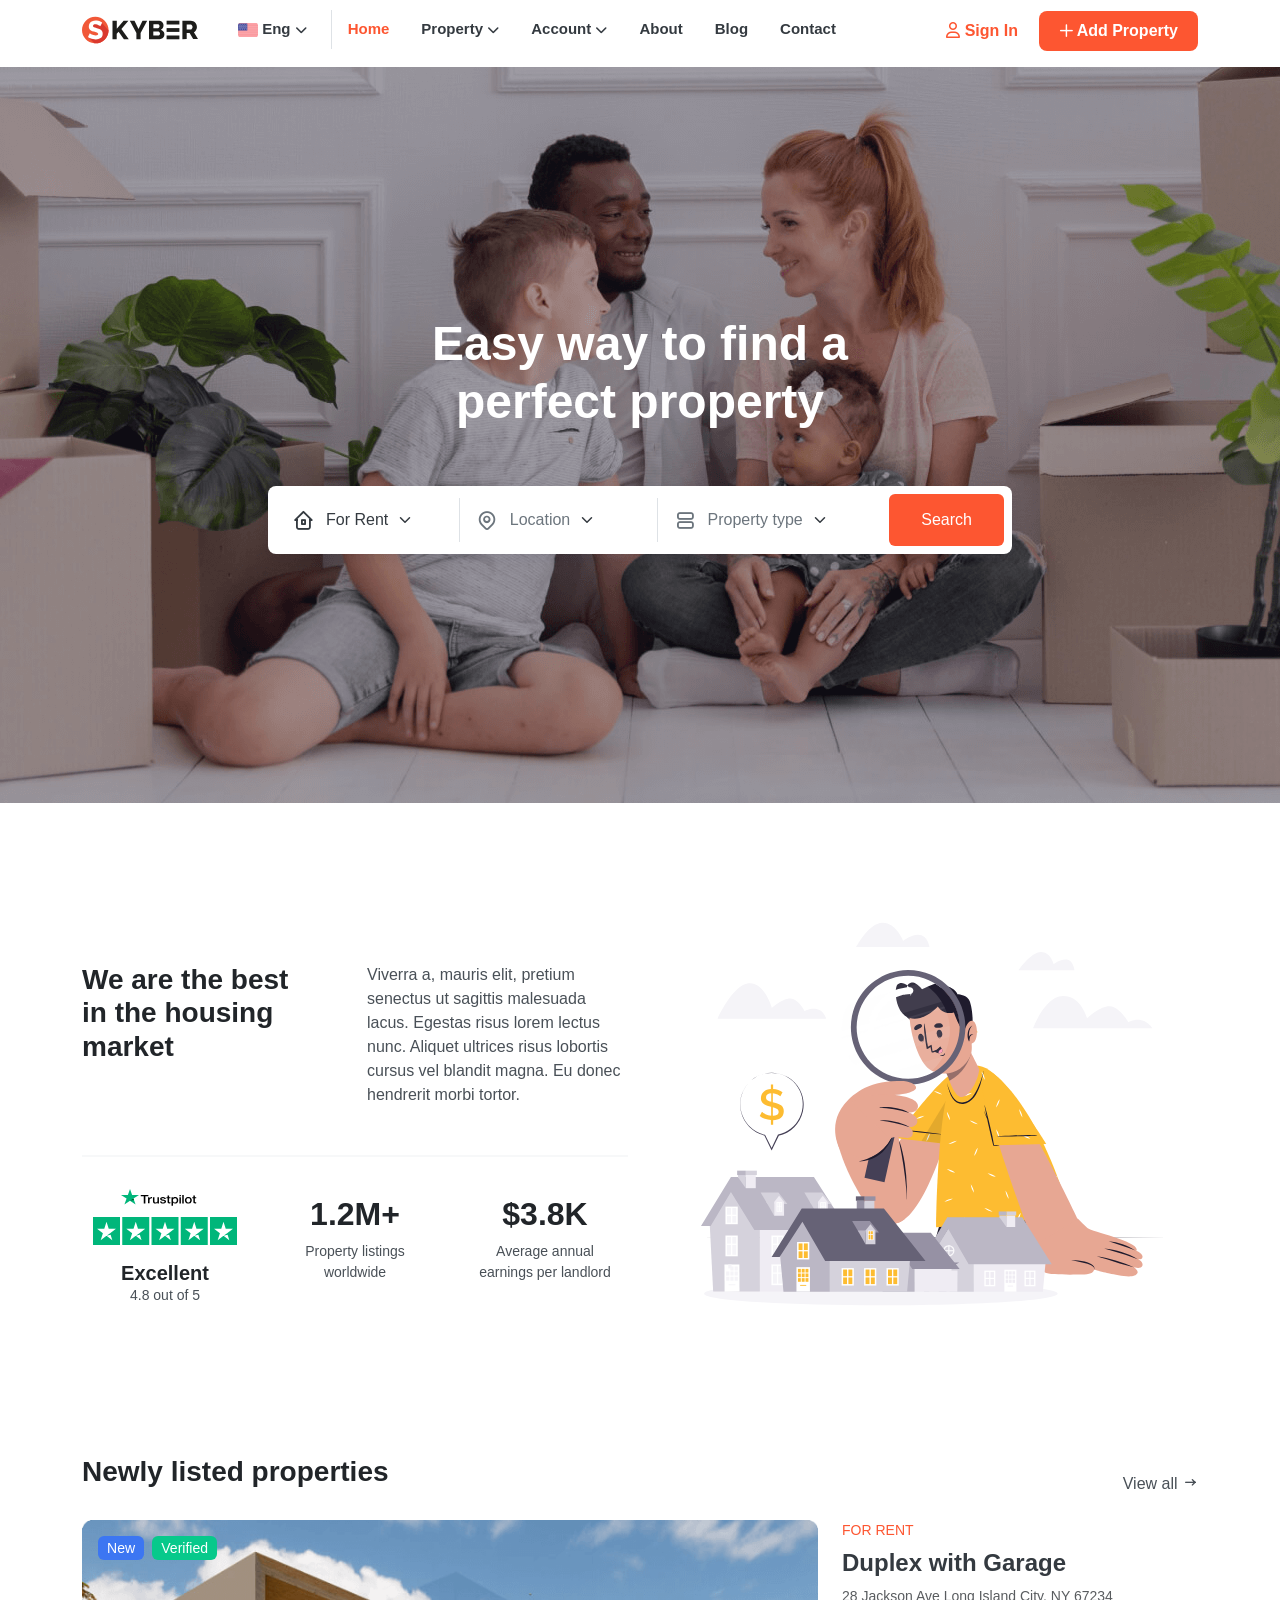
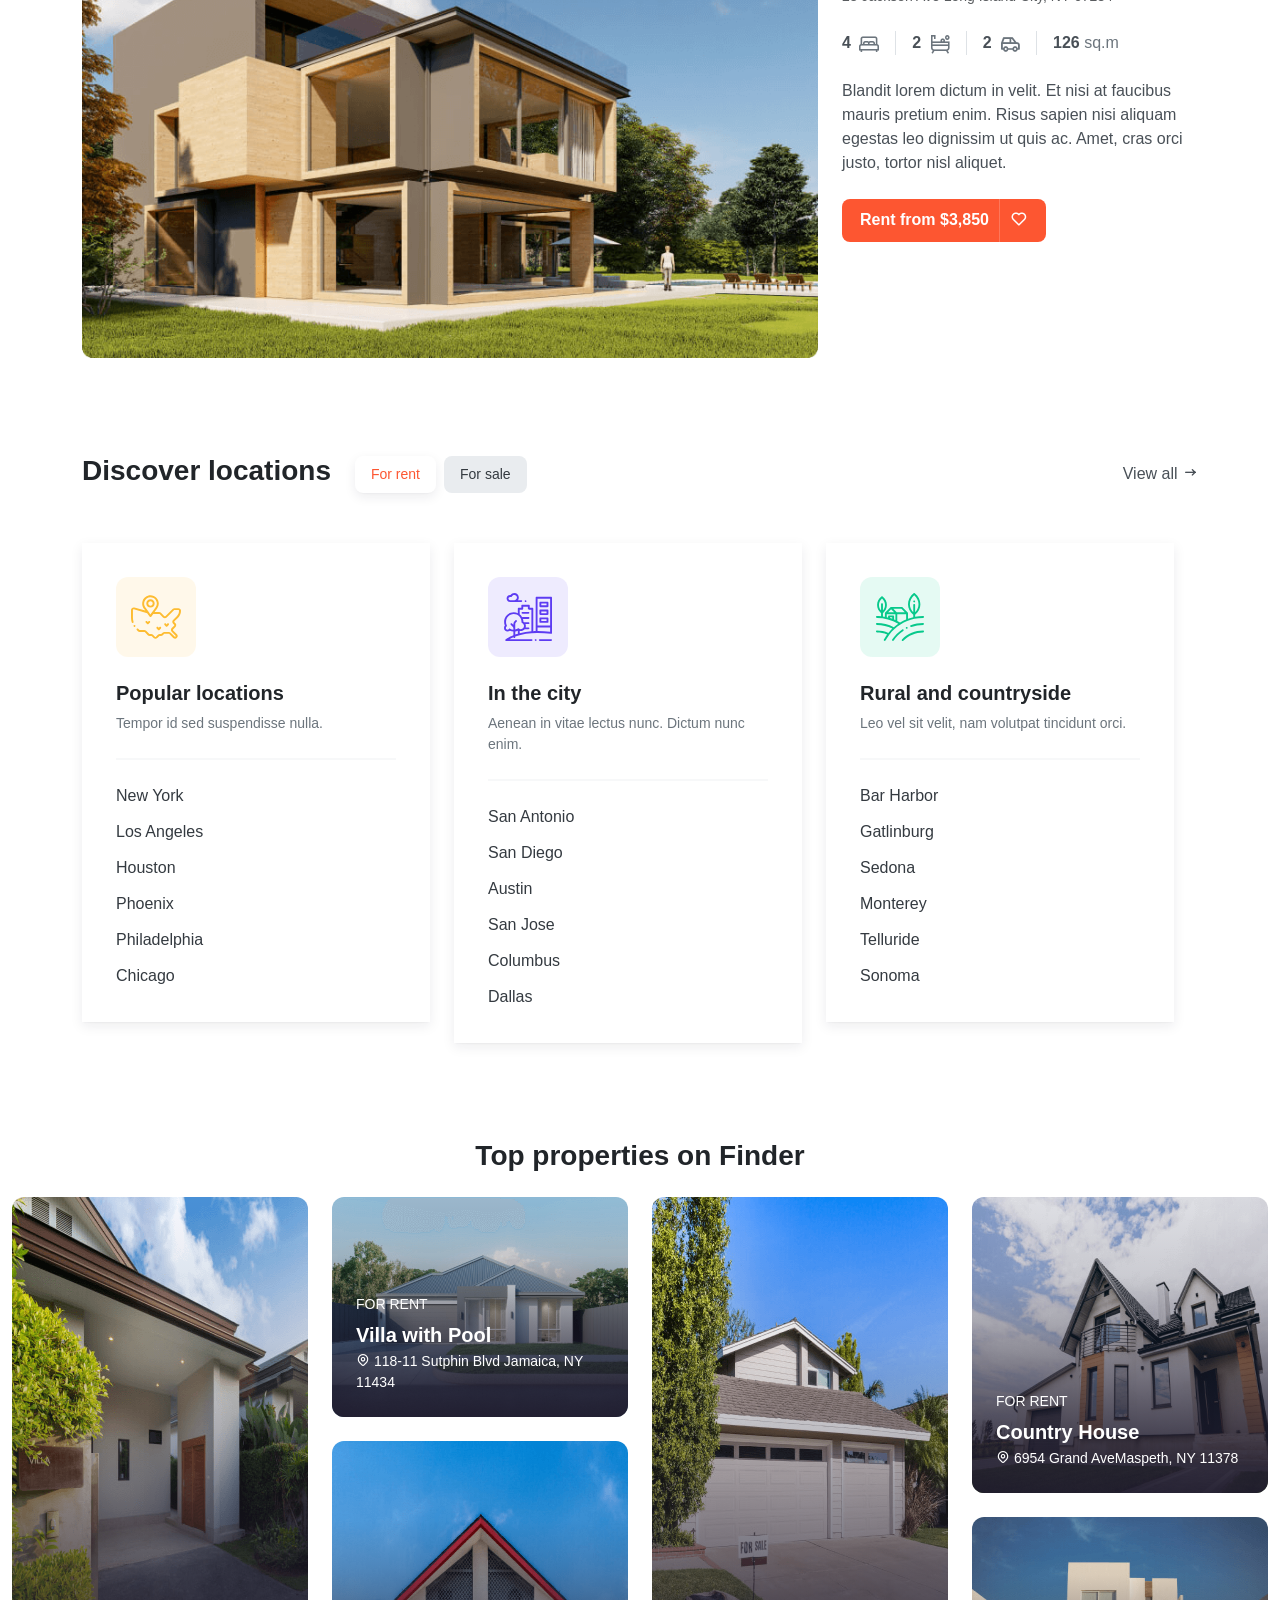
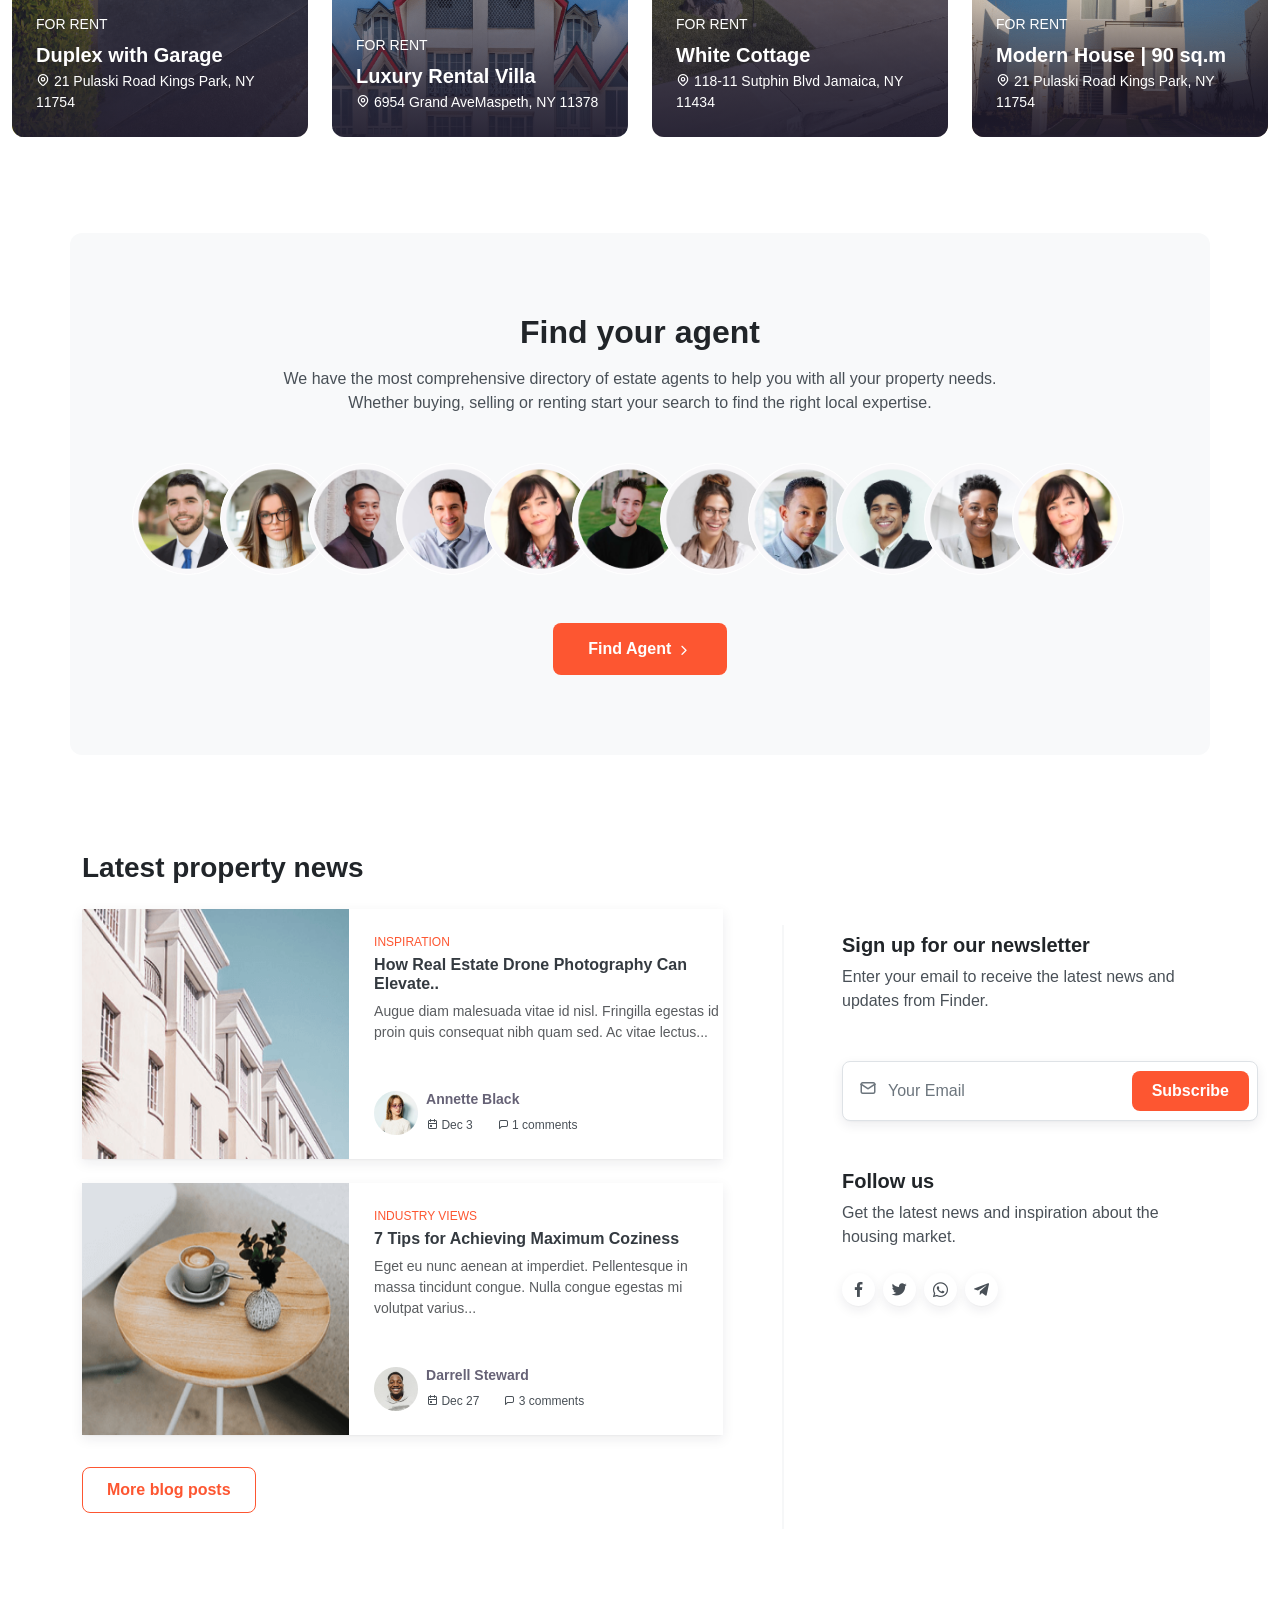
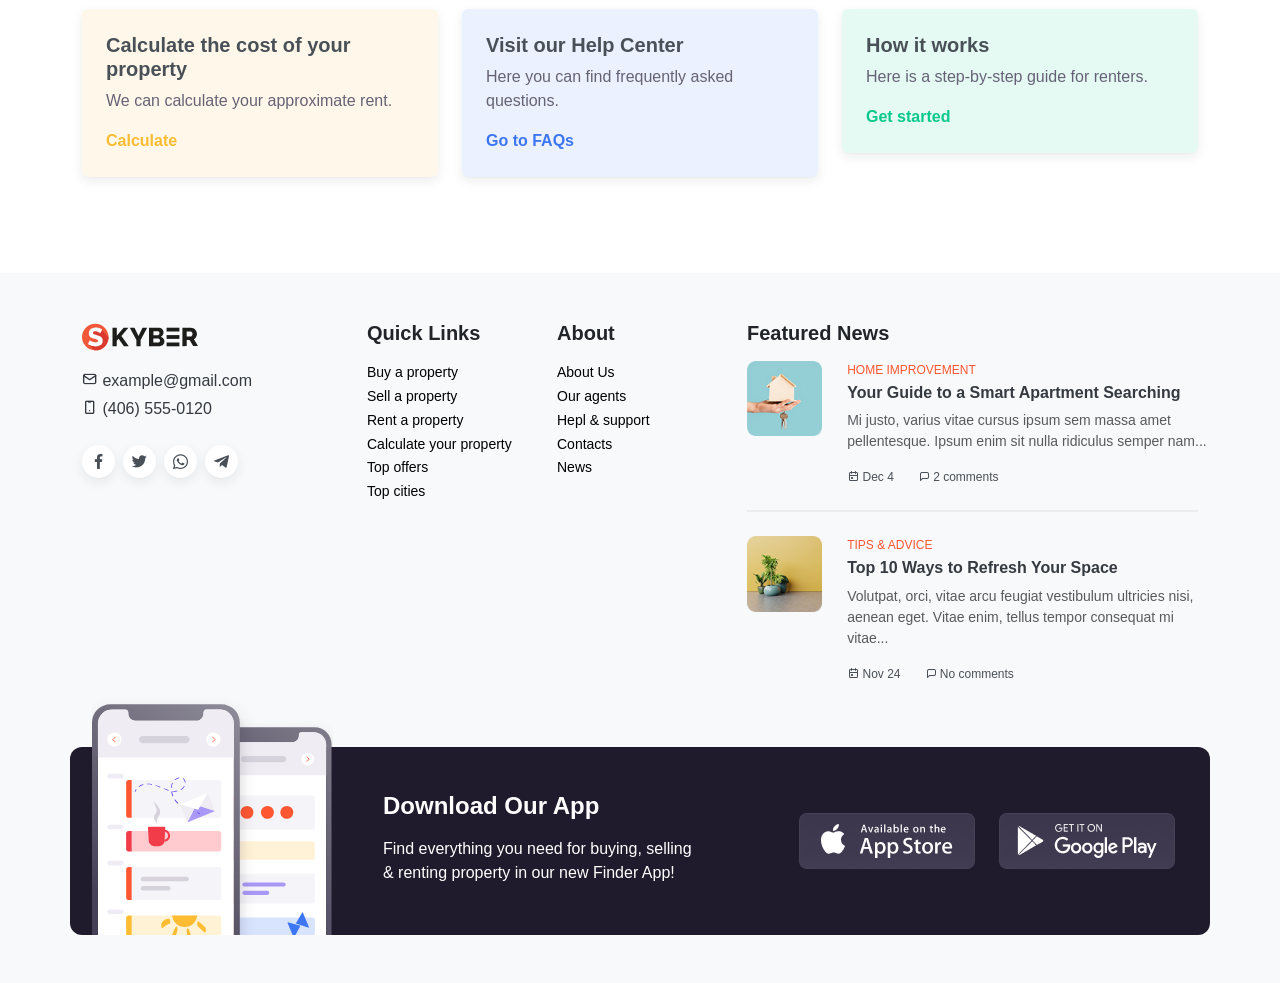
<file: index.html>
<!DOCTYPE html>
<html lang="en">
  <head>
    <meta charset="UTF-8" />
    <meta http-equiv="X-UA-Compatible" content="IE=edge" />
    <meta name="viewport" content="width=device-width, initial-scale=1.0" />
    <!-- Favicon -->
    <link rel="shortcut icon" href="./images/logo.png" type="image/x-icon" />
    <!-- Google Fonts -->
    <link rel="preconnect" href="https://fonts.googleapis.com" />
    <link rel="preconnect" href="https://fonts.gstatic.com" crossorigin />
    <link
      href="https://fonts.googleapis.com/css2?family=Poppins:wght@100;200;300;400;500;600;700;800&display=swap"
      rel="stylesheet"
    />
    <!-- Fontawesome CSS -->
    <link
      rel="stylesheet"
      href="https://cdnjs.cloudflare.com/ajax/libs/font-awesome/6.1.1/css/all.min.css"
      integrity="sha512-KfkfwYDsLkIlwQp6LFnl8zNdLGxu9YAA1QvwINks4PhcElQSvqcyVLLD9aMhXd13uQjoXtEKNosOWaZqXgel0g=="
      crossorigin="anonymous"
      referrerpolicy="no-referrer"
    />
    <!-- Custom icons -->
    <link rel="stylesheet" href="./assets/icons.css" />
    <!-- Bootstrap CSS only -->
    <link
      href="https://cdn.jsdelivr.net/npm/bootstrap@5.2.1/dist/css/bootstrap.min.css"
      rel="stylesheet"
      integrity="sha384-iYQeCzEYFbKjA/T2uDLTpkwGzCiq6soy8tYaI1GyVh/UjpbCx/TYkiZhlZB6+fzT"
      crossorigin="anonymous"
    />

    <!-- custom css -->
    <link rel="stylesheet" href="./css/style.css" />
    <title>Home - Real Estate Website</title>
  </head>

  <body>
    <!-- Navbar Start -->
    <header class="header-area">
      <nav class="navbar navbar-expand-lg custom-header">
        <div class="container">
          <a class="navbar-brand" href="./index.html"
            ><img
              src="./assets/images/logo-finder.svg"
              class="img-fluid"
              alt="Logo"
          /></a>
          <button
            class="navbar-toggler"
            type="button"
            data-bs-toggle="collapse"
            data-bs-target="#navbarSupportedContent"
            aria-controls="navbarSupportedContent"
            aria-expanded="false"
            aria-label="Toggle navigation"
          >
            <span class="navbar-toggler-icon"></span>
          </button>

          <div class="collapse navbar-collapse" id="navbarSupportedContent">
            <!-- Left Side Menu -->
            <ul class="navbar-nav me-auto mb-2 mb-lg-0 custom-menu">
              <!-- Language Change Menu -->
              <li class="nav-item dropdown px-3 menu-language">
                <a
                  class="nav-link dropdown-toggle"
                  href="#"
                  role="button"
                  data-bs-toggle="dropdown"
                  aria-expanded="false"
                >
                  <img
                    src="./assets/images/icons/united-states 1.svg"
                    class="img-fluid"
                    alt="United State Flag"
                  />
                  Eng
                </a>
                <ul class="dropdown-menu">
                  <li class="nav-item">
                    <a class="dropdown-item" href="#">BN</a>
                  </li>
                  <li class="nav-item">
                    <a class="dropdown-item" href="#">ES</a>
                  </li>
                  <li class="nav-item">
                    <a class="dropdown-item" href="#">AR</a>
                  </li>
                </ul>
              </li>

              <!-- Home menu item -->
              <li class="nav-item dropdown px-2">
                <a class="nav-link active" href="./index.html">Home</a>
              </li>

              <!-- Catalog menu items -->
              <li class="nav-item dropdown px-2">
                <a
                  class="nav-link dropdown-toggle"
                  href="#"
                  role="button"
                  data-bs-toggle="dropdown"
                  aria-expanded="false"
                >
                  Property
                </a>
                <ul class="dropdown-menu">
                  <li class="nav-item">
                    <a class="dropdown-item" href="./property-for-rent.html"
                      >Property for Rent</a
                    >
                  </li>
                  <li class="nav-item">
                    <a class="dropdown-item" href="./property-for-sale.html"
                      >Property for Sell</a
                    >
                  </li>
                </ul>
              </li>

              <!-- Account menu item -->
              <li class="nav-item dropdown px-2">
                <a
                  class="nav-link dropdown-toggle"
                  href="#"
                  role="button"
                  data-bs-toggle="dropdown"
                  aria-expanded="false"
                >
                  Account
                </a>
                <ul class="dropdown-menu">
                  <li class="nav-item">
                    <a class="dropdown-item" href="./personal-info.html"
                      >Personal Info</a
                    >
                  </li>
                  <li class="nav-item">
                    <a class="dropdown-item" href="./security.html">Security</a>
                  </li>
                  <li class="nav-item">
                    <a class="dropdown-item" href="./my-properties.html"
                      >My Properties</a
                    >
                  </li>
                  <li class="nav-item">
                    <a class="dropdown-item" href="./wishlist.html">Wishlist</a>
                  </li>
                  <li class="nav-item">
                    <a class="dropdown-item" href="./ac-reviews.html"
                      >Reviews</a
                    >
                  </li>
                  <li class="nav-item">
                    <a class="dropdown-item" href="./notifications.html"
                      >Notifications</a
                    >
                  </li>
                </ul>
              </li>

              <li class="nav-item dropdown px-2">
                <a class="nav-link" href="./about.html">About</a>
              </li>

              <li class="nav-item dropdown px-2">
                <a class="nav-link" href="./blog.html">Blog</a>
              </li>

              <li class="nav-item dropdown px-2">
                <a class="nav-link" href="./contact.html">Contact</a>
              </li>
            </ul>

            <!-- Right Sign button & Modal -->
            <div class="navbar-rightside">
              <button
                type="button"
                class="btn sign-in-btn"
                data-bs-toggle="modal"
                data-bs-target="#sign-in-Modal"
              >
                <i class="fa-regular fa-user"></i> Sign In
              </button>

              <!-- SIGN IN MODAL START -->
              <div
                class="modal fade"
                id="sign-in-Modal"
                tabindex="-1"
                aria-labelledby="sign-in-ModalLabel"
                aria-hidden="true"
              >
                <div class="modal-dialog modal-dialog-centered">
                  <div class="modal-content">
                    <!-- start -->
                    <div class="modal-body px-0 py-0">
                      <button
                        class="btn-close position-absolute top-0 end-0 mt-3 me-3"
                        type="button"
                        data-bs-dismiss="modal"
                      ></button>

                      <!-- contents -->
                      <div class="row sign-in-modal mx-0 align-items-center">
                        <!-- left side -->
                        <div class="col-md-6 p-3 p-lg-5 border-right">
                          <div class="left-contents">
                            <h2 class="modal-title mb-4 mb-sm-5">
                              Hey there!<br />Welcome back.
                            </h2>
                            <img
                              class="d-block mx-auto"
                              src="./assets/images/sign-in-illustration.svg"
                              width="344"
                              alt="Illustartion"
                            />
                            <div class="dont-have mt-4">
                              Don't have an account?
                              <a
                                href="#signup-Modal"
                                data-bs-toggle="modal"
                                data-bs-dismiss="modal"
                                >Sign up here</a
                              >
                            </div>
                          </div>
                        </div>

                        <!-- right side -->
                        <div class="col-md-6 px-4 p-3 p-lg-5">
                          <div class="right-contents">
                            <button
                              class="btn btn-outline-info mb-3 w-100"
                              href="#"
                            >
                              <i class="icon-google me-1"></i>Sign in with
                              Google
                            </button>
                            <button
                              class="btn btn-outline-info mb-3 w-100"
                              href="#"
                            >
                              <i class="icon-Facebook-white-bg me-1"></i>Sign in
                              with Facebook
                            </button>

                            <div class="d-flex align-items-center py-2 mb-1">
                              <hr class="w-100" />
                              <p class="or px-3">Or</p>
                              <hr class="w-100" />
                            </div>

                            <form class="sign-in-form">
                              <div class="mb-4">
                                <label
                                  class="form-label mb-2"
                                  for="signin-email"
                                  >Email address</label
                                >
                                <input
                                  class="form-control"
                                  type="email"
                                  id="signin-email"
                                  placeholder="Enter your email"
                                  required=""
                                />
                              </div>

                              <div class="mb-4">
                                <div
                                  class="d-flex align-items-center justify-content-between mb-0"
                                >
                                  <label
                                    class="form-label mb-2"
                                    for="signin-password"
                                    >Password</label
                                  >
                                  <a class="forgot-pass" href="#"
                                    >Forgot password?</a
                                  >
                                </div>

                                <div
                                  class="form-input-icon d-flex align-items-center"
                                >
                                  <input
                                    class="form-control custom-form-control"
                                    type="password"
                                    id="signin-password"
                                    placeholder="Enter password"
                                    required=""
                                  />
                                  <i class="icon-off"></i>
                                </div>
                              </div>

                              <button
                                class="btn btn-primary btn-lg w-100"
                                type="submit"
                              >
                                Sign in
                              </button>
                            </form>
                          </div>
                        </div>
                        <!-- end row -->
                      </div>
                    </div>
                    <!-- end -->
                  </div>
                </div>
              </div>
              <!-- SIGN IN MODAL END -->

              <!-- SIGN UP MODAL START -->
              <div
                class="modal fade"
                id="signup-Modal"
                tabindex="-1"
                aria-labelledby="signup-ModalLabel"
                aria-hidden="true"
              >
                <div class="modal-dialog modal-dialog-centered">
                  <div class="modal-content">
                    <!-- start -->
                    <div class="modal-body px-0 py-0">
                      <button
                        class="btn-close position-absolute top-0 end-0 mt-3 me-3"
                        type="button"
                        data-bs-dismiss="modal"
                      ></button>

                      <!-- contents -->
                      <div class="row signup-modal mx-0 align-items-center">
                        <!-- left side -->
                        <div class="col-md-6 p-3 p-lg-5 border-right">
                          <div class="left-contents">
                            <h2 class="modal-title mb-4 mb-sm-5">
                              Join Finder.<br />
                              premium benefits:
                            </h2>

                            <ul class="left-list list-unstyled mb-4">
                              <li class="d-flex mb-2">
                                <i
                                  class="icon-circle text-primary mt-1 me-2"
                                ></i
                                ><span>Add and promote your listings</span>
                              </li>
                              <li class="d-flex mb-2">
                                <i
                                  class="icon-circle text-primary mt-1 me-2"
                                ></i
                                ><span>Easily manage your wishlist</span>
                              </li>
                              <li class="d-flex mb-0">
                                <i
                                  class="icon-circle text-primary mt-1 me-2"
                                ></i
                                ><span>Leave reviews</span>
                              </li>
                            </ul>

                            <img
                              class="d-block mx-auto"
                              src="./assets/images/sign-up-illustration.svg"
                              width="344"
                              alt="Illustartion"
                            />

                            <div class="dont-have mt-4">
                              Already have an account?
                              <a
                                href="#sign-in-Modal"
                                data-bs-toggle="modal"
                                data-bs-dismiss="modal"
                                >Sign In</a
                              >
                            </div>
                          </div>
                        </div>

                        <!-- right side -->
                        <div class="col-md-6 px-4 p-3 p-lg-5">
                          <div class="right-contents">
                            <button
                              class="btn btn-outline-info mb-3 w-100"
                              href="#"
                            >
                              <i class="icon-google me-1"></i>Sign in with
                              Google
                            </button>
                            <button
                              class="btn btn-outline-info mb-3 w-100"
                              href="#"
                            >
                              <i class="icon-Facebook-white-bg me-1"></i>Sign in
                              with Facebook
                            </button>

                            <div class="d-flex align-items-center py-2 mb-0">
                              <hr class="w-100" />
                              <p class="or px-3">Or</p>
                              <hr class="w-100" />
                            </div>

                            <form class="signup-form" novalidate="">
                              <div class="mb-2">
                                <label class="form-label" for="signup-name"
                                  >Full Name</label
                                >
                                <input
                                  class="form-control"
                                  type="text"
                                  id="signup-name"
                                  placeholder="Enter your full name"
                                  required=""
                                />
                              </div>

                              <div class="mb-2">
                                <label class="form-label" for="signup-email"
                                  >Email Address</label
                                >
                                <input
                                  class="form-control"
                                  type="email"
                                  id="signup-email"
                                  placeholder="Enter your email"
                                  required=""
                                />
                              </div>

                              <div class="mb-2">
                                <label class="form-label" for="signup-password"
                                  >Password
                                  <span class="text-muted"
                                    >(min. 8 char)</span
                                  ></label
                                >

                                <div
                                  class="form-input-icon d-flex align-items-center"
                                >
                                  <input
                                    class="form-control custom-form-control"
                                    type="password"
                                    id="signup-password"
                                    required=""
                                  />
                                  <i class="icon-off"></i>
                                </div>
                              </div>

                              <div class="mb-3">
                                <label
                                  class="form-label"
                                  for="signup-confirm-password"
                                  >Confirm Password
                                </label>

                                <div
                                  class="form-input-icon d-flex align-items-center"
                                >
                                  <input
                                    class="form-control custom-form-control"
                                    type="password"
                                    id="signup-confirm-password"
                                    required=""
                                  />
                                  <i class="icon-off"></i>
                                </div>
                              </div>

                              <div class="form-check mb-4">
                                <input
                                  class="form-check-input"
                                  type="checkbox"
                                  id="agree-to-terms"
                                  required=""
                                />
                                <label
                                  class="form-check-label"
                                  for="agree-to-terms"
                                  >By joining, I agree to the
                                  <a href="#">Terms of use</a> and
                                  <a href="#">Privacy policy</a></label
                                >
                              </div>
                              <button
                                class="btn btn-primary btn-lg w-100"
                                type="submit"
                              >
                                Sign up
                              </button>
                            </form>
                          </div>
                        </div>
                        <!-- end row -->
                      </div>
                    </div>
                    <!-- end -->
                  </div>
                </div>
              </div>
              <!-- SIGN UP MODAL END -->

              <a
                class="btn btn-primary custom-btn flex-shrink-0"
                href="./add-property.html"
              >
                <i class="fa-regular fa-plus"></i> Add Property
              </a>
            </div>
          </div>
        </div>
      </nav>
    </header>
    <!-- Navbar End -->

    <!-- Hero/Banner Section Start -->
    <section class="hero-area-v2 mt-2">
      <div class="color-overlay"></div>
      <div class="container">
        <div class="row">
          <div
            class="banner-content-v2 d-flex flex-column justify-content-center align-items-center"
          >
            <h2 class="col-lg-6 col-md-8 text-center">
              Easy way to find a perfect property
            </h2>

            <!-- Start Form -->
            <div class="col-md-8 col-sm-12 mt-5 filter-area-v2">
              <form
                action=""
                class="search-location-v2 d-flex align-items-center justify-content-between bg-white p-2"
              >
                <!-- Single Rent Field -->
                <div class="d-flex align-items-center rent-wrapper-v2 ps-3">
                  <i class="icon-home"></i>
                  <select class="form-select border-0">
                    <option selected>For Rent</option>
                    <option value="1">One</option>
                    <option value="2">Two</option>
                    <option value="3">Three</option>
                  </select>
                </div>

                <!-- Single Field -->
                <div class="d-flex align-items-center rent-wrapper-v2 px-3">
                  <i class="icon-pin"></i>
                  <select class="form-select border-0">
                    <option selected>Location</option>
                    <option value="1">One</option>
                    <option value="2">Two</option>
                    <option value="3">Three</option>
                  </select>
                </div>

                <!-- Single Field -->
                <div class="d-flex align-items-center rent-wrapper-v2 px-3">
                  <i class="icon-list"></i>
                  <select class="form-select border-0">
                    <option selected>Property type</option>
                    <option value="1">One</option>
                    <option value="2">Two</option>
                    <option value="3">Three</option>
                  </select>
                </div>

                <!-- Single Button -->
                <div class="bg-white search-location-btn">
                  <button class="btn btn-primary search-btn-v2">Search</button>
                </div>
              </form>
            </div>
            <!-- End Form -->
          </div>
        </div>
      </div>
    </section>
    <!-- Hero/Banner Section End -->

    <!-- About Section START -->
    <section class="about-v2 py-5 mt-5">
      <div class="container">
        <div class="row">
          <!-- left side -->
          <div class="col-lg-6 col-md-7 about-left-contents">
            <!-- top contents -->
            <div class="row py-3 mt-5">
              <div class="col-md-6">
                <h4 class="heading-title">
                  We are the best in the housing market
                </h4>
              </div>
              <div class="col-lg-6">
                <p class="about-description-v2">
                  Viverra a, mauris elit, pretium senectus ut sagittis malesuada
                  lacus. Egestas risus lorem lectus nunc. Aliquet ultrices risus
                  lobortis cursus vel blandit magna. Eu donec hendrerit morbi
                  tortor.
                </p>
              </div>
            </div>

            <hr class="about-divider-v2" />

            <!-- bottom contents -->
            <div
              class="row about-statistics-v2 py-3 align-items-center gy-4 gy-lg-0"
            >
              <div class="col-md-4">
                <div class="trustpilot-info text-center">
                  <img
                    src="./assets/images/home-v2/trustpilot.svg"
                    class="img-fluid"
                    alt="TrustPilot Logo"
                  />
                  <h4 class="m-0 pt-3">Excellent</h4>
                  <p class="m-0">4.8 out of 5</p>
                </div>
              </div>

              <div class="col-md-4">
                <div class="property-listings text-center">
                  <h2>1.2M+</h2>
                  <p>
                    Property listings <br />
                    worldwide
                  </p>
                </div>
              </div>

              <div class="col-md-4">
                <div class="annual-earning text-center">
                  <h2>$3.8K</h2>
                  <p>
                    Average annual <br />
                    earnings per landlord
                  </p>
                </div>
              </div>
            </div>
          </div>

          <!-- right side -->
          <div class="col-lg-6 col-md-5 about-illustration-v2 text-end">
            <img
              src="./assets/images/home-v2/best-housing-market.svg"
              class="img-fluid d-none d-md-inline"
              alt="TrustPilot Logo"
            />
          </div>
        </div>
      </div>
    </section>
    <!-- About Section END -->

    <!-- Newly listed properties Section START -->
    <section class="py-5">
      <div class="container">
        <div class="row property-v2 gy-4 gy-lg-0">
          <div
            class="heading d-flex justify-content-between align-items-center mb-2"
          >
            <h2 class="heading-title pb-3">Newly listed properties</h2>

            <a href="#"
              ><span>View all</span> <i class="icon-long-right"></i
            ></a>
          </div>

          <!-- left side Image -->
          <div class="col-lg-8">
            <div class="position-relative newly-listed-property-img-v2">
              <img
                src="./assets/images/home-v2/newly-listed-properties.png"
                class="img-fluid"
                alt="TrustPilot Logo"
              />

              <!-- Badge -->
              <div
                class="position-absolute top-0 left-0 p-3 badges d-flex gap-2"
              >
                <span class="d-table badge bg-info">New</span>
                <span class="d-table badge bg-success">Verified</span>
              </div>
            </div>
          </div>

          <!-- Right Side Info -->
          <div class="col-lg-4">
            <p class="property-type mb-2">FOR RENT</p>
            <h5 class="card-title m-0 property-feature">Duplex with Garage</h5>
            <p class="my-2 text-muted property-address">
              28 Jackson Ave Long Island City, NY 67234
            </p>

            <div class="d-flex property-details align-items-center my-4">
              <p class="mb-0 pe-3">
                4 <i class="icon-bed ms-1 align-middle"></i>
              </p>
              <p class="mb-0 px-3">
                2 <i class="icon-bath ms-1 align-middle"></i>
              </p>
              <p class="mb-0 px-3">
                2 <i class="icon-car ms-1 align-middle"></i>
              </p>
              <p class="mb-0 px-3">126 <span>sq.m</span></p>
            </div>

            <p class="property-info mb-4">
              Blandit lorem dictum in velit. Et nisi at faucibus mauris pretium
              enim. Risus sapien nisi aliquam egestas leo dignissim ut quis ac.
              Amet, cras orci justo, tortor nisl aliquet.
            </p>

            <!-- Button -->
            <div class="newly-property-button d-flex">
              <button class="btn btn-primary property-btn">
                Rent from $3,850
              </button>
              <button class="btn btn-primary heart-icon-btn">
                <i class="icon-heart-default"></i>
              </button>
            </div>
          </div>
        </div>
      </div>
    </section>
    <!-- Newly listed properties Section END -->

    <!-- Discover Locations Section START -->
    <section class="discover-locations py-5">
      <div class="container">
        <div class="row gy-4 gy-lg-0">
          <!-- Start Heading -->
          <div
            class="heading d-flex justify-content-between align-items-center mb-0 mb-lg-5 flex-lg-row flex-column"
          >
            <div
              class="heading d-flex justify-content-start align-items-center gap-4 flex-lg-row flex-column"
            >
              <h2 class="heading-title">Discover locations</h2>
              <div class="added-today-btns d-flex gap-2">
                <button class="tab-btn tab-btn-active">For rent</button>
                <button class="tab-btn">For sale</button>
              </div>
            </div>

            <a href="#" class="section-view-all mt-3 mt-lg-0"
              ><span>View all</span> <i class="icon-long-right"></i
            ></a>
          </div>

          <div class="row gy-4 gy-lg-0">
            <!-- Single Location -->
            <div class="col-lg-4 col-md-6">
              <div class="discover-location">
                <img
                  src="./assets/images/home-v2/popular-location.svg"
                  class="img-fluid"
                  alt="Popular Location"
                />

                <h4 class="mt-4">Popular locations</h4>
                <p>Tempor id sed suspendisse nulla.</p>

                <hr class="custom-hr my-4" />

                <div class="discover-location-list">
                  <ul class="nav flex-column mb-0">
                    <li class="nav-item mb-2 pb-1">
                      <a class="nav-link p-0" href="#">New York</a>
                    </li>
                    <li class="nav-item mb-2 pb-1">
                      <a class="nav-link p-0" href="#">Los Angeles</a>
                    </li>
                    <li class="nav-item mb-2 pb-1">
                      <a class="nav-link p-0" href="#">Houston</a>
                    </li>
                    <li class="nav-item mb-2 pb-1">
                      <a class="nav-link p-0" href="#">Phoenix</a>
                    </li>
                    <li class="nav-item mb-2 pb-1">
                      <a class="nav-link p-0" href="#">Philadelphia</a>
                    </li>
                    <li class="nav-item">
                      <a class="nav-link p-0 fw-normal" href="#">Chicago</a>
                    </li>
                  </ul>
                </div>
              </div>
            </div>

            <!-- Single Location -->
            <div class="col-lg-4 col-md-6">
              <div class="discover-location">
                <img
                  src="./assets/images/home-v2/in-the-city.svg"
                  class="img-fluid"
                  alt="In the City Location"
                />

                <h4 class="mt-4">In the city</h4>
                <p>Aenean in vitae lectus nunc. Dictum nunc enim.</p>

                <hr class="custom-hr my-4" />

                <div class="discover-location-list">
                  <ul class="nav flex-column mb-0">
                    <li class="nav-item mb-2 pb-1">
                      <a class="nav-link p-0" href="#">San Antonio</a>
                    </li>
                    <li class="nav-item mb-2 pb-1">
                      <a class="nav-link p-0" href="#">San Diego</a>
                    </li>
                    <li class="nav-item mb-2 pb-1">
                      <a class="nav-link p-0" href="#">Austin</a>
                    </li>
                    <li class="nav-item mb-2 pb-1">
                      <a class="nav-link p-0" href="#">San Jose</a>
                    </li>
                    <li class="nav-item mb-2 pb-1">
                      <a class="nav-link p-0" href="#">Columbus</a>
                    </li>
                    <li class="nav-item">
                      <a class="nav-link p-0" href="#">Dallas</a>
                    </li>
                  </ul>
                </div>
              </div>
            </div>

            <!-- Single Location -->
            <div class="col-lg-4 col-md-6">
              <div class="discover-location">
                <img
                  src="./assets/images/home-v2/rural-countryside.svg"
                  class="img-fluid"
                  alt="Rural Location"
                />

                <h4 class="mt-4">Rural and countryside</h4>
                <p>Leo vel sit velit, nam volutpat tincidunt orci.</p>

                <hr class="custom-hr my-4" />

                <div class="discover-location-list">
                  <ul class="nav flex-column mb-0">
                    <li class="nav-item mb-2 pb-1">
                      <a class="nav-link p-0" href="#">Bar Harbor</a>
                    </li>
                    <li class="nav-item mb-2 pb-1">
                      <a class="nav-link p-0" href="#">Gatlinburg</a>
                    </li>
                    <li class="nav-item mb-2 pb-1">
                      <a class="nav-link p-0" href="#">Sedona</a>
                    </li>
                    <li class="nav-item mb-2 pb-1">
                      <a class="nav-link p-0" href="#">Monterey</a>
                    </li>
                    <li class="nav-item mb-2 pb-1">
                      <a class="nav-link p-0" href="#">Telluride</a>
                    </li>
                    <li class="nav-item">
                      <a class="nav-link p-0" href="#">Sonoma</a>
                    </li>
                  </ul>
                </div>
              </div>
            </div>
          </div>
          <!-- End Row -->
        </div>
      </div>
    </section>
    <!-- Added Today Section END -->

    <!-- Top properties on Finder Section START -->
    <section class="top-properties py-5">
      <div class="container-fluid">
        <div class="row gy-4 gy-lg-0">
          <h2 class="heading-title text-center mb-4">
            Top properties on Finder
          </h2>

          <!-- Single Card -->
          <div class="col-lg-3 col-md-6">
            <div
              class="added-today-service property-image-single overflow-hidden"
            >
              <div class="image-overlay"></div>
              <div class="overflow-hidden">
                <img
                  src="./assets/images/home-v2/top-properties-v2-01.png
                  "
                  class="img-cover"
                  alt="Apartment"
                />
              </div>

              <!-- Service Info -->
              <div
                class="property-details position-absolute bottom-0 left-0 p-4"
              >
                <p class="property-type mb-2">FOR RENT</p>
                <h5 class="property-feature card-title m-0">
                  Duplex with Garage
                </h5>
                <p class="property-address m-0 mt-1">
                  <i class="icon-pin"></i> 21 Pulaski Road Kings Park, NY 11754
                </p>
              </div>
            </div>
          </div>

          <!-- Single inner two Card -->
          <div
            class="col-lg-3 col-md-6 gap-4 d-flex flex-column justify-content-between"
          >
            <!-- inner single card -->
            <div class="col-12">
              <div
                class="added-today-service overflow-hidden property-img-second-col-top"
              >
                <div class="image-overlay"></div>
                <div class="overflow-hidden">
                  <img
                    src="./assets/images/home-v2/top-properties-v2-02.png
                  "
                    class="position-relative img-cover"
                    alt="Apartment"
                  />
                </div>

                <!-- Service Info -->
                <div
                  class="property-details position-absolute bottom-0 left-0 p-4"
                >
                  <p class="property-type mb-2">FOR RENT</p>
                  <h5 class="property-feature card-title m-0">
                    Villa with Pool
                  </h5>
                  <p class="property-address m-0 mt-1">
                    <i class="icon-pin"></i> 118-11 Sutphin Blvd Jamaica, NY
                    11434
                  </p>
                </div>
              </div>
            </div>

            <!-- inner single card -->
            <div class="col-12">
              <div
                class="added-today-service overflow-hidden property-img-second-col-bottom"
              >
                <div class="image-overlay"></div>
                <div class="overflow-hidden">
                  <img
                    src="./assets/images/home-v2/top-properties-v2-03.png
                  "
                    class="position-relative img-cover"
                    alt="Apartment"
                  />
                </div>

                <!-- Service Info -->
                <div
                  class="property-details position-absolute bottom-0 left-0 p-4"
                >
                  <p class="property-type mb-2">FOR RENT</p>
                  <h5 class="property-feature card-title m-0">
                    Luxury Rental Villa
                  </h5>
                  <p class="property-address m-0 mt-1">
                    <i class="icon-pin"></i> 6954 Grand AveMaspeth, NY 11378
                  </p>
                </div>
              </div>
            </div>
          </div>

          <!-- Single Card -->
          <div class="col-lg-3 col-md-6">
            <div
              class="added-today-service overflow-hidden property-image-single"
            >
              <div class="image-overlay"></div>
              <div class="overflow-hidden">
                <img
                  src="./assets/images/home-v2/top-properties-v2-04.png
                  "
                  class="position-relative img-cover"
                  alt="Apartment"
                />
              </div>

              <!-- Service Info -->
              <div
                class="property-details position-absolute bottom-0 left-0 p-4"
              >
                <p class="property-type mb-2">FOR RENT</p>
                <h5 class="property-feature card-title m-0">White Cottage</h5>
                <p class="property-address m-0 mt-1">
                  <i class="icon-pin"></i> 118-11 Sutphin Blvd Jamaica, NY 11434
                </p>
              </div>
            </div>
          </div>

          <!-- Single inner two Card -->
          <div
            class="col-lg-3 col-md-6 gap-4 d-flex flex-column justify-content-between"
          >
            <!-- inner single card -->
            <div class="col-12">
              <div
                class="added-today-service overflow-hidden property-img-second-col-bottom"
              >
                <div class="image-overlay"></div>
                <div class="overflow-hidden">
                  <img
                    src="./assets/images/home-v2/top-properties-v2-05.png
                  "
                    class="position-relative img-cover"
                    alt="Apartment"
                  />
                </div>

                <!-- Service Info -->
                <div
                  class="property-details position-absolute bottom-0 left-0 p-4"
                >
                  <p class="property-type mb-2">FOR RENT</p>
                  <h5 class="property-feature card-title m-0">Country House</h5>
                  <p class="property-address m-0 mt-1">
                    <i class="icon-pin"></i> 6954 Grand AveMaspeth, NY 11378
                  </p>
                </div>
              </div>
            </div>

            <!-- inner single card -->
            <div class="col-12">
              <div
                class="added-today-service overflow-hidden property-img-second-col-top"
              >
                <div class="image-overlay"></div>
                <div class="overflow-hidden">
                  <img
                    src="./assets/images/home-v2/top-properties-v2-06.png
                  "
                    class="position-relative img-cover"
                    alt="Apartment"
                  />
                </div>

                <!-- Service Info -->
                <div
                  class="property-details position-absolute bottom-0 left-0 p-4"
                >
                  <p class="property-type mb-2">FOR RENT</p>
                  <h5 class="property-feature card-title m-0">
                    Modern House | 90 sq.m
                  </h5>
                  <p class="property-address m-0 mt-1">
                    <i class="icon-pin"></i> 21 Pulaski Road Kings Park, NY
                    11754
                  </p>
                </div>
              </div>
            </div>
          </div>
        </div>
      </div>
    </section>
    <!-- Top properties on Finder Section END -->

    <!-- Find your agent Section START -->
    <section class="find-agent-area py-5">
      <div class="container">
        <div class="row find-agent">
          <h2 class="heading-title text-center mb-3">Find your agent</h2>
          <p class="agent-description text-center m-auto mb-md-5 mb-4">
            We have the most comprehensive directory of estate agents to help
            you with all your property needs. Whether buying, selling or renting
            start your search to find the right local expertise.
          </p>

          <div
            class="find-agent-pictures d-flex justify-content-center align-content-center flex-wrap mb-md-5 mb-4"
          >
            <div
              class="border border-1 border-white rounded-circle bg-white ms-n3"
            >
              <img
                class="rounded-circle"
                src="./assets/images/home-v2/find-agent-v2-1.png"
                width="110"
                alt="Agent Avatar"
              />
            </div>
            <div
              class="border border-1 border-white rounded-circle bg-white ms-n3"
            >
              <img
                class="rounded-circle"
                src="./assets/images/home-v2/find-agent-v2-2.png"
                width="110"
                alt="Agent Avatar"
              />
            </div>
            <div
              class="border border-1 border-white rounded-circle bg-white ms-n3"
            >
              <img
                class="rounded-circle"
                src="./assets/images/home-v2/find-agent-v2-3.png"
                width="110"
                alt="Agent Avatar"
              />
            </div>
            <div
              class="border border-1 border-white rounded-circle bg-white ms-n3"
            >
              <img
                class="rounded-circle"
                src="./assets/images/home-v2/find-agent-v2-4.png"
                width="110"
                alt="Agent Avatar"
              />
            </div>
            <div
              class="border border-1 border-white rounded-circle bg-white ms-n3"
            >
              <img
                class="rounded-circle"
                src="./assets/images/home-v2/find-agent-v2-5.png"
                width="110"
                alt="Agent Avatar"
              />
            </div>
            <div
              class="border border-1 border-white rounded-circle bg-white ms-n3"
            >
              <img
                class="rounded-circle"
                src="./assets/images/home-v2/find-agent-v2-6.png"
                width="110"
                alt="Agent Avatar"
              />
            </div>
            <div
              class="border border-1 border-white rounded-circle bg-white ms-n3"
            >
              <img
                class="rounded-circle"
                src="./assets/images/home-v2/find-agent-v2-7.png"
                width="110"
                alt="Agent Avatar"
              />
            </div>
            <div
              class="border border-1 border-white rounded-circle bg-white ms-n3"
            >
              <img
                class="rounded-circle"
                src="./assets/images/home-v2/find-agent-v2-8.png"
                width="110"
                alt="Agent Avatar"
              />
            </div>
            <div
              class="border border-1 border-white rounded-circle bg-white ms-n3"
            >
              <img
                class="rounded-circle"
                src="./assets/images/home-v2/find-agent-v2-9.png"
                width="110"
                alt="Agent Avatar"
              />
            </div>
            <div
              class="border border-1 border-white rounded-circle bg-white ms-n3"
            >
              <img
                class="rounded-circle"
                src="./assets/images/home-v2/find-agent-v2-10.png"
                width="110"
                alt="Agent Avatar"
              />
            </div>
            <div
              class="border border-1 border-white rounded-circle bg-white ms-n3"
            >
              <img
                class="rounded-circle"
                src="./assets/images/home-v2/find-agent-v2-5.png"
                width="110"
                alt="Agent Avatar"
              />
            </div>
          </div>

          <button class="btn btn-primary agent-btn text-center m-auto">
            Find Agent <i class="icon-single-right align-middle"></i>
          </button>
        </div>
      </div>
    </section>
    <!-- Find your agent Section END -->

    <!-- Latest property news Section START -->
    <section class="latest-property-news-v2 py-5">
      <div class="container">
        <div class="row">
          <h2 class="heading-title mb-4">Latest property news</h2>

          <!-- left side -->
          <div class="col-lg-7 col-12">
            <!-- Single News -->
            <div
              class="featured-news col-12 mb-4 d-flex justify-content-between"
            >
              <div class="featured-news-img col-5">
                <img
                  src="./assets/images/home-v2/latest-property-news-v2-1.png"
                  class="img-fluid"
                  alt="Featured News"
                />
              </div>

              <div class="featured-news-info col-7 pe-4">
                <p class="m-0 mb-1 mt-4 p-0">INSPIRATION</p>
                <h3>How Real Estate Drone Photography Can Elevate..</h3>
                <p class="text-muted news-description m-0 mb-3">
                  Augue diam malesuada vitae id nisl. Fringilla egestas id proin
                  quis consequat nibh quam sed. Ac vitae lectus...
                </p>

                <div
                  class="news-author-info d-flex align-content-center gap-2 mt-md-5 mt-2 mb-4"
                >
                  <div class="author-img">
                    <img
                      src="./assets/images/home-v2/news-author-pic-2.png"
                      class="img-fluid"
                      alt="News Author"
                    />
                  </div>

                  <div class="author-info">
                    <h4>Annette Black</h4>
                    <div class="news-date d-flex gap-4 m-0 p-0">
                      <p class="m-0 p-0"><i class="icon-date"></i> Dec 3</p>
                      <p class="m-0 p-0">
                        <i class="icon-left"></i> 1 comments
                      </p>
                    </div>
                  </div>
                </div>
              </div>
            </div>

            <!-- Single News -->
            <div
              class="featured-news col-12 mb-4 d-flex justify-content-between"
            >
              <div class="featured-news-img col-5">
                <img
                  src="./assets/images/home-v2/latest-property-news-v2-2.png"
                  class="img-fluid"
                  alt="Featured News"
                />
              </div>

              <div class="featured-news-info col-7 pe-4">
                <p class="m-0 mb-1 mt-4 p-0">INDUSTRY VIEWS</p>
                <h3>7 Tips for Achieving Maximum Coziness</h3>
                <p class="text-muted news-description m-0 mb-3">
                  Eget eu nunc aenean at imperdiet. Pellentesque in massa
                  tincidunt congue. Nulla congue egestas mi volutpat varius...
                </p>

                <div
                  class="news-author-info d-flex align-content-center gap-2 mt-md-5 mt-2 mb-4"
                >
                  <div class="author-img">
                    <img
                      src="./assets/images/home-v2/news-author-pic-1.png"
                      class="img-fluid"
                      alt="News Author"
                    />
                  </div>

                  <div class="author-info">
                    <h4>Darrell Steward</h4>
                    <div class="news-date d-flex gap-4 m-0 p-0">
                      <p class="m-0 p-0"><i class="icon-date"></i> Dec 27</p>
                      <p class="m-0 p-0">
                        <i class="icon-left"></i> 3 comments
                      </p>
                    </div>
                  </div>
                </div>
              </div>
            </div>

            <div class="pt-2">
              <a class="btn btn-primary-outline" href="real-estate-blog.html"
                >More blog posts</a
              >
            </div>
          </div>

          <div class="col-1 d-lg-block d-none">
            <hr class="hr-vertical mx-auto" />
          </div>

          <!-- Right Side -->
          <div class="col-lg-4 col-md-6 mt-4 mt-md-0">
            <div class="sign-up-form">
              <h4 class="mt-4">Sign up for our newsletter</h4>
              <p>
                Enter your email to receive the latest news and updates from
                Finder.
              </p>

              <div class="subscribe-form-v2 my-5">
                <form
                  class="form-group mx-auto d-flex justify-content-between align-items-center p-2"
                >
                  <div
                    class="input-group d-flex justify-content-center align-items-center"
                  >
                    <span class=""><i class="icon-mail ps-2"></i></span>
                    <input
                      class="form-control border-0"
                      type="email"
                      placeholder="Your Email"
                    />
                  </div>

                  <button class="btn btn-primary custom-btn" type="button">
                    Subscribe
                  </button>
                </form>
              </div>

              <h4>Follow us</h4>
              <p>
                Get the latest news and inspiration about the housing market.
              </p>

              <div class="custom-social-icons d-flex gap-2 mt-4">
                <i class="icon-Facebook-white-bg rounded-circle"></i>
                <i class="icon-twitter rounded-circle"></i>
                <i class="icon-whatsapp rounded-circle"></i>
                <i class="icon-telegram-1 rounded-circle"></i>
              </div>
            </div>
          </div>
        </div>
      </div>
    </section>
    <!-- Latest property news Section END -->

    <!-- Three Section START -->
    <section class="py-5 mb-5">
      <div class="container">
        <div class="row gy-4 gy-lg-0">
          <!-- single card -->
          <div class="col-lg-4 col-md-6">
            <div class="card calculate-cost-property three-card border-0 p-2">
              <div class="card-body">
                <h5>Сalculate the cost of your property</h5>
                <p>We can calculate your approximate rent.</p>
                <button class="p-0">Calculate</button>
              </div>
            </div>
          </div>

          <!-- single card -->
          <div class="col-lg-4 col-md-6">
            <div class="card visit-help-center three-card border-0 p-2">
              <div class="card-body">
                <h5>Visit our Help Center</h5>
                <p>Here you can find frequently asked questions.</p>
                <button class="p-0">Go to FAQs</button>
              </div>
            </div>
          </div>

          <!-- single card -->
          <div class="col-lg-4 col-md-6">
            <div class="card how-to-work three-card border-0 p-2">
              <div class="card-body">
                <h5>How it works</h5>
                <p>Here is a step-by-step guide for renters.</p>
                <button class="p-0">Get started</button>
              </div>
            </div>
          </div>
        </div>
      </div>
    </section>
    <!-- Three Section END -->

    <!-- FOOTER START -->
    <footer class="bg-light py-5">
      <div class="container">
        <div class="row">
          <!-- Social Media Column -->
          <div class="footer-contact col-lg-3 col-sm-6 col-12 mb-3">
            <img
              src="./assets/images/logo-finder.svg"
              class="img-fluid mb-3"
              alt="Logo"
            />
            <p class="m-0 mb-1"><i class="icon-mail"></i> example@gmail.com</p>
            <p><i class="icon-phone-1"></i> (406) 555-0120</p>

            <div class="custom-social-icons d-flex gap-2 mt-4">
              <i class="icon-Facebook-white-bg rounded-circle"></i>
              <i class="icon-twitter rounded-circle"></i>
              <i class="icon-whatsapp rounded-circle"></i>
              <i class="icon-telegram-1 rounded-circle"></i>
            </div>
          </div>

          <!-- Quick Links-Column -->
          <div class="custom-footer-quick-link col-lg-2 col-sm-6 col-12 mb-3">
            <h4 class="footer-heading pb-2">Quick Links</h4>
            <p class="m-0 p-0">
              <a href="#" class="text-black" style="text-decoration: none"
                >Buy a property</a
              >
            </p>
            <p class="m-0 p-0">
              <a href="#" class="text-black" style="text-decoration: none"
                >Sell a property</a
              >
            </p>
            <p class="m-0 p-0">
              <a href="#" class="text-black" style="text-decoration: none"
                >Rent a property</a
              >
            </p>
            <p class="m-0 p-0">
              <a href="#" class="text-black" style="text-decoration: none"
                >Сalculate your property</a
              >
            </p>
            <p class="m-0 p-0">
              <a href="#" class="text-black" style="text-decoration: none"
                >Top offers</a
              >
            </p>
            <p class="m-0 p-0">
              <a href="#" class="text-black" style="text-decoration: none"
                >Top cities</a
              >
            </p>
          </div>

          <!-- About Column -->
          <div class="custom-footer-about-link col-lg-2 col-sm-6 col-12 mb-3">
            <h4 class="footer-heading pb-2">About</h4>
            <p class="m-0 p-0">
              <a href="#" class="text-black" style="text-decoration: none"
                >About Us</a
              >
            </p>
            <p class="m-0 p-0">
              <a href="#" class="text-black" style="text-decoration: none"
                >Our agents</a
              >
            </p>
            <p class="m-0 p-0">
              <a href="#" class="text-black" style="text-decoration: none"
                >Hepl & support</a
              >
            </p>
            <p class="m-0 p-0">
              <a href="#" class="text-black" style="text-decoration: none"
                >Contacts</a
              >
            </p>
            <p class="m-0 p-0">
              <a href="#" class="text-black" style="text-decoration: none"
                >News</a
              >
            </p>
          </div>

          <!-- Featured News Column -->
          <div class="footer-featured-newses col-md-5 mb-5">
            <h4 class="footer-heading pb-2">Featured News</h4>
            <!-- Single News -->
            <div
              class="featured-news col-12 mb-4 d-flex justify-content-between"
            >
              <div class="featured-news-img col-2">
                <img
                  src="./assets/images/news/featured-news-2.png"
                  class="img-fluid"
                  alt="Featured News"
                />
              </div>

              <div class="featured-news-info col-sm-10 pe-3">
                <p class="m-0 mb-1 p-0">HOME IMPROVEMENT</p>
                <h3>Your Guide to a Smart Apartment Searching</h3>
                <p class="text-muted news-description m-0 mb-3">
                  Mi justo, varius vitae cursus ipsum sem massa amet
                  pellentesque. Ipsum enim sit nulla ridiculus semper nam...
                </p>

                <div class="featured-news-date d-flex gap-4 m-0 p-0">
                  <p class="m-0 p-0"><i class="icon-date"></i> Dec 4</p>
                  <p class="m-0 p-0"><i class="icon-left"></i> 2 comments</p>
                </div>
              </div>
            </div>

            <hr class="footer-news-divider" />

            <!-- Single News -->
            <div
              class="featured-news col-12 mb-3 mt-4 d-flex justify-content-between"
            >
              <div class="featured-news-img col-2">
                <img
                  src="./assets/images/news/featured-news-1.png"
                  class="img-fluid"
                  alt="Featured News"
                />
              </div>

              <div class="featured-news-info col-sm-10 pe-3">
                <p class="m-0 mb-1 p-0">TIPS & ADVICE</p>
                <h3>Top 10 Ways to Refresh Your Space</h3>
                <p class="text-muted news-description m-0 mb-3">
                  Volutpat, orci, vitae arcu feugiat vestibulum ultricies nisi,
                  aenean eget. Vitae enim, tellus tempor consequat mi vitae...
                </p>

                <div class="featured-news-date d-flex gap-4 m-0 p-0">
                  <p class="m-0 p-0"><i class="icon-date"></i> Nov 24</p>
                  <p class="m-0 p-0"><i class="icon-left"></i> No comments</p>
                </div>
              </div>
            </div>
            <!-- End Featured -->
          </div>
          <!-- End -->
        </div>

        <!-- Download Our App -->
        <div
          class="row custom-download-our-app justify-content-center align-items-center"
        >
          <div class="custom-download-app-artwork col-md-3 text-center">
            <img
              src="./assets/images/illustration/download-our-app.svg"
              class="img-fluid"
              alt="Download Our App"
            />
          </div>

          <div
            class="download-app-info-icon col-lg-9 d-flex flex-lg-row flex-column justify-content-center align-content-center text-center text-lg-start"
          >
            <!-- info -->
            <div class="download-app-info col-lg-6 pt-3 pb-1 px-3">
              <h4 class="mb-3">Download Our App</h4>
              <p>
                Find everything you need for buying, selling <br />
                & renting property in our new Finder App!
              </p>
            </div>

            <!-- icons -->
            <div
              class="custom-download-app-store-icon col-lg-6 d-flex p-lg-3 pb-4 d-flex gap-4 justify-content-lg-start justify-content-center align-items-center"
            >
              <img
                src="./assets/images/icons/app-store.png"
                class="img-fluid"
                alt="Download Our App"
              />
              <img
                src="./assets/images/icons/google-play.png"
                class="img-fluid"
                alt="Download Our App"
              />
            </div>
          </div>
        </div>
      </div>
    </footer>
    <!-- FOOTER END -->

    <!-- Bootstrap JS JavaScript Bundle with Popper -->
    <script
      src="https://cdn.jsdelivr.net/npm/bootstrap@5.2.1/dist/js/bootstrap.bundle.min.js"
      integrity="sha384-u1OknCvxWvY5kfmNBILK2hRnQC3Pr17a+RTT6rIHI7NnikvbZlHgTPOOmMi466C8"
      crossorigin="anonymous"
    ></script>
  </body>
</html>
</file>
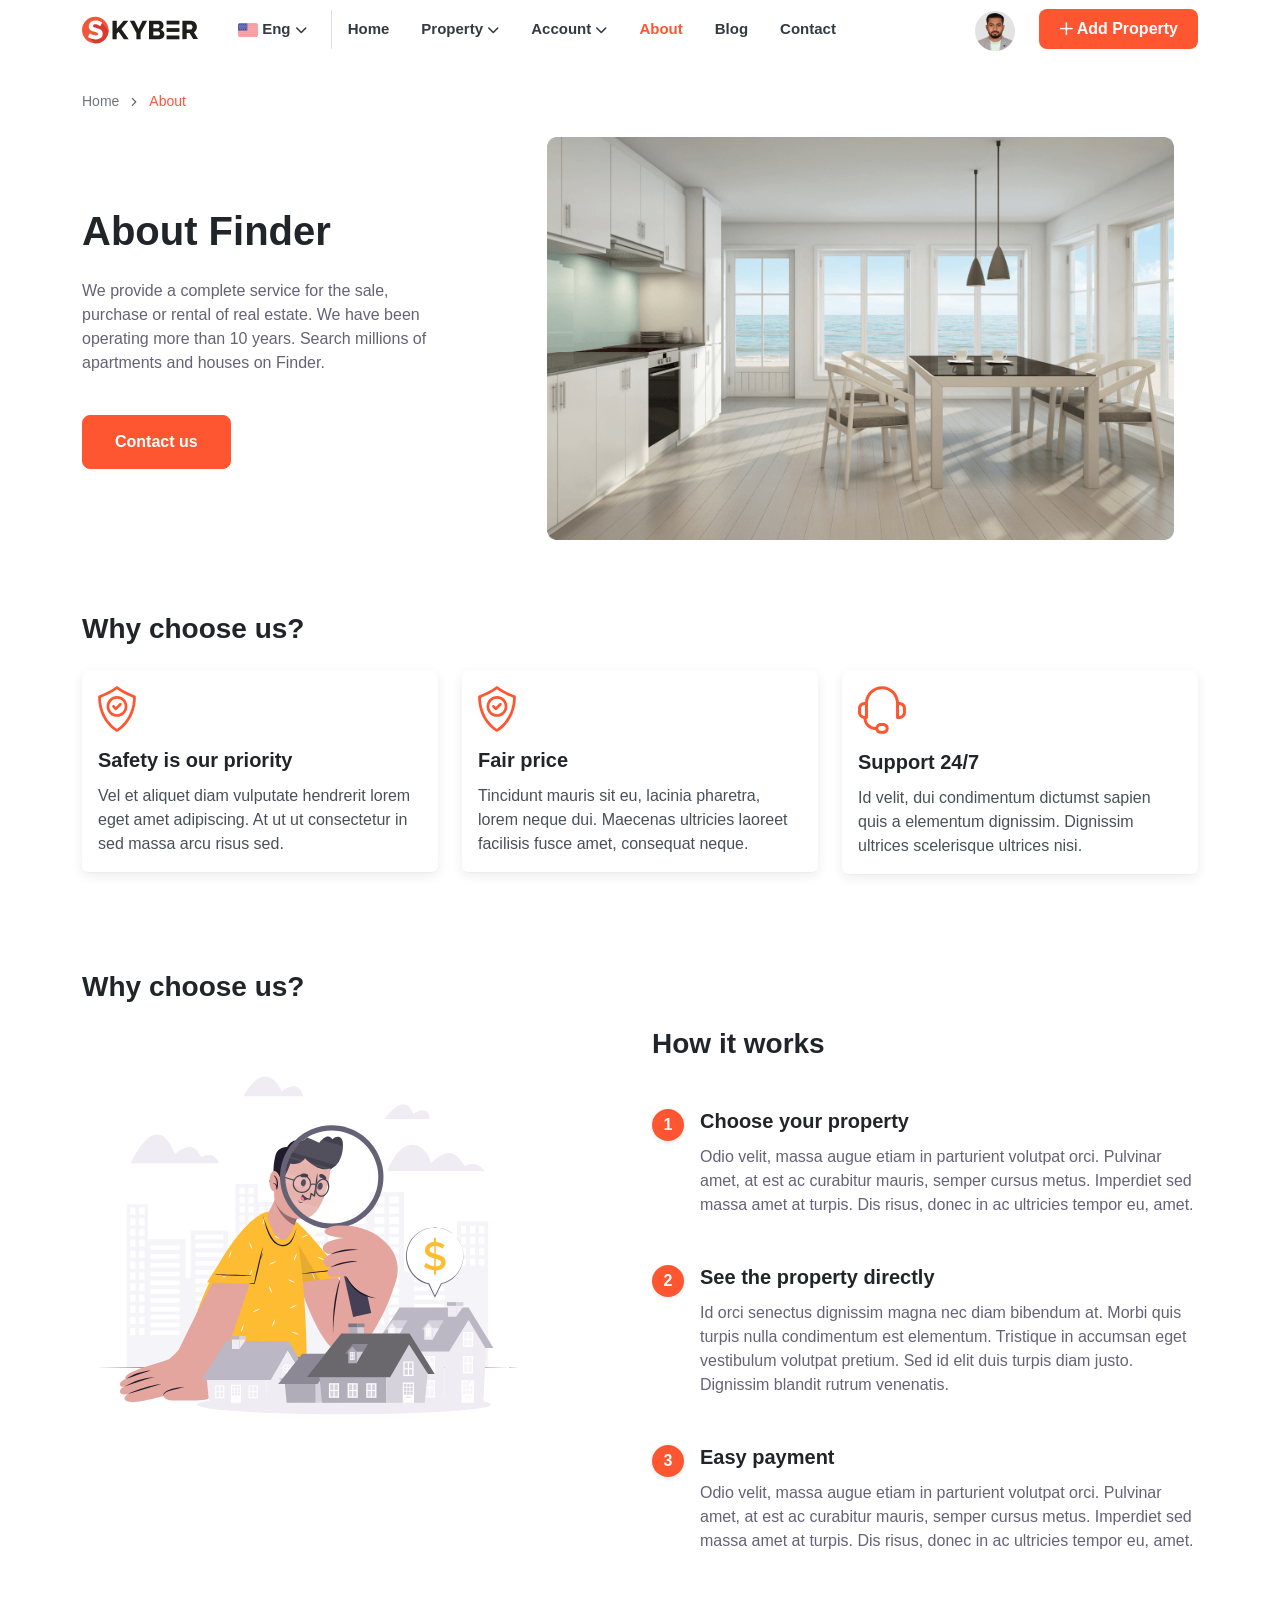
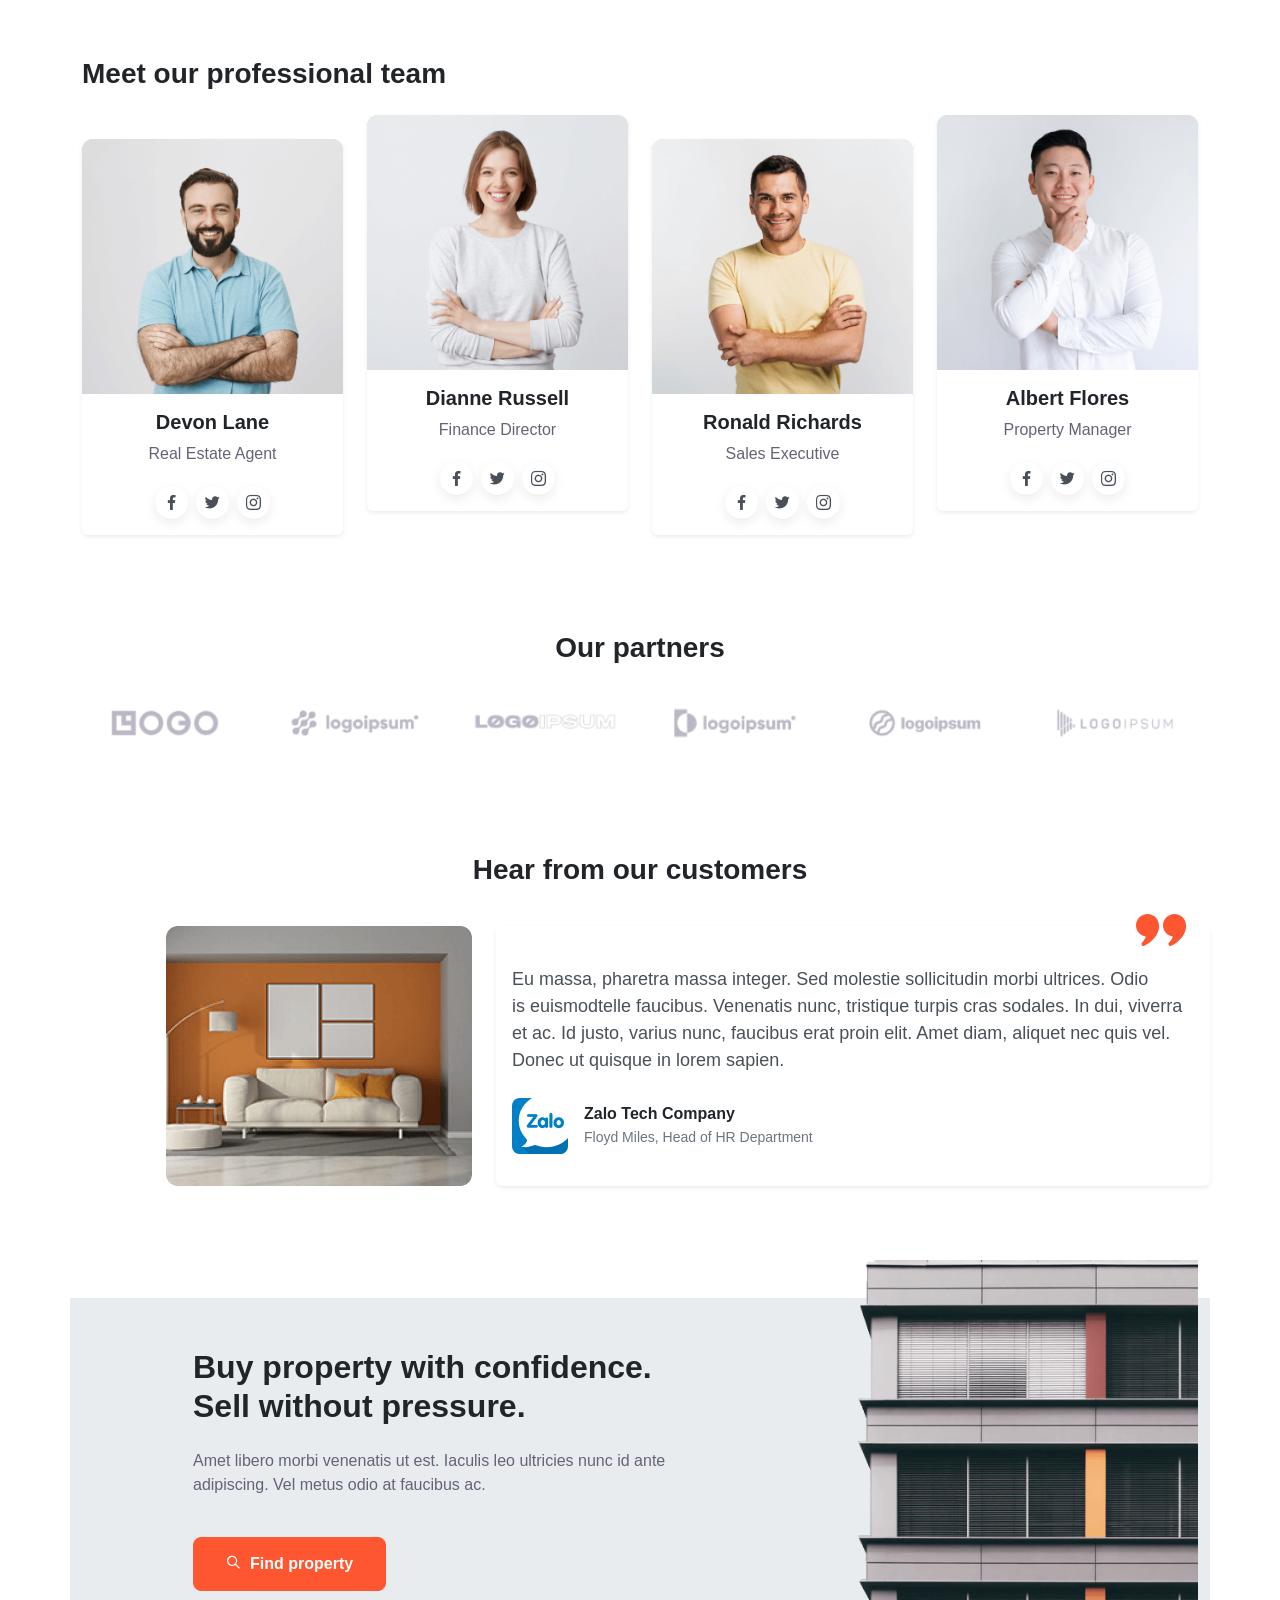
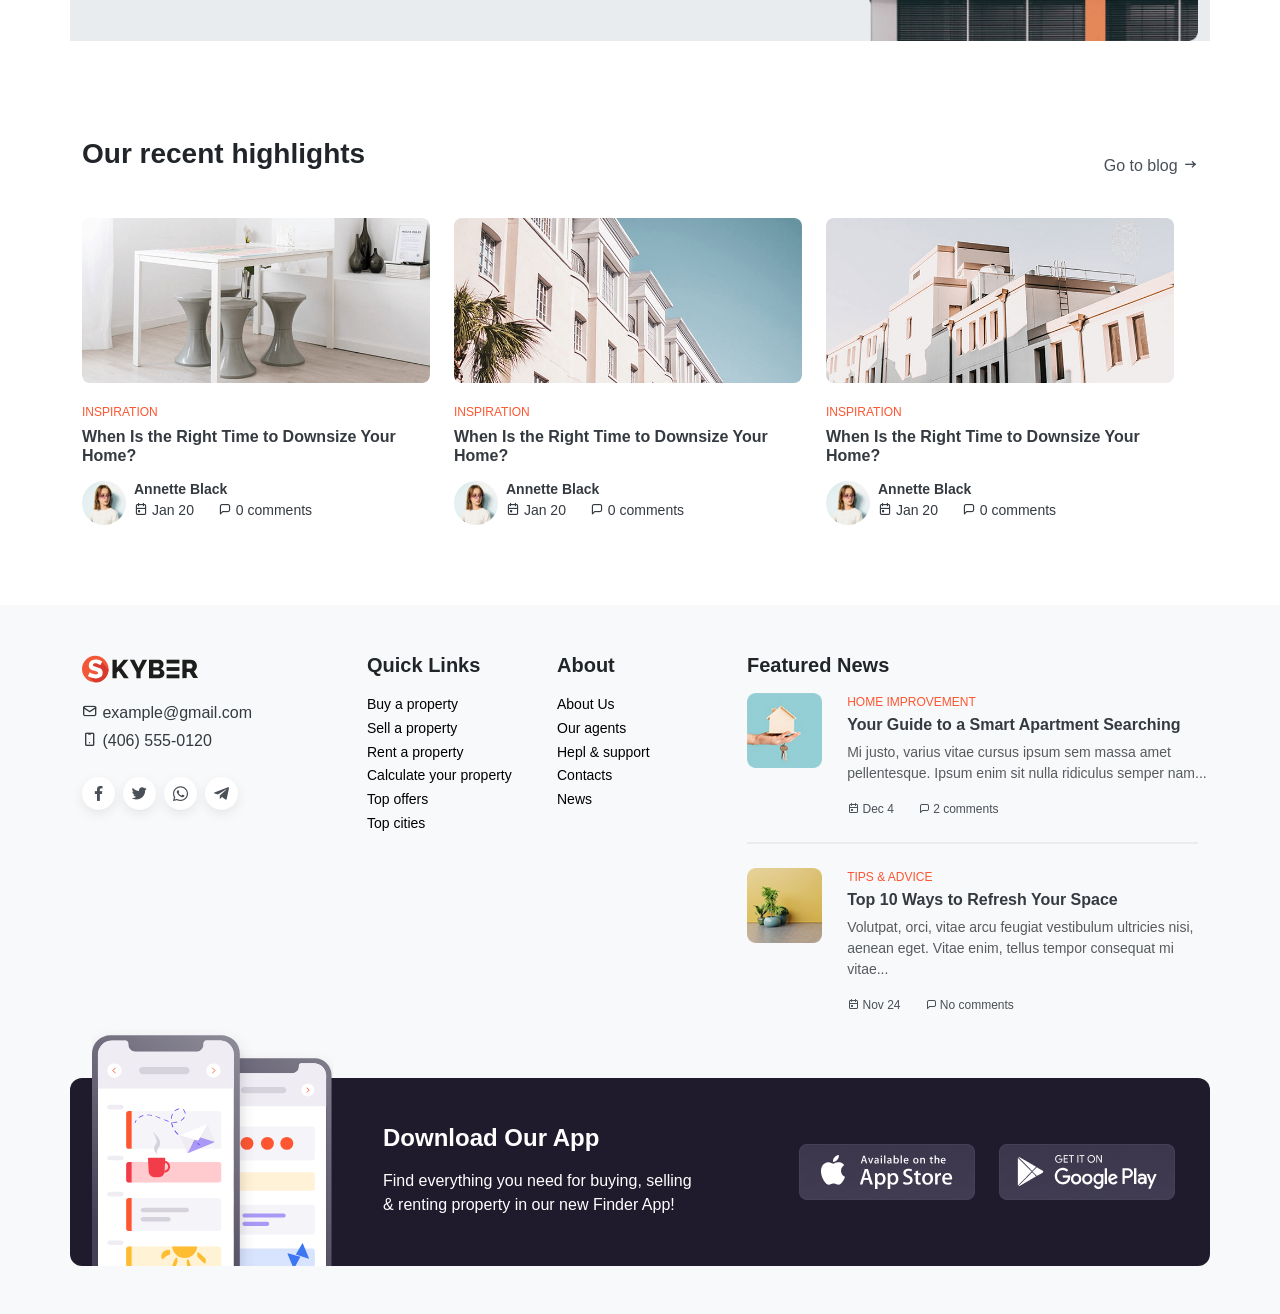
<file: about.html>
<!DOCTYPE html>
<html lang="en">
  <head>
    <meta charset="UTF-8" />
    <meta http-equiv="X-UA-Compatible" content="IE=edge" />
    <meta name="viewport" content="width=device-width, initial-scale=1.0" />
    <!-- Favicon -->
    <link rel="shortcut icon" href="./images/logo.png" type="image/x-icon" />
    <!-- Google Fonts -->
    <link rel="preconnect" href="https://fonts.googleapis.com" />
    <link rel="preconnect" href="https://fonts.gstatic.com" crossorigin />
    <link
      href="https://fonts.googleapis.com/css2?family=Poppins:wght@100;200;300;400;500;600;700;800&display=swap"
      rel="stylesheet"
    />
    <!-- Fontawesome CSS -->
    <link
      rel="stylesheet"
      href="https://cdnjs.cloudflare.com/ajax/libs/font-awesome/6.1.1/css/all.min.css"
      integrity="sha512-KfkfwYDsLkIlwQp6LFnl8zNdLGxu9YAA1QvwINks4PhcElQSvqcyVLLD9aMhXd13uQjoXtEKNosOWaZqXgel0g=="
      crossorigin="anonymous"
      referrerpolicy="no-referrer"
    />
    <!-- Custom icons -->
    <link rel="stylesheet" href="./assets/icons.css" />
    <!-- Bootstrap CSS only -->
    <link
      href="https://cdn.jsdelivr.net/npm/bootstrap@5.2.1/dist/css/bootstrap.min.css"
      rel="stylesheet"
      integrity="sha384-iYQeCzEYFbKjA/T2uDLTpkwGzCiq6soy8tYaI1GyVh/UjpbCx/TYkiZhlZB6+fzT"
      crossorigin="anonymous"
    />

    <!-- custom css -->
    <link rel="stylesheet" href="./css/style.css" />
    <title>About</title>
  </head>

  <body>
    <!-- Navbar Start -->
    <header class="header-area">
      <nav class="navbar navbar-expand-lg custom-header">
        <div class="container">
          <a class="navbar-brand" href="./index.html"
            ><img
              src="./assets/images/logo-finder.svg"
              class="img-fluid"
              alt="Logo"
          /></a>
          <button
            class="navbar-toggler"
            type="button"
            data-bs-toggle="collapse"
            data-bs-target="#navbarSupportedContent"
            aria-controls="navbarSupportedContent"
            aria-expanded="false"
            aria-label="Toggle navigation"
          >
            <span class="navbar-toggler-icon"></span>
          </button>

          <div class="collapse navbar-collapse" id="navbarSupportedContent">
            <!-- Left Side Menu -->
            <ul class="navbar-nav me-auto mb-2 mb-lg-0 custom-menu">
              <!-- Language Change Menu -->
              <li class="nav-item dropdown px-3 menu-language">
                <a
                  class="nav-link dropdown-toggle"
                  href="#"
                  role="button"
                  data-bs-toggle="dropdown"
                  aria-expanded="false"
                >
                  <img
                    src="./assets/images/icons/united-states 1.svg"
                    class="img-fluid"
                    alt="United State Flag"
                  />
                  Eng
                </a>
                <ul class="dropdown-menu">
                  <li class="nav-item">
                    <a class="dropdown-item" href="#">BN</a>
                  </li>
                  <li class="nav-item">
                    <a class="dropdown-item" href="#">ES</a>
                  </li>
                  <li class="nav-item">
                    <a class="dropdown-item" href="#">AR</a>
                  </li>
                </ul>
              </li>

              <!-- Home menu item -->
              <li class="nav-item dropdown px-2">
                <a class="nav-link" href="./index.html">Home</a>
              </li>

              <!-- Catalog menu items -->
              <li class="nav-item dropdown px-2">
                <a
                  class="nav-link dropdown-toggle"
                  href="#"
                  role="button"
                  data-bs-toggle="dropdown"
                  aria-expanded="false"
                >
                  Property
                </a>
                <ul class="dropdown-menu">
                  <li class="nav-item">
                    <a class="dropdown-item" href="./property-for-rent.html"
                      >Property for Rent</a
                    >
                  </li>
                  <li class="nav-item">
                    <a class="dropdown-item" href="./property-for-sale.html"
                      >Property for Sell</a
                    >
                  </li>
                </ul>
              </li>

              <!-- Account menu item -->
              <li class="nav-item dropdown px-2">
                <a
                  class="nav-link dropdown-toggle"
                  href="#"
                  role="button"
                  data-bs-toggle="dropdown"
                  aria-expanded="false"
                >
                  Account
                </a>
                <ul class="dropdown-menu">
                  <!-- <li class="nav-item">
                    <a
                      class="dropdown-item"
                      href="#"
                      data-bs-toggle="modal"
                      data-bs-target="#sign-in-Modal"
                      >Sign In</a
                    >
                  </li>
                  <li class="nav-item">
                    <a
                      class="dropdown-item"
                      href="#"
                      data-bs-toggle="modal"
                      data-bs-target="#signup-Modal"
                      >Sign Up</a
                    >
                  </li> -->
                  <li class="nav-item">
                    <a class="dropdown-item" href="./personal-info.html"
                      >Personal Info</a
                    >
                  </li>
                  <li class="nav-item">
                    <a class="dropdown-item" href="./security.html">Security</a>
                  </li>
                  <li class="nav-item">
                    <a class="dropdown-item" href="./my-properties.html"
                      >My Properties</a
                    >
                  </li>
                  <li class="nav-item">
                    <a class="dropdown-item" href="./wishlist.html">Wishlist</a>
                  </li>
                  <li class="nav-item">
                    <a class="dropdown-item" href="./ac-reviews.html"
                      >Reviews</a
                    >
                  </li>
                  <li class="nav-item">
                    <a class="dropdown-item" href="./notifications.html"
                      >Notifications</a
                    >
                  </li>
                </ul>
              </li>

              <li class="nav-item dropdown px-2">
                <a class="nav-link active" href="./about.html">About</a>
              </li>

              <li class="nav-item dropdown px-2">
                <a class="nav-link" href="./blog.html">Blog</a>
              </li>

              <li class="nav-item dropdown px-2">
                <a class="nav-link" href="./contact.html">Contact</a>
              </li>
            </ul>

            <!-- MODAL SIGN IN START -->
            <div
              class="modal fade"
              id="sign-in-Modal"
              tabindex="-1"
              aria-labelledby="sign-in-ModalLabel"
              aria-hidden="true"
            >
              <div class="modal-dialog modal-dialog-centered">
                <div class="modal-content">
                  <!-- start -->
                  <div class="modal-body px-0 py-0">
                    <button
                      class="btn-close position-absolute top-0 end-0 mt-3 me-3"
                      type="button"
                      data-bs-dismiss="modal"
                    ></button>

                    <!-- contents -->
                    <div class="row sign-in-modal mx-0 align-items-center">
                      <!-- left side -->
                      <div class="col-md-6 p-3 p-lg-5 border-right">
                        <div class="left-contents">
                          <h2 class="modal-title mb-4 mb-sm-5">
                            Hey there!<br />Welcome back.
                          </h2>
                          <img
                            class="d-block mx-auto"
                            src="./assets/images/sign-in-illustration.svg"
                            width="344"
                            alt="Illustartion"
                          />
                          <div class="dont-have mt-4">
                            Don't have an account?
                            <a
                              href="#signup-Modal"
                              data-bs-toggle="modal"
                              data-bs-dismiss="modal"
                              >Sign up here</a
                            >
                          </div>
                        </div>
                      </div>

                      <!-- right side -->
                      <div class="col-md-6 px-4 p-3 p-lg-5">
                        <div class="right-contents">
                          <button
                            class="btn btn-outline-info mb-3 w-100"
                            href="#"
                          >
                            <i class="icon-google me-1"></i>Sign in with Google
                          </button>
                          <button
                            class="btn btn-outline-info mb-3 w-100"
                            href="#"
                          >
                            <i class="icon-Facebook-white-bg me-1"></i>Sign in
                            with Facebook
                          </button>

                          <div class="d-flex align-items-center py-2 mb-1">
                            <hr class="w-100" />
                            <p class="or px-3">Or</p>
                            <hr class="w-100" />
                          </div>

                          <form class="sign-in-form">
                            <div class="mb-4">
                              <label class="form-label mb-2" for="signin-email"
                                >Email address</label
                              >
                              <input
                                class="form-control"
                                type="email"
                                id="signin-email"
                                placeholder="Enter your email"
                                required=""
                              />
                            </div>

                            <div class="mb-4">
                              <div
                                class="d-flex align-items-center justify-content-between mb-0"
                              >
                                <label
                                  class="form-label mb-2"
                                  for="signin-password"
                                  >Password</label
                                >
                                <a class="forgot-pass" href="#"
                                  >Forgot password?</a
                                >
                              </div>

                              <div
                                class="form-input-icon d-flex align-items-center"
                              >
                                <input
                                  class="form-control custom-form-control"
                                  type="password"
                                  id="signin-password"
                                  placeholder="Enter password"
                                  required=""
                                />
                                <i class="icon-off"></i>
                              </div>
                            </div>

                            <button
                              class="btn btn-primary btn-lg w-100"
                              type="submit"
                            >
                              Sign in
                            </button>
                          </form>
                        </div>
                      </div>
                      <!-- end row -->
                    </div>
                  </div>
                  <!-- end -->
                </div>
              </div>
            </div>
            <!-- MODAL SIGN IN  END -->

            <!-- MODAL SIGN UP START -->
            <div
              class="modal fade"
              id="signup-Modal"
              tabindex="-1"
              aria-labelledby="signup-ModalLabel"
              aria-hidden="true"
            >
              <div class="modal-dialog modal-dialog-centered">
                <div class="modal-content">
                  <!-- start -->
                  <div class="modal-body px-0 py-0">
                    <button
                      class="btn-close position-absolute top-0 end-0 mt-3 me-3"
                      type="button"
                      data-bs-dismiss="modal"
                    ></button>

                    <!-- MODAL contents -->
                    <div class="row signup-modal mx-0 align-items-center">
                      <!-- left MODAL side -->
                      <div class="col-md-6 p-3 p-lg-5 border-right">
                        <div class="left-contents">
                          <h2 class="modal-title mb-4 mb-sm-5">
                            Join Finder.<br />
                            premium benefits:
                          </h2>

                          <ul class="left-list list-unstyled mb-4">
                            <li class="d-flex mb-2">
                              <i class="icon-circle text-primary mt-1 me-2"></i
                              ><span>Add and promote your listings</span>
                            </li>
                            <li class="d-flex mb-2">
                              <i class="icon-circle text-primary mt-1 me-2"></i
                              ><span>Easily manage your wishlist</span>
                            </li>
                            <li class="d-flex mb-0">
                              <i class="icon-circle text-primary mt-1 me-2"></i
                              ><span>Leave reviews</span>
                            </li>
                          </ul>

                          <img
                            class="d-block mx-auto"
                            src="./assets/images/sign-up-illustration.svg"
                            width="344"
                            alt="Illustartion"
                          />

                          <div class="dont-have mt-4">
                            Already have an account?
                            <a
                              href="#sign-in-Modal"
                              data-bs-toggle="modal"
                              data-bs-dismiss="modal"
                              >Sign In</a
                            >
                          </div>
                        </div>
                      </div>

                      <!-- right MODAL side -->
                      <div class="col-md-6 px-4 p-3 p-lg-5">
                        <div class="right-contents">
                          <button
                            class="btn btn-outline-info mb-3 w-100"
                            href="#"
                          >
                            <i class="icon-google me-1"></i>Sign in with Google
                          </button>
                          <button
                            class="btn btn-outline-info mb-3 w-100"
                            href="#"
                          >
                            <i class="icon-Facebook-white-bg me-1"></i>Sign in
                            with Facebook
                          </button>

                          <div class="d-flex align-items-center py-2 mb-0">
                            <hr class="w-100" />
                            <p class="or px-3">Or</p>
                            <hr class="w-100" />
                          </div>

                          <form class="signup-form" novalidate="">
                            <div class="mb-2">
                              <label class="form-label" for="signup-name"
                                >Full Name</label
                              >
                              <input
                                class="form-control"
                                type="text"
                                id="signup-name"
                                placeholder="Enter your full name"
                                required=""
                              />
                            </div>

                            <div class="mb-2">
                              <label class="form-label" for="signup-email"
                                >Email Address</label
                              >
                              <input
                                class="form-control"
                                type="email"
                                id="signup-email"
                                placeholder="Enter your email"
                                required=""
                              />
                            </div>

                            <div class="mb-2">
                              <label class="form-label" for="signup-password"
                                >Password
                                <span class="text-muted"
                                  >(min. 8 char)</span
                                ></label
                              >

                              <div
                                class="form-input-icon d-flex align-items-center"
                              >
                                <input
                                  class="form-control custom-form-control"
                                  type="password"
                                  id="signup-password"
                                  required=""
                                />
                                <i class="icon-off"></i>
                              </div>
                            </div>

                            <div class="mb-3">
                              <label
                                class="form-label"
                                for="signup-confirm-password"
                                >Confirm Password
                              </label>

                              <div
                                class="form-input-icon d-flex align-items-center"
                              >
                                <input
                                  class="form-control custom-form-control"
                                  type="password"
                                  id="signup-confirm-password"
                                  required=""
                                />
                                <i class="icon-off"></i>
                              </div>
                            </div>

                            <div class="form-check mb-4">
                              <input
                                class="form-check-input"
                                type="checkbox"
                                id="agree-to-terms"
                                required=""
                              />
                              <label
                                class="form-check-label"
                                for="agree-to-terms"
                                >By joining, I agree to the
                                <a href="#">Terms of use</a> and
                                <a href="#">Privacy policy</a></label
                              >
                            </div>
                            <button
                              class="btn btn-primary btn-lg w-100"
                              type="submit"
                            >
                              Sign up
                            </button>
                          </form>
                        </div>
                      </div>
                      <!-- end row -->
                    </div>
                  </div>
                  <!-- end -->
                </div>
              </div>
            </div>
            <!-- MODAL SIGN UP END -->

            <!-- RIGHT nav -->
            <div class="d-flex gap-4 align-items-center">
              <div class="nav-user-pic m-0 p-0">
                <a href="personal-info.html"
                  ><img
                    src="./assets/images/user/shuvo-mallick-pic.png"
                    class="img-fluid"
                    alt="User Picture"
                /></a>
              </div>
              <a
                class="btn btn-primary custom-btn flex-shrink-0"
                href="./add-property.html"
              >
                <i class="fa-regular fa-plus"></i> Add Property
              </a>
            </div>
          </div>
        </div>
      </nav>
    </header>
    <!-- Navbar End -->

    <!-- ABOUT START -->
    <section class="about-area mt-3 pb-lg-4">
      <div class="container">
        <div class="row gy-4 gy-lg-0">
          <!-- Breadcrumb -->
          <nav class="mb-2 pt-md-3" aria-label="Breadcrumb">
            <ol class="breadcrumb">
              <li class="breadcrumb-item">
                <a href="index.html" class="">Home</a>
              </li>
              <li class="breadcrumb-item active" aria-current="page">About</li>
            </ol>
          </nav>

          <!-- Hero Area -->
          <div
            class="row about align-items-center justify-content-center gy-md-0 gy-4"
          >
            <div
              class="left-about col-lg-4 col-md-5 col-sm-9 order-md-1 text-md-start text-center"
            >
              <h1 class="mb-4">About Finder</h1>
              <p class="mb-4 pb-3 fs-lg">
                We provide a complete service for the sale, purchase or rental
                of real estate. We have been operating more than 10 years.
                Search millions of apartments and houses on Finder.
              </p>
              <a class="btn btn-lg btn-primary" href="#">Contact us</a>
            </div>

            <div class="col-lg-7 col-md-6 offset-md-1 col-12 order-2">
              <img
                class="img-fluid rounded-3"
                src="./assets/images/about/about-property.png"
                alt=" Property image"
              />
            </div>
          </div>

          <!-- end row -->
        </div>
      </div>
    </section>
    <!-- ABOUT END -->

    <!-- Why choose us START -->
    <section class="py-5">
      <div class="container">
        <div class="row">
          <h2 class="heading-title mb-4">Why choose us?</h2>

          <!-- Features carousel-->
          <!-- single feature -->
          <div class="why-choose col-lg-4 col-md-6">
            <div class="card border-0">
              <div class="card-body">
                <img
                  class="img-fluid mb-3"
                  src="./assets/images/about/safety-priority.svg"
                  alt="icon"
                />
                <h3 class="card-title pb-1">Safety is our priority</h3>
                <p class="card-text">
                  Vel et aliquet diam vulputate hendrerit lorem eget amet
                  adipiscing. At ut ut consectetur in sed massa arcu risus sed.
                </p>
              </div>
            </div>
          </div>

          <!-- single feature -->
          <div class="why-choose col-lg-4 col-md-6">
            <div class="card border-0">
              <div class="card-body">
                <img
                  class="mb-3"
                  src="./assets/images/about/safety-priority.svg"
                  alt="icon"
                />
                <h3 class="card-title pb-1">Fair price</h3>
                <p class="card-text">
                  Tincidunt mauris sit eu, lacinia pharetra, lorem neque dui.
                  Maecenas ultricies laoreet facilisis fusce amet, consequat
                  neque.
                </p>
              </div>
            </div>
          </div>

          <!-- single feature -->
          <div class="why-choose col-lg-4 col-md-6">
            <div class="card border-0">
              <div class="card-body">
                <img
                  class="mb-3"
                  src="./assets/images/about/support.svg"
                  alt="icon"
                />
                <h3 class="card-title pb-1">Support 24/7</h3>
                <p class="card-text">
                  Id velit, dui condimentum dictumst sapien quis a elementum
                  dignissim. Dignissim ultrices scelerisque ultrices nisi.
                </p>
              </div>
            </div>
          </div>
          <!-- end row -->
        </div>
      </div>
    </section>
    <!-- Why choose us END -->

    <!-- How it Works START -->
    <section class="how-it-works py-5">
      <div class="container">
        <div class="row">
          <h2 class="heading-title mb-4">Why choose us?</h2>

          <!-- illustration -->
          <div class="col-md-5">
            <img
              class="img-fluid d-block mx-auto"
              src="./assets/images/about/illustration-steps.svg"
              alt="Illustration"
            />
          </div>

          <!-- Steps -->
          <div class="how-work col-lg-6 offset-lg-1 col-md-7">
            <h2 class="heading-title mb-sm-5">How it works</h2>

            <!-- single step -->
            <div class="steps mb-sm-5">
              <div class="step d-flex align-item-start">
                <div
                  class="number-circle d-flex shadow-sm align-items-center justify-content-center"
                >
                  <span class="step-number text-light">1</span>
                </div>
                <div class="step-label ms-3">
                  <h3 class="h5 mb-2 pb-1">Choose your property</h3>
                  <p class="mb-0">
                    Odio velit, massa augue etiam in parturient volutpat orci.
                    Pulvinar amet, at est ac curabitur mauris, semper cursus
                    metus. Imperdiet sed massa amet at turpis. Dis risus, donec
                    in ac ultricies tempor eu, amet.
                  </p>
                </div>
              </div>
            </div>

            <!-- single step -->
            <div class="steps mb-sm-5">
              <div class="step d-flex align-item-start">
                <div
                  class="number-circle d-flex shadow-sm align-items-center justify-content-center"
                >
                  <span class="step-number text-light">2</span>
                </div>
                <div class="step-label ms-3">
                  <h3 class="h5 mb-2 pb-1">See the property directly</h3>
                  <p class="mb-0">
                    Id orci senectus dignissim magna nec diam bibendum at. Morbi
                    quis turpis nulla condimentum est elementum. Tristique in
                    accumsan eget vestibulum volutpat pretium. Sed id elit duis
                    turpis diam justo. Dignissim blandit rutrum venenatis.
                  </p>
                </div>
              </div>
            </div>

            <!-- single step -->
            <div class="steps mb-sm-2">
              <div class="step d-flex align-item-start">
                <div
                  class="number-circle d-flex shadow-sm align-items-center justify-content-center"
                >
                  <span class="step-number text-light">3</span>
                </div>
                <div class="step-label ms-3">
                  <h3 class="h5 mb-2 pb-1">Easy payment</h3>
                  <p class="mb-0">
                    Odio velit, massa augue etiam in parturient volutpat orci.
                    Pulvinar amet, at est ac curabitur mauris, semper cursus
                    metus. Imperdiet sed massa amet at turpis. Dis risus, donec
                    in ac ultricies tempor eu, amet.
                  </p>
                </div>
              </div>
            </div>
            <!-- end step -->
          </div>
          <!-- end row -->
        </div>
      </div>
    </section>
    <!-- How it Works END -->

    <!-- Meet our professional team START -->
    <section class="py-5">
      <div class="container">
        <div class="row">
          <h2 class="heading-title mb-4">Meet our professional team</h2>
          <!-- single card -->
          <div class="col-lg-3 col-md-6 mt-4">
            <div class="card team-card border-0 shadow-sm">
              <img
                class="card-img-top"
                src="./assets/images/about/team-1.png"
                alt="Team Picture"
              />

              <!-- contents -->
              <div class="card-body text-center">
                <h3 class="card-title mb-2">Devon Lane</h3>
                <span class="d-inline-block mb-3">Real Estate Agent</span>

                <div
                  class="custom-social-icons d-flex gap-2 mt-1 justify-content-center"
                >
                  <i class="icon-Facebook-white-bg rounded-circle"></i>
                  <i class="icon-twitter rounded-circle"></i>
                  <i class="icon-instagram rounded-circle"></i>
                </div>
              </div>
            </div>
          </div>

          <!-- single card -->
          <div class="col-lg-3 col-md-6">
            <div class="card team-card border-0 shadow-sm">
              <img
                class="card-img-top"
                src="./assets/images/about/team-2.png"
                alt="Team Picture"
              />

              <!-- contents -->
              <div class="card-body text-center">
                <h3 class="card-title mb-2">Dianne Russell</h3>
                <span class="d-inline-block mb-3">Finance Director</span>

                <div
                  class="custom-social-icons d-flex gap-2 mt-1 justify-content-center"
                >
                  <i class="icon-Facebook-white-bg rounded-circle"></i>
                  <i class="icon-twitter rounded-circle"></i>
                  <i class="icon-instagram rounded-circle"></i>
                </div>
              </div>
            </div>
          </div>

          <!-- single card -->
          <div class="col-lg-3 col-md-6 mt-4">
            <div class="card team-card border-0 shadow-sm">
              <img
                class="card-img-top"
                src="./assets/images/about/team-3.png"
                alt="Team Picture"
              />

              <!-- contents -->
              <div class="card-body text-center">
                <h3 class="card-title mb-2">Ronald Richards</h3>
                <span class="d-inline-block mb-3">Sales Executive</span>

                <div
                  class="custom-social-icons d-flex gap-2 mt-1 justify-content-center"
                >
                  <i class="icon-Facebook-white-bg rounded-circle"></i>
                  <i class="icon-twitter rounded-circle"></i>
                  <i class="icon-instagram rounded-circle"></i>
                </div>
              </div>
            </div>
          </div>

          <!-- single card -->
          <div class="col-lg-3 col-md-6">
            <div class="card team-card border-0 shadow-sm">
              <img
                class="card-img-top"
                src="./assets/images/about/team-4.png"
                alt="Team Picture"
              />

              <!-- contents -->
              <div class="card-body text-center">
                <h3 class="card-title mb-2">Albert Flores</h3>
                <span class="d-inline-block mb-3">Property Manager</span>

                <div
                  class="custom-social-icons d-flex gap-2 mt-1 justify-content-center"
                >
                  <i class="icon-Facebook-white-bg rounded-circle"></i>
                  <i class="icon-twitter rounded-circle"></i>
                  <i class="icon-instagram rounded-circle"></i>
                </div>
              </div>
            </div>
          </div>
          <!-- end row -->
        </div>
      </div>
    </section>
    <!-- Meet our professional team END -->

    <!-- Our partners START -->
    <section class="py-5 our-partners">
      <div class="container">
        <div class="row gy-4 gy-lg-0">
          <h2 class="heading-title mb-4 text-center">Our partners</h2>
          <!-- Single Logo -->
          <div class="our-partner col-lg-2 col-sm-4 col-6 text-center">
            <img
              src="./assets/images/partners/our-partners-1.png"
              class="img-fluid"
              alt=""
            />
          </div>

          <!-- Single Logo -->
          <div class="our-partner col-lg-2 col-sm-4 col-6 text-center">
            <img
              src="./assets/images/partners/our-partners-2.png"
              class="img-fluid"
              alt=""
            />
          </div>

          <!-- Single Logo -->
          <div class="our-partner col-lg-2 col-sm-4 col-6 text-center">
            <img
              src="./assets/images/partners/our-partners-3.png"
              class="img-fluid"
              alt=""
            />
          </div>

          <!-- Single Logo -->
          <div class="our-partner col-lg-2 col-sm-4 col-6 text-center">
            <img
              src="./assets/images/partners/our-partners-4.png"
              class="img-fluid"
              alt=""
            />
          </div>

          <!-- Single Logo -->
          <div class="our-partner col-lg-2 col-sm-4 col-6 text-center">
            <img
              src="./assets/images/partners/our-partners-5.png"
              class="img-fluid"
              alt=""
            />
          </div>

          <!-- Single Logo -->
          <div class="our-partner col-lg-2 col-sm-4 col-6 text-center">
            <img
              src="./assets/images/partners/our-partners-6.png"
              class="img-fluid"
              alt=""
            />
          </div>
        </div>
      </div>
    </section>
    <!-- Our partners END -->

    <!-- Hear from our customers START -->
    <section class="customer py-5">
      <div class="container">
        <div class="row">
          <h2 class="heading-title mb-4 text-center">
            Hear from our customers
          </h2>

          <div
            class="d-flex flex-md-row flex-column align-items-md-start mx-5 px-5 py-3"
          >
            <!-- d-md-block d-none -->
            <img
              class="img-fluid me-4 rounded-3"
              src="./assets/images/about/custom-review.png"
              width="306"
              alt="Customer image"
            />

            <div class="card customer-card border-0 shadow-sm h-100">
              <blockquote class="blockquote card-body position-relative">
                <img
                  class="quote-mark position-absolute top-0 end-0 me-4"
                  src="./assets/images/post/quote-mark.svg"
                  width=""
                  alt="Quote"
                />

                <p class="mt-4">
                  Eu massa, pharetra massa integer. Sed molestie sollicitudin
                  morbi ultrices. Odio is euismodtelle faucibus. Venenatis nunc,
                  tristique turpis cras sodales. In dui, viverra et ac.
                  Id justo, varius nunc, faucibus erat proin elit. Amet diam,
                  aliquet nec quis vel. Donec ut quisque in lorem sapien.
                </p>

                <footer class="d-flex align-items-center mt-4">
                  <img
                    src="./assets/images/about/Zalo-Tech-logo.png"
                    width="56"
                    alt="Logo"
                  />

                  <div class="customer-info ps-3">
                    <h6 class="mb-1">Zalo Tech Company</h6>
                    <p class="mb-0">Floyd Miles, Head of HR Department</p>
                  </div>
                </footer>
              </blockquote>
            </div>
          </div>

          <!-- end row -->
        </div>
      </div>
    </section>
    <!-- Hear from our customers END -->

    <!-- Buy property with confidence START -->
    <section class="buy-property py-5">
      <div class="container">
        <div class="row contents">
          <div
            class="col-md-11 col-12 offset-md-1 d-flex align-items-center justify-content-between"
          >
            <div class="left-contents me-md-4 py-md-5 p-3">
              <h2 class="mb-4">
                Buy property with confidence. <br />
                Sell without pressure.
              </h2>
              <p class="mb-4 pb-md-3">
                Amet libero morbi venenatis ut est. Iaculis leo ultricies nunc
                id ante adipiscing. Vel metus odio at faucibus ac.
              </p>
              <a
                class="btn btn-lg btn-primary"
                href="real-estate-catalog-sale.html"
                ><i class="icon-search me-2"></i>Find property</a
              >
            </div>

            <div class="right-img col-4 d-md-block d-none align-self-end px-0">
              <img
                class="img-fluid"
                src="./assets/images/about/buy-property.png"
                width="406"
                alt="Cover image"
              />
            </div>
          </div>

          <!-- end row -->
        </div>
      </div>
    </section>
    <!-- Buy property with confidence END -->

    <!-- Our recent highlights START -->
    <section class="py-5">
      <div class="container">
        <div class="row">
          <div
            class="heading d-flex justify-content-between align-items-center mb-4"
          >
            <h2 class="heading-title mb-4">Our recent highlights</h2>
            <a href="blog.html"
              ><span>Go to blog</span> <i class="icon-long-right"></i
            ></a>
          </div>

          <!-- Start Grid -->
          <div class="row recent-post gy-3 gy-md-0">
            <!-- single Blog -->
            <article class="col-md-6 col-lg-4 pb-2">
              <div class="blog-img position-relative mb-3">
                <!-- <span class="badge bg-info position-absolute top-0 end-0 m-3"
                  >New</span
                > -->
                <img
                  class="rounded-3 img-fluid"
                  src="./assets/images/blog/blog-pg-5.png"
                  alt="Blog Post"
                />
              </div>

              <a
                class="blog-category text-uppercase text-decoration-none"
                href="#"
                >Inspiration</a
              >
              <h3 class="blog-title mb-2 pt-1">
                <a class="nav-link" href="#"
                  >When Is the Right Time to Downsize Your Home?</a
                >
              </h3>

              <!-- author info -->
              <div
                class="blog-author-info d-flex align-content-center gap-2 mt-3 mb-4"
              >
                <div class="author-img">
                  <img
                    src="./assets/images/home-v2/news-author-pic-2.png"
                    class="img-fluid"
                    alt="News Author"
                  />
                </div>

                <div class="author-info">
                  <h4>Annette Black</h4>
                  <div class="news-date d-flex gap-4 m-0 p-0">
                    <p class="m-0 p-0"><i class="icon-date"></i> Jan 20</p>
                    <p class="m-0 p-0"><i class="icon-left"></i> 0 comments</p>
                  </div>
                </div>
              </div>
            </article>

            <!-- single Blog -->
            <article class="col-md-6 col-lg-4 pb-2">
              <div class="blog-img position-relative mb-3">
                <!-- <span class="badge bg-info position-absolute top-0 end-0 m-3"
                  >New</span
                > -->
                <img
                  class="rounded-3 img-fluid"
                  src="./assets/images/blog/blog-pg-4.png"
                  alt="Blog Post"
                />
              </div>

              <a
                class="blog-category text-uppercase text-decoration-none"
                href="#"
                >Inspiration</a
              >
              <h3 class="blog-title mb-2 pt-1">
                <a class="nav-link" href="#"
                  >When Is the Right Time to Downsize Your Home?</a
                >
              </h3>

              <!-- author info -->
              <div
                class="blog-author-info d-flex align-content-center gap-2 mt-3 mb-4"
              >
                <div class="author-img">
                  <img
                    src="./assets/images/home-v2/news-author-pic-2.png"
                    class="img-fluid"
                    alt="News Author"
                  />
                </div>

                <div class="author-info">
                  <h4>Annette Black</h4>
                  <div class="news-date d-flex gap-4 m-0 p-0">
                    <p class="m-0 p-0"><i class="icon-date"></i> Jan 20</p>
                    <p class="m-0 p-0"><i class="icon-left"></i> 0 comments</p>
                  </div>
                </div>
              </div>
            </article>

            <!-- single Blog -->
            <article class="col-md-6 col-lg-4 pb-2">
              <div class="blog-img position-relative mb-3">
                <!-- <span class="badge bg-info position-absolute top-0 end-0 m-3"
                  >New</span
                > -->
                <img
                  class="rounded-3 img-fluid"
                  src="./assets/images/blog/blog-pg-3.png"
                  alt="Blog Post"
                />
              </div>

              <a
                class="blog-category text-uppercase text-decoration-none"
                href="#"
                >Inspiration</a
              >
              <h3 class="blog-title mb-2 pt-1">
                <a class="nav-link" href="#"
                  >When Is the Right Time to Downsize Your Home?</a
                >
              </h3>

              <!-- author info -->
              <div
                class="blog-author-info d-flex align-content-center gap-2 mt-3 mb-4"
              >
                <div class="author-img">
                  <img
                    src="./assets/images/home-v2/news-author-pic-2.png"
                    class="img-fluid"
                    alt="News Author"
                  />
                </div>

                <div class="author-info">
                  <h4>Annette Black</h4>
                  <div class="news-date d-flex gap-4 m-0 p-0">
                    <p class="m-0 p-0"><i class="icon-date"></i> Jan 20</p>
                    <p class="m-0 p-0"><i class="icon-left"></i> 0 comments</p>
                  </div>
                </div>
              </div>
            </article>
          </div>
          <!-- end row -->
        </div>
      </div>
    </section>
    <!-- Our recent highlights END -->

    <!-- Footer START -->
    <footer class="bg-light py-5">
      <div class="container">
        <div class="row">
          <!-- Social Media Column -->
          <div class="footer-contact col-lg-3 col-sm-6 col-12 mb-3">
            <img
              src="./assets/images/logo-finder.svg"
              class="img-fluid mb-3"
              alt="Logo"
            />
            <p class="m-0 mb-1"><i class="icon-mail"></i> example@gmail.com</p>
            <p><i class="icon-phone-1"></i> (406) 555-0120</p>

            <div class="custom-social-icons d-flex gap-2 mt-4">
              <i class="icon-Facebook-white-bg rounded-circle"></i>
              <i class="icon-twitter rounded-circle"></i>
              <i class="icon-whatsapp rounded-circle"></i>
              <i class="icon-telegram-1 rounded-circle"></i>
            </div>
          </div>

          <!-- Quick Links-Column -->
          <div class="custom-footer-quick-link col-lg-2 col-sm-6 col-12 mb-3">
            <h4 class="footer-heading pb-2">Quick Links</h4>
            <p class="m-0 p-0">
              <a href="#" class="text-black" style="text-decoration: none"
                >Buy a property</a
              >
            </p>
            <p class="m-0 p-0">
              <a href="#" class="text-black" style="text-decoration: none"
                >Sell a property</a
              >
            </p>
            <p class="m-0 p-0">
              <a href="#" class="text-black" style="text-decoration: none"
                >Rent a property</a
              >
            </p>
            <p class="m-0 p-0">
              <a href="#" class="text-black" style="text-decoration: none"
                >Сalculate your property</a
              >
            </p>
            <p class="m-0 p-0">
              <a href="#" class="text-black" style="text-decoration: none"
                >Top offers</a
              >
            </p>
            <p class="m-0 p-0">
              <a href="#" class="text-black" style="text-decoration: none"
                >Top cities</a
              >
            </p>
          </div>

          <!-- About Column -->
          <div class="custom-footer-about-link col-lg-2 col-sm-6 col-12 mb-3">
            <h4 class="footer-heading pb-2">About</h4>
            <p class="m-0 p-0">
              <a href="#" class="text-black" style="text-decoration: none"
                >About Us</a
              >
            </p>
            <p class="m-0 p-0">
              <a href="#" class="text-black" style="text-decoration: none"
                >Our agents</a
              >
            </p>
            <p class="m-0 p-0">
              <a href="#" class="text-black" style="text-decoration: none"
                >Hepl & support</a
              >
            </p>
            <p class="m-0 p-0">
              <a href="#" class="text-black" style="text-decoration: none"
                >Contacts</a
              >
            </p>
            <p class="m-0 p-0">
              <a href="#" class="text-black" style="text-decoration: none"
                >News</a
              >
            </p>
          </div>

          <!-- Featured News Column -->
          <div class="footer-featured-newses col-md-5 mb-5">
            <h4 class="footer-heading pb-2">Featured News</h4>
            <!-- Single News -->
            <div
              class="featured-news col-12 mb-4 d-flex justify-content-between"
            >
              <div class="featured-news-img col-2">
                <img
                  src="./assets/images/news/featured-news-2.png"
                  class="img-fluid"
                  alt="Featured News"
                />
              </div>

              <div class="featured-news-info col-sm-10 pe-3">
                <p class="m-0 mb-1 p-0">HOME IMPROVEMENT</p>
                <h3>Your Guide to a Smart Apartment Searching</h3>
                <p class="text-muted news-description m-0 mb-3">
                  Mi justo, varius vitae cursus ipsum sem massa amet
                  pellentesque. Ipsum enim sit nulla ridiculus semper nam...
                </p>

                <div class="featured-news-date d-flex gap-4 m-0 p-0">
                  <p class="m-0 p-0"><i class="icon-date"></i> Dec 4</p>
                  <p class="m-0 p-0"><i class="icon-left"></i> 2 comments</p>
                </div>
              </div>
            </div>

            <hr class="footer-news-divider" />

            <!-- Single News -->
            <div
              class="featured-news col-12 mb-3 mt-4 d-flex justify-content-between"
            >
              <div class="featured-news-img col-2">
                <img
                  src="./assets/images/news/featured-news-1.png"
                  class="img-fluid"
                  alt="Featured News"
                />
              </div>

              <div class="featured-news-info col-sm-10 pe-3">
                <p class="m-0 mb-1 p-0">TIPS & ADVICE</p>
                <h3>Top 10 Ways to Refresh Your Space</h3>
                <p class="text-muted news-description m-0 mb-3">
                  Volutpat, orci, vitae arcu feugiat vestibulum ultricies nisi,
                  aenean eget. Vitae enim, tellus tempor consequat mi vitae...
                </p>

                <div class="featured-news-date d-flex gap-4 m-0 p-0">
                  <p class="m-0 p-0"><i class="icon-date"></i> Nov 24</p>
                  <p class="m-0 p-0"><i class="icon-left"></i> No comments</p>
                </div>
              </div>
            </div>
            <!-- End Featured -->
          </div>
          <!-- End -->
        </div>

        <!-- Download Our App -->
        <div
          class="row custom-download-our-app justify-content-center align-items-center"
        >
          <div class="custom-download-app-artwork col-md-3 text-center">
            <img
              src="./assets/images/illustration/download-our-app.svg"
              class="img-fluid"
              alt="Download Our App"
            />
          </div>

          <div
            class="download-app-info-icon col-lg-9 d-flex flex-lg-row flex-column justify-content-center align-content-center text-center text-lg-start"
          >
            <!-- info -->
            <div class="download-app-info col-lg-6 pt-3 pb-1 px-3">
              <h4 class="mb-3">Download Our App</h4>
              <p>
                Find everything you need for buying, selling <br />
                & renting property in our new Finder App!
              </p>
            </div>

            <!-- icons -->
            <div
              class="custom-download-app-store-icon col-lg-6 d-flex p-lg-3 pb-4 d-flex gap-4 justify-content-lg-start justify-content-center align-items-center"
            >
              <img
                src="./assets/images/icons/app-store.png"
                class="img-fluid"
                alt="Download Our App"
              />
              <img
                src="./assets/images/icons/google-play.png"
                class="img-fluid"
                alt="Download Our App"
              />
            </div>
          </div>
        </div>
      </div>
    </footer>
    <!-- Footer END -->

    <!-- Bootstrap JS JavaScript Bundle with Popper -->
    <script
      src="https://cdn.jsdelivr.net/npm/bootstrap@5.2.1/dist/js/bootstrap.bundle.min.js"
      integrity="sha384-u1OknCvxWvY5kfmNBILK2hRnQC3Pr17a+RTT6rIHI7NnikvbZlHgTPOOmMi466C8"
      crossorigin="anonymous"
    ></script>
  </body>
</html>
</file>
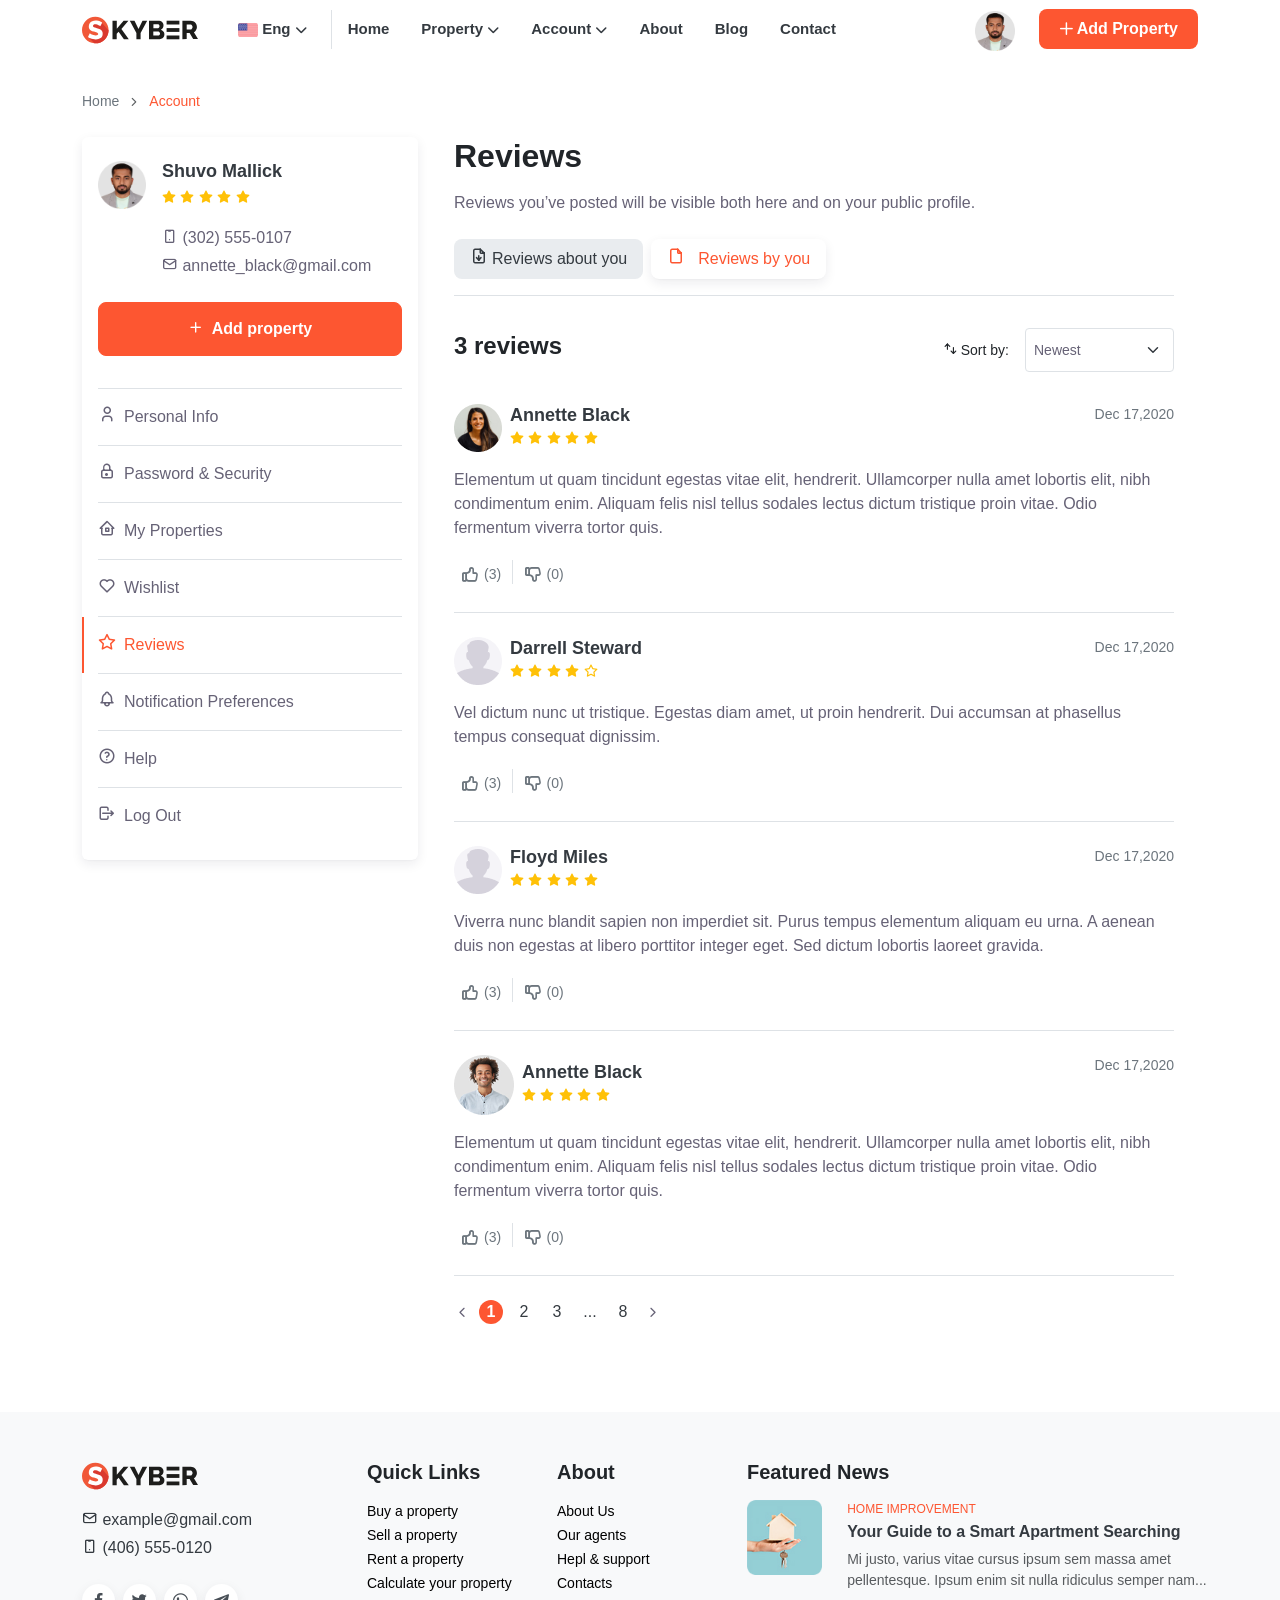
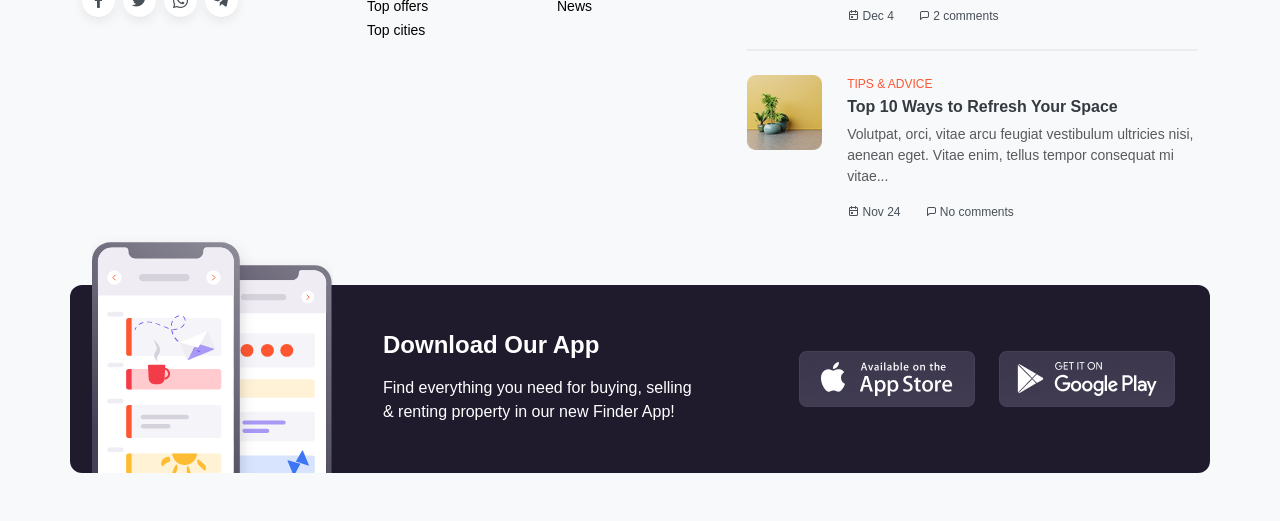
<file: ac-reviews.html>
<!DOCTYPE html>
<html lang="en">
  <head>
    <meta charset="UTF-8" />
    <meta http-equiv="X-UA-Compatible" content="IE=edge" />
    <meta name="viewport" content="width=device-width, initial-scale=1.0" />
    <!-- Favicon -->
    <link rel="shortcut icon" href="./images/logo.png" type="image/x-icon" />
    <!-- Google Fonts -->
    <link rel="preconnect" href="https://fonts.googleapis.com" />
    <link rel="preconnect" href="https://fonts.gstatic.com" crossorigin />
    <link
      href="https://fonts.googleapis.com/css2?family=Poppins:wght@100;200;300;400;500;600;700;800&display=swap"
      rel="stylesheet"
    />
    <!-- Fontawesome CSS -->
    <link
      rel="stylesheet"
      href="https://cdnjs.cloudflare.com/ajax/libs/font-awesome/6.1.1/css/all.min.css"
      integrity="sha512-KfkfwYDsLkIlwQp6LFnl8zNdLGxu9YAA1QvwINks4PhcElQSvqcyVLLD9aMhXd13uQjoXtEKNosOWaZqXgel0g=="
      crossorigin="anonymous"
      referrerpolicy="no-referrer"
    />
    <!-- Custom icons -->
    <link rel="stylesheet" href="./assets/icons.css" />
    <!-- Bootstrap CSS only -->
    <link
      href="https://cdn.jsdelivr.net/npm/bootstrap@5.2.1/dist/css/bootstrap.min.css"
      rel="stylesheet"
      integrity="sha384-iYQeCzEYFbKjA/T2uDLTpkwGzCiq6soy8tYaI1GyVh/UjpbCx/TYkiZhlZB6+fzT"
      crossorigin="anonymous"
    />

    <!-- custom css -->
    <link rel="stylesheet" href="./css/style.css" />

    <title>Account - Review</title>
  </head>

  <body>
    <!-- Navbar Start -->
    <header class="header-area">
      <nav class="navbar navbar-expand-lg custom-header">
        <div class="container">
          <a class="navbar-brand" href="./index.html"
            ><img
              src="./assets/images/logo-finder.svg"
              class="img-fluid"
              alt="Logo"
          /></a>
          <button
            class="navbar-toggler"
            type="button"
            data-bs-toggle="collapse"
            data-bs-target="#navbarSupportedContent"
            aria-controls="navbarSupportedContent"
            aria-expanded="false"
            aria-label="Toggle navigation"
          >
            <span class="navbar-toggler-icon"></span>
          </button>

          <div class="collapse navbar-collapse" id="navbarSupportedContent">
            <!-- Left Side Menu -->
            <ul class="navbar-nav me-auto mb-2 mb-lg-0 custom-menu">
              <!-- Language Change Menu -->
              <li class="nav-item dropdown px-3 menu-language">
                <a
                  class="nav-link dropdown-toggle"
                  href="#"
                  role="button"
                  data-bs-toggle="dropdown"
                  aria-expanded="false"
                >
                  <img
                    src="./assets/images/icons/united-states 1.svg"
                    class="img-fluid"
                    alt="United State Flag"
                  />
                  Eng
                </a>
                <ul class="dropdown-menu">
                  <li class="nav-item">
                    <a class="dropdown-item" href="#">BN</a>
                  </li>
                  <li class="nav-item">
                    <a class="dropdown-item" href="#">ES</a>
                  </li>
                  <li class="nav-item">
                    <a class="dropdown-item" href="#">AR</a>
                  </li>
                </ul>
              </li>

              <!-- Home menu item -->
              <li class="nav-item dropdown px-2">
                <a class="nav-link" href="./index.html">Home</a>
              </li>

              <!-- Catalog menu items -->
              <li class="nav-item dropdown px-2">
                <a
                  class="nav-link dropdown-toggle"
                  href="#"
                  role="button"
                  data-bs-toggle="dropdown"
                  aria-expanded="false"
                >
                  Property
                </a>
                <ul class="dropdown-menu">
                  <li class="nav-item">
                    <a class="dropdown-item" href="./property-for-rent.html"
                      >Property for Rent</a
                    >
                  </li>
                  <li class="nav-item">
                    <a class="dropdown-item" href="./property-for-sale.html"
                      >Property for Sell</a
                    >
                  </li>
                </ul>
              </li>

              <!-- Account menu item -->
              <li class="nav-item dropdown px-2">
                <a
                  class="nav-link dropdown-toggle"
                  href="#"
                  role="button"
                  data-bs-toggle="dropdown"
                  aria-expanded="false"
                >
                  Account
                </a>
                <ul class="dropdown-menu">
                  <!-- <li class="nav-item">
                    <a
                      class="dropdown-item"
                      href="#"
                      data-bs-toggle="modal"
                      data-bs-target="#sign-in-Modal"
                      >Sign In</a
                    >
                  </li>
                  <li class="nav-item">
                    <a
                      class="dropdown-item"
                      href="#"
                      data-bs-toggle="modal"
                      data-bs-target="#signup-Modal"
                      >Sign Up</a
                    >
                  </li> -->
                  <li class="nav-item">
                    <a class="dropdown-item" href="./personal-info.html"
                      >Personal Info</a
                    >
                  </li>
                  <li class="nav-item">
                    <a class="dropdown-item" href="./security.html">Security</a>
                  </li>
                  <li class="nav-item">
                    <a class="dropdown-item" href="./my-properties.html"
                      >My Properties</a
                    >
                  </li>
                  <li class="nav-item">
                    <a class="dropdown-item" href="./wishlist.html">Wishlist</a>
                  </li>
                  <li class="nav-item">
                    <a class="dropdown-item active" href="./ac-reviews.html"
                      >Reviews</a
                    >
                  </li>
                  <li class="nav-item">
                    <a class="dropdown-item" href="./notifications.html"
                      >Notifications</a
                    >
                  </li>
                </ul>
              </li>

              <li class="nav-item dropdown px-2">
                <a class="nav-link" href="./about.html">About</a>
              </li>

              <li class="nav-item dropdown px-2">
                <a class="nav-link" href="./blog.html">Blog</a>
              </li>

              <li class="nav-item dropdown px-2">
                <a class="nav-link" href="./contact.html">Contact</a>
              </li>
            </ul>

            <!-- MODAL SIGN IN START -->
            <div
              class="modal fade"
              id="sign-in-Modal"
              tabindex="-1"
              aria-labelledby="sign-in-ModalLabel"
              aria-hidden="true"
            >
              <div class="modal-dialog modal-dialog-centered">
                <div class="modal-content">
                  <!-- start -->
                  <div class="modal-body px-0 py-0">
                    <button
                      class="btn-close position-absolute top-0 end-0 mt-3 me-3"
                      type="button"
                      data-bs-dismiss="modal"
                    ></button>

                    <!-- contents -->
                    <div class="row sign-in-modal mx-0 align-items-center">
                      <!-- left side -->
                      <div class="col-md-6 p-3 p-lg-5 border-right">
                        <div class="left-contents">
                          <h2 class="modal-title mb-4 mb-sm-5">
                            Hey there!<br />Welcome back.
                          </h2>
                          <img
                            class="d-block mx-auto"
                            src="./assets/images/sign-in-illustration.svg"
                            width="344"
                            alt="Illustartion"
                          />
                          <div class="dont-have mt-4">
                            Don't have an account?
                            <a
                              href="#signup-Modal"
                              data-bs-toggle="modal"
                              data-bs-dismiss="modal"
                              >Sign up here</a
                            >
                          </div>
                        </div>
                      </div>

                      <!-- right side -->
                      <div class="col-md-6 px-4 p-3 p-lg-5">
                        <div class="right-contents">
                          <button
                            class="btn btn-outline-info mb-3 w-100"
                            href="#"
                          >
                            <i class="icon-google me-1"></i>Sign in with Google
                          </button>
                          <button
                            class="btn btn-outline-info mb-3 w-100"
                            href="#"
                          >
                            <i class="icon-Facebook-white-bg me-1"></i>Sign in
                            with Facebook
                          </button>

                          <div class="d-flex align-items-center py-2 mb-1">
                            <hr class="w-100" />
                            <p class="or px-3">Or</p>
                            <hr class="w-100" />
                          </div>

                          <form class="sign-in-form">
                            <div class="mb-4">
                              <label class="form-label mb-2" for="signin-email"
                                >Email address</label
                              >
                              <input
                                class="form-control"
                                type="email"
                                id="signin-email"
                                placeholder="Enter your email"
                                required=""
                              />
                            </div>

                            <div class="mb-4">
                              <div
                                class="d-flex align-items-center justify-content-between mb-0"
                              >
                                <label
                                  class="form-label mb-2"
                                  for="signin-password"
                                  >Password</label
                                >
                                <a class="forgot-pass" href="#"
                                  >Forgot password?</a
                                >
                              </div>

                              <div
                                class="form-input-icon d-flex align-items-center"
                              >
                                <input
                                  class="form-control custom-form-control"
                                  type="password"
                                  id="signin-password"
                                  placeholder="Enter password"
                                  required=""
                                />
                                <i class="icon-off"></i>
                              </div>
                            </div>

                            <button
                              class="btn btn-primary btn-lg w-100"
                              type="submit"
                            >
                              Sign in
                            </button>
                          </form>
                        </div>
                      </div>
                      <!-- end row -->
                    </div>
                  </div>
                  <!-- end -->
                </div>
              </div>
            </div>
            <!-- MODAL SIGN IN  END -->

            <!-- MODAL SIGN UP START -->
            <div
              class="modal fade"
              id="signup-Modal"
              tabindex="-1"
              aria-labelledby="signup-ModalLabel"
              aria-hidden="true"
            >
              <div class="modal-dialog modal-dialog-centered">
                <div class="modal-content">
                  <!-- start -->
                  <div class="modal-body px-0 py-0">
                    <button
                      class="btn-close position-absolute top-0 end-0 mt-3 me-3"
                      type="button"
                      data-bs-dismiss="modal"
                    ></button>

                    <!-- MODAL contents -->
                    <div class="row signup-modal mx-0 align-items-center">
                      <!-- left MODAL side -->
                      <div class="col-md-6 p-3 p-lg-5 border-right">
                        <div class="left-contents">
                          <h2 class="modal-title mb-4 mb-sm-5">
                            Join Finder.<br />
                            premium benefits:
                          </h2>

                          <ul class="left-list list-unstyled mb-4">
                            <li class="d-flex mb-2">
                              <i class="icon-circle text-primary mt-1 me-2"></i
                              ><span>Add and promote your listings</span>
                            </li>
                            <li class="d-flex mb-2">
                              <i class="icon-circle text-primary mt-1 me-2"></i
                              ><span>Easily manage your wishlist</span>
                            </li>
                            <li class="d-flex mb-0">
                              <i class="icon-circle text-primary mt-1 me-2"></i
                              ><span>Leave reviews</span>
                            </li>
                          </ul>

                          <img
                            class="d-block mx-auto"
                            src="./assets/images/sign-up-illustration.svg"
                            width="344"
                            alt="Illustartion"
                          />

                          <div class="dont-have mt-4">
                            Already have an account?
                            <a
                              href="#sign-in-Modal"
                              data-bs-toggle="modal"
                              data-bs-dismiss="modal"
                              >Sign In</a
                            >
                          </div>
                        </div>
                      </div>

                      <!-- right MODAL side -->
                      <div class="col-md-6 px-4 p-3 p-lg-5">
                        <div class="right-contents">
                          <button
                            class="btn btn-outline-info mb-3 w-100"
                            href="#"
                          >
                            <i class="icon-google me-1"></i>Sign in with Google
                          </button>
                          <button
                            class="btn btn-outline-info mb-3 w-100"
                            href="#"
                          >
                            <i class="icon-Facebook-white-bg me-1"></i>Sign in
                            with Facebook
                          </button>

                          <div class="d-flex align-items-center py-2 mb-0">
                            <hr class="w-100" />
                            <p class="or px-3">Or</p>
                            <hr class="w-100" />
                          </div>

                          <form class="signup-form" novalidate="">
                            <div class="mb-2">
                              <label class="form-label" for="signup-name"
                                >Full Name</label
                              >
                              <input
                                class="form-control"
                                type="text"
                                id="signup-name"
                                placeholder="Enter your full name"
                                required=""
                              />
                            </div>

                            <div class="mb-2">
                              <label class="form-label" for="signup-email"
                                >Email Address</label
                              >
                              <input
                                class="form-control"
                                type="email"
                                id="signup-email"
                                placeholder="Enter your email"
                                required=""
                              />
                            </div>

                            <div class="mb-2">
                              <label class="form-label" for="signup-password"
                                >Password
                                <span class="text-muted"
                                  >(min. 8 char)</span
                                ></label
                              >

                              <div
                                class="form-input-icon d-flex align-items-center"
                              >
                                <input
                                  class="form-control custom-form-control"
                                  type="password"
                                  id="signup-password"
                                  required=""
                                />
                                <i class="icon-off"></i>
                              </div>
                            </div>

                            <div class="mb-3">
                              <label
                                class="form-label"
                                for="signup-confirm-password"
                                >Confirm Password
                              </label>

                              <div
                                class="form-input-icon d-flex align-items-center"
                              >
                                <input
                                  class="form-control custom-form-control"
                                  type="password"
                                  id="signup-confirm-password"
                                  required=""
                                />
                                <i class="icon-off"></i>
                              </div>
                            </div>

                            <div class="form-check mb-4">
                              <input
                                class="form-check-input"
                                type="checkbox"
                                id="agree-to-terms"
                                required=""
                              />
                              <label
                                class="form-check-label"
                                for="agree-to-terms"
                                >By joining, I agree to the
                                <a href="#">Terms of use</a> and
                                <a href="#">Privacy policy</a></label
                              >
                            </div>
                            <button
                              class="btn btn-primary btn-lg w-100"
                              type="submit"
                            >
                              Sign up
                            </button>
                          </form>
                        </div>
                      </div>
                      <!-- end row -->
                    </div>
                  </div>
                  <!-- end -->
                </div>
              </div>
            </div>
            <!-- MODAL SIGN UP END -->

            <!-- RIGHT nav -->
            <div class="d-flex gap-4 align-items-center">
              <div class="nav-user-pic m-0 p-0">
                <a href="personal-info.html"
                  ><img
                    src="./assets/images/user/shuvo-mallick-pic.png"
                    class="img-fluid"
                    alt="User Picture"
                /></a>
              </div>
              <a
                class="btn btn-primary custom-btn flex-shrink-0"
                href="./add-property.html"
              >
                <i class="fa-regular fa-plus"></i> Add Property
              </a>
            </div>
          </div>
        </div>
      </nav>
    </header>
    <!-- Navbar End -->

    <!-- START -->
    <section class="mt-3 pb-lg-4">
      <div class="container">
        <div class="row gy-4 gy-lg-0">
          <!-- Breadcrumb -->
          <nav class="mb-2 pt-md-3" aria-label="Breadcrumb">
            <ol class="breadcrumb">
              <li class="breadcrumb-item">
                <a href="index.html" class="">Home</a>
              </li>
              <li class="breadcrumb-item active" aria-current="page">
                Account
              </li>
            </ol>
          </nav>

          <!-- AC Contents -->
          <div class="row">
            <!-- Left Account Menu/Nav -->
            <div class="col-lg-4 col-md-5 pe-lg-4 mb-5 mb-md-0 mb-4">
              <div class="card card-body">
                <div
                  class="d-flex d-md-block d-lg-flex align-items-start pt-lg-2 mb-4"
                >
                  <a href="./personal-info.html">
                    <img
                      src="./assets/images/user/shuvo-mallick-pic.png"
                      class="img-fluid user-pic"
                      alt="Review Icon"
                    />
                  </a>
                  <div
                    class="pt-md-2 pt-lg-0 ps-3 ps-md-0 ps-lg-3 text-truncate"
                  >
                    <h5 class="reivew-title m-0 mb-1">Shuvo Mallick</h5>
                    <div class="align-items-center">
                      <span class="review-icons">
                        <i class="icon-rating text-warning"></i>
                        <i class="icon-rating text-warning"></i>
                        <i class="icon-rating text-warning"></i>
                        <i class="icon-rating text-warning"></i>
                        <i class="icon-rating text-warning"></i>
                      </span>
                    </div>

                    <p class="m-0 mb-1 mt-3 mb-0">
                      <i class="icon-phone-1"></i> (302) 555-0107
                    </p>
                    <p class="m-0 d-block">
                      <i class="icon-mail"></i>
                      <span class="text-truncate">annette_black@gmail.com</span>
                    </p>
                  </div>
                </div>

                <a
                  class="btn btn-primary btn-lg mb-3"
                  href="./add-property.html"
                  ><i class="icon-plus me-2"></i>Add property</a
                >

                <!-- Nav/Menu -->
                <div class="mt-3">
                  <div class="account-nav d-flex flex-column position-relative">
                    <a
                      class="nav-link py-3 border-top"
                      href="./personal-info.html"
                    >
                      <i class="icon-user-default me-2"></i>Personal Info</a
                    >
                    <a class="nav-link py-3 border-top" href="./security.html">
                      <i class="icon-lock me-2"></i>Password & Security</a
                    >
                    <a
                      class="nav-link py-3 border-top"
                      href="./my-properties.html"
                    >
                      <i class="icon-home me-2"></i>My Properties</a
                    >
                    <a class="nav-link py-3 border-top" href="./wishlist.html">
                      <i class="icon-heart-default me-2"></i>Wishlist</a
                    >
                    <a
                      class="nav-link active py-3 border-top"
                      href="./ac-reviews.html"
                    >
                      <i class="icon-star-default me-2"></i>Reviews</a
                    >
                    <a
                      class="nav-link py-3 border-top"
                      href="./notifications.html"
                    >
                      <i class="icon-bell-default me-2"></i>Notification
                      Preferences</a
                    >
                    <a
                      class="nav-link py-3 border-top"
                      href="./help-center.html"
                    >
                      <i class="icon-help me-2"></i>Help</a
                    >
                    <a class="nav-link py-3 border-top" href="./404.html">
                      <i class="icon-logout me-2"></i>Log Out</a
                    >
                  </div>
                </div>
              </div>
            </div>

            <!-- Right Contents -->
            <div class="account-right-contents col-lg-8 col-md-7 mb-5">
              <h1 class="page-title mb-3">Reviews</h1>
              <div class="mb-4">
                Reviews you’ve posted will be visible both here and on your
                public profile.
              </div>

              <!-- button -->
              <div class="ac-my-property d-flex gap-2 border-bottom pb-3 mb-4">
                <button class="tab-btn">
                  <i class="icon-file me-1"></i>Reviews about you
                </button>
                <button class="tab-btn tab-btn-active">
                  <i class="icon-clean me-1"> </i>Reviews by you
                </button>
              </div>

              <div class="mb-4">
                <div
                  class="d-flex flex-sm-row flex-column align-items-sm-center align-items-stretch justify-content-between"
                >
                  <h2 class="post-heading">3 reviews</h2>

                  <!-- property item Sorting -->
                  <div
                    class="property-item-sorting d-flex flex-sm-row flex-column align-items-sm-center justify-content-between align-items-stretch my-2"
                  >
                    <div class="d-flex align-items-center flex-shrink-0">
                      <label class="text-nowrap me-3" for="sortby"
                        ><i class="icon-switch-vertical"></i> Sort by:</label
                      >

                      <select class="form-select form-select-sm" id="sortby">
                        <option>Newest</option>
                        <option>Popularity</option>
                        <option>Low - High Price</option>
                        <option>High - Low Price</option>
                        <option>High rating</option>
                        <option>Average Rating</option>
                      </select>
                    </div>
                  </div>
                </div>
              </div>

              <!-- reivew -->
              <div class="review mb-4 pb-4 border-bottom">
                <div class="d-flex justify-content-between mb-3">
                  <div class="d-flex align-items-center pe-3">
                    <img
                      src="./assets/images/catalog/single-property-page/ammett-black.png"
                      class="img-fluid me-2"
                      alt="Review Icon"
                    />
                    <div>
                      <h5 class="reivew-title m-0">Annette Black</h5>
                      <span class="review-icons">
                        <i class="icon-rating text-warning"></i>
                        <i class="icon-rating text-warning"></i>
                        <i class="icon-rating text-warning"></i>
                        <i class="icon-rating text-warning"></i>
                        <i class="icon-rating text-warning"></i>
                      </span>
                    </div>
                  </div>
                  <p class="custom-mute-text">Dec 17,2020</p>
                  <!-- end -->
                </div>
                <p>
                  Elementum ut quam tincidunt egestas vitae elit, hendrerit.
                  Ullamcorper nulla amet lobortis elit, nibh condimentum enim.
                  Aliquam felis nisl tellus sodales lectus dictum tristique
                  proin vitae. Odio fermentum viverra tortor quis.
                </p>

                <div class="review-like-icon d-flex align-items-center m-0">
                  <button class="btn-like m-0">
                    <i class="icon-like me-1 align-middle"></i
                    ><span class="custom-mute-text">(3)</span>
                  </button>

                  <div class="border-end me-1">&nbsp;</div>

                  <button class="btn-like">
                    <i class="icon-dislike me-1 align-middle"></i
                    ><span class="custom-mute-text">(0)</span>
                  </button>
                </div>
              </div>

              <!-- reivew -->
              <div class="review mb-4 pb-4 border-bottom">
                <div class="d-flex justify-content-between mb-3">
                  <div class="d-flex align-items-center pe-3">
                    <img
                      src="./assets/images/catalog/single-property-page/avatar.png"
                      class="img-fluid me-2"
                      alt="Review Icon"
                    />
                    <div>
                      <h5 class="reivew-title m-0">Darrell Steward</h5>
                      <span class="review-icons">
                        <i class="icon-rating text-warning"></i>
                        <i class="icon-rating text-warning"></i>
                        <i class="icon-rating text-warning"></i>
                        <i class="icon-rating text-warning"></i>
                        <i class="icon-star-default text-warning"></i>
                      </span>
                    </div>
                  </div>
                  <p class="custom-mute-text">Dec 17,2020</p>
                  <!-- end -->
                </div>
                <p>
                  Vel dictum nunc ut tristique. Egestas diam amet, ut proin
                  hendrerit. Dui accumsan at phasellus tempus consequat
                  dignissim.
                </p>

                <div class="review-like-icon d-flex align-items-center m-0">
                  <button class="btn-like m-0">
                    <i class="icon-like me-1 align-middle"></i
                    ><span class="custom-mute-text">(3)</span>
                  </button>

                  <div class="border-end me-1">&nbsp;</div>

                  <button class="btn-like">
                    <i class="icon-dislike me-1 align-middle"></i
                    ><span class="custom-mute-text">(0)</span>
                  </button>
                </div>
              </div>

              <!-- reivew -->
              <div class="review mb-4 pb-4 border-bottom">
                <div class="d-flex justify-content-between mb-3">
                  <div class="d-flex align-items-center pe-3">
                    <img
                      src="./assets/images/catalog/single-property-page/avatar.png"
                      class="img-fluid me-2"
                      alt="Review Icon"
                    />
                    <div>
                      <h5 class="reivew-title m-0">Floyd Miles</h5>
                      <span class="review-icons">
                        <i class="icon-rating text-warning"></i>
                        <i class="icon-rating text-warning"></i>
                        <i class="icon-rating text-warning"></i>
                        <i class="icon-rating text-warning"></i>
                        <i class="icon-rating text-warning"></i>
                      </span>
                    </div>
                  </div>
                  <p class="custom-mute-text">Dec 17,2020</p>
                  <!-- end -->
                </div>
                <p>
                  Viverra nunc blandit sapien non imperdiet sit. Purus tempus
                  elementum aliquam eu urna. A aenean duis non egestas at libero
                  porttitor integer eget. Sed dictum lobortis laoreet gravida.
                </p>

                <div class="review-like-icon d-flex align-items-center m-0">
                  <button class="btn-like m-0">
                    <i class="icon-like me-1 align-middle"></i
                    ><span class="custom-mute-text">(3)</span>
                  </button>

                  <div class="border-end me-1">&nbsp;</div>

                  <button class="btn-like">
                    <i class="icon-dislike me-1 align-middle"></i
                    ><span class="custom-mute-text">(0)</span>
                  </button>
                </div>
              </div>

              <!-- reivew -->
              <div class="review mb-4 pb-4 border-bottom">
                <div class="d-flex justify-content-between mb-3">
                  <div class="d-flex align-items-center pe-3">
                    <img
                      src="./assets/images/catalog/single-property-page/floyd-miles.png"
                      class="img-fluid me-2"
                      alt="Review Icon"
                    />
                    <div>
                      <h5 class="reivew-title m-0">Annette Black</h5>
                      <span class="review-icons">
                        <i class="icon-rating text-warning"></i>
                        <i class="icon-rating text-warning"></i>
                        <i class="icon-rating text-warning"></i>
                        <i class="icon-rating text-warning"></i>
                        <i class="icon-rating text-warning"></i>
                      </span>
                    </div>
                  </div>
                  <p class="custom-mute-text">Dec 17,2020</p>
                  <!-- end -->
                </div>
                <p>
                  Elementum ut quam tincidunt egestas vitae elit, hendrerit.
                  Ullamcorper nulla amet lobortis elit, nibh condimentum enim.
                  Aliquam felis nisl tellus sodales lectus dictum tristique
                  proin vitae. Odio fermentum viverra tortor quis.
                </p>

                <div class="review-like-icon d-flex align-items-center m-0">
                  <button class="btn-like m-0">
                    <i class="icon-like me-1 align-middle"></i
                    ><span class="custom-mute-text">(3)</span>
                  </button>

                  <div class="border-end me-1">&nbsp;</div>

                  <button class="btn-like">
                    <i class="icon-dislike me-1 align-middle"></i
                    ><span class="custom-mute-text">(0)</span>
                  </button>
                </div>
              </div>

              <!-- pagination -->
              <nav class="custom-pagination mt-4">
                <ul class="pagination align-items-center">
                  <li class="page-item icon-single-left"></li>
                  <li class="page-item">
                    <a class="page-link active" href="#">1</a>
                  </li>
                  <li class="page-item" aria-current="page">
                    <a class="page-link" href="#">2</a>
                  </li>
                  <li class="page-item"><a class="page-link" href="#">3</a></li>
                  <li class="page-item">
                    <a class="page-link" href="#">...</a>
                  </li>
                  <li class="page-item">
                    <a class="page-link" href="#">8</a>
                  </li>
                  <li class="page-item icon-single-right" href="#"></li>
                </ul>
              </nav>

              <!-- End right contents -->
            </div>
          </div>
        </div>
      </div>
    </section>
    <!-- END -->

    <!-- Footer START -->
    <footer class="bg-light py-5">
      <div class="container">
        <div class="row">
          <!-- Social Media Column -->
          <div class="footer-contact col-lg-3 col-sm-6 col-12 mb-3">
            <img
              src="./assets/images/logo-finder.svg"
              class="img-fluid mb-3"
              alt="Logo"
            />
            <p class="m-0 mb-1"><i class="icon-mail"></i> example@gmail.com</p>
            <p><i class="icon-phone-1"></i> (406) 555-0120</p>

            <div class="custom-social-icons d-flex gap-2 mt-4">
              <i class="icon-Facebook-white-bg rounded-circle"></i>
              <i class="icon-twitter rounded-circle"></i>
              <i class="icon-whatsapp rounded-circle"></i>
              <i class="icon-telegram-1 rounded-circle"></i>
            </div>
          </div>

          <!-- Quick Links-Column -->
          <div class="custom-footer-quick-link col-lg-2 col-sm-6 col-12 mb-3">
            <h4 class="footer-heading pb-2">Quick Links</h4>
            <p class="m-0 p-0">
              <a href="#" class="text-black" style="text-decoration: none"
                >Buy a property</a
              >
            </p>
            <p class="m-0 p-0">
              <a href="#" class="text-black" style="text-decoration: none"
                >Sell a property</a
              >
            </p>
            <p class="m-0 p-0">
              <a href="#" class="text-black" style="text-decoration: none"
                >Rent a property</a
              >
            </p>
            <p class="m-0 p-0">
              <a href="#" class="text-black" style="text-decoration: none"
                >Сalculate your property</a
              >
            </p>
            <p class="m-0 p-0">
              <a href="#" class="text-black" style="text-decoration: none"
                >Top offers</a
              >
            </p>
            <p class="m-0 p-0">
              <a href="#" class="text-black" style="text-decoration: none"
                >Top cities</a
              >
            </p>
          </div>

          <!-- About Column -->
          <div class="custom-footer-about-link col-lg-2 col-sm-6 col-12 mb-3">
            <h4 class="footer-heading pb-2">About</h4>
            <p class="m-0 p-0">
              <a href="#" class="text-black" style="text-decoration: none"
                >About Us</a
              >
            </p>
            <p class="m-0 p-0">
              <a href="#" class="text-black" style="text-decoration: none"
                >Our agents</a
              >
            </p>
            <p class="m-0 p-0">
              <a href="#" class="text-black" style="text-decoration: none"
                >Hepl & support</a
              >
            </p>
            <p class="m-0 p-0">
              <a href="#" class="text-black" style="text-decoration: none"
                >Contacts</a
              >
            </p>
            <p class="m-0 p-0">
              <a href="#" class="text-black" style="text-decoration: none"
                >News</a
              >
            </p>
          </div>

          <!-- Featured News Column -->
          <div class="footer-featured-newses col-md-5 mb-5">
            <h4 class="footer-heading pb-2">Featured News</h4>
            <!-- Single News -->
            <div
              class="featured-news col-12 mb-4 d-flex justify-content-between"
            >
              <div class="featured-news-img col-2">
                <img
                  src="./assets/images/news/featured-news-2.png"
                  class="img-fluid"
                  alt="Featured News"
                />
              </div>

              <div class="featured-news-info col-sm-10 pe-3">
                <p class="m-0 mb-1 p-0">HOME IMPROVEMENT</p>
                <h3>Your Guide to a Smart Apartment Searching</h3>
                <p class="text-muted news-description m-0 mb-3">
                  Mi justo, varius vitae cursus ipsum sem massa amet
                  pellentesque. Ipsum enim sit nulla ridiculus semper nam...
                </p>

                <div class="featured-news-date d-flex gap-4 m-0 p-0">
                  <p class="m-0 p-0"><i class="icon-date"></i> Dec 4</p>
                  <p class="m-0 p-0"><i class="icon-left"></i> 2 comments</p>
                </div>
              </div>
            </div>

            <hr class="footer-news-divider" />

            <!-- Single News -->
            <div
              class="featured-news col-12 mb-3 mt-4 d-flex justify-content-between"
            >
              <div class="featured-news-img col-2">
                <img
                  src="./assets/images/news/featured-news-1.png"
                  class="img-fluid"
                  alt="Featured News"
                />
              </div>

              <div class="featured-news-info col-sm-10 pe-3">
                <p class="m-0 mb-1 p-0">TIPS & ADVICE</p>
                <h3>Top 10 Ways to Refresh Your Space</h3>
                <p class="text-muted news-description m-0 mb-3">
                  Volutpat, orci, vitae arcu feugiat vestibulum ultricies nisi,
                  aenean eget. Vitae enim, tellus tempor consequat mi vitae...
                </p>

                <div class="featured-news-date d-flex gap-4 m-0 p-0">
                  <p class="m-0 p-0"><i class="icon-date"></i> Nov 24</p>
                  <p class="m-0 p-0"><i class="icon-left"></i> No comments</p>
                </div>
              </div>
            </div>
            <!-- End Featured -->
          </div>
          <!-- End -->
        </div>

        <!-- Download Our App -->
        <div
          class="row custom-download-our-app justify-content-center align-items-center"
        >
          <div class="custom-download-app-artwork col-md-3 text-center">
            <img
              src="./assets/images/illustration/download-our-app.svg"
              class="img-fluid"
              alt="Download Our App"
            />
          </div>

          <div
            class="download-app-info-icon col-lg-9 d-flex flex-lg-row flex-column justify-content-center align-content-center text-center text-lg-start"
          >
            <!-- info -->
            <div class="download-app-info col-lg-6 pt-3 pb-1 px-3">
              <h4 class="mb-3">Download Our App</h4>
              <p>
                Find everything you need for buying, selling <br />
                & renting property in our new Finder App!
              </p>
            </div>

            <!-- icons -->
            <div
              class="custom-download-app-store-icon col-lg-6 d-flex p-lg-3 pb-4 d-flex gap-4 justify-content-lg-start justify-content-center align-items-center"
            >
              <img
                src="./assets/images/icons/app-store.png"
                class="img-fluid"
                alt="Download Our App"
              />
              <img
                src="./assets/images/icons/google-play.png"
                class="img-fluid"
                alt="Download Our App"
              />
            </div>
          </div>
        </div>
      </div>
    </footer>
    <!-- Footer END -->

    <!-- Bootstrap JS JavaScript Bundle with Popper -->
    <script
      src="https://cdn.jsdelivr.net/npm/bootstrap@5.2.1/dist/js/bootstrap.bundle.min.js"
      integrity="sha384-u1OknCvxWvY5kfmNBILK2hRnQC3Pr17a+RTT6rIHI7NnikvbZlHgTPOOmMi466C8"
      crossorigin="anonymous"
    ></script>
  </body>
</html>
</file>
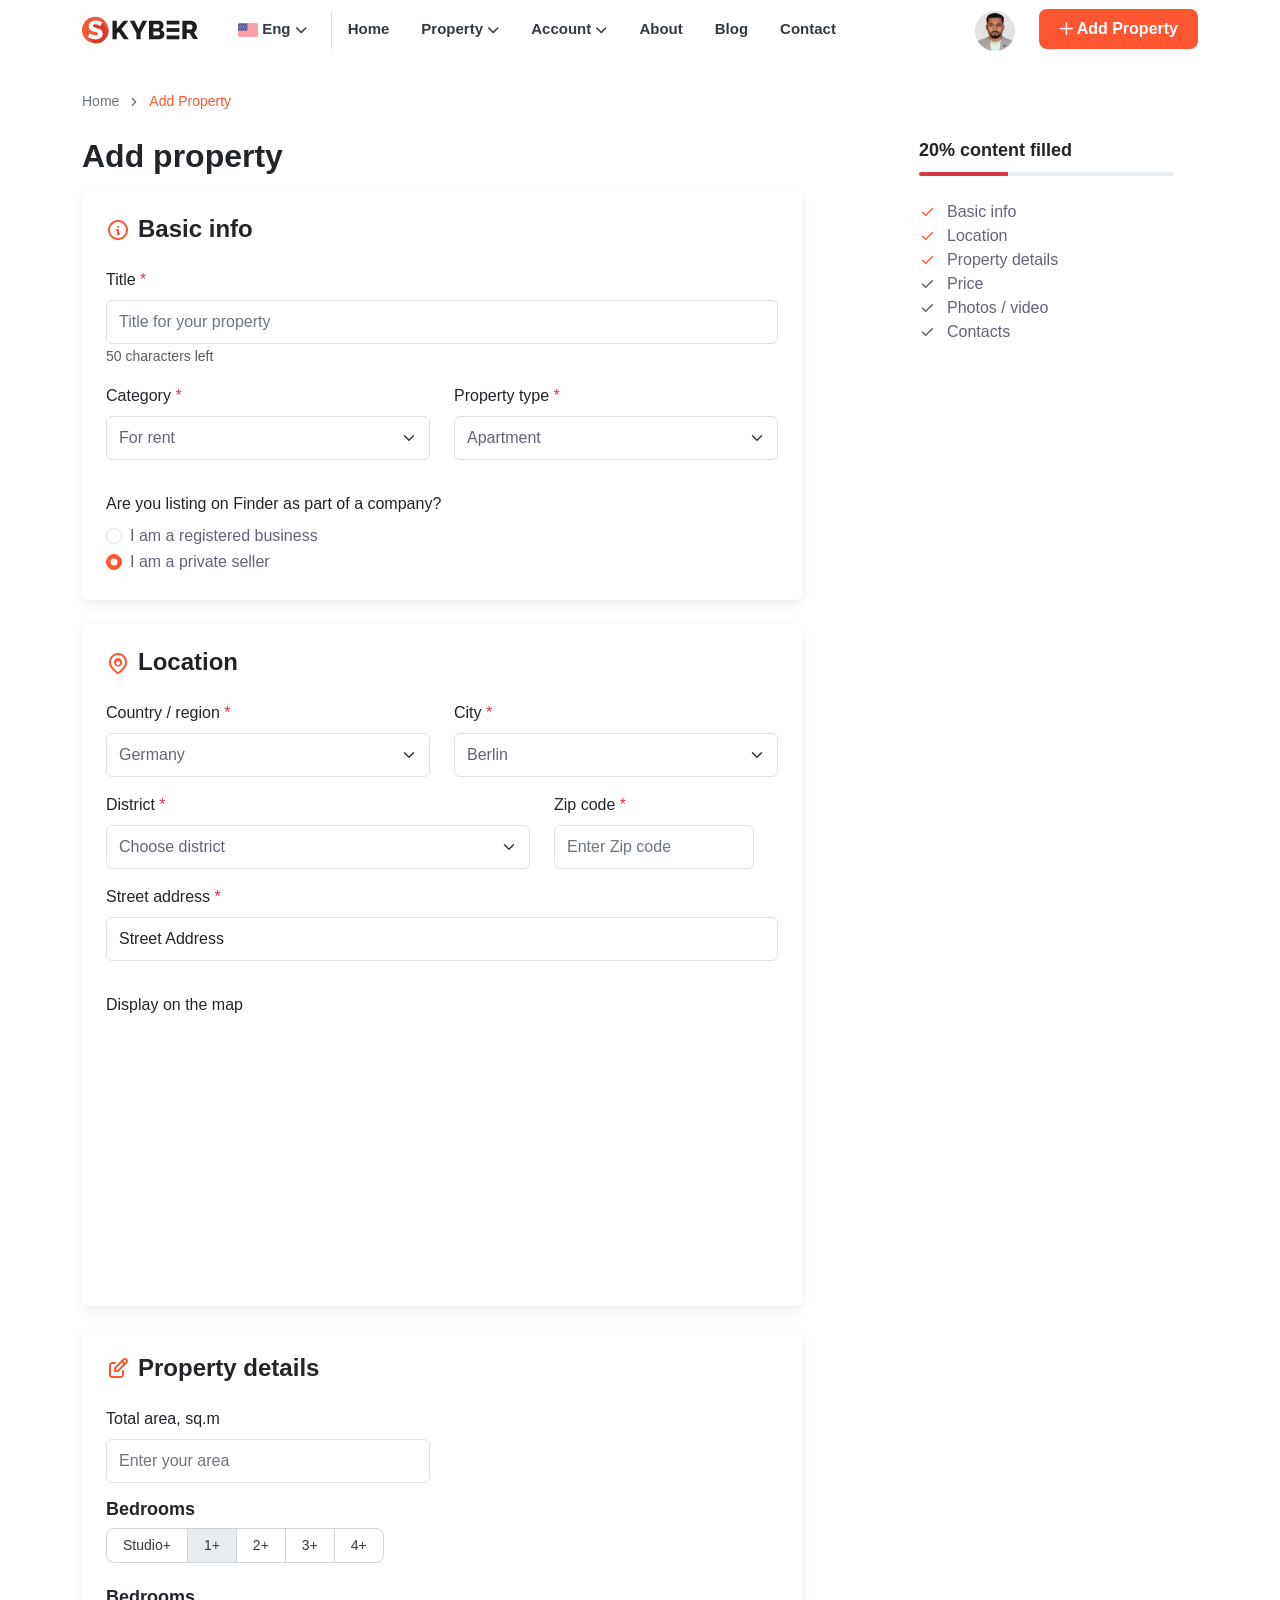
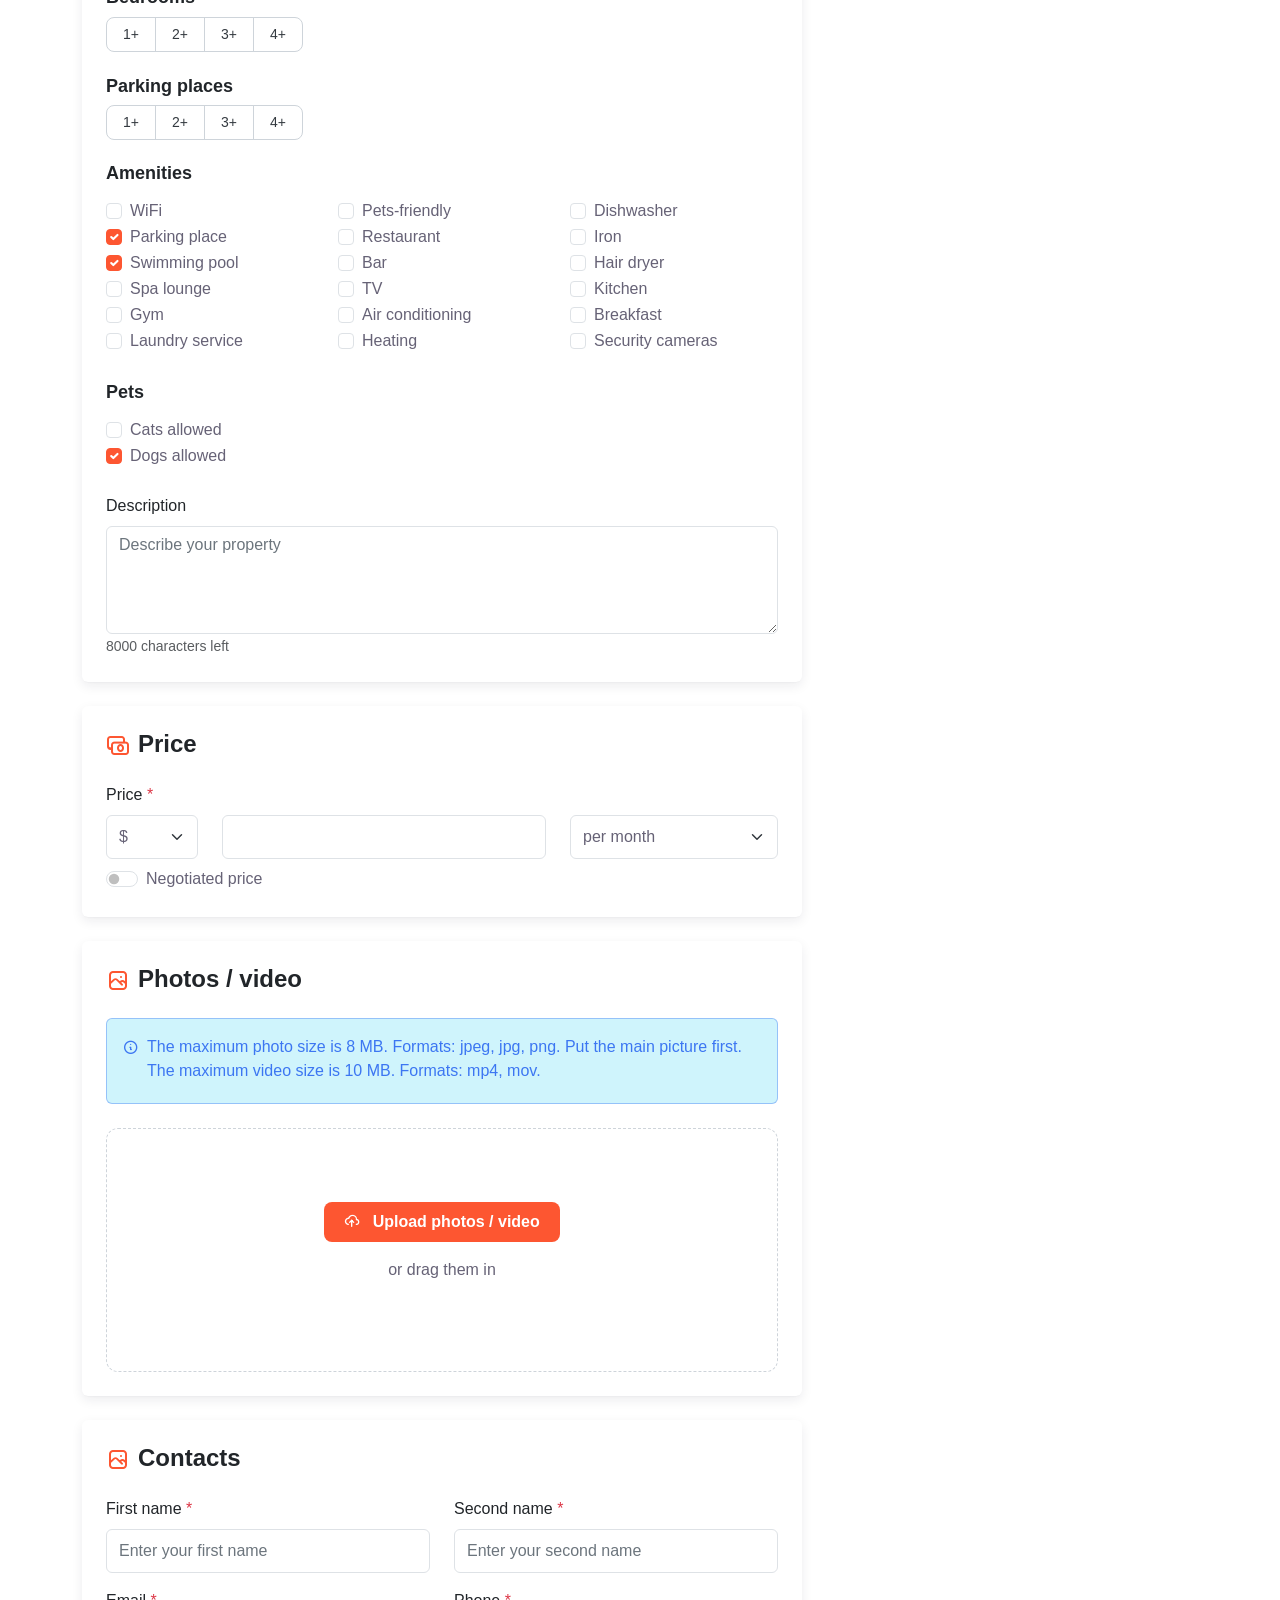
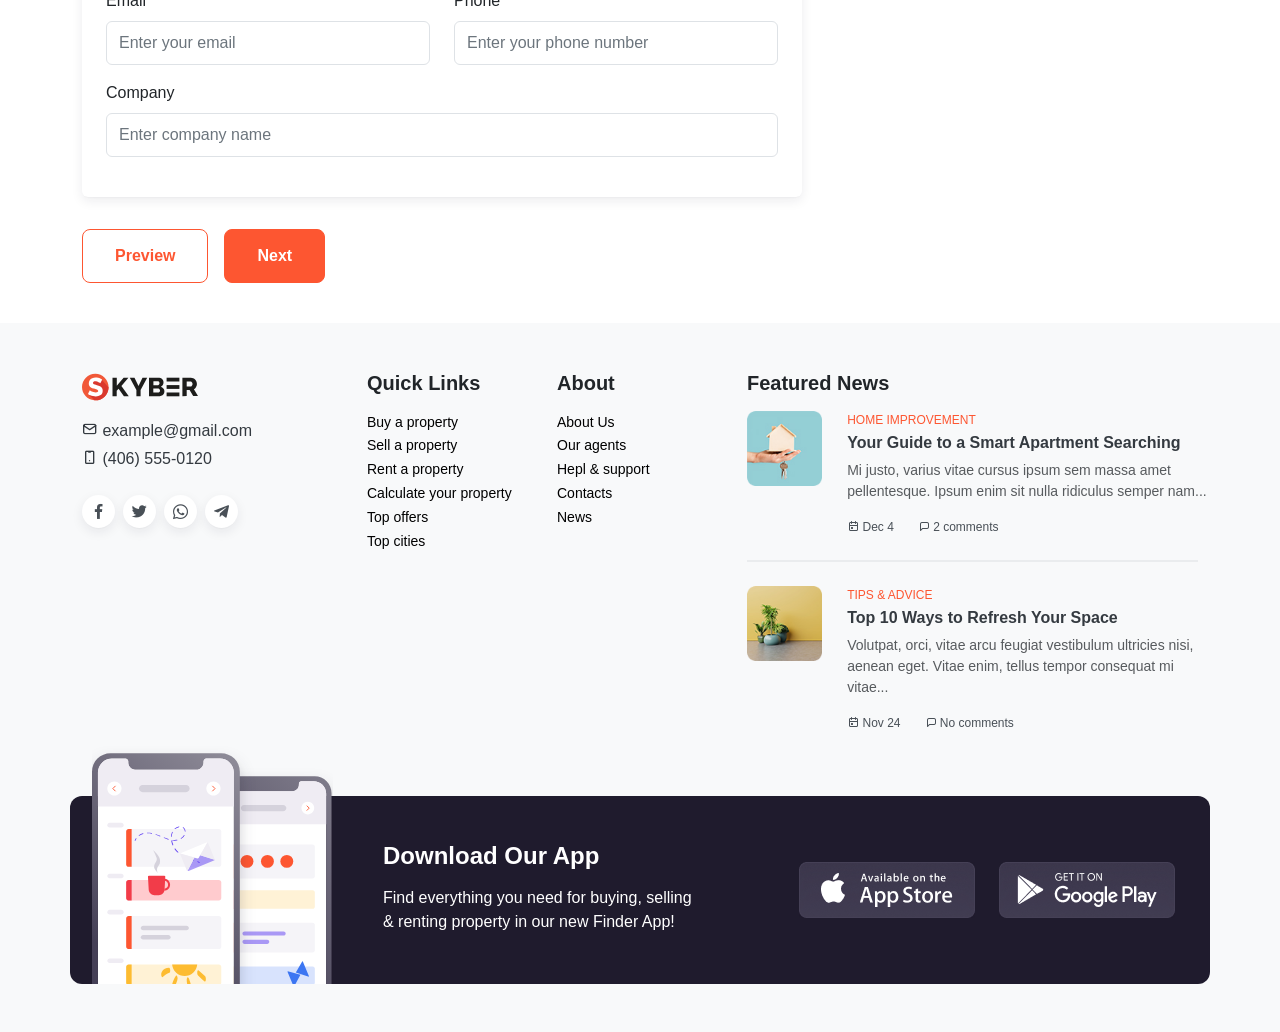
<file: add-property.html>
<!DOCTYPE html>
<html lang="en">
  <head>
    <meta charset="UTF-8" />
    <meta http-equiv="X-UA-Compatible" content="IE=edge" />
    <meta name="viewport" content="width=device-width, initial-scale=1.0" />
    <!-- Favicon -->
    <link rel="shortcut icon" href="./images/logo.png" type="image/x-icon" />
    <!-- Google Fonts -->
    <link rel="preconnect" href="https://fonts.googleapis.com" />
    <link rel="preconnect" href="https://fonts.gstatic.com" crossorigin />
    <link
      href="https://fonts.googleapis.com/css2?family=Poppins:wght@100;200;300;400;500;600;700;800&display=swap"
      rel="stylesheet"
    />
    <!-- Fontawesome CSS -->
    <link
      rel="stylesheet"
      href="https://cdnjs.cloudflare.com/ajax/libs/font-awesome/6.1.1/css/all.min.css"
      integrity="sha512-KfkfwYDsLkIlwQp6LFnl8zNdLGxu9YAA1QvwINks4PhcElQSvqcyVLLD9aMhXd13uQjoXtEKNosOWaZqXgel0g=="
      crossorigin="anonymous"
      referrerpolicy="no-referrer"
    />
    <!-- Custom icons -->
    <link rel="stylesheet" href="./assets/icons.css" />
    <!-- Bootstrap CSS only -->
    <link
      href="https://cdn.jsdelivr.net/npm/bootstrap@5.2.1/dist/css/bootstrap.min.css"
      rel="stylesheet"
      integrity="sha384-iYQeCzEYFbKjA/T2uDLTpkwGzCiq6soy8tYaI1GyVh/UjpbCx/TYkiZhlZB6+fzT"
      crossorigin="anonymous"
    />

    <!-- custom css -->
    <link rel="stylesheet" href="./css/style.css" />
    <title>Vendor - Add Property</title>
  </head>

  <body>
    <!-- Navbar Start -->
    <header class="header-area">
      <nav class="navbar navbar-expand-lg custom-header">
        <div class="container">
          <a class="navbar-brand" href="./index.html"
            ><img
              src="./assets/images/logo-finder.svg"
              class="img-fluid"
              alt="Logo"
          /></a>
          <button
            class="navbar-toggler"
            type="button"
            data-bs-toggle="collapse"
            data-bs-target="#navbarSupportedContent"
            aria-controls="navbarSupportedContent"
            aria-expanded="false"
            aria-label="Toggle navigation"
          >
            <span class="navbar-toggler-icon"></span>
          </button>

          <div class="collapse navbar-collapse" id="navbarSupportedContent">
            <!-- Left Side Menu -->
            <ul class="navbar-nav me-auto mb-2 mb-lg-0 custom-menu">
              <!-- Language Change Menu -->
              <li class="nav-item dropdown px-3 menu-language">
                <a
                  class="nav-link dropdown-toggle"
                  href="#"
                  role="button"
                  data-bs-toggle="dropdown"
                  aria-expanded="false"
                >
                  <img
                    src="./assets/images/icons/united-states 1.svg"
                    class="img-fluid"
                    alt="United State Flag"
                  />
                  Eng
                </a>
                <ul class="dropdown-menu">
                  <li class="nav-item">
                    <a class="dropdown-item" href="#">BN</a>
                  </li>
                  <li class="nav-item">
                    <a class="dropdown-item" href="#">ES</a>
                  </li>
                  <li class="nav-item">
                    <a class="dropdown-item" href="#">AR</a>
                  </li>
                </ul>
              </li>

              <!-- Home menu item -->
              <li class="nav-item dropdown px-2">
                <a class="nav-link" href="./index.html">Home</a>
              </li>

              <!-- Catalog menu items -->
              <li class="nav-item dropdown px-2">
                <a
                  class="nav-link dropdown-toggle"
                  href="#"
                  role="button"
                  data-bs-toggle="dropdown"
                  aria-expanded="false"
                >
                  Property
                </a>
                <ul class="dropdown-menu">
                  <li class="nav-item">
                    <a class="dropdown-item" href="./property-for-rent.html"
                      >Property for Rent</a
                    >
                  </li>
                  <li class="nav-item">
                    <a class="dropdown-item" href="./property-for-sale.html"
                      >Property for Sell</a
                    >
                  </li>
                </ul>
              </li>

              <!-- Account menu item -->
              <li class="nav-item dropdown px-2">
                <a
                  class="nav-link dropdown-toggle"
                  href="#"
                  role="button"
                  data-bs-toggle="dropdown"
                  aria-expanded="false"
                >
                  Account
                </a>
                <ul class="dropdown-menu">
                  <!-- <li class="nav-item">
                    <a
                      class="dropdown-item"
                      href="#"
                      data-bs-toggle="modal"
                      data-bs-target="#sign-in-Modal"
                      >Sign In</a
                    >
                  </li>
                  <li class="nav-item">
                    <a
                      class="dropdown-item"
                      href="#"
                      data-bs-toggle="modal"
                      data-bs-target="#signup-Modal"
                      >Sign Up</a
                    >
                  </li> -->
                  <li class="nav-item">
                    <a class="dropdown-item" href="./personal-info.html"
                      >Personal Info</a
                    >
                  </li>
                  <li class="nav-item">
                    <a class="dropdown-item" href="./security.html">Security</a>
                  </li>
                  <li class="nav-item">
                    <a class="dropdown-item" href="./my-properties.html"
                      >My Properties</a
                    >
                  </li>
                  <li class="nav-item">
                    <a class="dropdown-item" href="./wishlist.html">Wishlist</a>
                  </li>
                  <li class="nav-item">
                    <a class="dropdown-item" href="./ac-reviews.html"
                      >Reviews</a
                    >
                  </li>
                  <li class="nav-item">
                    <a class="dropdown-item" href="./notifications.html"
                      >Notifications</a
                    >
                  </li>
                </ul>
              </li>

              <li class="nav-item dropdown px-2">
                <a class="nav-link" href="./about.html">About</a>
              </li>

              <li class="nav-item dropdown px-2">
                <a class="nav-link" href="./blog.html">Blog</a>
              </li>

              <li class="nav-item dropdown px-2">
                <a class="nav-link" href="./contact.html">Contact</a>
              </li>
            </ul>

            <!-- MODAL SIGN IN START -->
            <div
              class="modal fade"
              id="sign-in-Modal"
              tabindex="-1"
              aria-labelledby="sign-in-ModalLabel"
              aria-hidden="true"
            >
              <div class="modal-dialog modal-dialog-centered">
                <div class="modal-content">
                  <!-- start -->
                  <div class="modal-body px-0 py-0">
                    <button
                      class="btn-close position-absolute top-0 end-0 mt-3 me-3"
                      type="button"
                      data-bs-dismiss="modal"
                    ></button>

                    <!-- contents -->
                    <div class="row sign-in-modal mx-0 align-items-center">
                      <!-- left side -->
                      <div class="col-md-6 p-3 p-lg-5 border-right">
                        <div class="left-contents">
                          <h2 class="modal-title mb-4 mb-sm-5">
                            Hey there!<br />Welcome back.
                          </h2>
                          <img
                            class="d-block mx-auto"
                            src="./assets/images/sign-in-illustration.svg"
                            width="344"
                            alt="Illustartion"
                          />
                          <div class="dont-have mt-4">
                            Don't have an account?
                            <a
                              href="#signup-Modal"
                              data-bs-toggle="modal"
                              data-bs-dismiss="modal"
                              >Sign up here</a
                            >
                          </div>
                        </div>
                      </div>

                      <!-- right side -->
                      <div class="col-md-6 px-4 p-3 p-lg-5">
                        <div class="right-contents">
                          <button
                            class="btn btn-outline-info mb-3 w-100"
                            href="#"
                          >
                            <i class="icon-google me-1"></i>Sign in with Google
                          </button>
                          <button
                            class="btn btn-outline-info mb-3 w-100"
                            href="#"
                          >
                            <i class="icon-Facebook-white-bg me-1"></i>Sign in
                            with Facebook
                          </button>

                          <div class="d-flex align-items-center py-2 mb-1">
                            <hr class="w-100" />
                            <p class="or px-3">Or</p>
                            <hr class="w-100" />
                          </div>

                          <form class="sign-in-form">
                            <div class="mb-4">
                              <label class="form-label mb-2" for="signin-email"
                                >Email address</label
                              >
                              <input
                                class="form-control"
                                type="email"
                                id="signin-email"
                                placeholder="Enter your email"
                                required=""
                              />
                            </div>

                            <div class="mb-4">
                              <div
                                class="d-flex align-items-center justify-content-between mb-0"
                              >
                                <label
                                  class="form-label mb-2"
                                  for="signin-password"
                                  >Password</label
                                >
                                <a class="forgot-pass" href="#"
                                  >Forgot password?</a
                                >
                              </div>

                              <div
                                class="form-input-icon d-flex align-items-center"
                              >
                                <input
                                  class="form-control custom-form-control"
                                  type="password"
                                  id="signin-password"
                                  placeholder="Enter password"
                                  required=""
                                />
                                <i class="icon-off"></i>
                              </div>
                            </div>

                            <button
                              class="btn btn-primary btn-lg w-100"
                              type="submit"
                            >
                              Sign in
                            </button>
                          </form>
                        </div>
                      </div>
                      <!-- end row -->
                    </div>
                  </div>
                  <!-- end -->
                </div>
              </div>
            </div>
            <!-- MODAL SIGN IN  END -->

            <!-- MODAL SIGN UP START -->
            <div
              class="modal fade"
              id="signup-Modal"
              tabindex="-1"
              aria-labelledby="signup-ModalLabel"
              aria-hidden="true"
            >
              <div class="modal-dialog modal-dialog-centered">
                <div class="modal-content">
                  <!-- start -->
                  <div class="modal-body px-0 py-0">
                    <button
                      class="btn-close position-absolute top-0 end-0 mt-3 me-3"
                      type="button"
                      data-bs-dismiss="modal"
                    ></button>

                    <!-- MODAL contents -->
                    <div class="row signup-modal mx-0 align-items-center">
                      <!-- left MODAL side -->
                      <div class="col-md-6 p-3 p-lg-5 border-right">
                        <div class="left-contents">
                          <h2 class="modal-title mb-4 mb-sm-5">
                            Join Finder.<br />
                            premium benefits:
                          </h2>

                          <ul class="left-list list-unstyled mb-4">
                            <li class="d-flex mb-2">
                              <i class="icon-circle text-primary mt-1 me-2"></i
                              ><span>Add and promote your listings</span>
                            </li>
                            <li class="d-flex mb-2">
                              <i class="icon-circle text-primary mt-1 me-2"></i
                              ><span>Easily manage your wishlist</span>
                            </li>
                            <li class="d-flex mb-0">
                              <i class="icon-circle text-primary mt-1 me-2"></i
                              ><span>Leave reviews</span>
                            </li>
                          </ul>

                          <img
                            class="d-block mx-auto"
                            src="./assets/images/sign-up-illustration.svg"
                            width="344"
                            alt="Illustartion"
                          />

                          <div class="dont-have mt-4">
                            Already have an account?
                            <a
                              href="#sign-in-Modal"
                              data-bs-toggle="modal"
                              data-bs-dismiss="modal"
                              >Sign In</a
                            >
                          </div>
                        </div>
                      </div>

                      <!-- right MODAL side -->
                      <div class="col-md-6 px-4 p-3 p-lg-5">
                        <div class="right-contents">
                          <button
                            class="btn btn-outline-info mb-3 w-100"
                            href="#"
                          >
                            <i class="icon-google me-1"></i>Sign in with Google
                          </button>
                          <button
                            class="btn btn-outline-info mb-3 w-100"
                            href="#"
                          >
                            <i class="icon-Facebook-white-bg me-1"></i>Sign in
                            with Facebook
                          </button>

                          <div class="d-flex align-items-center py-2 mb-0">
                            <hr class="w-100" />
                            <p class="or px-3">Or</p>
                            <hr class="w-100" />
                          </div>

                          <form class="signup-form" novalidate="">
                            <div class="mb-2">
                              <label class="form-label" for="signup-name"
                                >Full Name</label
                              >
                              <input
                                class="form-control"
                                type="text"
                                id="signup-name"
                                placeholder="Enter your full name"
                                required=""
                              />
                            </div>

                            <div class="mb-2">
                              <label class="form-label" for="signup-email"
                                >Email Address</label
                              >
                              <input
                                class="form-control"
                                type="email"
                                id="signup-email"
                                placeholder="Enter your email"
                                required=""
                              />
                            </div>

                            <div class="mb-2">
                              <label class="form-label" for="signup-password"
                                >Password
                                <span class="text-muted"
                                  >(min. 8 char)</span
                                ></label
                              >

                              <div
                                class="form-input-icon d-flex align-items-center"
                              >
                                <input
                                  class="form-control custom-form-control"
                                  type="password"
                                  id="signup-password"
                                  required=""
                                />
                                <i class="icon-off"></i>
                              </div>
                            </div>

                            <div class="mb-3">
                              <label
                                class="form-label"
                                for="signup-confirm-password"
                                >Confirm Password
                              </label>

                              <div
                                class="form-input-icon d-flex align-items-center"
                              >
                                <input
                                  class="form-control custom-form-control"
                                  type="password"
                                  id="signup-confirm-password"
                                  required=""
                                />
                                <i class="icon-off"></i>
                              </div>
                            </div>

                            <div class="form-check mb-4">
                              <input
                                class="form-check-input"
                                type="checkbox"
                                id="agree-to-terms"
                                required=""
                              />
                              <label
                                class="form-check-label"
                                for="agree-to-terms"
                                >By joining, I agree to the
                                <a href="#">Terms of use</a> and
                                <a href="#">Privacy policy</a></label
                              >
                            </div>
                            <button
                              class="btn btn-primary btn-lg w-100"
                              type="submit"
                            >
                              Sign up
                            </button>
                          </form>
                        </div>
                      </div>
                      <!-- end row -->
                    </div>
                  </div>
                  <!-- end -->
                </div>
              </div>
            </div>
            <!-- MODAL SIGN UP END -->

            <!-- RIGHT nav -->
            <div class="d-flex gap-4 align-items-center">
              <div class="nav-user-pic m-0 p-0">
                <a href="personal-info.html"
                  ><img
                    src="./assets/images/user/shuvo-mallick-pic.png"
                    class="img-fluid"
                    alt="User Picture"
                /></a>
              </div>
              <a
                class="btn btn-primary custom-btn flex-shrink-0"
                href="./add-property.html"
              >
                <i class="fa-regular fa-plus"></i> Add Property
              </a>
            </div>
          </div>
        </div>
      </nav>
    </header>
    <!-- Navbar End -->

    <!-- START -->
    <section class="mt-3 pb-lg-4">
      <div class="container">
        <div class="row gy-4 gy-lg-0">
          <!-- Breadcrumb -->
          <nav class="mb-2 pt-md-3" aria-label="Breadcrumb">
            <ol class="breadcrumb">
              <li class="breadcrumb-item">
                <a href="index.html" class="">Home</a>
              </li>
              <li class="breadcrumb-item active" aria-current="page">
                Add Property
              </li>
            </ol>
          </nav>

          <!-- AP Contents -->
          <div class="row ap-contents">
            <!-- LEFT contents -->
            <div class="col-lg-8">
              <h1 class="page-title mb-3">Add property</h1>

              <!-- Basic Info Card -->
              <div class="basic-info-card card mb-4">
                <div class="card-body border-0 p-4">
                  <h2 class="add-property-card-title mb-4">
                    <i class="icon-info-circle me-2 align-middle"></i>Basic info
                  </h2>

                  <div class="mb-3">
                    <label class="form-label ap-form-label" for="ap-title"
                      >Title <span class="text-danger">*</span></label
                    >
                    <input
                      class="form-control"
                      type="text"
                      id="ap-title"
                      placeholder="Title for your property"
                      value=""
                      required=""
                    /><span class="form-text">50 characters left</span>
                  </div>

                  <div class="row">
                    <div class="col-sm-6 mb-3">
                      <label class="form-label ap-form-label" for="ap-title"
                        >Category <span class="text-danger">*</span></label
                      >
                      <select class="form-select" id="ap-category" required="">
                        <option value="" disabled="" hidden="">
                          Choose category
                        </option>
                        <option value="Rent">For rent</option>
                        <option value="Sell">For sale</option>
                      </select>
                    </div>

                    <div class="col-sm-6 mb-3">
                      <label class="form-label ap-form-label" for="ap-title"
                        >Property type <span class="text-danger">*</span></label
                      >
                      <select class="form-select" id="ap-type" required="">
                        <option value="" disabled="" hidden="">
                          Choose property type
                        </option>
                        <option value="Apartment">Apartment</option>
                        <option value="House">House</option>
                        <option value="Commercial">Commercial</option>
                        <option value="Commercial">Daily rental</option>
                        <option value="New building">New building</option>
                      </select>
                    </div>

                    <div class="mt-3">
                      <label class="form-label radio-form-label" for="ap-title"
                        >Are you listing on Finder as part of a company?</label
                      >
                      <div class="form-check">
                        <input
                          class="form-check-input"
                          type="radio"
                          id="ap-company"
                          name="ap-business-type"
                          checked
                        />
                        <label class="form-check-label" for="ap-company"
                          >I am a registered business</label
                        >
                      </div>

                      <div class="form-check">
                        <input
                          class="form-check-input"
                          type="radio"
                          id="ap-company"
                          name="ap-business-type"
                          checked
                        />
                        <label class="form-check-label" for="ap-company"
                          >I am a private seller</label
                        >
                      </div>
                    </div>

                    <!-- end row -->
                  </div>
                  <!-- end -->
                </div>
              </div>

              <!-- Location Card -->
              <div class="basic-info-card card mb-4">
                <div class="card-body border-0 p-4">
                  <h2 class="add-property-card-title mb-4">
                    <i class="icon-pin me-2 align-middle text-primary"></i
                    >Location
                  </h2>

                  <div class="row">
                    <div class="col-sm-6 mb-3">
                      <label class="form-label ap-form-label" for="ap-title"
                        >Country / region
                        <span class="text-danger">*</span></label
                      >
                      <select class="form-select" id="ap-country" required="">
                        <option value="" disabled="">Choose country</option>
                        <option value="Australia">Australia</option>
                        <option value="Belgium">Belgium</option>
                        <option value="Canada">Canada</option>
                        <option value="Germany" selected="">Germany</option>
                        <option value="United States">United States</option>
                      </select>
                    </div>

                    <div class="col-sm-6 mb-3">
                      <label class="form-label ap-form-label" for="ap-title"
                        >City <span class="text-danger">*</span></label
                      >
                      <select class="form-select" id="ap-city" required="">
                        <option value="" disabled="">Choose city</option>
                        <option value="Chicago">Chicago</option>
                        <option value="Dallas">Dallas</option>
                        <option value="Los Angeles">Los Angeles</option>
                        <option value="New York" selected="">Berlin</option>
                        <option value="San Diego">San Diego</option>
                      </select>
                    </div>

                    <div class="row">
                      <div class="col-sm-8 mb-3">
                        <label
                          class="form-label ap-form-label"
                          for="ap-district"
                          >District <span class="text-danger">*</span></label
                        >
                        <select
                          class="form-select"
                          id="ap-district"
                          required=""
                        >
                          <option value="" disabled="" selected>
                            Choose district
                          </option>
                          <option value="Brooklyn">Brooklyn</option>
                          <option value="Manhattan">Manhattan</option>
                          <option value="Staten Island">Staten Island</option>
                          <option value="The Bronx">The Bronx</option>
                          <option value="Queens">Germany</option>
                        </select>
                      </div>
                      <div class="col-sm-4 mb-3">
                        <label class="form-label ap-form-label" for="ap-zip"
                          >Zip code <span class="text-danger">*</span></label
                        >
                        <input
                          class="form-control"
                          type="text"
                          id="ap-zip"
                          placeholder="Enter Zip code"
                          value=""
                          required=""
                        />
                      </div>
                    </div>

                    <div class="mb-3">
                      <label class="form-label ap-form-label" for="ap-address"
                        >Street address
                        <span class="text-danger">*</span></label
                      >
                      <input
                        class="form-control"
                        type="text"
                        id="ap-address"
                        value="Street Address"
                        required=""
                      />
                    </div>

                    <div class="mt-3">
                      <label
                        class="form-label d-block radio-form-label"
                        for="ap-title"
                        >Display on the map</label
                      >
                      <!-- <img
                        src="./assets/images/vendor/map-add-property.png"
                        class="img-fluid"
                        alt="Logo"
                      /> -->
                      <iframe
                        src="https://www.google.com/maps/embed?pb=!1m18!1m12!1m3!1d387191.33750346623!2d-73.97968099999999!3d40.6974881!2m3!1f0!2f0!3f0!3m2!1i1024!2i768!4f13.1!3m3!1m2!1s0x89c24fa5d33f083b%3A0xc80b8f06e177fe62!2sNew%20York%2C%20NY%2C%20USA!5e0!3m2!1sen!2sbd!4v1667395343202!5m2!1sen!2sbd"
                        width="100%"
                        height="250"
                        style="border: 0; border-radius: 12px"
                        allowfullscreen=""
                        loading="lazy"
                        referrerpolicy="no-referrer-when-downgrade"
                      ></iframe>
                    </div>
                    <!-- end row -->
                  </div>
                  <!-- end card body-->
                </div>
              </div>

              <!-- Property details Card -->
              <div class="basic-info-card card mb-4">
                <div class="card-body border-0 p-4">
                  <h2 class="add-property-card-title mb-4">
                    <i class="icon-edit me-2 align-middle text-primary"></i
                    >Property details
                  </h2>

                  <div class="row">
                    <div class="col-sm-6 mb-3">
                      <label class="form-label ap-form-label" for="ap-area"
                        >Total area, sq.m
                      </label>
                      <input
                        class="form-control"
                        type="text"
                        id="ap-area"
                        placeholder="Enter your area"
                        value=""
                        required=""
                      />
                    </div>

                    <!-- Bedrooms -->
                    <div class="mb-3">
                      <h3 class="filter-heading mb-2">Bedrooms</h3>
                      <div class="filter-beds-baths mb-3">
                        <div
                          class="btn-group me-2"
                          role="group"
                          aria-label="First group"
                        >
                          <button
                            type="button"
                            class="btn btn-outline-secondary"
                          >
                            Studio+
                          </button>
                          <button
                            type="button"
                            class="btn btn-outline-secondary active"
                          >
                            1+
                          </button>
                          <button
                            type="button"
                            class="btn btn-outline-secondary"
                          >
                            2+
                          </button>
                          <button
                            type="button"
                            class="btn btn-outline-secondary"
                          >
                            3+
                          </button>
                          <button
                            type="button"
                            class="btn btn-outline-secondary"
                          >
                            4+
                          </button>
                        </div>
                      </div>

                      <div class="filter-beds-baths pt-2 mb-3">
                        <h3 class="filter-heading mb-2">Bedrooms</h3>

                        <div
                          class="btn-group me-2"
                          role="group"
                          aria-label="First group"
                        >
                          <button
                            type="button"
                            class="btn btn-outline-secondary"
                          >
                            1+
                          </button>
                          <button
                            type="button"
                            class="btn btn-outline-secondary"
                          >
                            2+
                          </button>
                          <button
                            type="button"
                            class="btn btn-outline-secondary"
                          >
                            3+
                          </button>
                          <button
                            type="button"
                            class="btn btn-outline-secondary"
                          >
                            4+
                          </button>
                        </div>
                      </div>

                      <div class="filter-beds-baths pt-2 my-1">
                        <h3 class="filter-heading mb-2">Parking places</h3>

                        <div
                          class="btn-group me-2"
                          role="group"
                          aria-label="First group"
                        >
                          <button
                            type="button"
                            class="btn btn-outline-secondary"
                          >
                            1+
                          </button>
                          <button
                            type="button"
                            class="btn btn-outline-secondary"
                          >
                            2+
                          </button>
                          <button
                            type="button"
                            class="btn btn-outline-secondary"
                          >
                            3+
                          </button>
                          <button
                            type="button"
                            class="btn btn-outline-secondary"
                          >
                            4+
                          </button>
                        </div>
                      </div>
                    </div>

                    <!-- Amenities -->
                    <div class="mb-4">
                      <label class="filter-heading d-block mb-2 pb-1">
                        Amenities
                      </label>

                      <div class="row">
                        <div class="col-sm-4">
                          <div class="form-check">
                            <input
                              class="form-check-input"
                              type="checkbox"
                              id="wifi"
                            />
                            <label class="form-check-label" for="wifi"
                              >WiFi</label
                            >
                          </div>
                          <div class="form-check">
                            <input
                              class="form-check-input"
                              type="checkbox"
                              id="Parking-place"
                              checked=""
                            />
                            <label class="form-check-label" for="Parking place"
                              >Parking place</label
                            >
                          </div>
                          <div class="form-check">
                            <input
                              class="form-check-input"
                              type="checkbox"
                              id="Swimming pool"
                              checked=""
                            />
                            <label class="form-check-label" for="balcony"
                              >Swimming pool</label
                            >
                          </div>
                          <div class="form-check">
                            <input
                              class="form-check-input"
                              type="checkbox"
                              id="Spa lounge"
                            />
                            <label class="form-check-label" for="Spa lounge"
                              >Spa lounge</label
                            >
                          </div>
                          <div class="form-check">
                            <input
                              class="form-check-input"
                              type="checkbox"
                              id="gym"
                            />
                            <label class="form-check-label" for="gym"
                              >Gym</label
                            >
                          </div>
                          <div class="form-check">
                            <input
                              class="form-check-input"
                              type="checkbox"
                              id="Laundry-service"
                            />
                            <label
                              class="form-check-label"
                              for="Laundry-service"
                              >Laundry service</label
                            >
                          </div>
                        </div>
                        <div class="col-sm-4">
                          <div class="form-check">
                            <input
                              class="form-check-input"
                              type="checkbox"
                              id="pets-friendly"
                            />
                            <label class="form-check-label" for="pets-friendly"
                              >Pets-friendly</label
                            >
                          </div>
                          <div class="form-check">
                            <input
                              class="form-check-input"
                              type="checkbox"
                              id="Restaurant"
                            />
                            <label class="form-check-label" for="Restaurant"
                              >Restaurant</label
                            >
                          </div>
                          <div class="form-check">
                            <input
                              class="form-check-input"
                              type="checkbox"
                              id="bar"
                            />
                            <label class="form-check-label" for="bar"
                              >Bar</label
                            >
                          </div>
                          <div class="form-check">
                            <input
                              class="form-check-input"
                              type="checkbox"
                              id="tv"
                            />
                            <label class="form-check-label" for="tv">TV</label>
                          </div>
                          <div class="form-check">
                            <input
                              class="form-check-input"
                              type="checkbox"
                              id="linens"
                            />
                            <label class="form-check-label" for="linens"
                              >Air conditioning</label
                            >
                          </div>
                          <div class="form-check">
                            <input
                              class="form-check-input"
                              type="checkbox"
                              id="heating"
                            />
                            <label class="form-check-label" for="heating"
                              >Heating</label
                            >
                          </div>
                        </div>
                        <div class="col-sm-4">
                          <div class="form-check">
                            <input
                              class="form-check-input"
                              type="checkbox"
                              id="dishwasher"
                            />
                            <label class="form-check-label" for="dishwasher"
                              >Dishwasher</label
                            >
                          </div>
                          <div class="form-check">
                            <input
                              class="form-check-input"
                              type="checkbox"
                              id="iron"
                            />
                            <label class="form-check-label" for="iron"
                              >Iron</label
                            >
                          </div>
                          <div class="form-check">
                            <input
                              class="form-check-input"
                              type="checkbox"
                              id="hair-dryer"
                            />
                            <label class="form-check-label" for="hair-dryer"
                              >Hair dryer</label
                            >
                          </div>
                          <div class="form-check">
                            <input
                              class="form-check-input"
                              type="checkbox"
                              id="kitchen"
                            />
                            <label class="form-check-label" for="kitchen"
                              >Kitchen</label
                            >
                          </div>
                          <div class="form-check">
                            <input
                              class="form-check-input"
                              type="checkbox"
                              id="breakfast"
                            />
                            <label class="form-check-label" for="breakfast"
                              >Breakfast</label
                            >
                          </div>
                          <div class="form-check">
                            <input
                              class="form-check-input"
                              type="checkbox"
                              id="security-cameras"
                            />
                            <label
                              class="form-check-label"
                              for="security-cameras"
                              >Security cameras</label
                            >
                          </div>
                        </div>
                      </div>
                    </div>

                    <!-- Pets -->
                    <div class="mb-4">
                      <label class="filter-heading d-block mb-2 pb-1">
                        Pets
                      </label>
                      <div class="form-check">
                        <input
                          class="form-check-input"
                          type="checkbox"
                          id="Cats-allowed"
                        />
                        <label class="form-check-label" for="Cats-allowed"
                          >Cats allowed</label
                        >
                      </div>
                      <div class="form-check">
                        <input
                          class="form-check-input"
                          type="checkbox"
                          id="Dogs-allowed"
                          checked=""
                        />
                        <label class="form-check-label" for="Dogs-allowed"
                          >Dogs allowed</label
                        >
                      </div>
                    </div>

                    <!-- description -->
                    <div class="ap-edit-description">
                      <label class="form-label ap-form-label" for="ap-des"
                        >Description
                      </label>
                      <textarea
                        class="form-control ap-custom-textarea"
                        id="ap-description"
                        rows="5"
                        placeholder="Describe your property"
                      ></textarea>
                      <span class="form-text">8000 characters left</span>
                    </div>

                    <!-- end row -->
                  </div>
                  <!-- end card body-->
                </div>
              </div>

              <!-- Price Card -->
              <div class="ap-price-card card mb-4">
                <div class="card-body border-0 p-4">
                  <h2 class="add-property-card-title mb-4">
                    <i class="icon-cash me-2 align-middle text-primary"></i
                    >Price
                  </h2>

                  <div>
                    <label class="form-label ap-form-label" for="ap-area"
                      >Price <span class="text-danger">*</span>
                    </label>
                    <div class="row">
                      <div class="col-2">
                        <select class="form-select mb-2">
                          <option value="usd">$</option>
                          <option value="eur">€</option>
                          <option value="gbp">£</option>
                          <option value="jpy">¥</option>
                        </select>
                      </div>

                      <div class="col-6">
                        <input
                          class="form-control"
                          type="number"
                          id="ap-price"
                          min="200"
                          step="50"
                          required=""
                        />
                      </div>
                      <div class="col-4">
                        <select class="form-select mb-2">
                          <option value="day">per day</option>
                          <option value="week">per week</option>
                          <option value="month" selected="">per month</option>
                          <option value="year">per year</option>
                        </select>
                      </div>
                    </div>

                    <div class="form-check form-switch">
                      <input
                        class="form-check-input"
                        type="checkbox"
                        id="flexSwitchCheckDefault"
                      />
                      <label
                        class="form-check-label"
                        for="flexSwitchCheckDefault"
                        >Negotiated price</label
                      >
                    </div>
                  </div>
                  <!-- end card body-->
                </div>
              </div>

              <!-- Photos / video Card -->
              <div class="ap-photo-video-card card mb-4">
                <div class="card-body border-0 p-4">
                  <h2 class="add-property-card-title mb-4">
                    <i class="icon-image me-2 align-middle text-primary"></i
                    >Photos / video
                  </h2>

                  <div class="alert alert-info custom-alert mb-4" role="alert">
                    <div class="d-flex">
                      <i
                        class="icon-info-circle text-info align-middle me-2 pt-1"
                      ></i>
                      <p class="fs-sm mb-1 text-info">
                        The maximum photo size is 8 MB. Formats: jpeg, jpg, png.
                        Put the main picture first. <br />
                        The maximum video size is 10 MB. Formats: mp4, mov.
                      </p>
                    </div>
                  </div>

                  <div
                    class="upload ap-upload d-flex flex-column justify-content-center align-items-center"
                  >
                    <label
                      for="upload-photo"
                      class="btn btn-primary custom-btn btn-lg mb-3"
                    >
                      <i class="icon-upload me-1 me-2"></i>
                      Upload photos / video
                    </label>
                    <p>or drag them in</p>

                    <input
                      class="btn btn-primary custom-btn btn-lg mb-3"
                      type="file"
                      id="upload-photo"
                      style="display: none"
                    />
                  </div>
                  <!-- end card body-->
                </div>
              </div>

              <!-- Contacts Card -->
              <div class="ap-Contacts-card card mb-4">
                <div class="card-body border-0 p-4">
                  <h2 class="add-property-card-title mb-4">
                    <i class="icon-image me-2 align-middle text-primary"></i
                    >Contacts
                  </h2>

                  <div class="row">
                    <div class="col-sm-6 mb-3">
                      <label class="form-label custom-form-label" for="ap-fn"
                        >First name <span class="text-danger">*</span></label
                      >
                      <input
                        class="form-control custom-form-control"
                        type="text"
                        id="ap-fn"
                        value=""
                        placeholder="Enter your first name"
                        required=""
                      />
                    </div>
                    <div class="col-sm-6 mb-3">
                      <label class="form-label" for="ap-sn"
                        >Second name <span class="text-danger">*</span></label
                      >
                      <input
                        class="form-control"
                        type="text"
                        id="ap-sn"
                        value=""
                        placeholder="Enter your second name"
                        required=""
                      />
                    </div>
                  </div>

                  <div class="row">
                    <div class="col-sm-6 mb-3">
                      <label class="form-label custom-form-label" for="ap-fn"
                        >Email <span class="text-danger">*</span></label
                      >
                      <input
                        class="form-control custom-form-control"
                        type="text"
                        id="ap-fn"
                        value=""
                        placeholder="Enter your email"
                        required=""
                      />
                    </div>
                    <div class="col-sm-6 mb-3">
                      <label class="form-label" for="ap-sn"
                        >Phone <span class="text-danger">*</span></label
                      >
                      <input
                        class="form-control"
                        type="text"
                        id="ap-sn"
                        value=""
                        placeholder="Enter your phone number"
                        required=""
                      />
                    </div>
                  </div>

                  <div class="mb-3">
                    <label class="form-label" for="ap-sn">Company</label>
                    <input
                      class="form-control"
                      type="text"
                      id="ap-sn"
                      value=""
                      placeholder="Enter company name"
                      required=""
                    />
                  </div>

                  <!-- end card body-->
                </div>
              </div>

              <section class="d-flex align-items-start pt-2 gap-3">
                <a class="btn btn-outline-primary btn-lg d-block mb-3" href="#"
                  >Preview</a
                ><a
                  class="btn btn-primary btn-lg d-block mb-2"
                  href="real-estate-property-promotion.html"
                  >Next</a
                >
              </section>

              <!-- end -->
            </div>

            <!-- RIGHT Contents -->
            <div class="ap-right-contents col-lg-3 offset-lg-1">
              <p class="perchantage-title mb-2">20% content filled</p>
              <div class="progress mb-4" style="height: 0.25rem">
                <div
                  class="progress-bar bg-danger"
                  role="progressbar"
                  style="width: 35%"
                  aria-valuenow="35"
                  aria-valuemin="0"
                  aria-valuemax="100"
                ></div>
              </div>

              <ul class="ap-content-filled list-unstyled">
                <li class="d-flex align-items-center">
                  <i class="icon-check text-primary me-2"></i
                  ><a class="nav-link ps-1 p-0" href="#">Basic info</a>
                </li>
                <li class="d-flex align-items-center">
                  <i class="icon-check text-primary me-2"></i
                  ><a class="nav-link ps-1 p-0" href="#">Location</a>
                </li>
                <li class="d-flex align-items-center">
                  <i class="icon-check text-primary me-2"></i
                  ><a class="nav-link ps-1 p-0" href="#">Property details</a>
                </li>
                <li class="d-flex align-items-center">
                  <i class="icon-check text-muted me-2"></i
                  ><a class="nav-link ps-1 p-0" href="#">Price</a>
                </li>
                <li class="d-flex align-items-center">
                  <i class="icon-check text-muted me-2"></i
                  ><a class="nav-link ps-1 p-0" href="#">Photos / video</a>
                </li>
                <li class="d-flex align-items-center">
                  <i class="icon-check text-muted me-2"></i
                  ><a class="nav-link ps-1 p-0" href="#">Contacts</a>
                </li>
              </ul>
              <!-- end -->
            </div>
          </div>
        </div>
      </div>
    </section>
    <!-- END -->

    <!-- FOOTER START -->
    <footer class="bg-light py-5">
      <div class="container">
        <div class="row">
          <!-- Social Media Column -->
          <div class="footer-contact col-lg-3 col-sm-6 col-12 mb-3">
            <img
              src="./assets/images/logo-finder.svg"
              class="img-fluid mb-3"
              alt="Logo"
            />
            <p class="m-0 mb-1"><i class="icon-mail"></i> example@gmail.com</p>
            <p><i class="icon-phone-1"></i> (406) 555-0120</p>

            <div class="custom-social-icons d-flex gap-2 mt-4">
              <i class="icon-Facebook-white-bg rounded-circle"></i>
              <i class="icon-twitter rounded-circle"></i>
              <i class="icon-whatsapp rounded-circle"></i>
              <i class="icon-telegram-1 rounded-circle"></i>
            </div>
          </div>

          <!-- Quick Links-Column -->
          <div class="custom-footer-quick-link col-lg-2 col-sm-6 col-12 mb-3">
            <h4 class="footer-heading pb-2">Quick Links</h4>
            <p class="m-0 p-0">
              <a href="#" class="text-black" style="text-decoration: none"
                >Buy a property</a
              >
            </p>
            <p class="m-0 p-0">
              <a href="#" class="text-black" style="text-decoration: none"
                >Sell a property</a
              >
            </p>
            <p class="m-0 p-0">
              <a href="#" class="text-black" style="text-decoration: none"
                >Rent a property</a
              >
            </p>
            <p class="m-0 p-0">
              <a href="#" class="text-black" style="text-decoration: none"
                >Сalculate your property</a
              >
            </p>
            <p class="m-0 p-0">
              <a href="#" class="text-black" style="text-decoration: none"
                >Top offers</a
              >
            </p>
            <p class="m-0 p-0">
              <a href="#" class="text-black" style="text-decoration: none"
                >Top cities</a
              >
            </p>
          </div>

          <!-- About Column -->
          <div class="custom-footer-about-link col-lg-2 col-sm-6 col-12 mb-3">
            <h4 class="footer-heading pb-2">About</h4>
            <p class="m-0 p-0">
              <a href="#" class="text-black" style="text-decoration: none"
                >About Us</a
              >
            </p>
            <p class="m-0 p-0">
              <a href="#" class="text-black" style="text-decoration: none"
                >Our agents</a
              >
            </p>
            <p class="m-0 p-0">
              <a href="#" class="text-black" style="text-decoration: none"
                >Hepl & support</a
              >
            </p>
            <p class="m-0 p-0">
              <a href="#" class="text-black" style="text-decoration: none"
                >Contacts</a
              >
            </p>
            <p class="m-0 p-0">
              <a href="#" class="text-black" style="text-decoration: none"
                >News</a
              >
            </p>
          </div>

          <!-- Featured News Column -->
          <div class="footer-featured-newses col-md-5 mb-5">
            <h4 class="footer-heading pb-2">Featured News</h4>
            <!-- Single News -->
            <div
              class="featured-news col-12 mb-4 d-flex justify-content-between"
            >
              <div class="featured-news-img col-2">
                <img
                  src="./assets/images/news/featured-news-2.png"
                  class="img-fluid"
                  alt="Featured News"
                />
              </div>

              <div class="featured-news-info col-sm-10 pe-3">
                <p class="m-0 mb-1 p-0">HOME IMPROVEMENT</p>
                <h3>Your Guide to a Smart Apartment Searching</h3>
                <p class="text-muted news-description m-0 mb-3">
                  Mi justo, varius vitae cursus ipsum sem massa amet
                  pellentesque. Ipsum enim sit nulla ridiculus semper nam...
                </p>

                <div class="featured-news-date d-flex gap-4 m-0 p-0">
                  <p class="m-0 p-0"><i class="icon-date"></i> Dec 4</p>
                  <p class="m-0 p-0"><i class="icon-left"></i> 2 comments</p>
                </div>
              </div>
            </div>

            <hr class="footer-news-divider" />

            <!-- Single News -->
            <div
              class="featured-news col-12 mb-3 mt-4 d-flex justify-content-between"
            >
              <div class="featured-news-img col-2">
                <img
                  src="./assets/images/news/featured-news-1.png"
                  class="img-fluid"
                  alt="Featured News"
                />
              </div>

              <div class="featured-news-info col-sm-10 pe-3">
                <p class="m-0 mb-1 p-0">TIPS & ADVICE</p>
                <h3>Top 10 Ways to Refresh Your Space</h3>
                <p class="text-muted news-description m-0 mb-3">
                  Volutpat, orci, vitae arcu feugiat vestibulum ultricies nisi,
                  aenean eget. Vitae enim, tellus tempor consequat mi vitae...
                </p>

                <div class="featured-news-date d-flex gap-4 m-0 p-0">
                  <p class="m-0 p-0"><i class="icon-date"></i> Nov 24</p>
                  <p class="m-0 p-0"><i class="icon-left"></i> No comments</p>
                </div>
              </div>
            </div>
            <!-- End Featured -->
          </div>
          <!-- End -->
        </div>

        <!-- Download Our App -->
        <div
          class="row custom-download-our-app justify-content-center align-items-center"
        >
          <div class="custom-download-app-artwork col-md-3 text-center">
            <img
              src="./assets/images/illustration/download-our-app.svg"
              class="img-fluid"
              alt="Download Our App"
            />
          </div>

          <div
            class="download-app-info-icon col-lg-9 d-flex flex-lg-row flex-column justify-content-center align-content-center text-center text-lg-start"
          >
            <!-- info -->
            <div class="download-app-info col-lg-6 pt-3 pb-1 px-3">
              <h4 class="mb-3">Download Our App</h4>
              <p>
                Find everything you need for buying, selling <br />
                & renting property in our new Finder App!
              </p>
            </div>

            <!-- icons -->
            <div
              class="custom-download-app-store-icon col-lg-6 d-flex p-lg-3 pb-4 d-flex gap-4 justify-content-lg-start justify-content-center align-items-center"
            >
              <img
                src="./assets/images/icons/app-store.png"
                class="img-fluid"
                alt="Download Our App"
              />
              <img
                src="./assets/images/icons/google-play.png"
                class="img-fluid"
                alt="Download Our App"
              />
            </div>
          </div>
        </div>
      </div>
    </footer>
    <!-- FOOTER END -->

    <!-- Bootstrap JS JavaScript Bundle with Popper -->
    <script
      src="https://cdn.jsdelivr.net/npm/bootstrap@5.2.1/dist/js/bootstrap.bundle.min.js"
      integrity="sha384-u1OknCvxWvY5kfmNBILK2hRnQC3Pr17a+RTT6rIHI7NnikvbZlHgTPOOmMi466C8"
      crossorigin="anonymous"
    ></script>
  </body>
</html>
</file>
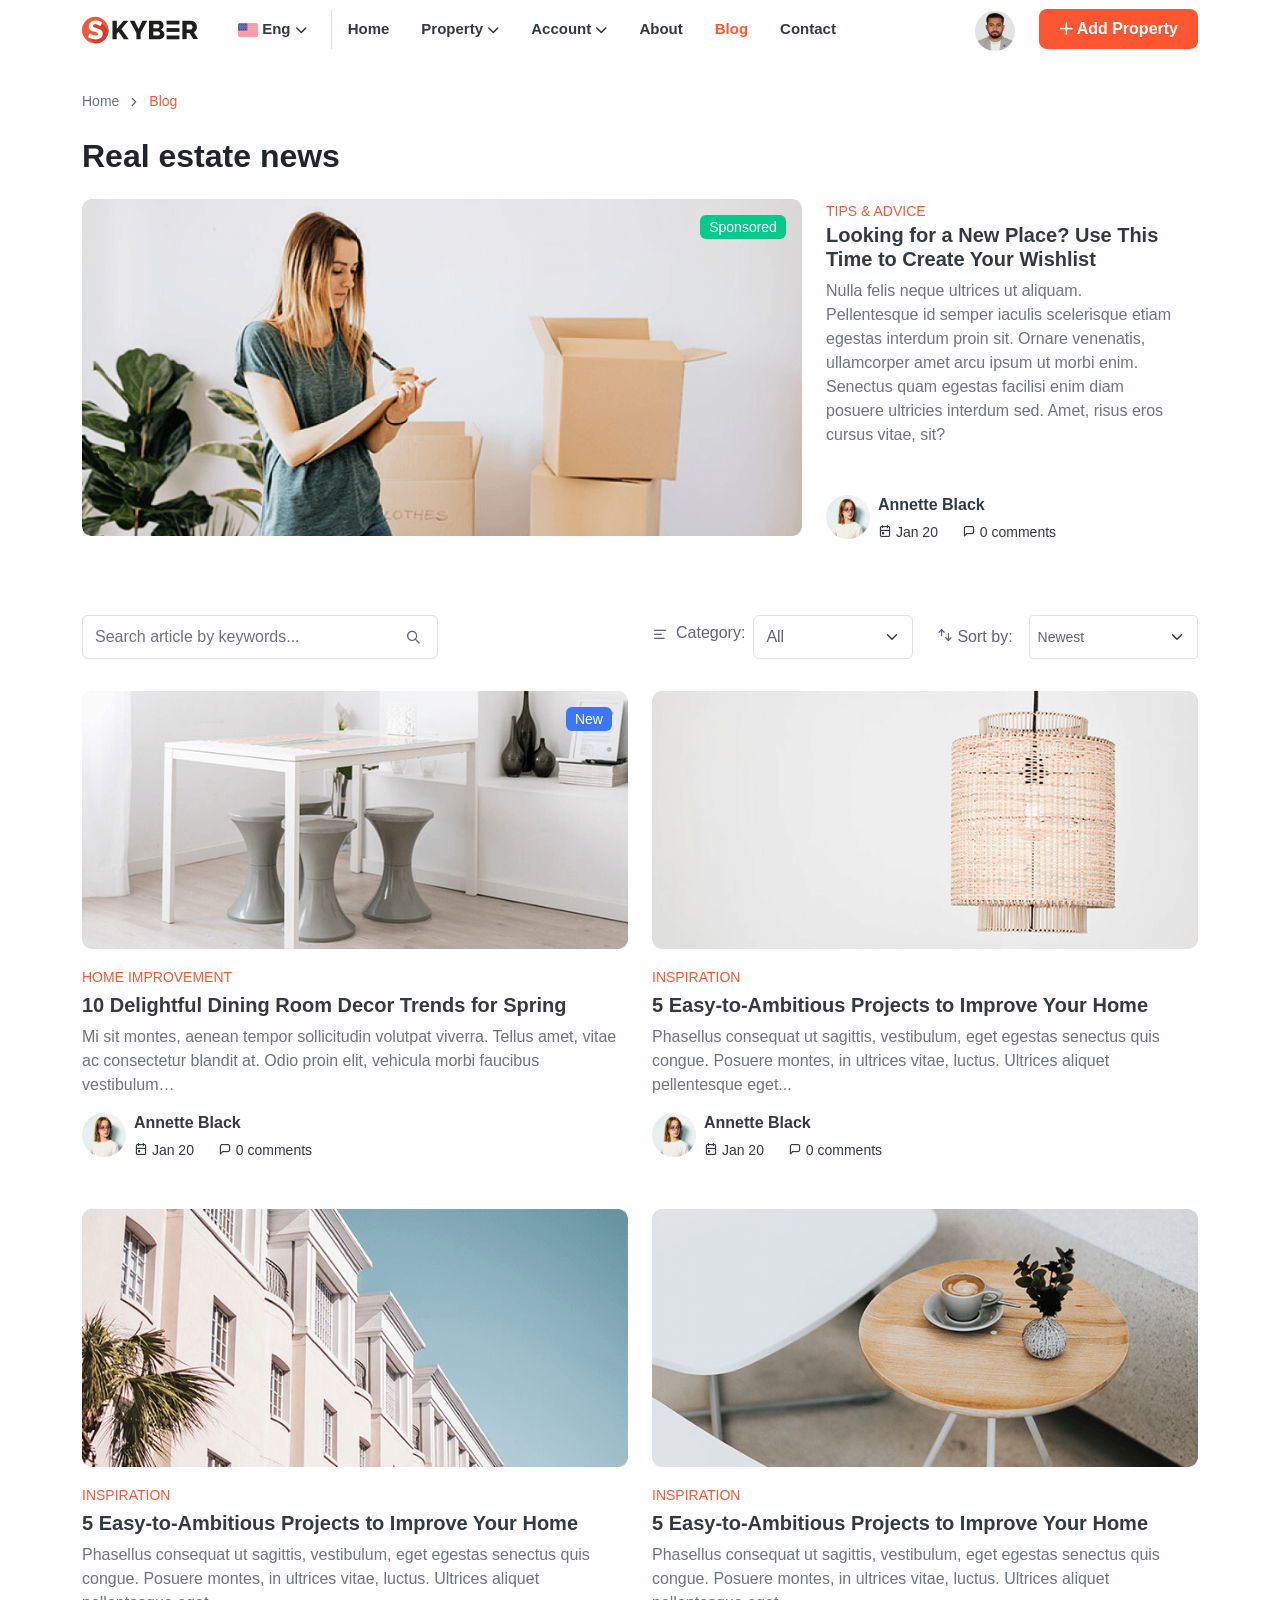
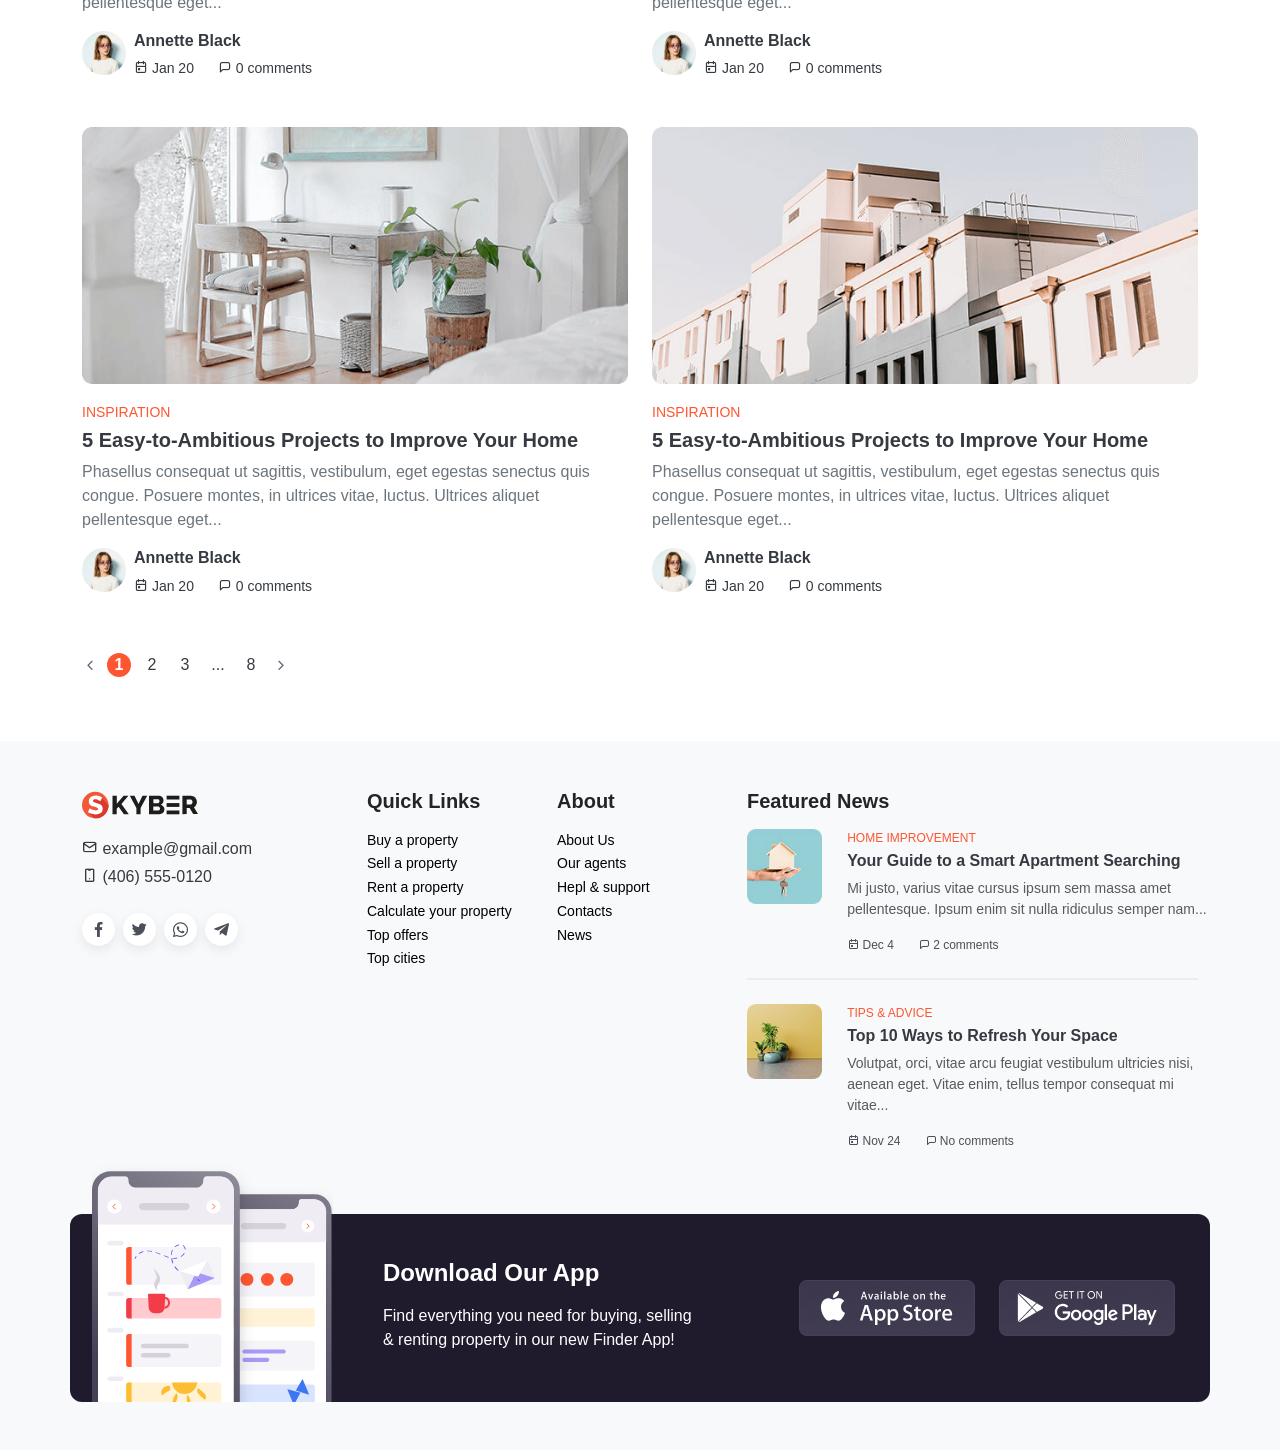
<file: blog.html>
<!DOCTYPE html>
<html lang="en">
  <head>
    <meta charset="UTF-8" />
    <meta http-equiv="X-UA-Compatible" content="IE=edge" />
    <meta name="viewport" content="width=device-width, initial-scale=1.0" />
    <!-- Favicon -->
    <link rel="shortcut icon" href="./images/logo.png" type="image/x-icon" />
    <!-- Google Fonts -->
    <link rel="preconnect" href="https://fonts.googleapis.com" />
    <link rel="preconnect" href="https://fonts.gstatic.com" crossorigin />
    <link
      href="https://fonts.googleapis.com/css2?family=Poppins:wght@100;200;300;400;500;600;700;800&display=swap"
      rel="stylesheet"
    />
    <!-- Fontawesome CSS -->
    <link
      rel="stylesheet"
      href="https://cdnjs.cloudflare.com/ajax/libs/font-awesome/6.1.1/css/all.min.css"
      integrity="sha512-KfkfwYDsLkIlwQp6LFnl8zNdLGxu9YAA1QvwINks4PhcElQSvqcyVLLD9aMhXd13uQjoXtEKNosOWaZqXgel0g=="
      crossorigin="anonymous"
      referrerpolicy="no-referrer"
    />
    <!-- Custom icons -->
    <link rel="stylesheet" href="./assets/icons.css" />
    <!-- Bootstrap CSS only -->
    <link
      href="https://cdn.jsdelivr.net/npm/bootstrap@5.2.1/dist/css/bootstrap.min.css"
      rel="stylesheet"
      integrity="sha384-iYQeCzEYFbKjA/T2uDLTpkwGzCiq6soy8tYaI1GyVh/UjpbCx/TYkiZhlZB6+fzT"
      crossorigin="anonymous"
    />

    <!-- custom css -->
    <link rel="stylesheet" href="./css/style.css" />
    <title>Blog</title>
  </head>

  <body>
    <!-- Navbar Start -->
    <header class="header-area">
      <nav class="navbar navbar-expand-lg custom-header">
        <div class="container">
          <a class="navbar-brand" href="./index.html"
            ><img
              src="./assets/images/logo-finder.svg"
              class="img-fluid"
              alt="Logo"
          /></a>
          <button
            class="navbar-toggler"
            type="button"
            data-bs-toggle="collapse"
            data-bs-target="#navbarSupportedContent"
            aria-controls="navbarSupportedContent"
            aria-expanded="false"
            aria-label="Toggle navigation"
          >
            <span class="navbar-toggler-icon"></span>
          </button>

          <div class="collapse navbar-collapse" id="navbarSupportedContent">
            <!-- Left Side Menu -->
            <ul class="navbar-nav me-auto mb-2 mb-lg-0 custom-menu">
              <!-- Language Change Menu -->
              <li class="nav-item dropdown px-3 menu-language">
                <a
                  class="nav-link dropdown-toggle"
                  href="#"
                  role="button"
                  data-bs-toggle="dropdown"
                  aria-expanded="false"
                >
                  <img
                    src="./assets/images/icons/united-states 1.svg"
                    class="img-fluid"
                    alt="United State Flag"
                  />
                  Eng
                </a>
                <ul class="dropdown-menu">
                  <li class="nav-item">
                    <a class="dropdown-item" href="#">BN</a>
                  </li>
                  <li class="nav-item">
                    <a class="dropdown-item" href="#">ES</a>
                  </li>
                  <li class="nav-item">
                    <a class="dropdown-item" href="#">AR</a>
                  </li>
                </ul>
              </li>

              <!-- Home menu item -->
              <li class="nav-item dropdown px-2">
                <a class="nav-link" href="./index.html">Home</a>
              </li>

              <!-- Catalog menu items -->
              <li class="nav-item dropdown px-2">
                <a
                  class="nav-link dropdown-toggle"
                  href="#"
                  role="button"
                  data-bs-toggle="dropdown"
                  aria-expanded="false"
                >
                  Property
                </a>
                <ul class="dropdown-menu">
                  <li class="nav-item">
                    <a class="dropdown-item" href="./property-for-rent.html"
                      >Property for Rent</a
                    >
                  </li>
                  <li class="nav-item">
                    <a class="dropdown-item" href="./property-for-sale.html"
                      >Property for Sell</a
                    >
                  </li>
                </ul>
              </li>

              <!-- Account menu item -->
              <li class="nav-item dropdown px-2">
                <a
                  class="nav-link dropdown-toggle"
                  href="#"
                  role="button"
                  data-bs-toggle="dropdown"
                  aria-expanded="false"
                >
                  Account
                </a>
                <ul class="dropdown-menu">
                  <!-- <li class="nav-item">
                    <a
                      class="dropdown-item"
                      href="#"
                      data-bs-toggle="modal"
                      data-bs-target="#sign-in-Modal"
                      >Sign In</a
                    >
                  </li>
                  <li class="nav-item">
                    <a
                      class="dropdown-item"
                      href="#"
                      data-bs-toggle="modal"
                      data-bs-target="#signup-Modal"
                      >Sign Up</a
                    >
                  </li> -->
                  <li class="nav-item">
                    <a class="dropdown-item" href="./personal-info.html"
                      >Personal Info</a
                    >
                  </li>
                  <li class="nav-item">
                    <a class="dropdown-item" href="./security.html">Security</a>
                  </li>
                  <li class="nav-item">
                    <a class="dropdown-item" href="./my-properties.html"
                      >My Properties</a
                    >
                  </li>
                  <li class="nav-item">
                    <a class="dropdown-item" href="./wishlist.html">Wishlist</a>
                  </li>
                  <li class="nav-item">
                    <a class="dropdown-item" href="./ac-reviews.html"
                      >Reviews</a
                    >
                  </li>
                  <li class="nav-item">
                    <a class="dropdown-item" href="./notifications.html"
                      >Notifications</a
                    >
                  </li>
                </ul>
              </li>

              <li class="nav-item dropdown px-2">
                <a class="nav-link" href="./about.html">About</a>
              </li>

              <li class="nav-item dropdown px-2">
                <a class="nav-link active" href="./blog.html">Blog</a>
              </li>

              <li class="nav-item dropdown px-2">
                <a class="nav-link" href="./contact.html">Contact</a>
              </li>
            </ul>

            <!-- MODAL SIGN IN START -->
            <div
              class="modal fade"
              id="sign-in-Modal"
              tabindex="-1"
              aria-labelledby="sign-in-ModalLabel"
              aria-hidden="true"
            >
              <div class="modal-dialog modal-dialog-centered">
                <div class="modal-content">
                  <!-- start -->
                  <div class="modal-body px-0 py-0">
                    <button
                      class="btn-close position-absolute top-0 end-0 mt-3 me-3"
                      type="button"
                      data-bs-dismiss="modal"
                    ></button>

                    <!-- contents -->
                    <div class="row sign-in-modal mx-0 align-items-center">
                      <!-- left side -->
                      <div class="col-md-6 p-3 p-lg-5 border-right">
                        <div class="left-contents">
                          <h2 class="modal-title mb-4 mb-sm-5">
                            Hey there!<br />Welcome back.
                          </h2>
                          <img
                            class="d-block mx-auto"
                            src="./assets/images/sign-in-illustration.svg"
                            width="344"
                            alt="Illustartion"
                          />
                          <div class="dont-have mt-4">
                            Don't have an account?
                            <a
                              href="#signup-Modal"
                              data-bs-toggle="modal"
                              data-bs-dismiss="modal"
                              >Sign up here</a
                            >
                          </div>
                        </div>
                      </div>

                      <!-- right side -->
                      <div class="col-md-6 px-4 p-3 p-lg-5">
                        <div class="right-contents">
                          <button
                            class="btn btn-outline-info mb-3 w-100"
                            href="#"
                          >
                            <i class="icon-google me-1"></i>Sign in with Google
                          </button>
                          <button
                            class="btn btn-outline-info mb-3 w-100"
                            href="#"
                          >
                            <i class="icon-Facebook-white-bg me-1"></i>Sign in
                            with Facebook
                          </button>

                          <div class="d-flex align-items-center py-2 mb-1">
                            <hr class="w-100" />
                            <p class="or px-3">Or</p>
                            <hr class="w-100" />
                          </div>

                          <form class="sign-in-form">
                            <div class="mb-4">
                              <label class="form-label mb-2" for="signin-email"
                                >Email address</label
                              >
                              <input
                                class="form-control"
                                type="email"
                                id="signin-email"
                                placeholder="Enter your email"
                                required=""
                              />
                            </div>

                            <div class="mb-4">
                              <div
                                class="d-flex align-items-center justify-content-between mb-0"
                              >
                                <label
                                  class="form-label mb-2"
                                  for="signin-password"
                                  >Password</label
                                >
                                <a class="forgot-pass" href="#"
                                  >Forgot password?</a
                                >
                              </div>

                              <div
                                class="form-input-icon d-flex align-items-center"
                              >
                                <input
                                  class="form-control custom-form-control"
                                  type="password"
                                  id="signin-password"
                                  placeholder="Enter password"
                                  required=""
                                />
                                <i class="icon-off"></i>
                              </div>
                            </div>

                            <button
                              class="btn btn-primary btn-lg w-100"
                              type="submit"
                            >
                              Sign in
                            </button>
                          </form>
                        </div>
                      </div>
                      <!-- end row -->
                    </div>
                  </div>
                  <!-- end -->
                </div>
              </div>
            </div>
            <!-- MODAL SIGN IN  END -->

            <!-- MODAL SIGN UP START -->
            <div
              class="modal fade"
              id="signup-Modal"
              tabindex="-1"
              aria-labelledby="signup-ModalLabel"
              aria-hidden="true"
            >
              <div class="modal-dialog modal-dialog-centered">
                <div class="modal-content">
                  <!-- start -->
                  <div class="modal-body px-0 py-0">
                    <button
                      class="btn-close position-absolute top-0 end-0 mt-3 me-3"
                      type="button"
                      data-bs-dismiss="modal"
                    ></button>

                    <!-- MODAL contents -->
                    <div class="row signup-modal mx-0 align-items-center">
                      <!-- left MODAL side -->
                      <div class="col-md-6 p-3 p-lg-5 border-right">
                        <div class="left-contents">
                          <h2 class="modal-title mb-4 mb-sm-5">
                            Join Finder.<br />
                            premium benefits:
                          </h2>

                          <ul class="left-list list-unstyled mb-4">
                            <li class="d-flex mb-2">
                              <i class="icon-circle text-primary mt-1 me-2"></i
                              ><span>Add and promote your listings</span>
                            </li>
                            <li class="d-flex mb-2">
                              <i class="icon-circle text-primary mt-1 me-2"></i
                              ><span>Easily manage your wishlist</span>
                            </li>
                            <li class="d-flex mb-0">
                              <i class="icon-circle text-primary mt-1 me-2"></i
                              ><span>Leave reviews</span>
                            </li>
                          </ul>

                          <img
                            class="d-block mx-auto"
                            src="./assets/images/sign-up-illustration.svg"
                            width="344"
                            alt="Illustartion"
                          />

                          <div class="dont-have mt-4">
                            Already have an account?
                            <a
                              href="#sign-in-Modal"
                              data-bs-toggle="modal"
                              data-bs-dismiss="modal"
                              >Sign In</a
                            >
                          </div>
                        </div>
                      </div>

                      <!-- right MODAL side -->
                      <div class="col-md-6 px-4 p-3 p-lg-5">
                        <div class="right-contents">
                          <button
                            class="btn btn-outline-info mb-3 w-100"
                            href="#"
                          >
                            <i class="icon-google me-1"></i>Sign in with Google
                          </button>
                          <button
                            class="btn btn-outline-info mb-3 w-100"
                            href="#"
                          >
                            <i class="icon-Facebook-white-bg me-1"></i>Sign in
                            with Facebook
                          </button>

                          <div class="d-flex align-items-center py-2 mb-0">
                            <hr class="w-100" />
                            <p class="or px-3">Or</p>
                            <hr class="w-100" />
                          </div>

                          <form class="signup-form" novalidate="">
                            <div class="mb-2">
                              <label class="form-label" for="signup-name"
                                >Full Name</label
                              >
                              <input
                                class="form-control"
                                type="text"
                                id="signup-name"
                                placeholder="Enter your full name"
                                required=""
                              />
                            </div>

                            <div class="mb-2">
                              <label class="form-label" for="signup-email"
                                >Email Address</label
                              >
                              <input
                                class="form-control"
                                type="email"
                                id="signup-email"
                                placeholder="Enter your email"
                                required=""
                              />
                            </div>

                            <div class="mb-2">
                              <label class="form-label" for="signup-password"
                                >Password
                                <span class="text-muted"
                                  >(min. 8 char)</span
                                ></label
                              >

                              <div
                                class="form-input-icon d-flex align-items-center"
                              >
                                <input
                                  class="form-control custom-form-control"
                                  type="password"
                                  id="signup-password"
                                  required=""
                                />
                                <i class="icon-off"></i>
                              </div>
                            </div>

                            <div class="mb-3">
                              <label
                                class="form-label"
                                for="signup-confirm-password"
                                >Confirm Password
                              </label>

                              <div
                                class="form-input-icon d-flex align-items-center"
                              >
                                <input
                                  class="form-control custom-form-control"
                                  type="password"
                                  id="signup-confirm-password"
                                  required=""
                                />
                                <i class="icon-off"></i>
                              </div>
                            </div>

                            <div class="form-check mb-4">
                              <input
                                class="form-check-input"
                                type="checkbox"
                                id="agree-to-terms"
                                required=""
                              />
                              <label
                                class="form-check-label"
                                for="agree-to-terms"
                                >By joining, I agree to the
                                <a href="#">Terms of use</a> and
                                <a href="#">Privacy policy</a></label
                              >
                            </div>
                            <button
                              class="btn btn-primary btn-lg w-100"
                              type="submit"
                            >
                              Sign up
                            </button>
                          </form>
                        </div>
                      </div>
                      <!-- end row -->
                    </div>
                  </div>
                  <!-- end -->
                </div>
              </div>
            </div>
            <!-- MODAL SIGN UP END -->

            <!-- RIGHT nav -->
            <div class="d-flex gap-4 align-items-center">
              <div class="nav-user-pic m-0 p-0">
                <a href="personal-info.html"
                  ><img
                    src="./assets/images/user/shuvo-mallick-pic.png"
                    class="img-fluid"
                    alt="User Picture"
                /></a>
              </div>
              <a
                class="btn btn-primary custom-btn flex-shrink-0"
                href="./add-property.html"
              >
                <i class="fa-regular fa-plus"></i> Add Property
              </a>
            </div>
          </div>
        </div>
      </nav>
    </header>
    <!-- Navbar End -->

    <!-- CONTENTS START -->
    <section class="mt-3 pb-lg-4">
      <div class="container">
        <div class="row gy-4 gy-lg-0">
          <!-- Breadcrumb -->
          <nav class="mb-2 pt-md-3" aria-label="Breadcrumb">
            <ol class="breadcrumb">
              <li class="breadcrumb-item">
                <a href="index.html" class="">Home</a>
              </li>
              <li class="breadcrumb-item active" aria-current="page">Blog</li>
            </ol>
          </nav>
          <!-- title -->
          <h1 class="page-title mb-4">Real estate news</h1>

          <!-- Cover single Blog -->
          <article class="row mb-4 pb-4">
            <div class="col-lg-8 col-md-7 mb-3">
              <div class="blog-img position-relative">
                <span class="badge bg-success position-absolute top-0 end-0 m-3"
                  >Sponsored</span
                >
                <img
                  class="rounded-3 img-fluid"
                  src="./assets/images/blog/blog-pg-6.png"
                  alt="Blog Post"
                />
              </div>
            </div>

            <div class="col-lg-4 col-md-5">
              <a
                class="blog-category text-uppercase text-decoration-none"
                href="#"
                >Tips & Advice</a
              >
              <h2 class="blog-title">
                <a class="nav-link" href="#"
                  >Looking for a New Place? Use This Time to Create Your
                  Wishlist</a
                >
              </h2>
              <p class="blog-des mb-4">
                Nulla felis neque ultrices ut aliquam. Pellentesque id semper
                iaculis scelerisque etiam egestas interdum proin sit. Ornare
                venenatis, ullamcorper amet arcu ipsum ut morbi enim. Senectus
                quam egestas facilisi enim diam posuere ultricies interdum sed.
                Amet, risus eros cursus vitae, sit?
              </p>

              <!-- author info -->
              <div
                class="blog-author-info d-flex align-content-center gap-2 mt-md-5 mt-2 mb-4"
              >
                <div class="author-img">
                  <img
                    src="./assets/images/home-v2/news-author-pic-2.png"
                    class="img-fluid"
                    alt="News Author"
                  />
                </div>

                <div class="author-info">
                  <h4>Annette Black</h4>
                  <div class="news-date d-flex gap-4 m-0 p-0">
                    <p class="m-0 p-0"><i class="icon-date"></i> Jan 20</p>
                    <p class="m-0 p-0"><i class="icon-left"></i> 0 comments</p>
                  </div>
                </div>
              </div>
            </div>
          </article>
          <!-- end row -->
        </div>

        <!-- control bar -->
        <div class="row gy-3 mb-4 pb-2">
          <div class="blog-control-search col-md-4">
            <div class="position-relative">
              <input
                class="form-control pe-5"
                type="text"
                placeholder="Search article by keywords..."
              /><i
                class="icon-search search-icon position-absolute end-0 me-3"
              ></i>
            </div>
          </div>

          <div class="col-md-8 col-lg-6 offset-lg-2">
            <div class="row gy-3">
              <div
                class="col-6 d-flex flex-sm-row flex-column align-items-sm-center"
              >
                <label class="me-sm-2 mb-2 text-nowrap" for="categories"
                  ><i class="icon-align-left me-2 align-middle"></i
                  >Category:</label
                >
                <select class="form-select" id="categories">
                  <option>All</option>
                  <option>Home</option>
                  <option>Inspiration</option>
                  <option>Tips &amp; Advice</option>
                  <option>Industry News</option>
                  <option>Market Analysis</option>
                </select>
              </div>

              <div
                class="col-6 d-flex flex-sm-row flex-column align-items-sm-center flex-shrink-0"
              >
                <label class="text-nowrap me-3" for="sortby"
                  ><i class="icon-switch-vertical"></i> Sort by:</label
                >

                <select class="form-select form-select-sm" id="sortby">
                  <option>Newest</option>
                  <option>Oldest</option>
                  <option>Popular</option>
                  <option>Sponsored</option>
                </select>
              </div>
            </div>
          </div>
          <!-- end control -->
        </div>

        <!-- all blog grid -->
        <div class="row gy-md-5 gy-4 mb-4">
          <!-- single Blog -->
          <article class="col-md-6 pb-2">
            <div class="blog-img position-relative mb-3">
              <span class="badge bg-info position-absolute top-0 end-0 m-3"
                >New</span
              >
              <img
                class="rounded-3 img-fluid"
                src="./assets/images/blog/blog-pg-5.png"
                alt="Blog Post"
              />
            </div>

            <a
              class="blog-category text-uppercase text-decoration-none"
              href="#"
              >home improvement</a
            >
            <h3 class="blog-title mb-2 pt-1">
              <a class="nav-link" href="#"
                >10 Delightful Dining Room Decor Trends for Spring</a
              >
            </h3>
            <p class="blog-des">
              Mi sit montes, aenean tempor sollicitudin volutpat viverra. Tellus
              amet, vitae ac consectetur blandit at. Odio proin elit, vehicula
              morbi faucibus vestibulum…
            </p>

            <!-- author info -->
            <div
              class="blog-author-info d-flex align-content-center gap-2 mt-3 mb-4"
            >
              <div class="author-img">
                <img
                  src="./assets/images/home-v2/news-author-pic-2.png"
                  class="img-fluid"
                  alt="News Author"
                />
              </div>

              <div class="author-info">
                <h4>Annette Black</h4>
                <div class="news-date d-flex gap-4 m-0 p-0">
                  <p class="m-0 p-0"><i class="icon-date"></i> Jan 20</p>
                  <p class="m-0 p-0"><i class="icon-left"></i> 0 comments</p>
                </div>
              </div>
            </div>
          </article>

          <!-- single Blog -->
          <article class="col-md-6 pb-2">
            <div class="blog-img position-relative mb-3">
              <!-- <span class="badge bg-info position-absolute top-0 end-0 m-3"
                >New</span
              > -->
              <img
                class="rounded-3 img-fluid"
                src="./assets/images/blog/blog-post-cover.png"
                alt="Blog Post"
              />
            </div>

            <a
              class="blog-category text-uppercase text-decoration-none"
              href="#"
              >Inspiration</a
            >
            <h3 class="blog-title mb-2 pt-1">
              <a class="nav-link" href="#"
                >5 Easy-to-Ambitious Projects to Improve Your Home</a
              >
            </h3>
            <p class="blog-des">
              Phasellus consequat ut sagittis, vestibulum, eget egestas senectus
              quis congue. Posuere montes, in ultrices vitae, luctus. Ultrices
              aliquet pellentesque eget...
            </p>

            <!-- author info -->
            <div
              class="blog-author-info d-flex align-content-center gap-2 mt-3 mb-4"
            >
              <div class="author-img">
                <img
                  src="./assets/images/home-v2/news-author-pic-2.png"
                  class="img-fluid"
                  alt="News Author"
                />
              </div>

              <div class="author-info">
                <h4>Annette Black</h4>
                <div class="news-date d-flex gap-4 m-0 p-0">
                  <p class="m-0 p-0"><i class="icon-date"></i> Jan 20</p>
                  <p class="m-0 p-0"><i class="icon-left"></i> 0 comments</p>
                </div>
              </div>
            </div>
          </article>

          <!-- single Blog -->
          <article class="col-md-6 pb-2 mt-3">
            <div class="blog-img position-relative mb-3">
              <!-- <span class="badge bg-info position-absolute top-0 end-0 m-3"
                >New</span
              > -->
              <img
                class="rounded-3 img-fluid"
                src="./assets/images/blog/blog-pg-4.png"
                alt="Blog Post"
              />
            </div>

            <a
              class="blog-category text-uppercase text-decoration-none"
              href="#"
              >Inspiration</a
            >
            <h3 class="blog-title mb-2 pt-1">
              <a class="nav-link" href="#"
                >5 Easy-to-Ambitious Projects to Improve Your Home</a
              >
            </h3>
            <p class="blog-des">
              Phasellus consequat ut sagittis, vestibulum, eget egestas senectus
              quis congue. Posuere montes, in ultrices vitae, luctus. Ultrices
              aliquet pellentesque eget...
            </p>

            <!-- author info -->
            <div
              class="blog-author-info d-flex align-content-center gap-2 mt-3 mb-4"
            >
              <div class="author-img">
                <img
                  src="./assets/images/home-v2/news-author-pic-2.png"
                  class="img-fluid"
                  alt="News Author"
                />
              </div>

              <div class="author-info">
                <h4>Annette Black</h4>
                <div class="news-date d-flex gap-4 m-0 p-0">
                  <p class="m-0 p-0"><i class="icon-date"></i> Jan 20</p>
                  <p class="m-0 p-0"><i class="icon-left"></i> 0 comments</p>
                </div>
              </div>
            </div>
          </article>

          <!-- single Blog -->
          <article class="col-md-6 pb-2 mt-3">
            <div class="blog-img position-relative mb-3">
              <!-- <span class="badge bg-info position-absolute top-0 end-0 m-3"
                >New</span
              > -->
              <img
                class="rounded-3 img-fluid"
                src="./assets/images/blog/blog-pg-1.png"
                alt="Blog Post"
              />
            </div>

            <a
              class="blog-category text-uppercase text-decoration-none"
              href="#"
              >Inspiration</a
            >
            <h3 class="blog-title mb-2 pt-1">
              <a class="nav-link" href="#"
                >5 Easy-to-Ambitious Projects to Improve Your Home</a
              >
            </h3>
            <p class="blog-des">
              Phasellus consequat ut sagittis, vestibulum, eget egestas senectus
              quis congue. Posuere montes, in ultrices vitae, luctus. Ultrices
              aliquet pellentesque eget...
            </p>

            <!-- author info -->
            <div
              class="blog-author-info d-flex align-content-center gap-2 mt-3 mb-4"
            >
              <div class="author-img">
                <img
                  src="./assets/images/home-v2/news-author-pic-2.png"
                  class="img-fluid"
                  alt="News Author"
                />
              </div>

              <div class="author-info">
                <h4>Annette Black</h4>
                <div class="news-date d-flex gap-4 m-0 p-0">
                  <p class="m-0 p-0"><i class="icon-date"></i> Jan 20</p>
                  <p class="m-0 p-0"><i class="icon-left"></i> 0 comments</p>
                </div>
              </div>
            </div>
          </article>

          <!-- single Blog -->
          <article class="col-md-6 pb-2 mt-3">
            <div class="blog-img position-relative mb-3">
              <!-- <span class="badge bg-info position-absolute top-0 end-0 m-3"
                >New</span
              > -->
              <img
                class="rounded-3 img-fluid"
                src="./assets/images/blog/blog-pg-2.png"
                alt="Blog Post"
              />
            </div>

            <a
              class="blog-category text-uppercase text-decoration-none"
              href="#"
              >Inspiration</a
            >
            <h3 class="blog-title mb-2 pt-1">
              <a class="nav-link" href="#"
                >5 Easy-to-Ambitious Projects to Improve Your Home</a
              >
            </h3>
            <p class="blog-des">
              Phasellus consequat ut sagittis, vestibulum, eget egestas senectus
              quis congue. Posuere montes, in ultrices vitae, luctus. Ultrices
              aliquet pellentesque eget...
            </p>

            <!-- author info -->
            <div
              class="blog-author-info d-flex align-content-center gap-2 mt-3 mb-4"
            >
              <div class="author-img">
                <img
                  src="./assets/images/home-v2/news-author-pic-2.png"
                  class="img-fluid"
                  alt="News Author"
                />
              </div>

              <div class="author-info">
                <h4>Annette Black</h4>
                <div class="news-date d-flex gap-4 m-0 p-0">
                  <p class="m-0 p-0"><i class="icon-date"></i> Jan 20</p>
                  <p class="m-0 p-0"><i class="icon-left"></i> 0 comments</p>
                </div>
              </div>
            </div>
          </article>

          <!-- single Blog -->
          <article class="col-md-6 pb-2 mt-3">
            <div class="blog-img position-relative mb-3">
              <!-- <span class="badge bg-info position-absolute top-0 end-0 m-3"
                >New</span
              > -->
              <img
                class="rounded-3 img-fluid"
                src="./assets/images/blog/blog-pg-3.png"
                alt="Blog Post"
              />
            </div>

            <a
              class="blog-category text-uppercase text-decoration-none"
              href="#"
              >Inspiration</a
            >
            <h3 class="blog-title mb-2 pt-1">
              <a class="nav-link" href="#"
                >5 Easy-to-Ambitious Projects to Improve Your Home</a
              >
            </h3>
            <p class="blog-des">
              Phasellus consequat ut sagittis, vestibulum, eget egestas senectus
              quis congue. Posuere montes, in ultrices vitae, luctus. Ultrices
              aliquet pellentesque eget...
            </p>

            <!-- author info -->
            <div
              class="blog-author-info d-flex align-content-center gap-2 mt-3 mb-4"
            >
              <div class="author-img">
                <img
                  src="./assets/images/home-v2/news-author-pic-2.png"
                  class="img-fluid"
                  alt="News Author"
                />
              </div>

              <div class="author-info">
                <h4>Annette Black</h4>
                <div class="news-date d-flex gap-4 m-0 p-0">
                  <p class="m-0 p-0"><i class="icon-date"></i> Jan 20</p>
                  <p class="m-0 p-0"><i class="icon-left"></i> 0 comments</p>
                </div>
              </div>
            </div>
          </article>

          <!-- pagination -->
          <nav class="custom-pagination mt-4">
            <ul class="pagination align-items-center">
              <li class="page-item icon-single-left"></li>
              <li class="page-item">
                <a class="page-link active" href="#">1</a>
              </li>
              <li class="page-item" aria-current="page">
                <a class="page-link" href="#">2</a>
              </li>
              <li class="page-item"><a class="page-link" href="#">3</a></li>
              <li class="page-item">
                <a class="page-link" href="#">...</a>
              </li>
              <li class="page-item">
                <a class="page-link" href="#">8</a>
              </li>
              <li class="page-item icon-single-right" href="#"></li>
            </ul>
          </nav>

          <!-- end -->
        </div>
        <!-- end container -->
      </div>
    </section>
    <!-- END -->

    <!-- FOOTER START -->
    <footer class="bg-light py-5">
      <div class="container">
        <div class="row">
          <!-- Social Media Column -->
          <div class="footer-contact col-lg-3 col-sm-6 col-12 mb-3">
            <img
              src="./assets/images/logo-finder.svg"
              class="img-fluid mb-3"
              alt="Logo"
            />
            <p class="m-0 mb-1"><i class="icon-mail"></i> example@gmail.com</p>
            <p><i class="icon-phone-1"></i> (406) 555-0120</p>

            <div class="custom-social-icons d-flex gap-2 mt-4">
              <i class="icon-Facebook-white-bg rounded-circle"></i>
              <i class="icon-twitter rounded-circle"></i>
              <i class="icon-whatsapp rounded-circle"></i>
              <i class="icon-telegram-1 rounded-circle"></i>
            </div>
          </div>

          <!-- Quick Links-Column -->
          <div class="custom-footer-quick-link col-lg-2 col-sm-6 col-12 mb-3">
            <h4 class="footer-heading pb-2">Quick Links</h4>
            <p class="m-0 p-0">
              <a href="#" class="text-black" style="text-decoration: none"
                >Buy a property</a
              >
            </p>
            <p class="m-0 p-0">
              <a href="#" class="text-black" style="text-decoration: none"
                >Sell a property</a
              >
            </p>
            <p class="m-0 p-0">
              <a href="#" class="text-black" style="text-decoration: none"
                >Rent a property</a
              >
            </p>
            <p class="m-0 p-0">
              <a href="#" class="text-black" style="text-decoration: none"
                >Сalculate your property</a
              >
            </p>
            <p class="m-0 p-0">
              <a href="#" class="text-black" style="text-decoration: none"
                >Top offers</a
              >
            </p>
            <p class="m-0 p-0">
              <a href="#" class="text-black" style="text-decoration: none"
                >Top cities</a
              >
            </p>
          </div>

          <!-- About Column -->
          <div class="custom-footer-about-link col-lg-2 col-sm-6 col-12 mb-3">
            <h4 class="footer-heading pb-2">About</h4>
            <p class="m-0 p-0">
              <a href="#" class="text-black" style="text-decoration: none"
                >About Us</a
              >
            </p>
            <p class="m-0 p-0">
              <a href="#" class="text-black" style="text-decoration: none"
                >Our agents</a
              >
            </p>
            <p class="m-0 p-0">
              <a href="#" class="text-black" style="text-decoration: none"
                >Hepl & support</a
              >
            </p>
            <p class="m-0 p-0">
              <a href="#" class="text-black" style="text-decoration: none"
                >Contacts</a
              >
            </p>
            <p class="m-0 p-0">
              <a href="#" class="text-black" style="text-decoration: none"
                >News</a
              >
            </p>
          </div>

          <!-- Featured News Column -->
          <div class="footer-featured-newses col-md-5 mb-5">
            <h4 class="footer-heading pb-2">Featured News</h4>
            <!-- Single News -->
            <div
              class="featured-news col-12 mb-4 d-flex justify-content-between"
            >
              <div class="featured-news-img col-2">
                <img
                  src="./assets/images/news/featured-news-2.png"
                  class="img-fluid"
                  alt="Featured News"
                />
              </div>

              <div class="featured-news-info col-sm-10 pe-3">
                <p class="m-0 mb-1 p-0">HOME IMPROVEMENT</p>
                <h3>Your Guide to a Smart Apartment Searching</h3>
                <p class="text-muted news-description m-0 mb-3">
                  Mi justo, varius vitae cursus ipsum sem massa amet
                  pellentesque. Ipsum enim sit nulla ridiculus semper nam...
                </p>

                <div class="featured-news-date d-flex gap-4 m-0 p-0">
                  <p class="m-0 p-0"><i class="icon-date"></i> Dec 4</p>
                  <p class="m-0 p-0"><i class="icon-left"></i> 2 comments</p>
                </div>
              </div>
            </div>

            <hr class="footer-news-divider" />

            <!-- Single News -->
            <div
              class="featured-news col-12 mb-3 mt-4 d-flex justify-content-between"
            >
              <div class="featured-news-img col-2">
                <img
                  src="./assets/images/news/featured-news-1.png"
                  class="img-fluid"
                  alt="Featured News"
                />
              </div>

              <div class="featured-news-info col-sm-10 pe-3">
                <p class="m-0 mb-1 p-0">TIPS & ADVICE</p>
                <h3>Top 10 Ways to Refresh Your Space</h3>
                <p class="text-muted news-description m-0 mb-3">
                  Volutpat, orci, vitae arcu feugiat vestibulum ultricies nisi,
                  aenean eget. Vitae enim, tellus tempor consequat mi vitae...
                </p>

                <div class="featured-news-date d-flex gap-4 m-0 p-0">
                  <p class="m-0 p-0"><i class="icon-date"></i> Nov 24</p>
                  <p class="m-0 p-0"><i class="icon-left"></i> No comments</p>
                </div>
              </div>
            </div>
            <!-- End Featured -->
          </div>
          <!-- End -->
        </div>

        <!-- Download Our App -->
        <div
          class="row custom-download-our-app justify-content-center align-items-center"
        >
          <div class="custom-download-app-artwork col-md-3 text-center">
            <img
              src="./assets/images/illustration/download-our-app.svg"
              class="img-fluid"
              alt="Download Our App"
            />
          </div>

          <div
            class="download-app-info-icon col-lg-9 d-flex flex-lg-row flex-column justify-content-center align-content-center text-center text-lg-start"
          >
            <!-- info -->
            <div class="download-app-info col-lg-6 pt-3 pb-1 px-3">
              <h4 class="mb-3">Download Our App</h4>
              <p>
                Find everything you need for buying, selling <br />
                & renting property in our new Finder App!
              </p>
            </div>

            <!-- icons -->
            <div
              class="custom-download-app-store-icon col-lg-6 d-flex p-lg-3 pb-4 d-flex gap-4 justify-content-lg-start justify-content-center align-items-center"
            >
              <img
                src="./assets/images/icons/app-store.png"
                class="img-fluid"
                alt="Download Our App"
              />
              <img
                src="./assets/images/icons/google-play.png"
                class="img-fluid"
                alt="Download Our App"
              />
            </div>
          </div>
        </div>
      </div>
    </footer>
    <!-- FOOTER END -->

    <!-- Bootstrap JS JavaScript Bundle with Popper -->
    <script
      src="https://cdn.jsdelivr.net/npm/bootstrap@5.2.1/dist/js/bootstrap.bundle.min.js"
      integrity="sha384-u1OknCvxWvY5kfmNBILK2hRnQC3Pr17a+RTT6rIHI7NnikvbZlHgTPOOmMi466C8"
      crossorigin="anonymous"
    ></script>
  </body>
</html>
</file>
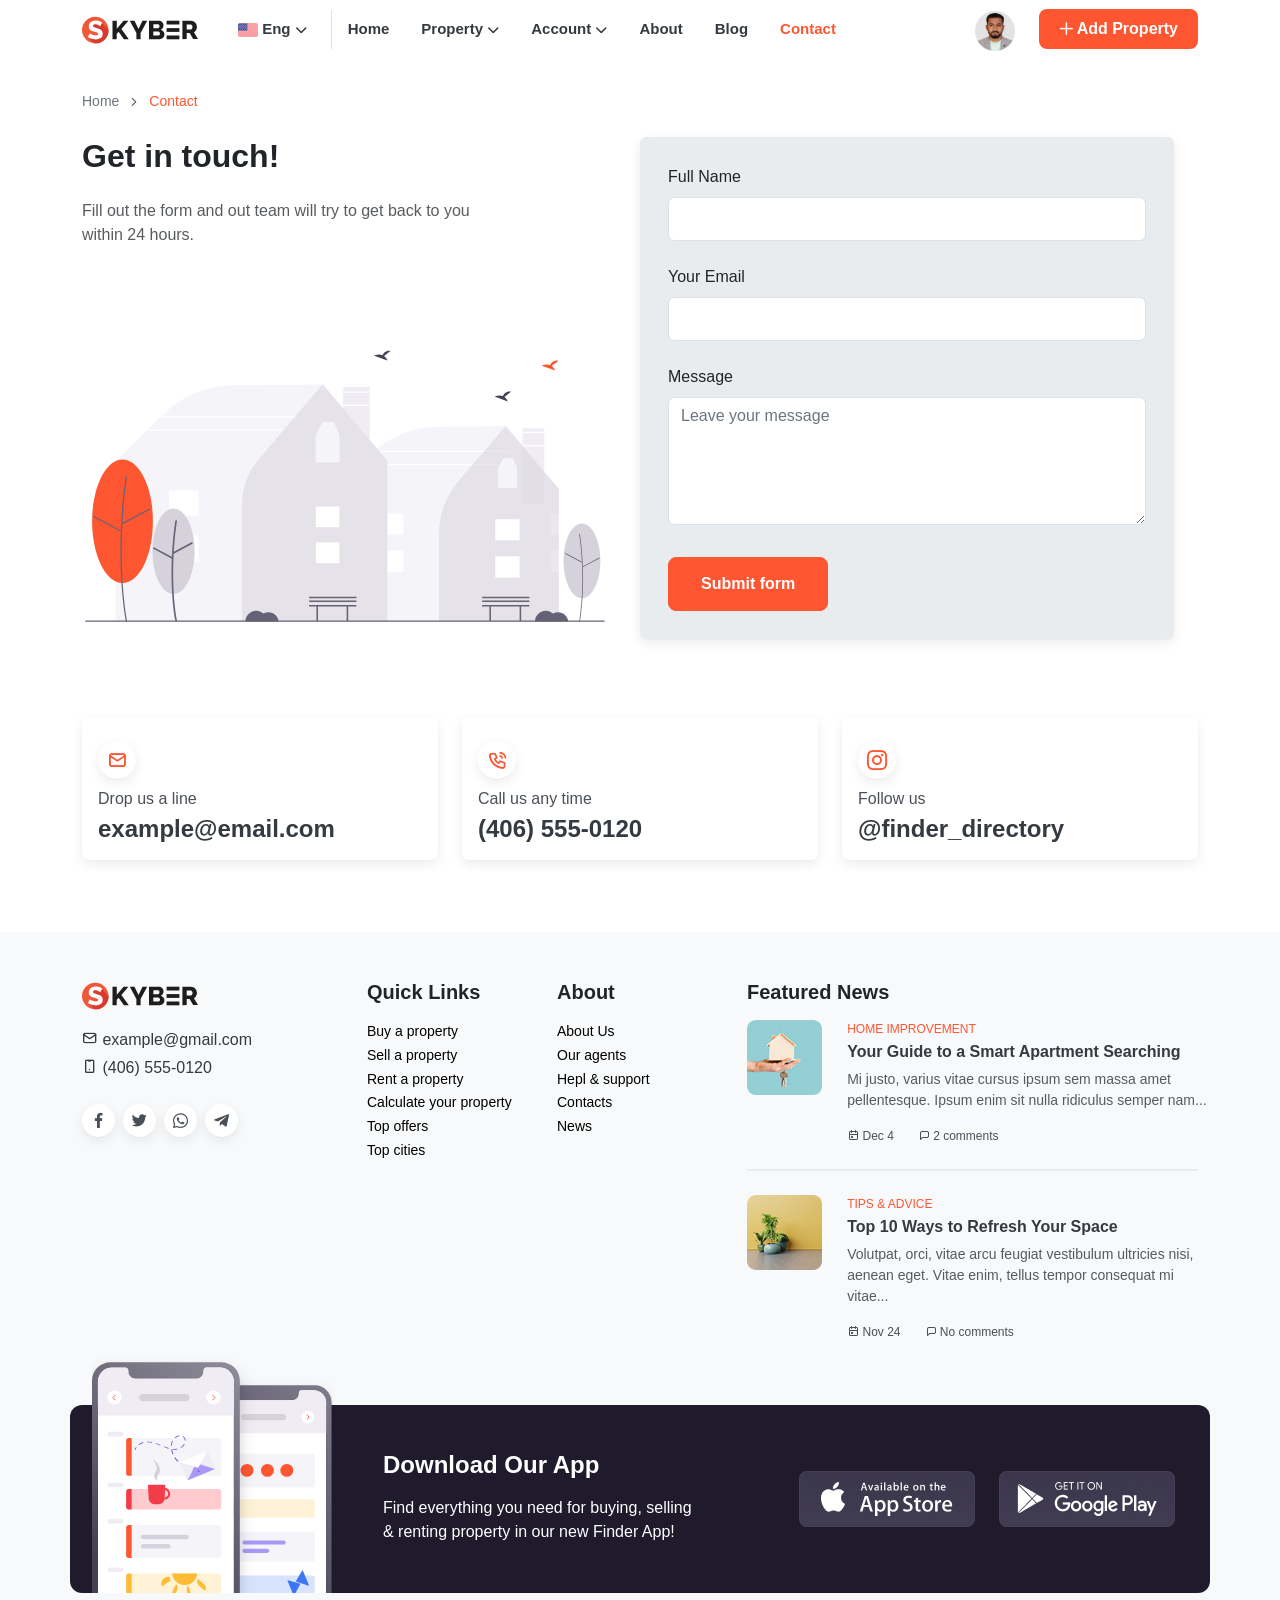
<file: contact.html>
<!DOCTYPE html>
<html lang="en">
  <head>
    <meta charset="UTF-8" />
    <meta http-equiv="X-UA-Compatible" content="IE=edge" />
    <meta name="viewport" content="width=device-width, initial-scale=1.0" />
    <!-- Favicon -->
    <link rel="shortcut icon" href="./images/logo.png" type="image/x-icon" />
    <!-- Google Fonts -->
    <link rel="preconnect" href="https://fonts.googleapis.com" />
    <link rel="preconnect" href="https://fonts.gstatic.com" crossorigin />
    <link
      href="https://fonts.googleapis.com/css2?family=Poppins:wght@100;200;300;400;500;600;700;800&display=swap"
      rel="stylesheet"
    />
    <!-- Fontawesome CSS -->
    <link
      rel="stylesheet"
      href="https://cdnjs.cloudflare.com/ajax/libs/font-awesome/6.1.1/css/all.min.css"
      integrity="sha512-KfkfwYDsLkIlwQp6LFnl8zNdLGxu9YAA1QvwINks4PhcElQSvqcyVLLD9aMhXd13uQjoXtEKNosOWaZqXgel0g=="
      crossorigin="anonymous"
      referrerpolicy="no-referrer"
    />
    <!-- Custom icons -->
    <link rel="stylesheet" href="./assets/icons.css" />
    <!-- Bootstrap CSS only -->
    <link
      href="https://cdn.jsdelivr.net/npm/bootstrap@5.2.1/dist/css/bootstrap.min.css"
      rel="stylesheet"
      integrity="sha384-iYQeCzEYFbKjA/T2uDLTpkwGzCiq6soy8tYaI1GyVh/UjpbCx/TYkiZhlZB6+fzT"
      crossorigin="anonymous"
    />

    <!-- custom css -->
    <link rel="stylesheet" href="./css/style.css" />
    <title>Contact</title>
  </head>

  <body>
    <!-- Navbar Start -->
    <header class="header-area">
      <nav class="navbar navbar-expand-lg custom-header">
        <div class="container">
          <a class="navbar-brand" href="./index.html"
            ><img
              src="./assets/images/logo-finder.svg"
              class="img-fluid"
              alt="Logo"
          /></a>
          <button
            class="navbar-toggler"
            type="button"
            data-bs-toggle="collapse"
            data-bs-target="#navbarSupportedContent"
            aria-controls="navbarSupportedContent"
            aria-expanded="false"
            aria-label="Toggle navigation"
          >
            <span class="navbar-toggler-icon"></span>
          </button>

          <div class="collapse navbar-collapse" id="navbarSupportedContent">
            <!-- Left Side Menu -->
            <ul class="navbar-nav me-auto mb-2 mb-lg-0 custom-menu">
              <!-- Language Change Menu -->
              <li class="nav-item dropdown px-3 menu-language">
                <a
                  class="nav-link dropdown-toggle"
                  href="#"
                  role="button"
                  data-bs-toggle="dropdown"
                  aria-expanded="false"
                >
                  <img
                    src="./assets/images/icons/united-states 1.svg"
                    class="img-fluid"
                    alt="United State Flag"
                  />
                  Eng
                </a>
                <ul class="dropdown-menu">
                  <li class="nav-item">
                    <a class="dropdown-item" href="#">BN</a>
                  </li>
                  <li class="nav-item">
                    <a class="dropdown-item" href="#">ES</a>
                  </li>
                  <li class="nav-item">
                    <a class="dropdown-item" href="#">AR</a>
                  </li>
                </ul>
              </li>

              <!-- Home menu item -->
              <li class="nav-item dropdown px-2">
                <a class="nav-link" href="./index.html">Home</a>
              </li>

              <!-- Catalog menu items -->
              <li class="nav-item dropdown px-2">
                <a
                  class="nav-link dropdown-toggle"
                  href="#"
                  role="button"
                  data-bs-toggle="dropdown"
                  aria-expanded="false"
                >
                  Property
                </a>
                <ul class="dropdown-menu">
                  <li class="nav-item">
                    <a class="dropdown-item" href="./property-for-rent.html"
                      >Property for Rent</a
                    >
                  </li>
                  <li class="nav-item">
                    <a class="dropdown-item" href="./property-for-sale.html"
                      >Property for Sell</a
                    >
                  </li>
                </ul>
              </li>

              <!-- Account menu item -->
              <li class="nav-item dropdown px-2">
                <a
                  class="nav-link dropdown-toggle"
                  href="#"
                  role="button"
                  data-bs-toggle="dropdown"
                  aria-expanded="false"
                >
                  Account
                </a>
                <ul class="dropdown-menu">
                  <!-- <li class="nav-item">
                    <a
                      class="dropdown-item"
                      href="#"
                      data-bs-toggle="modal"
                      data-bs-target="#sign-in-Modal"
                      >Sign In</a
                    >
                  </li>
                  <li class="nav-item">
                    <a
                      class="dropdown-item"
                      href="#"
                      data-bs-toggle="modal"
                      data-bs-target="#signup-Modal"
                      >Sign Up</a
                    >
                  </li> -->
                  <li class="nav-item">
                    <a class="dropdown-item" href="./personal-info.html"
                      >Personal Info</a
                    >
                  </li>
                  <li class="nav-item">
                    <a class="dropdown-item" href="./security.html">Security</a>
                  </li>
                  <li class="nav-item">
                    <a class="dropdown-item" href="./my-properties.html"
                      >My Properties</a
                    >
                  </li>
                  <li class="nav-item">
                    <a class="dropdown-item" href="./wishlist.html">Wishlist</a>
                  </li>
                  <li class="nav-item">
                    <a class="dropdown-item" href="./ac-reviews.html"
                      >Reviews</a
                    >
                  </li>
                  <li class="nav-item">
                    <a class="dropdown-item" href="./notifications.html"
                      >Notifications</a
                    >
                  </li>
                </ul>
              </li>

              <li class="nav-item dropdown px-2">
                <a class="nav-link" href="./about.html">About</a>
              </li>

              <li class="nav-item dropdown px-2">
                <a class="nav-link" href="./blog.html">Blog</a>
              </li>

              <li class="nav-item dropdown px-2">
                <a class="nav-link active" href="./contact.html">Contact</a>
              </li>
            </ul>

            <!-- MODAL SIGN IN START -->
            <div
              class="modal fade"
              id="sign-in-Modal"
              tabindex="-1"
              aria-labelledby="sign-in-ModalLabel"
              aria-hidden="true"
            >
              <div class="modal-dialog modal-dialog-centered">
                <div class="modal-content">
                  <!-- start -->
                  <div class="modal-body px-0 py-0">
                    <button
                      class="btn-close position-absolute top-0 end-0 mt-3 me-3"
                      type="button"
                      data-bs-dismiss="modal"
                    ></button>

                    <!-- contents -->
                    <div class="row sign-in-modal mx-0 align-items-center">
                      <!-- left side -->
                      <div class="col-md-6 p-3 p-lg-5 border-right">
                        <div class="left-contents">
                          <h2 class="modal-title mb-4 mb-sm-5">
                            Hey there!<br />Welcome back.
                          </h2>
                          <img
                            class="d-block mx-auto"
                            src="./assets/images/sign-in-illustration.svg"
                            width="344"
                            alt="Illustartion"
                          />
                          <div class="dont-have mt-4">
                            Don't have an account?
                            <a
                              href="#signup-Modal"
                              data-bs-toggle="modal"
                              data-bs-dismiss="modal"
                              >Sign up here</a
                            >
                          </div>
                        </div>
                      </div>

                      <!-- right side -->
                      <div class="col-md-6 px-4 p-3 p-lg-5">
                        <div class="right-contents">
                          <button
                            class="btn btn-outline-info mb-3 w-100"
                            href="#"
                          >
                            <i class="icon-google me-1"></i>Sign in with Google
                          </button>
                          <button
                            class="btn btn-outline-info mb-3 w-100"
                            href="#"
                          >
                            <i class="icon-Facebook-white-bg me-1"></i>Sign in
                            with Facebook
                          </button>

                          <div class="d-flex align-items-center py-2 mb-1">
                            <hr class="w-100" />
                            <p class="or px-3">Or</p>
                            <hr class="w-100" />
                          </div>

                          <form class="sign-in-form">
                            <div class="mb-4">
                              <label class="form-label mb-2" for="signin-email"
                                >Email address</label
                              >
                              <input
                                class="form-control"
                                type="email"
                                id="signin-email"
                                placeholder="Enter your email"
                                required=""
                              />
                            </div>

                            <div class="mb-4">
                              <div
                                class="d-flex align-items-center justify-content-between mb-0"
                              >
                                <label
                                  class="form-label mb-2"
                                  for="signin-password"
                                  >Password</label
                                >
                                <a class="forgot-pass" href="#"
                                  >Forgot password?</a
                                >
                              </div>

                              <div
                                class="form-input-icon d-flex align-items-center"
                              >
                                <input
                                  class="form-control custom-form-control"
                                  type="password"
                                  id="signin-password"
                                  placeholder="Enter password"
                                  required=""
                                />
                                <i class="icon-off"></i>
                              </div>
                            </div>

                            <button
                              class="btn btn-primary btn-lg w-100"
                              type="submit"
                            >
                              Sign in
                            </button>
                          </form>
                        </div>
                      </div>
                      <!-- end row -->
                    </div>
                  </div>
                  <!-- end -->
                </div>
              </div>
            </div>
            <!-- MODAL SIGN IN  END -->

            <!-- MODAL SIGN UP START -->
            <div
              class="modal fade"
              id="signup-Modal"
              tabindex="-1"
              aria-labelledby="signup-ModalLabel"
              aria-hidden="true"
            >
              <div class="modal-dialog modal-dialog-centered">
                <div class="modal-content">
                  <!-- start -->
                  <div class="modal-body px-0 py-0">
                    <button
                      class="btn-close position-absolute top-0 end-0 mt-3 me-3"
                      type="button"
                      data-bs-dismiss="modal"
                    ></button>

                    <!-- MODAL contents -->
                    <div class="row signup-modal mx-0 align-items-center">
                      <!-- left MODAL side -->
                      <div class="col-md-6 p-3 p-lg-5 border-right">
                        <div class="left-contents">
                          <h2 class="modal-title mb-4 mb-sm-5">
                            Join Finder.<br />
                            premium benefits:
                          </h2>

                          <ul class="left-list list-unstyled mb-4">
                            <li class="d-flex mb-2">
                              <i class="icon-circle text-primary mt-1 me-2"></i
                              ><span>Add and promote your listings</span>
                            </li>
                            <li class="d-flex mb-2">
                              <i class="icon-circle text-primary mt-1 me-2"></i
                              ><span>Easily manage your wishlist</span>
                            </li>
                            <li class="d-flex mb-0">
                              <i class="icon-circle text-primary mt-1 me-2"></i
                              ><span>Leave reviews</span>
                            </li>
                          </ul>

                          <img
                            class="d-block mx-auto"
                            src="./assets/images/sign-up-illustration.svg"
                            width="344"
                            alt="Illustartion"
                          />

                          <div class="dont-have mt-4">
                            Already have an account?
                            <a
                              href="#sign-in-Modal"
                              data-bs-toggle="modal"
                              data-bs-dismiss="modal"
                              >Sign In</a
                            >
                          </div>
                        </div>
                      </div>

                      <!-- right MODAL side -->
                      <div class="col-md-6 px-4 p-3 p-lg-5">
                        <div class="right-contents">
                          <button
                            class="btn btn-outline-info mb-3 w-100"
                            href="#"
                          >
                            <i class="icon-google me-1"></i>Sign in with Google
                          </button>
                          <button
                            class="btn btn-outline-info mb-3 w-100"
                            href="#"
                          >
                            <i class="icon-Facebook-white-bg me-1"></i>Sign in
                            with Facebook
                          </button>

                          <div class="d-flex align-items-center py-2 mb-0">
                            <hr class="w-100" />
                            <p class="or px-3">Or</p>
                            <hr class="w-100" />
                          </div>

                          <form class="signup-form" novalidate="">
                            <div class="mb-2">
                              <label class="form-label" for="signup-name"
                                >Full Name</label
                              >
                              <input
                                class="form-control"
                                type="text"
                                id="signup-name"
                                placeholder="Enter your full name"
                                required=""
                              />
                            </div>

                            <div class="mb-2">
                              <label class="form-label" for="signup-email"
                                >Email Address</label
                              >
                              <input
                                class="form-control"
                                type="email"
                                id="signup-email"
                                placeholder="Enter your email"
                                required=""
                              />
                            </div>

                            <div class="mb-2">
                              <label class="form-label" for="signup-password"
                                >Password
                                <span class="text-muted"
                                  >(min. 8 char)</span
                                ></label
                              >

                              <div
                                class="form-input-icon d-flex align-items-center"
                              >
                                <input
                                  class="form-control custom-form-control"
                                  type="password"
                                  id="signup-password"
                                  required=""
                                />
                                <i class="icon-off"></i>
                              </div>
                            </div>

                            <div class="mb-3">
                              <label
                                class="form-label"
                                for="signup-confirm-password"
                                >Confirm Password
                              </label>

                              <div
                                class="form-input-icon d-flex align-items-center"
                              >
                                <input
                                  class="form-control custom-form-control"
                                  type="password"
                                  id="signup-confirm-password"
                                  required=""
                                />
                                <i class="icon-off"></i>
                              </div>
                            </div>

                            <div class="form-check mb-4">
                              <input
                                class="form-check-input"
                                type="checkbox"
                                id="agree-to-terms"
                                required=""
                              />
                              <label
                                class="form-check-label"
                                for="agree-to-terms"
                                >By joining, I agree to the
                                <a href="#">Terms of use</a> and
                                <a href="#">Privacy policy</a></label
                              >
                            </div>
                            <button
                              class="btn btn-primary btn-lg w-100"
                              type="submit"
                            >
                              Sign up
                            </button>
                          </form>
                        </div>
                      </div>
                      <!-- end row -->
                    </div>
                  </div>
                  <!-- end -->
                </div>
              </div>
            </div>
            <!-- MODAL SIGN UP END -->

            <!-- RIGHT nav -->
            <div class="d-flex gap-4 align-items-center">
              <div class="nav-user-pic m-0 p-0">
                <a href="personal-info.html"
                  ><img
                    src="./assets/images/user/shuvo-mallick-pic.png"
                    class="img-fluid"
                    alt="User Picture"
                /></a>
              </div>
              <a
                class="btn btn-primary custom-btn flex-shrink-0"
                href="./add-property.html"
              >
                <i class="fa-regular fa-plus"></i> Add Property
              </a>
            </div>
          </div>
        </div>
      </nav>
    </header>
    <!-- Navbar End -->

    <!-- ABOUT START -->
    <section class="contact-page mt-3 pb-lg-4 mb-5">
      <div class="container">
        <div class="row gy-4 gy-lg-0">
          <!-- Breadcrumb -->
          <nav class="mb-2 pt-md-3" aria-label="Breadcrumb">
            <ol class="breadcrumb">
              <li class="breadcrumb-item">
                <a href="index.html" class="">Home</a>
              </li>
              <li class="breadcrumb-item active" aria-current="page">
                Contact
              </li>
            </ol>
          </nav>

          <!-- Contents -->
          <div class="row contact align-items-md-start align-items-center">
            <!-- left -->
            <div class="col-lg-5 col-md-6">
              <div
                class="contents mx-md-0 mx-auto mb-md-5 mb-4 pb-md-4 text-md-start text-center"
                style="max-width: 416px"
              >
                <h1 class="page-title mb-4">Get in touch!</h1>
                <p class="mb-0 text-muted">
                  Fill out the form and out team will try to get back to you
                  within 24 hours.
                </p>
              </div>
              <img
                class=""
                src="./assets/images/pages/contact-illustration.svg"
                alt="Illustration"
              />
            </div>

            <!-- right form -->
            <div class="col-md-6 offset-lg-1">
              <div class="card contact-form border-0 p-2">
                <div class="card-body m-1">
                  <form class="">
                    <div class="mb-4">
                      <label class="form-label" for="contact-name"
                        >Full Name</label
                      >
                      <input
                        class="form-control"
                        id="contact-name"
                        type="text"
                        required=""
                      />
                    </div>

                    <div class="mb-4">
                      <label class="form-label" for="contact-email"
                        >Your Email</label
                      >
                      <input
                        class="form-control"
                        id="contact-email"
                        type="email"
                        required=""
                      />
                    </div>
                    <div class="mb-4">
                      <label class="form-label" for="contact-message"
                        >Message</label
                      >
                      <textarea
                        class="form-control"
                        id="contact-message"
                        rows="4"
                        placeholder="Leave your message"
                        required=""
                      ></textarea>
                    </div>
                    <div class="pt-2">
                      <button class="btn btn-lg btn-primary" type="submit">
                        Submit form
                      </button>
                    </div>
                  </form>
                </div>
              </div>
            </div>
          </div>

          <!-- end row -->
        </div>
      </div>
    </section>
    <!-- ABOUT END -->

    <!-- Contact Card START -->
    <section class="container mb-5 pb-4">
      <div class="row g-4">
        <!-- Item-->
        <div class="col-md-4">
          <div class="card card-body contact-card">
            <div class="custom-social-icons d-flex gap-2 my-2">
              <i class="icon-mail text-primary rounded-circle"></i>
            </div>
            <span class="d-block mb-1 text-body">Drop us a line</span>
            <h3 class="mb-0">example@email.com</h3>
          </div>
        </div>

        <!-- Item-->
        <div class="col-md-4">
          <div class="card card-body contact-card">
            <div class="custom-social-icons d-flex gap-2 my-2">
              <i class="icon-phone-2 text-primary rounded-circle"></i>
            </div>
            <span class="d-block mb-1 text-body">Call us any time</span>
            <h3 class="mb-0">(406) 555-0120</h3>
          </div>
        </div>

        <!-- Item-->
        <div class="col-md-4">
          <div class="card card-body contact-card">
            <div class="custom-social-icons d-flex gap-2 my-2">
              <i class="icon-instagram text-primary rounded-circle"></i>
            </div>
            <span class="d-block mb-1 text-body">Follow us</span>
            <h3 class="mb-0">@finder_directory</h3>
          </div>
        </div>

        <!-- end -->
      </div>
    </section>
    <!-- Contact Card END -->

    <!-- FOOTER START -->
    <footer class="bg-light py-5">
      <div class="container">
        <div class="row">
          <!-- Social Media Column -->
          <div class="footer-contact col-lg-3 col-sm-6 col-12 mb-3">
            <img
              src="./assets/images/logo-finder.svg"
              class="img-fluid mb-3"
              alt="Logo"
            />
            <p class="m-0 mb-1"><i class="icon-mail"></i> example@gmail.com</p>
            <p><i class="icon-phone-1"></i> (406) 555-0120</p>

            <div class="custom-social-icons d-flex gap-2 mt-4">
              <i class="icon-Facebook-white-bg rounded-circle"></i>
              <i class="icon-twitter rounded-circle"></i>
              <i class="icon-whatsapp rounded-circle"></i>
              <i class="icon-telegram-1 rounded-circle"></i>
            </div>
          </div>

          <!-- Quick Links-Column -->
          <div class="custom-footer-quick-link col-lg-2 col-sm-6 col-12 mb-3">
            <h4 class="footer-heading pb-2">Quick Links</h4>
            <p class="m-0 p-0">
              <a href="#" class="text-black" style="text-decoration: none"
                >Buy a property</a
              >
            </p>
            <p class="m-0 p-0">
              <a href="#" class="text-black" style="text-decoration: none"
                >Sell a property</a
              >
            </p>
            <p class="m-0 p-0">
              <a href="#" class="text-black" style="text-decoration: none"
                >Rent a property</a
              >
            </p>
            <p class="m-0 p-0">
              <a href="#" class="text-black" style="text-decoration: none"
                >Сalculate your property</a
              >
            </p>
            <p class="m-0 p-0">
              <a href="#" class="text-black" style="text-decoration: none"
                >Top offers</a
              >
            </p>
            <p class="m-0 p-0">
              <a href="#" class="text-black" style="text-decoration: none"
                >Top cities</a
              >
            </p>
          </div>

          <!-- About Column -->
          <div class="custom-footer-about-link col-lg-2 col-sm-6 col-12 mb-3">
            <h4 class="footer-heading pb-2">About</h4>
            <p class="m-0 p-0">
              <a href="#" class="text-black" style="text-decoration: none"
                >About Us</a
              >
            </p>
            <p class="m-0 p-0">
              <a href="#" class="text-black" style="text-decoration: none"
                >Our agents</a
              >
            </p>
            <p class="m-0 p-0">
              <a href="#" class="text-black" style="text-decoration: none"
                >Hepl & support</a
              >
            </p>
            <p class="m-0 p-0">
              <a href="#" class="text-black" style="text-decoration: none"
                >Contacts</a
              >
            </p>
            <p class="m-0 p-0">
              <a href="#" class="text-black" style="text-decoration: none"
                >News</a
              >
            </p>
          </div>

          <!-- Featured News Column -->
          <div class="footer-featured-newses col-md-5 mb-5">
            <h4 class="footer-heading pb-2">Featured News</h4>
            <!-- Single News -->
            <div
              class="featured-news col-12 mb-4 d-flex justify-content-between"
            >
              <div class="featured-news-img col-2">
                <img
                  src="./assets/images/news/featured-news-2.png"
                  class="img-fluid"
                  alt="Featured News"
                />
              </div>

              <div class="featured-news-info col-sm-10 pe-3">
                <p class="m-0 mb-1 p-0">HOME IMPROVEMENT</p>
                <h3>Your Guide to a Smart Apartment Searching</h3>
                <p class="text-muted news-description m-0 mb-3">
                  Mi justo, varius vitae cursus ipsum sem massa amet
                  pellentesque. Ipsum enim sit nulla ridiculus semper nam...
                </p>

                <div class="featured-news-date d-flex gap-4 m-0 p-0">
                  <p class="m-0 p-0"><i class="icon-date"></i> Dec 4</p>
                  <p class="m-0 p-0"><i class="icon-left"></i> 2 comments</p>
                </div>
              </div>
            </div>

            <hr class="footer-news-divider" />

            <!-- Single News -->
            <div
              class="featured-news col-12 mb-3 mt-4 d-flex justify-content-between"
            >
              <div class="featured-news-img col-2">
                <img
                  src="./assets/images/news/featured-news-1.png"
                  class="img-fluid"
                  alt="Featured News"
                />
              </div>

              <div class="featured-news-info col-sm-10 pe-3">
                <p class="m-0 mb-1 p-0">TIPS & ADVICE</p>
                <h3>Top 10 Ways to Refresh Your Space</h3>
                <p class="text-muted news-description m-0 mb-3">
                  Volutpat, orci, vitae arcu feugiat vestibulum ultricies nisi,
                  aenean eget. Vitae enim, tellus tempor consequat mi vitae...
                </p>

                <div class="featured-news-date d-flex gap-4 m-0 p-0">
                  <p class="m-0 p-0"><i class="icon-date"></i> Nov 24</p>
                  <p class="m-0 p-0"><i class="icon-left"></i> No comments</p>
                </div>
              </div>
            </div>
            <!-- End Featured -->
          </div>
          <!-- End -->
        </div>

        <!-- Download Our App -->
        <div
          class="row custom-download-our-app justify-content-center align-items-center"
        >
          <div class="custom-download-app-artwork col-md-3 text-center">
            <img
              src="./assets/images/illustration/download-our-app.svg"
              class="img-fluid"
              alt="Download Our App"
            />
          </div>

          <div
            class="download-app-info-icon col-lg-9 d-flex flex-lg-row flex-column justify-content-center align-content-center text-center text-lg-start"
          >
            <!-- info -->
            <div class="download-app-info col-lg-6 pt-3 pb-1 px-3">
              <h4 class="mb-3">Download Our App</h4>
              <p>
                Find everything you need for buying, selling <br />
                & renting property in our new Finder App!
              </p>
            </div>

            <!-- icons -->
            <div
              class="custom-download-app-store-icon col-lg-6 d-flex p-lg-3 pb-4 d-flex gap-4 justify-content-lg-start justify-content-center align-items-center"
            >
              <img
                src="./assets/images/icons/app-store.png"
                class="img-fluid"
                alt="Download Our App"
              />
              <img
                src="./assets/images/icons/google-play.png"
                class="img-fluid"
                alt="Download Our App"
              />
            </div>
          </div>
        </div>
      </div>
    </footer>
    <!-- FOOTER END -->

    <!-- Bootstrap JS JavaScript Bundle with Popper -->
    <script
      src="https://cdn.jsdelivr.net/npm/bootstrap@5.2.1/dist/js/bootstrap.bundle.min.js"
      integrity="sha384-u1OknCvxWvY5kfmNBILK2hRnQC3Pr17a+RTT6rIHI7NnikvbZlHgTPOOmMi466C8"
      crossorigin="anonymous"
    ></script>
  </body>
</html>
</file>
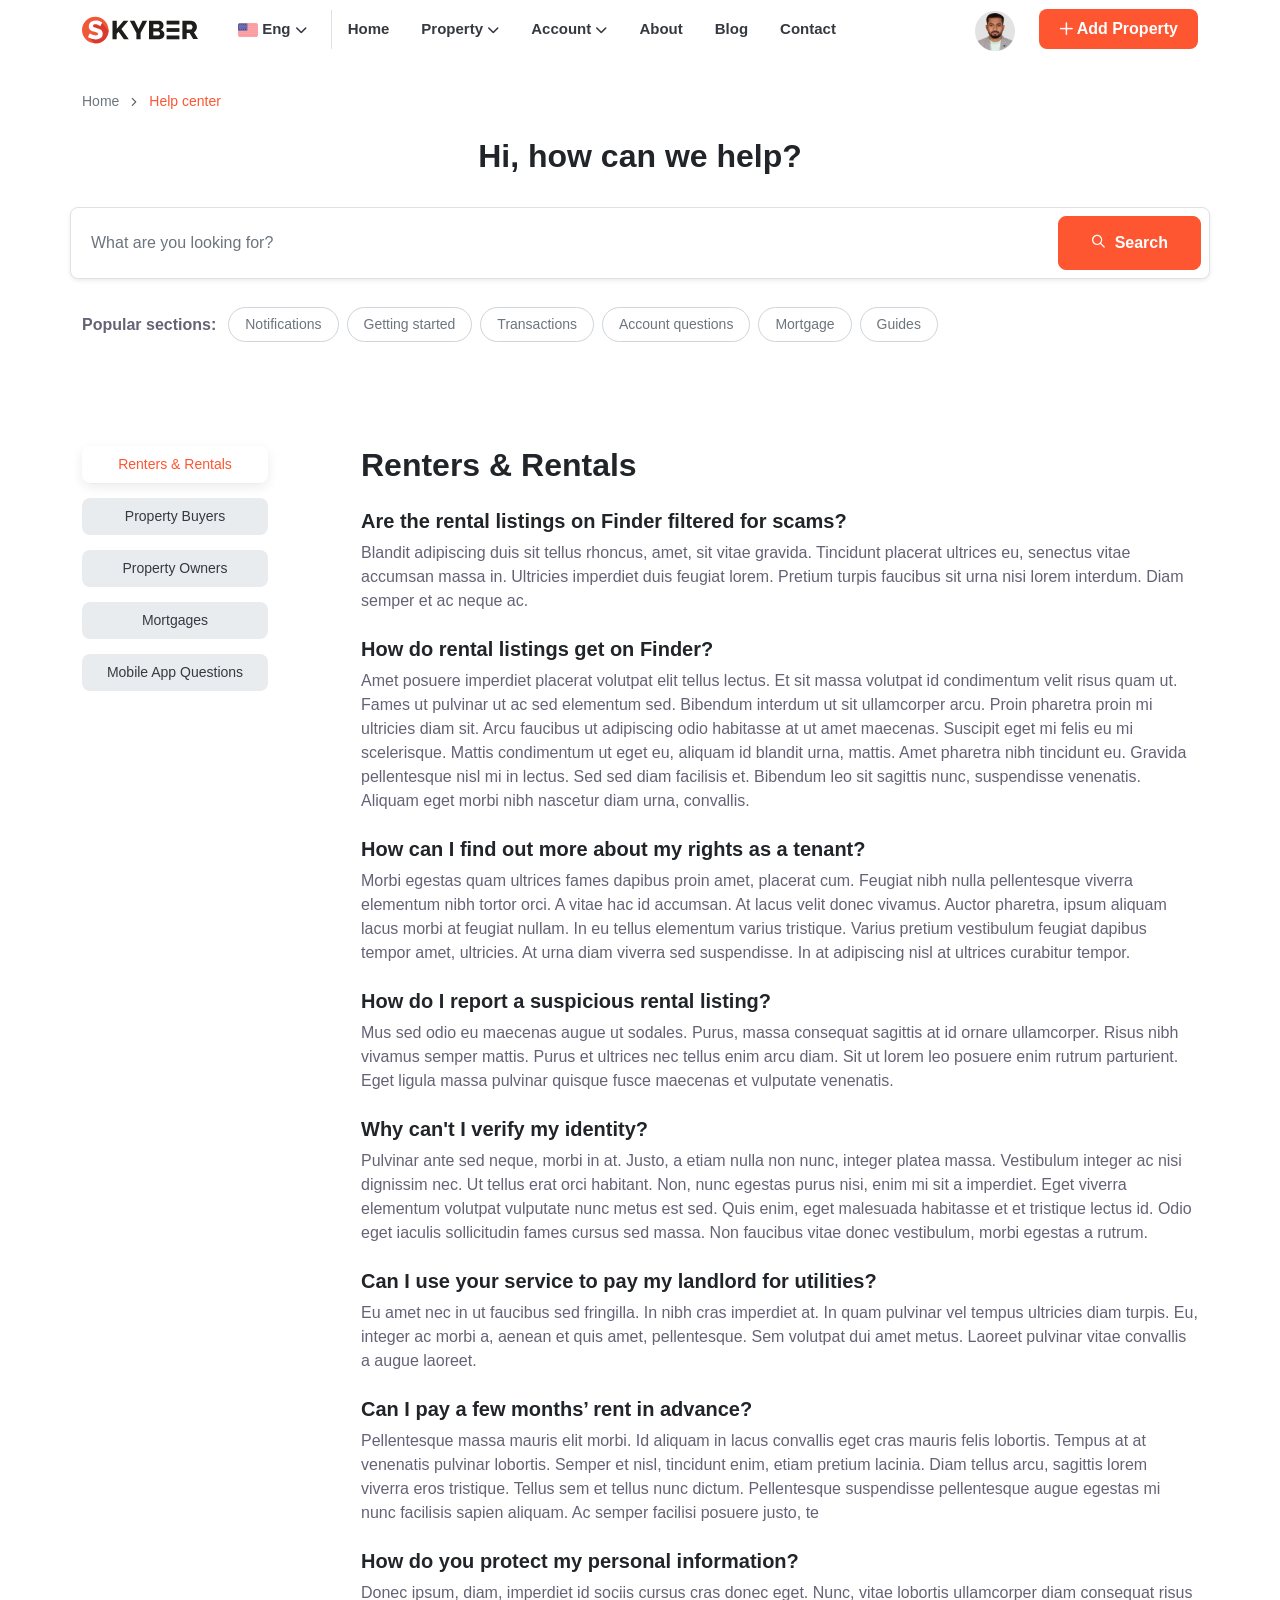
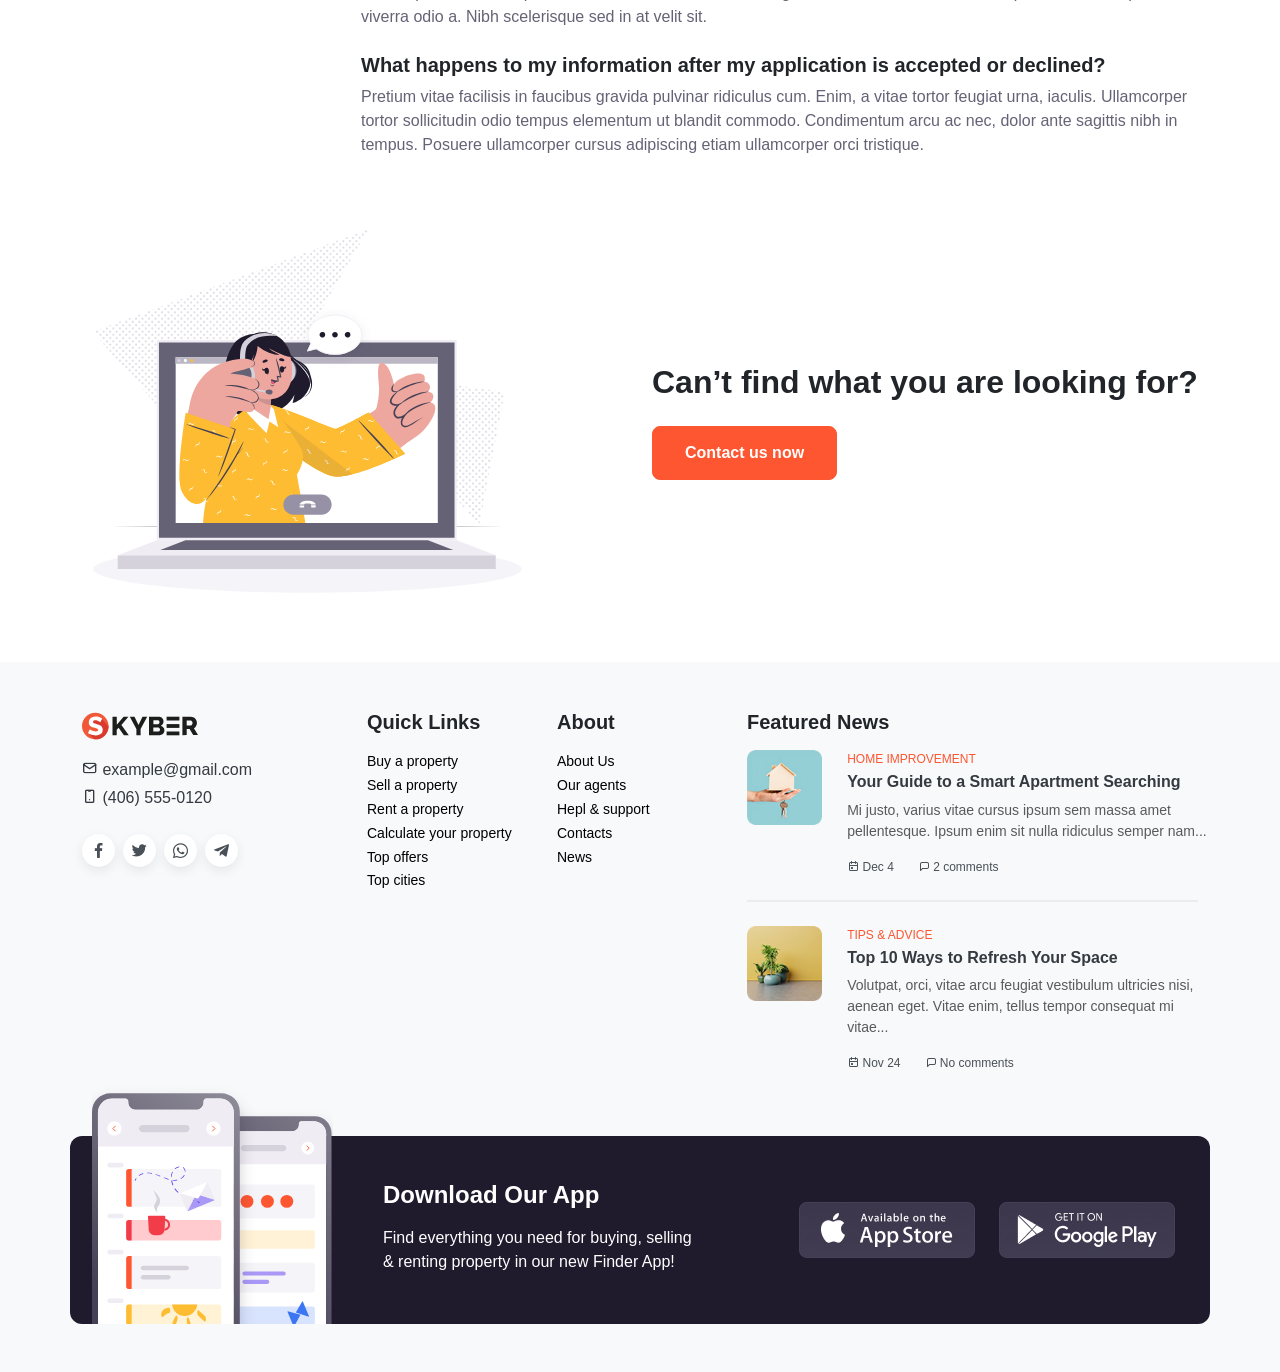
<file: help-center.html>
<!DOCTYPE html>
<html lang="en">
  <head>
    <meta charset="UTF-8" />
    <meta http-equiv="X-UA-Compatible" content="IE=edge" />
    <meta name="viewport" content="width=device-width, initial-scale=1.0" />
    <!-- Favicon -->
    <link rel="shortcut icon" href="./images/logo.png" type="image/x-icon" />
    <!-- Google Fonts -->
    <link rel="preconnect" href="https://fonts.googleapis.com" />
    <link rel="preconnect" href="https://fonts.gstatic.com" crossorigin />
    <link
      href="https://fonts.googleapis.com/css2?family=Poppins:wght@100;200;300;400;500;600;700;800&display=swap"
      rel="stylesheet"
    />
    <!-- Fontawesome CSS -->
    <link
      rel="stylesheet"
      href="https://cdnjs.cloudflare.com/ajax/libs/font-awesome/6.1.1/css/all.min.css"
      integrity="sha512-KfkfwYDsLkIlwQp6LFnl8zNdLGxu9YAA1QvwINks4PhcElQSvqcyVLLD9aMhXd13uQjoXtEKNosOWaZqXgel0g=="
      crossorigin="anonymous"
      referrerpolicy="no-referrer"
    />
    <!-- Custom icons -->
    <link rel="stylesheet" href="./assets/icons.css" />
    <!-- Bootstrap CSS only -->
    <link
      href="https://cdn.jsdelivr.net/npm/bootstrap@5.2.1/dist/css/bootstrap.min.css"
      rel="stylesheet"
      integrity="sha384-iYQeCzEYFbKjA/T2uDLTpkwGzCiq6soy8tYaI1GyVh/UjpbCx/TYkiZhlZB6+fzT"
      crossorigin="anonymous"
    />

    <!-- custom css -->
    <link rel="stylesheet" href="./css/style.css" />
    <title>Help Center</title>
  </head>

  <body>
    <!-- Navbar Start -->
    <header class="header-area">
      <nav class="navbar navbar-expand-lg custom-header">
        <div class="container">
          <a class="navbar-brand" href="./index.html"
            ><img
              src="./assets/images/logo-finder.svg"
              class="img-fluid"
              alt="Logo"
          /></a>
          <button
            class="navbar-toggler"
            type="button"
            data-bs-toggle="collapse"
            data-bs-target="#navbarSupportedContent"
            aria-controls="navbarSupportedContent"
            aria-expanded="false"
            aria-label="Toggle navigation"
          >
            <span class="navbar-toggler-icon"></span>
          </button>

          <div class="collapse navbar-collapse" id="navbarSupportedContent">
            <!-- Left Side Menu -->
            <ul class="navbar-nav me-auto mb-2 mb-lg-0 custom-menu">
              <!-- Language Change Menu -->
              <li class="nav-item dropdown px-3 menu-language">
                <a
                  class="nav-link dropdown-toggle"
                  href="#"
                  role="button"
                  data-bs-toggle="dropdown"
                  aria-expanded="false"
                >
                  <img
                    src="./assets/images/icons/united-states 1.svg"
                    class="img-fluid"
                    alt="United State Flag"
                  />
                  Eng
                </a>
                <ul class="dropdown-menu">
                  <li class="nav-item">
                    <a class="dropdown-item" href="#">BN</a>
                  </li>
                  <li class="nav-item">
                    <a class="dropdown-item" href="#">ES</a>
                  </li>
                  <li class="nav-item">
                    <a class="dropdown-item" href="#">AR</a>
                  </li>
                </ul>
              </li>

              <!-- Home menu item -->
              <li class="nav-item dropdown px-2">
                <a class="nav-link" href="./index.html">Home</a>
              </li>

              <!-- Catalog menu items -->
              <li class="nav-item dropdown px-2">
                <a
                  class="nav-link dropdown-toggle"
                  href="#"
                  role="button"
                  data-bs-toggle="dropdown"
                  aria-expanded="false"
                >
                  Property
                </a>
                <ul class="dropdown-menu">
                  <li class="nav-item">
                    <a class="dropdown-item" href="./property-for-rent.html"
                      >Property for Rent</a
                    >
                  </li>
                  <li class="nav-item">
                    <a class="dropdown-item" href="./property-for-sale.html"
                      >Property for Sell</a
                    >
                  </li>
                </ul>
              </li>

              <!-- Account menu item -->
              <li class="nav-item dropdown px-2">
                <a
                  class="nav-link dropdown-toggle"
                  href="#"
                  role="button"
                  data-bs-toggle="dropdown"
                  aria-expanded="false"
                >
                  Account
                </a>
                <ul class="dropdown-menu">
                  <!-- <li class="nav-item">
                    <a
                      class="dropdown-item"
                      href="#"
                      data-bs-toggle="modal"
                      data-bs-target="#sign-in-Modal"
                      >Sign In</a
                    >
                  </li>
                  <li class="nav-item">
                    <a
                      class="dropdown-item"
                      href="#"
                      data-bs-toggle="modal"
                      data-bs-target="#signup-Modal"
                      >Sign Up</a
                    >
                  </li> -->
                  <li class="nav-item">
                    <a class="dropdown-item" href="./personal-info.html"
                      >Personal Info</a
                    >
                  </li>
                  <li class="nav-item">
                    <a class="dropdown-item" href="./security.html">Security</a>
                  </li>
                  <li class="nav-item">
                    <a class="dropdown-item" href="./my-properties.html"
                      >My Properties</a
                    >
                  </li>
                  <li class="nav-item">
                    <a class="dropdown-item" href="./wishlist.html">Wishlist</a>
                  </li>
                  <li class="nav-item">
                    <a class="dropdown-item" href="./ac-reviews.html"
                      >Reviews</a
                    >
                  </li>
                  <li class="nav-item">
                    <a class="dropdown-item" href="./notifications.html"
                      >Notifications</a
                    >
                  </li>
                </ul>
              </li>

              <li class="nav-item dropdown px-2">
                <a class="nav-link" href="./about.html">About</a>
              </li>

              <li class="nav-item dropdown px-2">
                <a class="nav-link" href="./blog.html">Blog</a>
              </li>

              <li class="nav-item dropdown px-2">
                <a class="nav-link" href="./contact.html">Contact</a>
              </li>
            </ul>

            <!-- MODAL SIGN IN START -->
            <div
              class="modal fade"
              id="sign-in-Modal"
              tabindex="-1"
              aria-labelledby="sign-in-ModalLabel"
              aria-hidden="true"
            >
              <div class="modal-dialog modal-dialog-centered">
                <div class="modal-content">
                  <!-- start -->
                  <div class="modal-body px-0 py-0">
                    <button
                      class="btn-close position-absolute top-0 end-0 mt-3 me-3"
                      type="button"
                      data-bs-dismiss="modal"
                    ></button>

                    <!-- contents -->
                    <div class="row sign-in-modal mx-0 align-items-center">
                      <!-- left side -->
                      <div class="col-md-6 p-3 p-lg-5 border-right">
                        <div class="left-contents">
                          <h2 class="modal-title mb-4 mb-sm-5">
                            Hey there!<br />Welcome back.
                          </h2>
                          <img
                            class="d-block mx-auto"
                            src="./assets/images/sign-in-illustration.svg"
                            width="344"
                            alt="Illustartion"
                          />
                          <div class="dont-have mt-4">
                            Don't have an account?
                            <a
                              href="#signup-Modal"
                              data-bs-toggle="modal"
                              data-bs-dismiss="modal"
                              >Sign up here</a
                            >
                          </div>
                        </div>
                      </div>

                      <!-- right side -->
                      <div class="col-md-6 px-4 p-3 p-lg-5">
                        <div class="right-contents">
                          <button
                            class="btn btn-outline-info mb-3 w-100"
                            href="#"
                          >
                            <i class="icon-google me-1"></i>Sign in with Google
                          </button>
                          <button
                            class="btn btn-outline-info mb-3 w-100"
                            href="#"
                          >
                            <i class="icon-Facebook-white-bg me-1"></i>Sign in
                            with Facebook
                          </button>

                          <div class="d-flex align-items-center py-2 mb-1">
                            <hr class="w-100" />
                            <p class="or px-3">Or</p>
                            <hr class="w-100" />
                          </div>

                          <form class="sign-in-form">
                            <div class="mb-4">
                              <label class="form-label mb-2" for="signin-email"
                                >Email address</label
                              >
                              <input
                                class="form-control"
                                type="email"
                                id="signin-email"
                                placeholder="Enter your email"
                                required=""
                              />
                            </div>

                            <div class="mb-4">
                              <div
                                class="d-flex align-items-center justify-content-between mb-0"
                              >
                                <label
                                  class="form-label mb-2"
                                  for="signin-password"
                                  >Password</label
                                >
                                <a class="forgot-pass" href="#"
                                  >Forgot password?</a
                                >
                              </div>

                              <div
                                class="form-input-icon d-flex align-items-center"
                              >
                                <input
                                  class="form-control custom-form-control"
                                  type="password"
                                  id="signin-password"
                                  placeholder="Enter password"
                                  required=""
                                />
                                <i class="icon-off"></i>
                              </div>
                            </div>

                            <button
                              class="btn btn-primary btn-lg w-100"
                              type="submit"
                            >
                              Sign in
                            </button>
                          </form>
                        </div>
                      </div>
                      <!-- end row -->
                    </div>
                  </div>
                  <!-- end -->
                </div>
              </div>
            </div>
            <!-- MODAL SIGN IN  END -->

            <!-- MODAL SIGN UP START -->
            <div
              class="modal fade"
              id="signup-Modal"
              tabindex="-1"
              aria-labelledby="signup-ModalLabel"
              aria-hidden="true"
            >
              <div class="modal-dialog modal-dialog-centered">
                <div class="modal-content">
                  <!-- start -->
                  <div class="modal-body px-0 py-0">
                    <button
                      class="btn-close position-absolute top-0 end-0 mt-3 me-3"
                      type="button"
                      data-bs-dismiss="modal"
                    ></button>

                    <!-- MODAL contents -->
                    <div class="row signup-modal mx-0 align-items-center">
                      <!-- left MODAL side -->
                      <div class="col-md-6 p-3 p-lg-5 border-right">
                        <div class="left-contents">
                          <h2 class="modal-title mb-4 mb-sm-5">
                            Join Finder.<br />
                            premium benefits:
                          </h2>

                          <ul class="left-list list-unstyled mb-4">
                            <li class="d-flex mb-2">
                              <i class="icon-circle text-primary mt-1 me-2"></i
                              ><span>Add and promote your listings</span>
                            </li>
                            <li class="d-flex mb-2">
                              <i class="icon-circle text-primary mt-1 me-2"></i
                              ><span>Easily manage your wishlist</span>
                            </li>
                            <li class="d-flex mb-0">
                              <i class="icon-circle text-primary mt-1 me-2"></i
                              ><span>Leave reviews</span>
                            </li>
                          </ul>

                          <img
                            class="d-block mx-auto"
                            src="./assets/images/sign-up-illustration.svg"
                            width="344"
                            alt="Illustartion"
                          />

                          <div class="dont-have mt-4">
                            Already have an account?
                            <a
                              href="#sign-in-Modal"
                              data-bs-toggle="modal"
                              data-bs-dismiss="modal"
                              >Sign In</a
                            >
                          </div>
                        </div>
                      </div>

                      <!-- right MODAL side -->
                      <div class="col-md-6 px-4 p-3 p-lg-5">
                        <div class="right-contents">
                          <button
                            class="btn btn-outline-info mb-3 w-100"
                            href="#"
                          >
                            <i class="icon-google me-1"></i>Sign in with Google
                          </button>
                          <button
                            class="btn btn-outline-info mb-3 w-100"
                            href="#"
                          >
                            <i class="icon-Facebook-white-bg me-1"></i>Sign in
                            with Facebook
                          </button>

                          <div class="d-flex align-items-center py-2 mb-0">
                            <hr class="w-100" />
                            <p class="or px-3">Or</p>
                            <hr class="w-100" />
                          </div>

                          <form class="signup-form" novalidate="">
                            <div class="mb-2">
                              <label class="form-label" for="signup-name"
                                >Full Name</label
                              >
                              <input
                                class="form-control"
                                type="text"
                                id="signup-name"
                                placeholder="Enter your full name"
                                required=""
                              />
                            </div>

                            <div class="mb-2">
                              <label class="form-label" for="signup-email"
                                >Email Address</label
                              >
                              <input
                                class="form-control"
                                type="email"
                                id="signup-email"
                                placeholder="Enter your email"
                                required=""
                              />
                            </div>

                            <div class="mb-2">
                              <label class="form-label" for="signup-password"
                                >Password
                                <span class="text-muted"
                                  >(min. 8 char)</span
                                ></label
                              >

                              <div
                                class="form-input-icon d-flex align-items-center"
                              >
                                <input
                                  class="form-control custom-form-control"
                                  type="password"
                                  id="signup-password"
                                  required=""
                                />
                                <i class="icon-off"></i>
                              </div>
                            </div>

                            <div class="mb-3">
                              <label
                                class="form-label"
                                for="signup-confirm-password"
                                >Confirm Password
                              </label>

                              <div
                                class="form-input-icon d-flex align-items-center"
                              >
                                <input
                                  class="form-control custom-form-control"
                                  type="password"
                                  id="signup-confirm-password"
                                  required=""
                                />
                                <i class="icon-off"></i>
                              </div>
                            </div>

                            <div class="form-check mb-4">
                              <input
                                class="form-check-input"
                                type="checkbox"
                                id="agree-to-terms"
                                required=""
                              />
                              <label
                                class="form-check-label"
                                for="agree-to-terms"
                                >By joining, I agree to the
                                <a href="#">Terms of use</a> and
                                <a href="#">Privacy policy</a></label
                              >
                            </div>
                            <button
                              class="btn btn-primary btn-lg w-100"
                              type="submit"
                            >
                              Sign up
                            </button>
                          </form>
                        </div>
                      </div>
                      <!-- end row -->
                    </div>
                  </div>
                  <!-- end -->
                </div>
              </div>
            </div>
            <!-- MODAL SIGN UP END -->

            <!-- RIGHT nav -->
            <div class="d-flex gap-4 align-items-center">
              <div class="nav-user-pic m-0 p-0">
                <a href="personal-info.html"
                  ><img
                    src="./assets/images/user/shuvo-mallick-pic.png"
                    class="img-fluid"
                    alt="User Picture"
                /></a>
              </div>
              <a
                class="btn btn-primary custom-btn flex-shrink-0"
                href="./add-property.html"
              >
                <i class="fa-regular fa-plus"></i> Add Property
              </a>
            </div>
          </div>
        </div>
      </nav>
    </header>
    <!-- Navbar End -->

    <!-- ABOUT START -->
    <section class="help-center mt-3 pb-lg-4 mb-5">
      <div class="container">
        <div class="row gy-4 gy-lg-0">
          <!-- Breadcrumb -->
          <nav class="mb-2 pt-md-3" aria-label="Breadcrumb">
            <ol class="breadcrumb">
              <li class="breadcrumb-item">
                <a href="index.html" class="">Home</a>
              </li>
              <li class="breadcrumb-item active" aria-current="page">
                Help center
              </li>
            </ol>
          </nav>

          <!-- title -->
          <h1 class="page-title mx-auto mb-4 pb-2 text-center">
            Hi, how can we help?
          </h1>

          <!-- search -->
          <form
            class="form-group mb-4 shadow-sm d-flex align-items-center bg-white"
          >
            <input
              class="form-control border-0"
              type="text"
              placeholder="What are you looking for?"
            />
            <button class="btn btn-primary btn-lg px-3" type="submit">
              <i class="icon-search me-2"></i
              ><span class="d-sm-inline d-none">Search</span>
            </button>
          </form>

          <!-- Popular sections -->
          <div class="d-flex align-items-center mt-1 mb-4">
            <div class="fw-bold text-nowrap mb-2 me-2 pe-1">
              Popular sections:
            </div>
            <div class="d-flex flex-wrap">
              <a class="btn tag-btn me-2 mb-2" href="#">Notifications</a>
              <a class="btn tag-btn me-2 mb-2" href="#">Getting started</a>
              <a class="btn tag-btn me-2 mb-2" href="#">Transactions</a>
              <a class="btn tag-btn me-2 mb-2" href="#">Account questions</a>
              <a class="btn tag-btn me-2 mb-2" href="#">Mortgage</a>
              <a class="btn tag-btn me-2 mb-2" href="#">Guides</a>
            </div>
          </div>

          <!-- end row -->
        </div>
      </div>
    </section>
    <!-- ABOUT END -->

    <!-- Renters & Rentals Start -->
    <section class="">
      <div class="container">
        <div class="row">
          <div class="d-flex">
            <!-- Sidebar -->
            <div class="col-lg-2 col-md-2">
              <ul
                class="nav nav-tabs custom-tabs col-lg-2 col-md-2 help-center-side-btn d-flex flex-column gap-3 pb-3 mb-4 border-0"
              >
                <li class="nav-item text-center">
                  <a class="nav-link active" aria-current="page" href="#"
                    >Renters & Rentals</a
                  >
                </li>
                <li class="nav-item text-center">
                  <a class="nav-link" href="#">Property Buyers</a>
                </li>
                <li class="nav-item text-center">
                  <a class="nav-link" href="#">Property Owners</a>
                </li>
                <li class="nav-item text-center">
                  <a class="nav-link" href="#">Mortgages</a>
                </li>
                <li class="nav-item text-center">
                  <a class="nav-link" href="#">Mobile App Questions</a>
                </li>
              </ul>
            </div>

            <!-- contents -->
            <div
              class="help-contents col-lg-9 offset-lg-1 col-lg-8 col-md-10 ps-3 ps-lg-0"
            >
              <h2 class="page-title mb-3 pb-md-2">Renters & Rentals</h2>

              <h3 class="">
                Are the rental listings on Finder filtered for scams?
              </h3>
              <p class="pb-md-2">
                Blandit adipiscing duis sit tellus rhoncus, amet, sit vitae
                gravida. Tincidunt placerat ultrices eu, senectus vitae accumsan
                massa in. Ultricies imperdiet duis feugiat lorem. Pretium turpis
                faucibus sit urna nisi lorem interdum. Diam semper et ac neque
                ac.
              </p>

              <h3>How do rental listings get on Finder?</h3>
              <p class="pb-md-2">
                Amet posuere imperdiet placerat volutpat elit tellus lectus. Et
                sit massa volutpat id condimentum velit risus quam ut. Fames ut
                pulvinar ut ac sed elementum sed. Bibendum interdum ut sit
                ullamcorper arcu. Proin pharetra proin mi ultricies diam sit.
                Arcu faucibus ut adipiscing odio habitasse at ut amet maecenas.
                Suscipit eget mi felis eu mi scelerisque. Mattis condimentum ut
                eget eu, aliquam id blandit urna, mattis. Amet pharetra nibh
                tincidunt eu. Gravida pellentesque nisl mi in lectus. Sed sed
                diam facilisis et. Bibendum leo sit sagittis nunc, suspendisse
                venenatis. Aliquam eget morbi nibh nascetur diam urna,
                convallis.
              </p>

              <h3 class="">
                How can I find out more about my rights as a tenant?
              </h3>
              <p class="pb-md-2">
                Morbi egestas quam ultrices fames dapibus proin amet, placerat
                cum. Feugiat nibh nulla pellentesque viverra elementum nibh
                tortor orci. A vitae hac id accumsan. At lacus velit donec
                vivamus. Auctor pharetra, ipsum aliquam lacus morbi at feugiat
                nullam. In eu tellus elementum varius tristique. Varius pretium
                vestibulum feugiat dapibus tempor amet, ultricies. At urna diam
                viverra sed suspendisse. In at adipiscing nisl at ultrices
                curabitur tempor.
              </p>

              <h3 class="">How do I report a suspicious rental listing?</h3>
              <p class="pb-md-2">
                Mus sed odio eu maecenas augue ut sodales. Purus, massa
                consequat sagittis at id ornare ullamcorper. Risus nibh vivamus
                semper mattis. Purus et ultrices nec tellus enim arcu diam. Sit
                ut lorem leo posuere enim rutrum parturient. Eget ligula massa
                pulvinar quisque fusce maecenas et vulputate venenatis.
              </p>

              <h3 class="">Why can't I verify my identity?</h3>
              <p class="pb-md-2">
                Pulvinar ante sed neque, morbi in at. Justo, a etiam nulla non
                nunc, integer platea massa. Vestibulum integer ac nisi dignissim
                nec. Ut tellus erat orci habitant. Non, nunc egestas purus nisi,
                enim mi sit a imperdiet. Eget viverra elementum volutpat
                vulputate nunc metus est sed. Quis enim, eget malesuada
                habitasse et et tristique lectus id. Odio eget iaculis
                sollicitudin fames cursus sed massa. Non faucibus vitae donec
                vestibulum, morbi egestas a rutrum.
              </p>

              <h3 class="h5">
                Can I use your service to pay my landlord for utilities?
              </h3>
              <p class="pb-md-2">
                Eu amet nec in ut faucibus sed fringilla. In nibh cras imperdiet
                at. In quam pulvinar vel tempus ultricies diam turpis. Eu,
                integer ac morbi a, aenean et quis amet, pellentesque. Sem
                volutpat dui amet metus. Laoreet pulvinar vitae convallis a
                augue laoreet.
              </p>

              <h3 class="h5">Can I pay a few months’ rent in advance?</h3>
              <p class="pb-md-2">
                Pellentesque massa mauris elit morbi. Id aliquam in lacus
                convallis eget cras mauris felis lobortis. Tempus at at
                venenatis pulvinar lobortis. Semper et nisl, tincidunt enim,
                etiam pretium lacinia. Diam tellus arcu, sagittis lorem viverra
                eros tristique. Tellus sem et tellus nunc dictum. Pellentesque
                suspendisse pellentesque augue egestas mi nunc facilisis sapien
                aliquam. Ac semper facilisi posuere justo, te
              </p>

              <h3>How do you protect my personal information?</h3>
              <p class="pb-md-2">
                Donec ipsum, diam, imperdiet id sociis cursus cras donec eget.
                Nunc, vitae lobortis ullamcorper diam consequat risus viverra
                odio a. Nibh scelerisque sed in at velit sit.
              </p>

              <h3>
                What happens to my information after my application is accepted
                or declined?
              </h3>
              <p class="pb-md-2">
                Pretium vitae facilisis in faucibus gravida pulvinar ridiculus
                cum. Enim, a vitae tortor feugiat urna, iaculis. Ullamcorper
                tortor sollicitudin odio tempus elementum ut blandit commodo.
                Condimentum arcu ac nec, dolor ante sagittis nibh in tempus.
                Posuere ullamcorper cursus adipiscing etiam ullamcorper orci
                tristique.
              </p>
            </div>
          </div>
          <!-- end row -->
        </div>
      </div>
    </section>
    <!-- Renters & Rentals End -->

    <!-- Sort Start -->
    <section class="my-5">
      <div class="container">
        <div class="row align-items-sm-center pb-3 pb-sm-0">
          <!-- start -->
          <div class="col-md-5 col-sm-5">
            <img
              src="./assets/images/pages/help-illustration.svg"
              class="img-fluid"
              alt="Help Illustration"
            />
          </div>

          <div class="col-md-6 offset-md-1 col-sm-7 text-sm-start text-center">
            <h2 class="page-title mb-4">
              Can’t find what you are looking for?
            </h2>
            <a class="btn btn-lg btn-primary" href="#">Contact us now</a>
          </div>

          <!-- end row -->
        </div>
      </div>
    </section>

    <!-- FOOTER START -->
    <footer class="bg-light py-5">
      <div class="container">
        <div class="row">
          <!-- Social Media Column -->
          <div class="footer-contact col-lg-3 col-sm-6 col-12 mb-3">
            <img
              src="./assets/images/logo-finder.svg"
              class="img-fluid mb-3"
              alt="Logo"
            />
            <p class="m-0 mb-1"><i class="icon-mail"></i> example@gmail.com</p>
            <p><i class="icon-phone-1"></i> (406) 555-0120</p>

            <div class="custom-social-icons d-flex gap-2 mt-4">
              <i class="icon-Facebook-white-bg rounded-circle"></i>
              <i class="icon-twitter rounded-circle"></i>
              <i class="icon-whatsapp rounded-circle"></i>
              <i class="icon-telegram-1 rounded-circle"></i>
            </div>
          </div>

          <!-- Quick Links-Column -->
          <div class="custom-footer-quick-link col-lg-2 col-sm-6 col-12 mb-3">
            <h4 class="footer-heading pb-2">Quick Links</h4>
            <p class="m-0 p-0">
              <a href="#" class="text-black" style="text-decoration: none"
                >Buy a property</a
              >
            </p>
            <p class="m-0 p-0">
              <a href="#" class="text-black" style="text-decoration: none"
                >Sell a property</a
              >
            </p>
            <p class="m-0 p-0">
              <a href="#" class="text-black" style="text-decoration: none"
                >Rent a property</a
              >
            </p>
            <p class="m-0 p-0">
              <a href="#" class="text-black" style="text-decoration: none"
                >Сalculate your property</a
              >
            </p>
            <p class="m-0 p-0">
              <a href="#" class="text-black" style="text-decoration: none"
                >Top offers</a
              >
            </p>
            <p class="m-0 p-0">
              <a href="#" class="text-black" style="text-decoration: none"
                >Top cities</a
              >
            </p>
          </div>

          <!-- About Column -->
          <div class="custom-footer-about-link col-lg-2 col-sm-6 col-12 mb-3">
            <h4 class="footer-heading pb-2">About</h4>
            <p class="m-0 p-0">
              <a href="#" class="text-black" style="text-decoration: none"
                >About Us</a
              >
            </p>
            <p class="m-0 p-0">
              <a href="#" class="text-black" style="text-decoration: none"
                >Our agents</a
              >
            </p>
            <p class="m-0 p-0">
              <a href="#" class="text-black" style="text-decoration: none"
                >Hepl & support</a
              >
            </p>
            <p class="m-0 p-0">
              <a href="#" class="text-black" style="text-decoration: none"
                >Contacts</a
              >
            </p>
            <p class="m-0 p-0">
              <a href="#" class="text-black" style="text-decoration: none"
                >News</a
              >
            </p>
          </div>

          <!-- Featured News Column -->
          <div class="footer-featured-newses col-md-5 mb-5">
            <h4 class="footer-heading pb-2">Featured News</h4>
            <!-- Single News -->
            <div
              class="featured-news col-12 mb-4 d-flex justify-content-between"
            >
              <div class="featured-news-img col-2">
                <img
                  src="./assets/images/news/featured-news-2.png"
                  class="img-fluid"
                  alt="Featured News"
                />
              </div>

              <div class="featured-news-info col-sm-10 pe-3">
                <p class="m-0 mb-1 p-0">HOME IMPROVEMENT</p>
                <h3>Your Guide to a Smart Apartment Searching</h3>
                <p class="text-muted news-description m-0 mb-3">
                  Mi justo, varius vitae cursus ipsum sem massa amet
                  pellentesque. Ipsum enim sit nulla ridiculus semper nam...
                </p>

                <div class="featured-news-date d-flex gap-4 m-0 p-0">
                  <p class="m-0 p-0"><i class="icon-date"></i> Dec 4</p>
                  <p class="m-0 p-0"><i class="icon-left"></i> 2 comments</p>
                </div>
              </div>
            </div>

            <hr class="footer-news-divider" />

            <!-- Single News -->
            <div
              class="featured-news col-12 mb-3 mt-4 d-flex justify-content-between"
            >
              <div class="featured-news-img col-2">
                <img
                  src="./assets/images/news/featured-news-1.png"
                  class="img-fluid"
                  alt="Featured News"
                />
              </div>

              <div class="featured-news-info col-sm-10 pe-3">
                <p class="m-0 mb-1 p-0">TIPS & ADVICE</p>
                <h3>Top 10 Ways to Refresh Your Space</h3>
                <p class="text-muted news-description m-0 mb-3">
                  Volutpat, orci, vitae arcu feugiat vestibulum ultricies nisi,
                  aenean eget. Vitae enim, tellus tempor consequat mi vitae...
                </p>

                <div class="featured-news-date d-flex gap-4 m-0 p-0">
                  <p class="m-0 p-0"><i class="icon-date"></i> Nov 24</p>
                  <p class="m-0 p-0"><i class="icon-left"></i> No comments</p>
                </div>
              </div>
            </div>
            <!-- End Featured -->
          </div>
          <!-- End -->
        </div>

        <!-- Download Our App -->
        <div
          class="row custom-download-our-app justify-content-center align-items-center"
        >
          <div class="custom-download-app-artwork col-md-3 text-center">
            <img
              src="./assets/images/illustration/download-our-app.svg"
              class="img-fluid"
              alt="Download Our App"
            />
          </div>

          <div
            class="download-app-info-icon col-lg-9 d-flex flex-lg-row flex-column justify-content-center align-content-center text-center text-lg-start"
          >
            <!-- info -->
            <div class="download-app-info col-lg-6 pt-3 pb-1 px-3">
              <h4 class="mb-3">Download Our App</h4>
              <p>
                Find everything you need for buying, selling <br />
                & renting property in our new Finder App!
              </p>
            </div>

            <!-- icons -->
            <div
              class="custom-download-app-store-icon col-lg-6 d-flex p-lg-3 pb-4 d-flex gap-4 justify-content-lg-start justify-content-center align-items-center"
            >
              <img
                src="./assets/images/icons/app-store.png"
                class="img-fluid"
                alt="Download Our App"
              />
              <img
                src="./assets/images/icons/google-play.png"
                class="img-fluid"
                alt="Download Our App"
              />
            </div>
          </div>
        </div>
      </div>
    </footer>
    <!-- FOOTER END -->

    <!-- Bootstrap JS JavaScript Bundle with Popper -->
    <script
      src="https://cdn.jsdelivr.net/npm/bootstrap@5.2.1/dist/js/bootstrap.bundle.min.js"
      integrity="sha384-u1OknCvxWvY5kfmNBILK2hRnQC3Pr17a+RTT6rIHI7NnikvbZlHgTPOOmMi466C8"
      crossorigin="anonymous"
    ></script>
  </body>
</html>
</file>
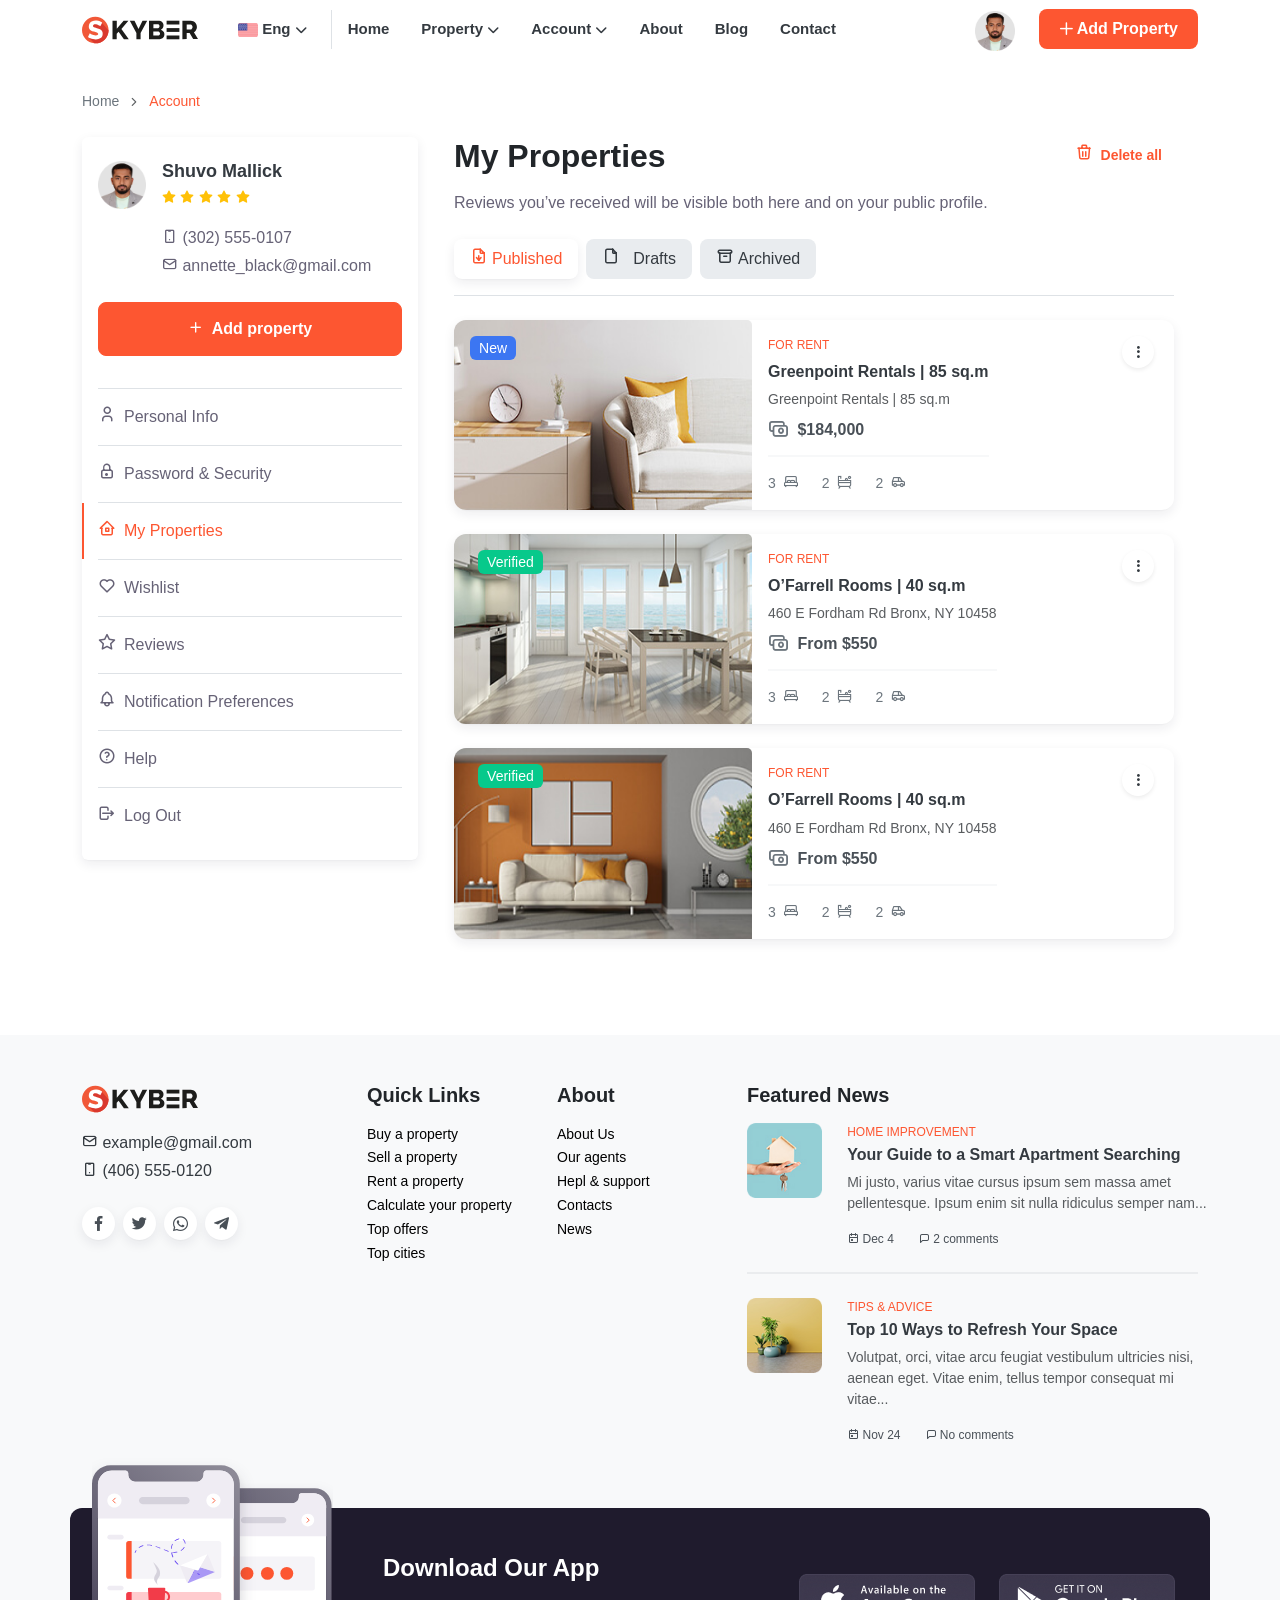
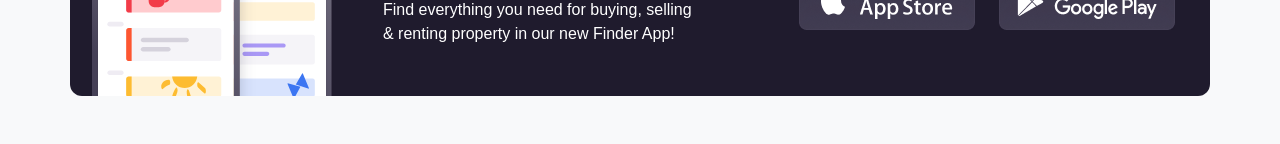
<file: my-properties.html>
<!DOCTYPE html>
<html lang="en">
  <head>
    <meta charset="UTF-8" />
    <meta http-equiv="X-UA-Compatible" content="IE=edge" />
    <meta name="viewport" content="width=device-width, initial-scale=1.0" />
    <!-- Favicon -->
    <link rel="shortcut icon" href="./images/logo.png" type="image/x-icon" />
    <!-- Google Fonts -->
    <link rel="preconnect" href="https://fonts.googleapis.com" />
    <link rel="preconnect" href="https://fonts.gstatic.com" crossorigin />
    <link
      href="https://fonts.googleapis.com/css2?family=Poppins:wght@100;200;300;400;500;600;700;800&display=swap"
      rel="stylesheet"
    />
    <!-- Fontawesome CSS -->
    <link
      rel="stylesheet"
      href="https://cdnjs.cloudflare.com/ajax/libs/font-awesome/6.1.1/css/all.min.css"
      integrity="sha512-KfkfwYDsLkIlwQp6LFnl8zNdLGxu9YAA1QvwINks4PhcElQSvqcyVLLD9aMhXd13uQjoXtEKNosOWaZqXgel0g=="
      crossorigin="anonymous"
      referrerpolicy="no-referrer"
    />
    <!-- Custom icons -->
    <link rel="stylesheet" href="./assets/icons.css" />
    <!-- Bootstrap CSS only -->
    <link
      href="https://cdn.jsdelivr.net/npm/bootstrap@5.2.1/dist/css/bootstrap.min.css"
      rel="stylesheet"
      integrity="sha384-iYQeCzEYFbKjA/T2uDLTpkwGzCiq6soy8tYaI1GyVh/UjpbCx/TYkiZhlZB6+fzT"
      crossorigin="anonymous"
    />

    <!-- custom css -->
    <link rel="stylesheet" href="./css/style.css" />
    <title>Account - My Property</title>
  </head>

  <body>
    <!-- Navbar Start -->
    <header class="header-area">
      <nav class="navbar navbar-expand-lg custom-header">
        <div class="container">
          <a class="navbar-brand" href="./index.html"
            ><img
              src="./assets/images/logo-finder.svg"
              class="img-fluid"
              alt="Logo"
          /></a>
          <button
            class="navbar-toggler"
            type="button"
            data-bs-toggle="collapse"
            data-bs-target="#navbarSupportedContent"
            aria-controls="navbarSupportedContent"
            aria-expanded="false"
            aria-label="Toggle navigation"
          >
            <span class="navbar-toggler-icon"></span>
          </button>

          <div class="collapse navbar-collapse" id="navbarSupportedContent">
            <!-- Left Side Menu -->
            <ul class="navbar-nav me-auto mb-2 mb-lg-0 custom-menu">
              <!-- Language Change Menu -->
              <li class="nav-item dropdown px-3 menu-language">
                <a
                  class="nav-link dropdown-toggle"
                  href="#"
                  role="button"
                  data-bs-toggle="dropdown"
                  aria-expanded="false"
                >
                  <img
                    src="./assets/images/icons/united-states 1.svg"
                    class="img-fluid"
                    alt="United State Flag"
                  />
                  Eng
                </a>
                <ul class="dropdown-menu">
                  <li class="nav-item">
                    <a class="dropdown-item" href="#">BN</a>
                  </li>
                  <li class="nav-item">
                    <a class="dropdown-item" href="#">ES</a>
                  </li>
                  <li class="nav-item">
                    <a class="dropdown-item" href="#">AR</a>
                  </li>
                </ul>
              </li>

              <!-- Home menu item -->
              <li class="nav-item dropdown px-2">
                <a class="nav-link" href="./index.html">Home</a>
              </li>

              <!-- Catalog menu items -->
              <li class="nav-item dropdown px-2">
                <a
                  class="nav-link dropdown-toggle"
                  href="#"
                  role="button"
                  data-bs-toggle="dropdown"
                  aria-expanded="false"
                >
                  Property
                </a>
                <ul class="dropdown-menu">
                  <li class="nav-item">
                    <a class="dropdown-item" href="./property-for-rent.html"
                      >Property for Rent</a
                    >
                  </li>
                  <li class="nav-item">
                    <a class="dropdown-item" href="./property-for-sale.html"
                      >Property for Sell</a
                    >
                  </li>
                </ul>
              </li>

              <!-- Account menu item -->
              <li class="nav-item dropdown px-2">
                <a
                  class="nav-link dropdown-toggle"
                  href="#"
                  role="button"
                  data-bs-toggle="dropdown"
                  aria-expanded="false"
                >
                  Account
                </a>
                <ul class="dropdown-menu">
                  <!-- <li class="nav-item">
                    <a
                      class="dropdown-item"
                      href="#"
                      data-bs-toggle="modal"
                      data-bs-target="#sign-in-Modal"
                      >Sign In</a
                    >
                  </li>
                  <li class="nav-item">
                    <a
                      class="dropdown-item"
                      href="#"
                      data-bs-toggle="modal"
                      data-bs-target="#signup-Modal"
                      >Sign Up</a
                    >
                  </li> -->
                  <li class="nav-item">
                    <a class="dropdown-item" href="./personal-info.html"
                      >Personal Info</a
                    >
                  </li>
                  <li class="nav-item">
                    <a class="dropdown-item" href="./security.html">Security</a>
                  </li>
                  <li class="nav-item">
                    <a class="dropdown-item active" href="./my-properties.html"
                      >My Properties</a
                    >
                  </li>
                  <li class="nav-item">
                    <a class="dropdown-item" href="./wishlist.html">Wishlist</a>
                  </li>
                  <li class="nav-item">
                    <a class="dropdown-item" href="./ac-reviews.html"
                      >Reviews</a
                    >
                  </li>
                  <li class="nav-item">
                    <a class="dropdown-item" href="./notifications.html"
                      >Notifications</a
                    >
                  </li>
                </ul>
              </li>

              <li class="nav-item dropdown px-2">
                <a class="nav-link" href="./about.html">About</a>
              </li>

              <li class="nav-item dropdown px-2">
                <a class="nav-link" href="./blog.html">Blog</a>
              </li>

              <li class="nav-item dropdown px-2">
                <a class="nav-link" href="./contact.html">Contact</a>
              </li>
            </ul>

            <!-- MODAL SIGN IN START -->
            <div
              class="modal fade"
              id="sign-in-Modal"
              tabindex="-1"
              aria-labelledby="sign-in-ModalLabel"
              aria-hidden="true"
            >
              <div class="modal-dialog modal-dialog-centered">
                <div class="modal-content">
                  <!-- start -->
                  <div class="modal-body px-0 py-0">
                    <button
                      class="btn-close position-absolute top-0 end-0 mt-3 me-3"
                      type="button"
                      data-bs-dismiss="modal"
                    ></button>

                    <!-- contents -->
                    <div class="row sign-in-modal mx-0 align-items-center">
                      <!-- left side -->
                      <div class="col-md-6 p-3 p-lg-5 border-right">
                        <div class="left-contents">
                          <h2 class="modal-title mb-4 mb-sm-5">
                            Hey there!<br />Welcome back.
                          </h2>
                          <img
                            class="d-block mx-auto"
                            src="./assets/images/sign-in-illustration.svg"
                            width="344"
                            alt="Illustartion"
                          />
                          <div class="dont-have mt-4">
                            Don't have an account?
                            <a
                              href="#signup-Modal"
                              data-bs-toggle="modal"
                              data-bs-dismiss="modal"
                              >Sign up here</a
                            >
                          </div>
                        </div>
                      </div>

                      <!-- right side -->
                      <div class="col-md-6 px-4 p-3 p-lg-5">
                        <div class="right-contents">
                          <button
                            class="btn btn-outline-info mb-3 w-100"
                            href="#"
                          >
                            <i class="icon-google me-1"></i>Sign in with Google
                          </button>
                          <button
                            class="btn btn-outline-info mb-3 w-100"
                            href="#"
                          >
                            <i class="icon-Facebook-white-bg me-1"></i>Sign in
                            with Facebook
                          </button>

                          <div class="d-flex align-items-center py-2 mb-1">
                            <hr class="w-100" />
                            <p class="or px-3">Or</p>
                            <hr class="w-100" />
                          </div>

                          <form class="sign-in-form">
                            <div class="mb-4">
                              <label class="form-label mb-2" for="signin-email"
                                >Email address</label
                              >
                              <input
                                class="form-control"
                                type="email"
                                id="signin-email"
                                placeholder="Enter your email"
                                required=""
                              />
                            </div>

                            <div class="mb-4">
                              <div
                                class="d-flex align-items-center justify-content-between mb-0"
                              >
                                <label
                                  class="form-label mb-2"
                                  for="signin-password"
                                  >Password</label
                                >
                                <a class="forgot-pass" href="#"
                                  >Forgot password?</a
                                >
                              </div>

                              <div
                                class="form-input-icon d-flex align-items-center"
                              >
                                <input
                                  class="form-control custom-form-control"
                                  type="password"
                                  id="signin-password"
                                  placeholder="Enter password"
                                  required=""
                                />
                                <i class="icon-off"></i>
                              </div>
                            </div>

                            <button
                              class="btn btn-primary btn-lg w-100"
                              type="submit"
                            >
                              Sign in
                            </button>
                          </form>
                        </div>
                      </div>
                      <!-- end row -->
                    </div>
                  </div>
                  <!-- end -->
                </div>
              </div>
            </div>
            <!-- MODAL SIGN IN  END -->

            <!-- MODAL SIGN UP START -->
            <div
              class="modal fade"
              id="signup-Modal"
              tabindex="-1"
              aria-labelledby="signup-ModalLabel"
              aria-hidden="true"
            >
              <div class="modal-dialog modal-dialog-centered">
                <div class="modal-content">
                  <!-- start -->
                  <div class="modal-body px-0 py-0">
                    <button
                      class="btn-close position-absolute top-0 end-0 mt-3 me-3"
                      type="button"
                      data-bs-dismiss="modal"
                    ></button>

                    <!-- MODAL contents -->
                    <div class="row signup-modal mx-0 align-items-center">
                      <!-- left MODAL side -->
                      <div class="col-md-6 p-3 p-lg-5 border-right">
                        <div class="left-contents">
                          <h2 class="modal-title mb-4 mb-sm-5">
                            Join Finder.<br />
                            premium benefits:
                          </h2>

                          <ul class="left-list list-unstyled mb-4">
                            <li class="d-flex mb-2">
                              <i class="icon-circle text-primary mt-1 me-2"></i
                              ><span>Add and promote your listings</span>
                            </li>
                            <li class="d-flex mb-2">
                              <i class="icon-circle text-primary mt-1 me-2"></i
                              ><span>Easily manage your wishlist</span>
                            </li>
                            <li class="d-flex mb-0">
                              <i class="icon-circle text-primary mt-1 me-2"></i
                              ><span>Leave reviews</span>
                            </li>
                          </ul>

                          <img
                            class="d-block mx-auto"
                            src="./assets/images/sign-up-illustration.svg"
                            width="344"
                            alt="Illustartion"
                          />

                          <div class="dont-have mt-4">
                            Already have an account?
                            <a
                              href="#sign-in-Modal"
                              data-bs-toggle="modal"
                              data-bs-dismiss="modal"
                              >Sign In</a
                            >
                          </div>
                        </div>
                      </div>

                      <!-- right MODAL side -->
                      <div class="col-md-6 px-4 p-3 p-lg-5">
                        <div class="right-contents">
                          <button
                            class="btn btn-outline-info mb-3 w-100"
                            href="#"
                          >
                            <i class="icon-google me-1"></i>Sign in with Google
                          </button>
                          <button
                            class="btn btn-outline-info mb-3 w-100"
                            href="#"
                          >
                            <i class="icon-Facebook-white-bg me-1"></i>Sign in
                            with Facebook
                          </button>

                          <div class="d-flex align-items-center py-2 mb-0">
                            <hr class="w-100" />
                            <p class="or px-3">Or</p>
                            <hr class="w-100" />
                          </div>

                          <form class="signup-form" novalidate="">
                            <div class="mb-2">
                              <label class="form-label" for="signup-name"
                                >Full Name</label
                              >
                              <input
                                class="form-control"
                                type="text"
                                id="signup-name"
                                placeholder="Enter your full name"
                                required=""
                              />
                            </div>

                            <div class="mb-2">
                              <label class="form-label" for="signup-email"
                                >Email Address</label
                              >
                              <input
                                class="form-control"
                                type="email"
                                id="signup-email"
                                placeholder="Enter your email"
                                required=""
                              />
                            </div>

                            <div class="mb-2">
                              <label class="form-label" for="signup-password"
                                >Password
                                <span class="text-muted"
                                  >(min. 8 char)</span
                                ></label
                              >

                              <div
                                class="form-input-icon d-flex align-items-center"
                              >
                                <input
                                  class="form-control custom-form-control"
                                  type="password"
                                  id="signup-password"
                                  required=""
                                />
                                <i class="icon-off"></i>
                              </div>
                            </div>

                            <div class="mb-3">
                              <label
                                class="form-label"
                                for="signup-confirm-password"
                                >Confirm Password
                              </label>

                              <div
                                class="form-input-icon d-flex align-items-center"
                              >
                                <input
                                  class="form-control custom-form-control"
                                  type="password"
                                  id="signup-confirm-password"
                                  required=""
                                />
                                <i class="icon-off"></i>
                              </div>
                            </div>

                            <div class="form-check mb-4">
                              <input
                                class="form-check-input"
                                type="checkbox"
                                id="agree-to-terms"
                                required=""
                              />
                              <label
                                class="form-check-label"
                                for="agree-to-terms"
                                >By joining, I agree to the
                                <a href="#">Terms of use</a> and
                                <a href="#">Privacy policy</a></label
                              >
                            </div>
                            <button
                              class="btn btn-primary btn-lg w-100"
                              type="submit"
                            >
                              Sign up
                            </button>
                          </form>
                        </div>
                      </div>
                      <!-- end row -->
                    </div>
                  </div>
                  <!-- end -->
                </div>
              </div>
            </div>
            <!-- MODAL SIGN UP END -->

            <!-- RIGHT nav -->
            <div class="d-flex gap-4 align-items-center">
              <div class="nav-user-pic m-0 p-0">
                <a href="personal-info.html"
                  ><img
                    src="./assets/images/user/shuvo-mallick-pic.png"
                    class="img-fluid"
                    alt="User Picture"
                /></a>
              </div>
              <a
                class="btn btn-primary custom-btn flex-shrink-0"
                href="./add-property.html"
              >
                <i class="fa-regular fa-plus"></i> Add Property
              </a>
            </div>
          </div>
        </div>
      </nav>
    </header>
    <!-- Navbar End -->

    <!-- START -->
    <section class="mt-3 pb-lg-4">
      <div class="container">
        <div class="row gy-4 gy-lg-0">
          <!-- Breadcrumb -->
          <nav class="mb-2 pt-md-3" aria-label="Breadcrumb">
            <ol class="breadcrumb">
              <li class="breadcrumb-item">
                <a href="index.html" class="">Home</a>
              </li>
              <li class="breadcrumb-item active" aria-current="page">
                Account
              </li>
            </ol>
          </nav>

          <!-- AC Contents -->
          <div class="row">
            <!-- Left Account Menu/Nav -->
            <div class="col-lg-4 col-md-5 pe-lg-4 mb-5 mb-md-0 mb-4">
              <div class="card card-body">
                <div
                  class="d-flex d-md-block d-lg-flex align-items-start pt-lg-2 mb-4"
                >
                  <a href="./personal-info.html">
                    <img
                      src="./assets/images/user/shuvo-mallick-pic.png"
                      class="img-fluid user-pic"
                      alt="Review Icon"
                    />
                  </a>
                  <div
                    class="pt-md-2 pt-lg-0 ps-3 ps-md-0 ps-lg-3 text-truncate"
                  >
                    <h5 class="reivew-title m-0 mb-1">Shuvo Mallick</h5>
                    <div class="align-items-center">
                      <span class="review-icons">
                        <i class="icon-rating text-warning"></i>
                        <i class="icon-rating text-warning"></i>
                        <i class="icon-rating text-warning"></i>
                        <i class="icon-rating text-warning"></i>
                        <i class="icon-rating text-warning"></i>
                      </span>
                    </div>

                    <p class="m-0 mb-1 mt-3 mb-0">
                      <i class="icon-phone-1"></i> (302) 555-0107
                    </p>
                    <p class="m-0 d-block">
                      <i class="icon-mail"></i>
                      <span class="text-truncate">annette_black@gmail.com</span>
                    </p>
                  </div>
                </div>

                <a
                  class="btn btn-primary btn-lg mb-3"
                  href="./add-property.html"
                  ><i class="icon-plus me-2"></i>Add property</a
                >

                <!-- Nav/Menu -->
                <div class="mt-3">
                  <div class="account-nav d-flex flex-column position-relative">
                    <a
                      class="nav-link py-3 border-top"
                      href="./personal-info.html"
                    >
                      <i class="icon-user-default me-2"></i>Personal Info</a
                    >
                    <a class="nav-link py-3 border-top" href="./security.html">
                      <i class="icon-lock me-2"></i>Password & Security</a
                    >
                    <a
                      class="nav-link active py-3 border-top"
                      href="./my-properties.html"
                    >
                      <i class="icon-home me-2"></i>My Properties</a
                    >
                    <a class="nav-link py-3 border-top" href="./wishlist.html">
                      <i class="icon-heart-default me-2"></i>Wishlist</a
                    >
                    <a
                      class="nav-link py-3 border-top"
                      href="./ac-reviews.html"
                    >
                      <i class="icon-star-default me-2"></i>Reviews</a
                    >
                    <a
                      class="nav-link py-3 border-top"
                      href="./notifications.html"
                    >
                      <i class="icon-bell-default me-2"></i>Notification
                      Preferences</a
                    >
                    <a
                      class="nav-link py-3 border-top"
                      href="./help-center.html"
                    >
                      <i class="icon-help me-2"></i>Help</a
                    >
                    <a class="nav-link py-3 border-top" href="./404.html">
                      <i class="icon-logout me-2"></i>Log Out</a
                    >
                  </div>
                </div>
              </div>
            </div>

            <!-- Right Contents -->
            <div class="account-right-contents col-lg-8 col-md-7 mb-5">
              <div
                class="d-flex justify-content-between align-items-stretch flex-shrink-0"
              >
                <div>
                  <h1 class="page-title mb-3">My Properties</h1>
                  <div class="mb-4">
                    Reviews you’ve received will be visible both here and on
                    your public profile.
                  </div>
                </div>
                <a class="btn custom-text-btn mb-2 text-nowrap"
                  ><i class="icon-trash me-2"></i>Delete all</a
                >
              </div>

              <!-- button -->
              <div class="ac-my-property d-flex gap-2 border-bottom pb-3 mb-4">
                <button class="tab-btn tab-btn-active">
                  <i class="icon-file me-1"></i>Published
                </button>
                <button class="tab-btn">
                  <i class="icon-clean me-1"> </i>Drafts
                </button>
                <button class="tab-btn">
                  <i class="icon-archive me-1"></i>Archived
                </button>
              </div>

              <!-- Single Property -->
              <div
                class="card border-0 property ac-property overflow-hidden mb-4"
              >
                <div class="row d-flex">
                  <div
                    class="col-lg-5 col-4 card-top position-relative me-0 pe-0"
                  >
                    <img
                      src="./assets/images/account/ac-property-01.png"
                      class="card-img-top position-relative"
                      alt="Apartment"
                    />

                    <!-- Badge -->
                    <div class="position-absolute top-0 left-0 p-3 badges">
                      <span class="d-table badge bg-info">New</span>
                    </div>

                    <!-- Heart Badge -->
                    <button
                      class="btn favorite-btn d-flex justify-content-center align-items-center"
                    >
                      <i class="fa-regular fa-heart"></i>
                    </button>
                  </div>

                  <div
                    class="card-body col-lg-7 col-8 d-flex justify-content-between"
                  >
                    <div>
                      <p class="property-type mb-2">FOR RENT</p>
                      <h5 class="card-title m-0 property-feature">
                        Greenpoint Rentals | 85 sq.m
                      </h5>
                      <p class="my-2 text-muted property-address">
                        Greenpoint Rentals | 85 sq.m
                      </p>
                      <h6 class="property-price">
                        <i class="icon-cash me-1"></i> $184,000
                      </h6>
                      <hr class="custom-hr my-3" />
                      <div class="d-flex gap-4 property-details">
                        <p class="mb-0">3 <i class="icon-bed ms-1"></i></p>
                        <p class="mb-0">2 <i class="icon-bath ms-1"></i></p>
                        <p class="mb-0">2 <i class="icon-car ms-1"></i></p>
                      </div>
                    </div>

                    <div
                      class="custom-three-dot-btn shadow-sm rounded-circle me-3"
                    >
                      <i class="icon-vertical"></i>
                    </div>
                  </div>
                </div>
              </div>

              <!-- Single Property -->
              <div
                class="card border-0 property ac-property overflow-hidden mb-4"
              >
                <div class="row d-flex">
                  <div
                    class="col-lg-5 col-4 card-top position-relative me-0 pe-0"
                  >
                    <img
                      src="./assets/images/account/ac-property-02.png"
                      class="card-img-top position-relative"
                      alt="Apartment"
                    />

                    <!-- Badge -->
                    <div
                      class="position-absolute top-0 left-0 mt-3 ms-4 badges"
                    >
                      <span class="d-table badge bg-success d-block mb-1"
                        >Verified</span
                      >
                    </div>

                    <!-- Heart Badge -->
                    <button
                      class="btn favorite-btn d-flex justify-content-center align-items-center"
                    >
                      <i class="fa-regular fa-heart"></i>
                    </button>
                  </div>

                  <div
                    class="card-body col-lg-7 col-8 d-flex justify-content-between"
                  >
                    <div>
                      <p class="property-type mb-2">FOR RENT</p>
                      <h5 class="card-title m-0 property-feature">
                        O’Farrell Rooms | 40 sq.m
                      </h5>
                      <p class="my-2 text-muted property-address">
                        460 E Fordham Rd Bronx, NY 10458
                      </p>
                      <h6 class="property-price">
                        <i class="icon-cash me-1"></i> From $550
                      </h6>
                      <hr class="custom-hr my-3" />
                      <div class="d-flex gap-4 property-details">
                        <p class="mb-0">3 <i class="icon-bed ms-1"></i></p>
                        <p class="mb-0">2 <i class="icon-bath ms-1"></i></p>
                        <p class="mb-0">2 <i class="icon-car ms-1"></i></p>
                      </div>
                    </div>

                    <div
                      class="custom-three-dot-btn shadow-sm rounded-circle me-3"
                    >
                      <i class="icon-vertical"></i>
                    </div>
                  </div>
                </div>
              </div>

              <!-- Single Property -->
              <div
                class="card border-0 property ac-property overflow-hidden mb-4"
              >
                <div class="row d-flex">
                  <div
                    class="col-lg-5 col-4 card-top position-relative me-0 pe-0"
                  >
                    <img
                      src="./assets/images/account/ac-property-03.png"
                      class="card-img-top position-relative"
                      alt="Apartment"
                    />

                    <!-- Badge -->
                    <div
                      class="position-absolute top-0 left-0 mt-3 ms-4 badges"
                    >
                      <span class="d-table badge bg-success d-block mb-1"
                        >Verified</span
                      >
                    </div>

                    <!-- Heart Badge -->
                    <button
                      class="btn favorite-btn d-flex justify-content-center align-items-center"
                    >
                      <i class="fa-regular fa-heart"></i>
                    </button>
                  </div>

                  <div
                    class="card-body col-lg-7 col-8 d-flex justify-content-between"
                  >
                    <div>
                      <p class="property-type mb-2">FOR RENT</p>
                      <h5 class="card-title m-0 property-feature">
                        O’Farrell Rooms | 40 sq.m
                      </h5>
                      <p class="my-2 text-muted property-address">
                        460 E Fordham Rd Bronx, NY 10458
                      </p>
                      <h6 class="property-price">
                        <i class="icon-cash me-1"></i> From $550
                      </h6>
                      <hr class="custom-hr my-3" />
                      <div class="d-flex gap-4 property-details">
                        <p class="mb-0">3 <i class="icon-bed ms-1"></i></p>
                        <p class="mb-0">2 <i class="icon-bath ms-1"></i></p>
                        <p class="mb-0">2 <i class="icon-car ms-1"></i></p>
                      </div>
                    </div>

                    <div
                      class="custom-three-dot-btn shadow-sm rounded-circle me-3"
                    >
                      <i class="icon-vertical"></i>
                    </div>
                  </div>
                </div>
              </div>

              <!-- End right contents -->
            </div>
          </div>
        </div>
      </div>
    </section>
    <!-- END -->

    <!-- FOOTER START -->
    <footer class="bg-light py-5">
      <div class="container">
        <div class="row">
          <!-- Social Media Column -->
          <div class="footer-contact col-lg-3 col-sm-6 col-12 mb-3">
            <img
              src="./assets/images/logo-finder.svg"
              class="img-fluid mb-3"
              alt="Logo"
            />
            <p class="m-0 mb-1"><i class="icon-mail"></i> example@gmail.com</p>
            <p><i class="icon-phone-1"></i> (406) 555-0120</p>

            <div class="custom-social-icons d-flex gap-2 mt-4">
              <i class="icon-Facebook-white-bg rounded-circle"></i>
              <i class="icon-twitter rounded-circle"></i>
              <i class="icon-whatsapp rounded-circle"></i>
              <i class="icon-telegram-1 rounded-circle"></i>
            </div>
          </div>

          <!-- Quick Links-Column -->
          <div class="custom-footer-quick-link col-lg-2 col-sm-6 col-12 mb-3">
            <h4 class="footer-heading pb-2">Quick Links</h4>
            <p class="m-0 p-0">
              <a href="#" class="text-black" style="text-decoration: none"
                >Buy a property</a
              >
            </p>
            <p class="m-0 p-0">
              <a href="#" class="text-black" style="text-decoration: none"
                >Sell a property</a
              >
            </p>
            <p class="m-0 p-0">
              <a href="#" class="text-black" style="text-decoration: none"
                >Rent a property</a
              >
            </p>
            <p class="m-0 p-0">
              <a href="#" class="text-black" style="text-decoration: none"
                >Сalculate your property</a
              >
            </p>
            <p class="m-0 p-0">
              <a href="#" class="text-black" style="text-decoration: none"
                >Top offers</a
              >
            </p>
            <p class="m-0 p-0">
              <a href="#" class="text-black" style="text-decoration: none"
                >Top cities</a
              >
            </p>
          </div>

          <!-- About Column -->
          <div class="custom-footer-about-link col-lg-2 col-sm-6 col-12 mb-3">
            <h4 class="footer-heading pb-2">About</h4>
            <p class="m-0 p-0">
              <a href="#" class="text-black" style="text-decoration: none"
                >About Us</a
              >
            </p>
            <p class="m-0 p-0">
              <a href="#" class="text-black" style="text-decoration: none"
                >Our agents</a
              >
            </p>
            <p class="m-0 p-0">
              <a href="#" class="text-black" style="text-decoration: none"
                >Hepl & support</a
              >
            </p>
            <p class="m-0 p-0">
              <a href="#" class="text-black" style="text-decoration: none"
                >Contacts</a
              >
            </p>
            <p class="m-0 p-0">
              <a href="#" class="text-black" style="text-decoration: none"
                >News</a
              >
            </p>
          </div>

          <!-- Featured News Column -->
          <div class="footer-featured-newses col-md-5 mb-5">
            <h4 class="footer-heading pb-2">Featured News</h4>
            <!-- Single News -->
            <div
              class="featured-news col-12 mb-4 d-flex justify-content-between"
            >
              <div class="featured-news-img col-2">
                <img
                  src="./assets/images/news/featured-news-2.png"
                  class="img-fluid"
                  alt="Featured News"
                />
              </div>

              <div class="featured-news-info col-sm-10 pe-3">
                <p class="m-0 mb-1 p-0">HOME IMPROVEMENT</p>
                <h3>Your Guide to a Smart Apartment Searching</h3>
                <p class="text-muted news-description m-0 mb-3">
                  Mi justo, varius vitae cursus ipsum sem massa amet
                  pellentesque. Ipsum enim sit nulla ridiculus semper nam...
                </p>

                <div class="featured-news-date d-flex gap-4 m-0 p-0">
                  <p class="m-0 p-0"><i class="icon-date"></i> Dec 4</p>
                  <p class="m-0 p-0"><i class="icon-left"></i> 2 comments</p>
                </div>
              </div>
            </div>

            <hr class="footer-news-divider" />

            <!-- Single News -->
            <div
              class="featured-news col-12 mb-3 mt-4 d-flex justify-content-between"
            >
              <div class="featured-news-img col-2">
                <img
                  src="./assets/images/news/featured-news-1.png"
                  class="img-fluid"
                  alt="Featured News"
                />
              </div>

              <div class="featured-news-info col-sm-10 pe-3">
                <p class="m-0 mb-1 p-0">TIPS & ADVICE</p>
                <h3>Top 10 Ways to Refresh Your Space</h3>
                <p class="text-muted news-description m-0 mb-3">
                  Volutpat, orci, vitae arcu feugiat vestibulum ultricies nisi,
                  aenean eget. Vitae enim, tellus tempor consequat mi vitae...
                </p>

                <div class="featured-news-date d-flex gap-4 m-0 p-0">
                  <p class="m-0 p-0"><i class="icon-date"></i> Nov 24</p>
                  <p class="m-0 p-0"><i class="icon-left"></i> No comments</p>
                </div>
              </div>
            </div>
            <!-- End Featured -->
          </div>
          <!-- End -->
        </div>

        <!-- Download Our App -->
        <div
          class="row custom-download-our-app justify-content-center align-items-center"
        >
          <div class="custom-download-app-artwork col-md-3 text-center">
            <img
              src="./assets/images/illustration/download-our-app.svg"
              class="img-fluid"
              alt="Download Our App"
            />
          </div>

          <div
            class="download-app-info-icon col-lg-9 d-flex flex-lg-row flex-column justify-content-center align-content-center text-center text-lg-start"
          >
            <!-- info -->
            <div class="download-app-info col-lg-6 pt-3 pb-1 px-3">
              <h4 class="mb-3">Download Our App</h4>
              <p>
                Find everything you need for buying, selling <br />
                & renting property in our new Finder App!
              </p>
            </div>

            <!-- icons -->
            <div
              class="custom-download-app-store-icon col-lg-6 d-flex p-lg-3 pb-4 d-flex gap-4 justify-content-lg-start justify-content-center align-items-center"
            >
              <img
                src="./assets/images/icons/app-store.png"
                class="img-fluid"
                alt="Download Our App"
              />
              <img
                src="./assets/images/icons/google-play.png"
                class="img-fluid"
                alt="Download Our App"
              />
            </div>
          </div>
        </div>
      </div>
    </footer>
    <!-- FOOTER END -->

    <!-- Bootstrap JS JavaScript Bundle with Popper -->
    <script
      src="https://cdn.jsdelivr.net/npm/bootstrap@5.2.1/dist/js/bootstrap.bundle.min.js"
      integrity="sha384-u1OknCvxWvY5kfmNBILK2hRnQC3Pr17a+RTT6rIHI7NnikvbZlHgTPOOmMi466C8"
      crossorigin="anonymous"
    ></script>
  </body>
</html>
</file>
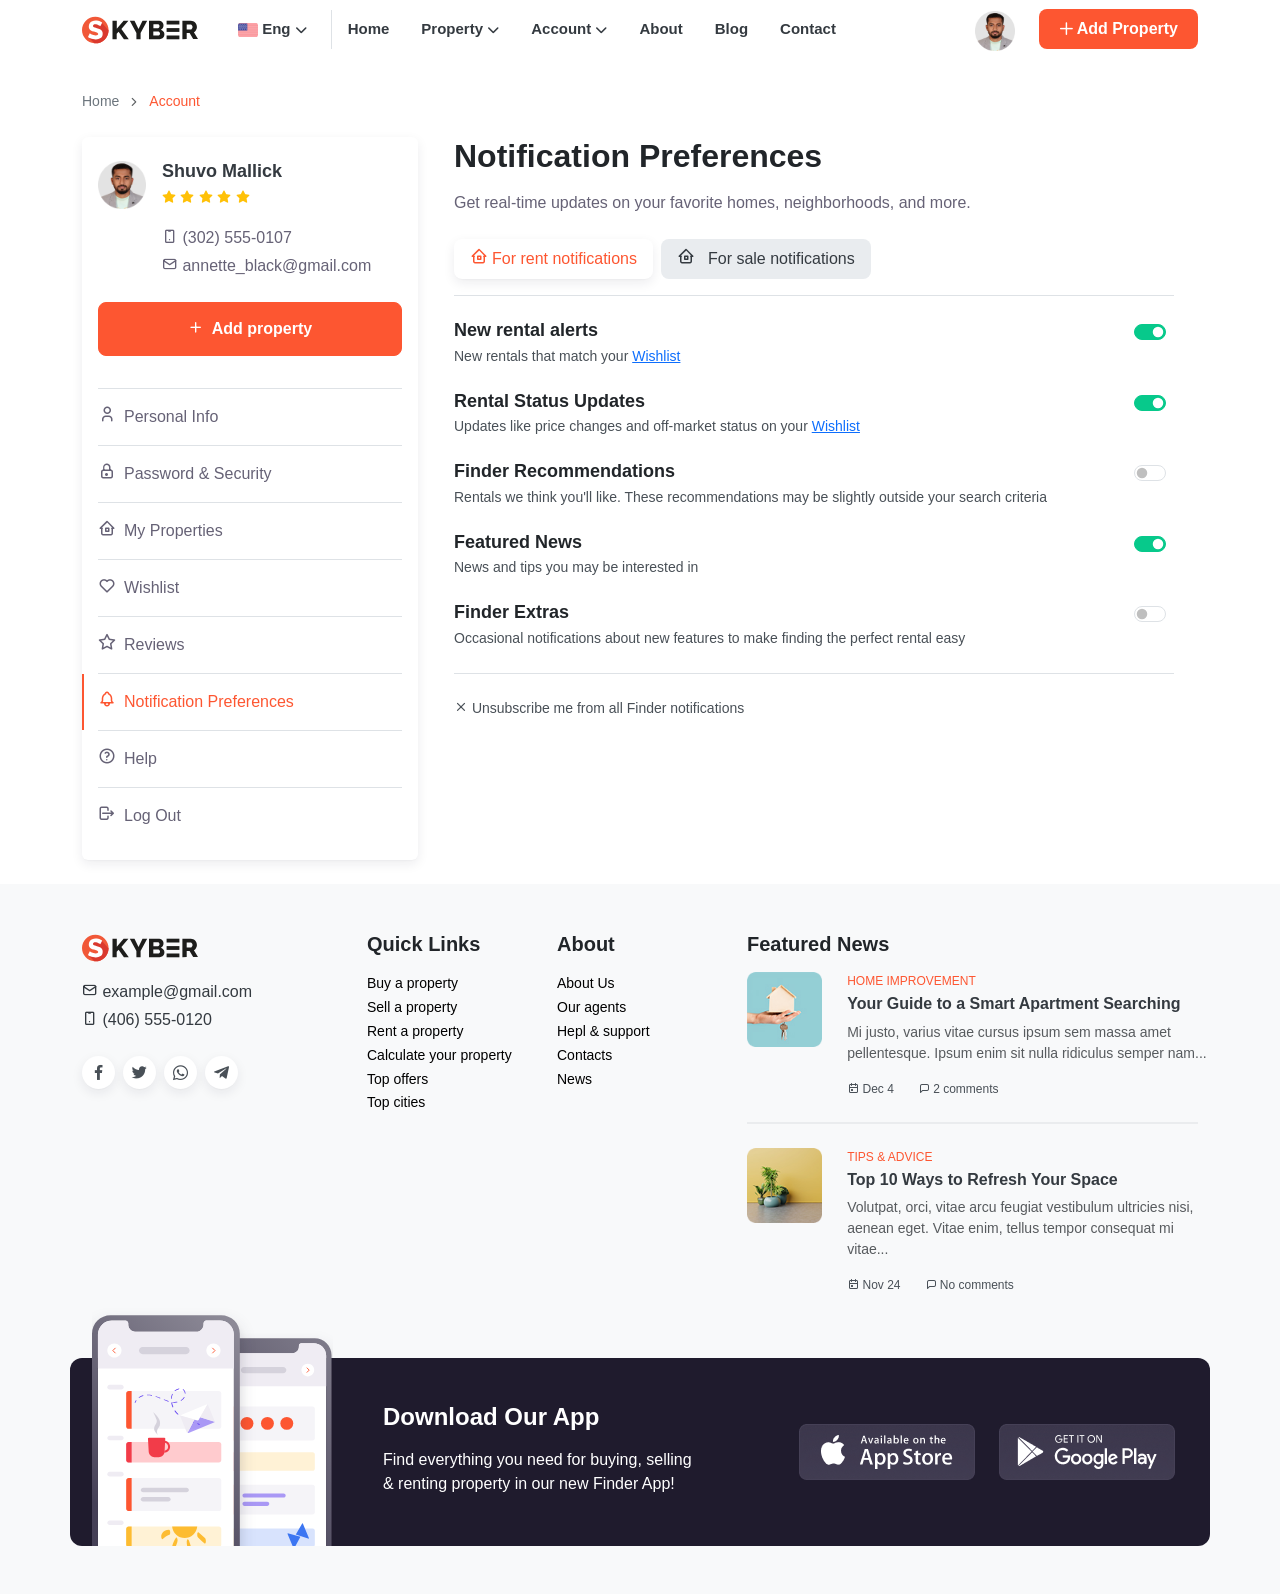
<file: notifications.html>
<!DOCTYPE html>
<html lang="en">
  <head>
    <meta charset="UTF-8" />
    <meta http-equiv="X-UA-Compatible" content="IE=edge" />
    <meta name="viewport" content="width=device-width, initial-scale=1.0" />
    <!-- Favicon -->
    <link rel="shortcut icon" href="./images/logo.png" type="image/x-icon" />
    <!-- Google Fonts -->
    <link rel="preconnect" href="https://fonts.googleapis.com" />
    <link rel="preconnect" href="https://fonts.gstatic.com" crossorigin />
    <link
      href="https://fonts.googleapis.com/css2?family=Poppins:wght@100;200;300;400;500;600;700;800&display=swap"
      rel="stylesheet"
    />
    <!-- Fontawesome CSS -->
    <link
      rel="stylesheet"
      href="https://cdnjs.cloudflare.com/ajax/libs/font-awesome/6.1.1/css/all.min.css"
      integrity="sha512-KfkfwYDsLkIlwQp6LFnl8zNdLGxu9YAA1QvwINks4PhcElQSvqcyVLLD9aMhXd13uQjoXtEKNosOWaZqXgel0g=="
      crossorigin="anonymous"
      referrerpolicy="no-referrer"
    />
    <!-- Custom icons -->
    <link rel="stylesheet" href="./assets/icons.css" />
    <!-- Bootstrap CSS only -->
    <link
      href="https://cdn.jsdelivr.net/npm/bootstrap@5.2.1/dist/css/bootstrap.min.css"
      rel="stylesheet"
      integrity="sha384-iYQeCzEYFbKjA/T2uDLTpkwGzCiq6soy8tYaI1GyVh/UjpbCx/TYkiZhlZB6+fzT"
      crossorigin="anonymous"
    />

    <!-- custom css -->
    <link rel="stylesheet" href="./css/style.css" />
    <title>Account - Notification Preferences</title>
  </head>

  <body>
    <!-- Navbar Start -->
    <header class="header-area">
      <nav class="navbar navbar-expand-lg custom-header">
        <div class="container">
          <a class="navbar-brand" href="./index.html"
            ><img
              src="./assets/images/logo-finder.svg"
              class="img-fluid"
              alt="Logo"
          /></a>
          <button
            class="navbar-toggler"
            type="button"
            data-bs-toggle="collapse"
            data-bs-target="#navbarSupportedContent"
            aria-controls="navbarSupportedContent"
            aria-expanded="false"
            aria-label="Toggle navigation"
          >
            <span class="navbar-toggler-icon"></span>
          </button>

          <div class="collapse navbar-collapse" id="navbarSupportedContent">
            <!-- Left Side Menu -->
            <ul class="navbar-nav me-auto mb-2 mb-lg-0 custom-menu">
              <!-- Language Change Menu -->
              <li class="nav-item dropdown px-3 menu-language">
                <a
                  class="nav-link dropdown-toggle"
                  href="#"
                  role="button"
                  data-bs-toggle="dropdown"
                  aria-expanded="false"
                >
                  <img
                    src="./assets/images/icons/united-states 1.svg"
                    class="img-fluid"
                    alt="United State Flag"
                  />
                  Eng
                </a>
                <ul class="dropdown-menu">
                  <li class="nav-item">
                    <a class="dropdown-item" href="#">BN</a>
                  </li>
                  <li class="nav-item">
                    <a class="dropdown-item" href="#">ES</a>
                  </li>
                  <li class="nav-item">
                    <a class="dropdown-item" href="#">AR</a>
                  </li>
                </ul>
              </li>

              <!-- Home menu item -->
              <li class="nav-item dropdown px-2">
                <a class="nav-link" href="./index.html">Home</a>
              </li>

              <!-- Catalog menu items -->
              <li class="nav-item dropdown px-2">
                <a
                  class="nav-link dropdown-toggle"
                  href="#"
                  role="button"
                  data-bs-toggle="dropdown"
                  aria-expanded="false"
                >
                  Property
                </a>
                <ul class="dropdown-menu">
                  <li class="nav-item">
                    <a class="dropdown-item" href="./property-for-rent.html"
                      >Property for Rent</a
                    >
                  </li>
                  <li class="nav-item">
                    <a class="dropdown-item" href="./property-for-sale.html"
                      >Property for Sell</a
                    >
                  </li>
                </ul>
              </li>

              <!-- Account menu item -->
              <li class="nav-item dropdown px-2">
                <a
                  class="nav-link dropdown-toggle"
                  href="#"
                  role="button"
                  data-bs-toggle="dropdown"
                  aria-expanded="false"
                >
                  Account
                </a>
                <ul class="dropdown-menu">
                  <!-- <li class="nav-item">
                    <a
                      class="dropdown-item"
                      href="#"
                      data-bs-toggle="modal"
                      data-bs-target="#sign-in-Modal"
                      >Sign In</a
                    >
                  </li>
                  <li class="nav-item">
                    <a
                      class="dropdown-item"
                      href="#"
                      data-bs-toggle="modal"
                      data-bs-target="#signup-Modal"
                      >Sign Up</a
                    >
                  </li> -->
                  <li class="nav-item">
                    <a class="dropdown-item" href="./personal-info.html"
                      >Personal Info</a
                    >
                  </li>
                  <li class="nav-item">
                    <a class="dropdown-item" href="./security.html">Security</a>
                  </li>
                  <li class="nav-item">
                    <a class="dropdown-item" href="./my-properties.html"
                      >My Properties</a
                    >
                  </li>
                  <li class="nav-item">
                    <a class="dropdown-item" href="./wishlist.html">Wishlist</a>
                  </li>
                  <li class="nav-item">
                    <a class="dropdown-item" href="./ac-reviews.html"
                      >Reviews</a
                    >
                  </li>
                  <li class="nav-item">
                    <a class="dropdown-item active" href="./notifications.html"
                      >Notifications</a
                    >
                  </li>
                </ul>
              </li>

              <li class="nav-item dropdown px-2">
                <a class="nav-link" href="./about.html">About</a>
              </li>

              <li class="nav-item dropdown px-2">
                <a class="nav-link" href="./blog.html">Blog</a>
              </li>

              <li class="nav-item dropdown px-2">
                <a class="nav-link" href="./contact.html">Contact</a>
              </li>
            </ul>

            <!-- MODAL SIGN IN START -->
            <div
              class="modal fade"
              id="sign-in-Modal"
              tabindex="-1"
              aria-labelledby="sign-in-ModalLabel"
              aria-hidden="true"
            >
              <div class="modal-dialog modal-dialog-centered">
                <div class="modal-content">
                  <!-- start -->
                  <div class="modal-body px-0 py-0">
                    <button
                      class="btn-close position-absolute top-0 end-0 mt-3 me-3"
                      type="button"
                      data-bs-dismiss="modal"
                    ></button>

                    <!-- contents -->
                    <div class="row sign-in-modal mx-0 align-items-center">
                      <!-- left side -->
                      <div class="col-md-6 p-3 p-lg-5 border-right">
                        <div class="left-contents">
                          <h2 class="modal-title mb-4 mb-sm-5">
                            Hey there!<br />Welcome back.
                          </h2>
                          <img
                            class="d-block mx-auto"
                            src="./assets/images/sign-in-illustration.svg"
                            width="344"
                            alt="Illustartion"
                          />
                          <div class="dont-have mt-4">
                            Don't have an account?
                            <a
                              href="#signup-Modal"
                              data-bs-toggle="modal"
                              data-bs-dismiss="modal"
                              >Sign up here</a
                            >
                          </div>
                        </div>
                      </div>

                      <!-- right side -->
                      <div class="col-md-6 px-4 p-3 p-lg-5">
                        <div class="right-contents">
                          <button
                            class="btn btn-outline-info mb-3 w-100"
                            href="#"
                          >
                            <i class="icon-google me-1"></i>Sign in with Google
                          </button>
                          <button
                            class="btn btn-outline-info mb-3 w-100"
                            href="#"
                          >
                            <i class="icon-Facebook-white-bg me-1"></i>Sign in
                            with Facebook
                          </button>

                          <div class="d-flex align-items-center py-2 mb-1">
                            <hr class="w-100" />
                            <p class="or px-3">Or</p>
                            <hr class="w-100" />
                          </div>

                          <form class="sign-in-form">
                            <div class="mb-4">
                              <label class="form-label mb-2" for="signin-email"
                                >Email address</label
                              >
                              <input
                                class="form-control"
                                type="email"
                                id="signin-email"
                                placeholder="Enter your email"
                                required=""
                              />
                            </div>

                            <div class="mb-4">
                              <div
                                class="d-flex align-items-center justify-content-between mb-0"
                              >
                                <label
                                  class="form-label mb-2"
                                  for="signin-password"
                                  >Password</label
                                >
                                <a class="forgot-pass" href="#"
                                  >Forgot password?</a
                                >
                              </div>

                              <div
                                class="form-input-icon d-flex align-items-center"
                              >
                                <input
                                  class="form-control custom-form-control"
                                  type="password"
                                  id="signin-password"
                                  placeholder="Enter password"
                                  required=""
                                />
                                <i class="icon-off"></i>
                              </div>
                            </div>

                            <button
                              class="btn btn-primary btn-lg w-100"
                              type="submit"
                            >
                              Sign in
                            </button>
                          </form>
                        </div>
                      </div>
                      <!-- end row -->
                    </div>
                  </div>
                  <!-- end -->
                </div>
              </div>
            </div>
            <!-- MODAL SIGN IN  END -->

            <!-- MODAL SIGN UP START -->
            <div
              class="modal fade"
              id="signup-Modal"
              tabindex="-1"
              aria-labelledby="signup-ModalLabel"
              aria-hidden="true"
            >
              <div class="modal-dialog modal-dialog-centered">
                <div class="modal-content">
                  <!-- start -->
                  <div class="modal-body px-0 py-0">
                    <button
                      class="btn-close position-absolute top-0 end-0 mt-3 me-3"
                      type="button"
                      data-bs-dismiss="modal"
                    ></button>

                    <!-- MODAL contents -->
                    <div class="row signup-modal mx-0 align-items-center">
                      <!-- left MODAL side -->
                      <div class="col-md-6 p-3 p-lg-5 border-right">
                        <div class="left-contents">
                          <h2 class="modal-title mb-4 mb-sm-5">
                            Join Finder.<br />
                            premium benefits:
                          </h2>

                          <ul class="left-list list-unstyled mb-4">
                            <li class="d-flex mb-2">
                              <i class="icon-circle text-primary mt-1 me-2"></i
                              ><span>Add and promote your listings</span>
                            </li>
                            <li class="d-flex mb-2">
                              <i class="icon-circle text-primary mt-1 me-2"></i
                              ><span>Easily manage your wishlist</span>
                            </li>
                            <li class="d-flex mb-0">
                              <i class="icon-circle text-primary mt-1 me-2"></i
                              ><span>Leave reviews</span>
                            </li>
                          </ul>

                          <img
                            class="d-block mx-auto"
                            src="./assets/images/sign-up-illustration.svg"
                            width="344"
                            alt="Illustartion"
                          />

                          <div class="dont-have mt-4">
                            Already have an account?
                            <a
                              href="#sign-in-Modal"
                              data-bs-toggle="modal"
                              data-bs-dismiss="modal"
                              >Sign In</a
                            >
                          </div>
                        </div>
                      </div>

                      <!-- right MODAL side -->
                      <div class="col-md-6 px-4 p-3 p-lg-5">
                        <div class="right-contents">
                          <button
                            class="btn btn-outline-info mb-3 w-100"
                            href="#"
                          >
                            <i class="icon-google me-1"></i>Sign in with Google
                          </button>
                          <button
                            class="btn btn-outline-info mb-3 w-100"
                            href="#"
                          >
                            <i class="icon-Facebook-white-bg me-1"></i>Sign in
                            with Facebook
                          </button>

                          <div class="d-flex align-items-center py-2 mb-0">
                            <hr class="w-100" />
                            <p class="or px-3">Or</p>
                            <hr class="w-100" />
                          </div>

                          <form class="signup-form" novalidate="">
                            <div class="mb-2">
                              <label class="form-label" for="signup-name"
                                >Full Name</label
                              >
                              <input
                                class="form-control"
                                type="text"
                                id="signup-name"
                                placeholder="Enter your full name"
                                required=""
                              />
                            </div>

                            <div class="mb-2">
                              <label class="form-label" for="signup-email"
                                >Email Address</label
                              >
                              <input
                                class="form-control"
                                type="email"
                                id="signup-email"
                                placeholder="Enter your email"
                                required=""
                              />
                            </div>

                            <div class="mb-2">
                              <label class="form-label" for="signup-password"
                                >Password
                                <span class="text-muted"
                                  >(min. 8 char)</span
                                ></label
                              >

                              <div
                                class="form-input-icon d-flex align-items-center"
                              >
                                <input
                                  class="form-control custom-form-control"
                                  type="password"
                                  id="signup-password"
                                  required=""
                                />
                                <i class="icon-off"></i>
                              </div>
                            </div>

                            <div class="mb-3">
                              <label
                                class="form-label"
                                for="signup-confirm-password"
                                >Confirm Password
                              </label>

                              <div
                                class="form-input-icon d-flex align-items-center"
                              >
                                <input
                                  class="form-control custom-form-control"
                                  type="password"
                                  id="signup-confirm-password"
                                  required=""
                                />
                                <i class="icon-off"></i>
                              </div>
                            </div>

                            <div class="form-check mb-4">
                              <input
                                class="form-check-input"
                                type="checkbox"
                                id="agree-to-terms"
                                required=""
                              />
                              <label
                                class="form-check-label"
                                for="agree-to-terms"
                                >By joining, I agree to the
                                <a href="#">Terms of use</a> and
                                <a href="#">Privacy policy</a></label
                              >
                            </div>
                            <button
                              class="btn btn-primary btn-lg w-100"
                              type="submit"
                            >
                              Sign up
                            </button>
                          </form>
                        </div>
                      </div>
                      <!-- end row -->
                    </div>
                  </div>
                  <!-- end -->
                </div>
              </div>
            </div>
            <!-- MODAL SIGN UP END -->

            <!-- RIGHT nav -->
            <div class="d-flex gap-4 align-items-center">
              <div class="nav-user-pic m-0 p-0">
                <a href="personal-info.html"
                  ><img
                    src="./assets/images/user/shuvo-mallick-pic.png"
                    class="img-fluid"
                    alt="User Picture"
                /></a>
              </div>
              <a
                class="btn btn-primary custom-btn flex-shrink-0"
                href="./add-property.html"
              >
                <i class="fa-regular fa-plus"></i> Add Property
              </a>
            </div>
          </div>
        </div>
      </nav>
    </header>
    <!-- Navbar End -->

    <!-- START -->
    <section class="mt-3 pb-lg-4">
      <div class="container">
        <div class="row gy-4 gy-lg-0">
          <!-- Breadcrumb -->
          <nav class="mb-2 pt-md-3" aria-label="Breadcrumb">
            <ol class="breadcrumb">
              <li class="breadcrumb-item">
                <a href="index.html" class="">Home</a>
              </li>
              <li class="breadcrumb-item active" aria-current="page">
                Account
              </li>
            </ol>
          </nav>

          <!-- AC-Contents -->
          <div class="row">
            <!-- Left Account Menu/Nav -->
            <div class="col-lg-4 col-md-5 pe-lg-4 mb-5 mb-md-0 mb-4">
              <div class="card card-body">
                <div
                  class="d-flex d-md-block d-lg-flex align-items-start pt-lg-2 mb-4"
                >
                  <a href="./personal-info.html">
                    <img
                      src="./assets/images/user/shuvo-mallick-pic.png"
                      class="img-fluid user-pic"
                      alt="Review Icon"
                    />
                  </a>
                  <div
                    class="pt-md-2 pt-lg-0 ps-3 ps-md-0 ps-lg-3 text-truncate"
                  >
                    <h5 class="reivew-title m-0 mb-1">Shuvo Mallick</h5>
                    <div class="align-items-center">
                      <span class="review-icons">
                        <i class="icon-rating text-warning"></i>
                        <i class="icon-rating text-warning"></i>
                        <i class="icon-rating text-warning"></i>
                        <i class="icon-rating text-warning"></i>
                        <i class="icon-rating text-warning"></i>
                      </span>
                    </div>

                    <p class="m-0 mb-1 mt-3 mb-0">
                      <i class="icon-phone-1"></i> (302) 555-0107
                    </p>
                    <p class="m-0 d-block">
                      <i class="icon-mail"></i>
                      <span class="text-truncate">annette_black@gmail.com</span>
                    </p>
                  </div>
                </div>

                <a
                  class="btn btn-primary btn-lg mb-3"
                  href="./add-property.html"
                  ><i class="icon-plus me-2"></i>Add property</a
                >

                <!-- Nav/Menu -->
                <div class="mt-3">
                  <div class="account-nav d-flex flex-column position-relative">
                    <a
                      class="nav-link py-3 border-top"
                      href="./personal-info.html"
                    >
                      <i class="icon-user-default me-2"></i>Personal Info</a
                    >
                    <a class="nav-link py-3 border-top" href="./security.html">
                      <i class="icon-lock me-2"></i>Password & Security</a
                    >
                    <a
                      class="nav-link py-3 border-top"
                      href="./my-properties.html"
                    >
                      <i class="icon-home me-2"></i>My Properties</a
                    >
                    <a class="nav-link py-3 border-top" href="./wishlist.html">
                      <i class="icon-heart-default me-2"></i>Wishlist</a
                    >
                    <a
                      class="nav-link py-3 border-top"
                      href="./ac-reviews.html"
                    >
                      <i class="icon-star-default me-2"></i>Reviews</a
                    >
                    <a
                      class="nav-link active py-3 border-top"
                      href="./notifications.html"
                    >
                      <i class="icon-bell-default me-2"></i>Notification
                      Preferences</a
                    >
                    <a
                      class="nav-link py-3 border-top"
                      href="./help-center.html"
                    >
                      <i class="icon-help me-2"></i>Help</a
                    >
                    <a class="nav-link py-3 border-top" href="./404.html">
                      <i class="icon-logout me-2"></i>Log Out</a
                    >
                  </div>
                </div>
              </div>
            </div>

            <!-- Right Contents -->
            <div class="account-right-contents col-lg-8 col-md-7 mb-5">
              <h1 class="page-title mb-3">Notification Preferences</h1>
              <div class="mb-4">
                Get real-time updates on your favorite homes, neighborhoods, and
                more.
              </div>
              <!-- button -->
              <div class="ac-my-property d-flex gap-2 border-bottom pb-3 mb-4">
                <button class="tab-btn tab-btn-active">
                  <i class="icon-home me-1"></i>For rent notifications
                </button>
                <button class="tab-btn">
                  <i class="icon-home me-1"> </i>For sale notifications
                </button>
              </div>

              <!-- Rent Notification -->
              <div class="ac-notification-tab">
                <!-- single tab -->
                <div class="d-flex justify-content-between mb-4">
                  <div class="me-2">
                    <h6 class="mb-1">New rental alerts</h6>
                    <p class="mb-0">
                      New rentals that match your
                      <a href="./wishlist.html">Wishlist</a>
                    </p>
                  </div>

                  <div class="form-check form-switch">
                    <input
                      class="form-check-input"
                      type="checkbox"
                      checked=""
                    />
                  </div>
                </div>

                <!-- single tab -->
                <div class="d-flex justify-content-between mb-4">
                  <div class="me-2">
                    <h6 class="mb-1">Rental Status Updates</h6>
                    <p class="mb-0">
                      Updates like price changes and off-market status on your
                      <a href="./wishlist.html">Wishlist</a>
                    </p>
                  </div>

                  <div class="form-check form-switch">
                    <input
                      class="form-check-input"
                      type="checkbox"
                      checked=""
                    />
                  </div>
                </div>

                <!-- single tab -->
                <div class="d-flex justify-content-between mb-4">
                  <div class="me-2">
                    <h6 class="mb-1">Finder Recommendations</h6>
                    <p class="mb-0">
                      Rentals we think you'll like. These recommendations may be
                      slightly outside your search criteria
                    </p>
                  </div>

                  <div class="form-check form-switch">
                    <input class="form-check-input" type="checkbox" />
                  </div>
                </div>

                <!-- single tab -->
                <div class="d-flex justify-content-between mb-4">
                  <div class="me-2">
                    <h6 class="mb-1">Featured News</h6>
                    <p class="mb-0">News and tips you may be interested in</p>
                  </div>

                  <div class="form-check form-switch">
                    <input
                      class="form-check-input"
                      type="checkbox"
                      checked=""
                    />
                  </div>
                </div>

                <!-- single tab -->
                <div
                  class="d-flex justify-content-between mb-4 border-bottom pb-4"
                >
                  <div class="me-2">
                    <h6 class="mb-1">Finder Extras</h6>
                    <p class="mb-0">
                      Occasional notifications about new features to make
                      finding the perfect rental easy
                    </p>
                  </div>

                  <div class="form-check form-switch">
                    <input class="form-check-input" type="checkbox" />
                  </div>
                </div>

                <p>
                  <i class="icon-cross"></i> Unsubscribe me from all Finder
                  notifications
                </p>
              </div>

              <!-- End right contents -->
            </div>
          </div>
        </div>
      </div>
    </section>
    <!-- END -->

    <!-- FOOTER START -->
    <footer class="bg-light py-5">
      <div class="container">
        <div class="row">
          <!-- Social Media Column -->
          <div class="footer-contact col-lg-3 col-sm-6 col-12 mb-3">
            <img
              src="./assets/images/logo-finder.svg"
              class="img-fluid mb-3"
              alt="Logo"
            />
            <p class="m-0 mb-1"><i class="icon-mail"></i> example@gmail.com</p>
            <p><i class="icon-phone-1"></i> (406) 555-0120</p>

            <div class="custom-social-icons d-flex gap-2 mt-4">
              <i class="icon-Facebook-white-bg rounded-circle"></i>
              <i class="icon-twitter rounded-circle"></i>
              <i class="icon-whatsapp rounded-circle"></i>
              <i class="icon-telegram-1 rounded-circle"></i>
            </div>
          </div>

          <!-- Quick Links-Column -->
          <div class="custom-footer-quick-link col-lg-2 col-sm-6 col-12 mb-3">
            <h4 class="footer-heading pb-2">Quick Links</h4>
            <p class="m-0 p-0">
              <a href="#" class="text-black" style="text-decoration: none"
                >Buy a property</a
              >
            </p>
            <p class="m-0 p-0">
              <a href="#" class="text-black" style="text-decoration: none"
                >Sell a property</a
              >
            </p>
            <p class="m-0 p-0">
              <a href="#" class="text-black" style="text-decoration: none"
                >Rent a property</a
              >
            </p>
            <p class="m-0 p-0">
              <a href="#" class="text-black" style="text-decoration: none"
                >Сalculate your property</a
              >
            </p>
            <p class="m-0 p-0">
              <a href="#" class="text-black" style="text-decoration: none"
                >Top offers</a
              >
            </p>
            <p class="m-0 p-0">
              <a href="#" class="text-black" style="text-decoration: none"
                >Top cities</a
              >
            </p>
          </div>

          <!-- About Column -->
          <div class="custom-footer-about-link col-lg-2 col-sm-6 col-12 mb-3">
            <h4 class="footer-heading pb-2">About</h4>
            <p class="m-0 p-0">
              <a href="#" class="text-black" style="text-decoration: none"
                >About Us</a
              >
            </p>
            <p class="m-0 p-0">
              <a href="#" class="text-black" style="text-decoration: none"
                >Our agents</a
              >
            </p>
            <p class="m-0 p-0">
              <a href="#" class="text-black" style="text-decoration: none"
                >Hepl & support</a
              >
            </p>
            <p class="m-0 p-0">
              <a href="#" class="text-black" style="text-decoration: none"
                >Contacts</a
              >
            </p>
            <p class="m-0 p-0">
              <a href="#" class="text-black" style="text-decoration: none"
                >News</a
              >
            </p>
          </div>

          <!-- Featured News Column -->
          <div class="footer-featured-newses col-md-5 mb-5">
            <h4 class="footer-heading pb-2">Featured News</h4>
            <!-- Single News -->
            <div
              class="featured-news col-12 mb-4 d-flex justify-content-between"
            >
              <div class="featured-news-img col-2">
                <img
                  src="./assets/images/news/featured-news-2.png"
                  class="img-fluid"
                  alt="Featured News"
                />
              </div>

              <div class="featured-news-info col-sm-10 pe-3">
                <p class="m-0 mb-1 p-0">HOME IMPROVEMENT</p>
                <h3>Your Guide to a Smart Apartment Searching</h3>
                <p class="text-muted news-description m-0 mb-3">
                  Mi justo, varius vitae cursus ipsum sem massa amet
                  pellentesque. Ipsum enim sit nulla ridiculus semper nam...
                </p>

                <div class="featured-news-date d-flex gap-4 m-0 p-0">
                  <p class="m-0 p-0"><i class="icon-date"></i> Dec 4</p>
                  <p class="m-0 p-0"><i class="icon-left"></i> 2 comments</p>
                </div>
              </div>
            </div>

            <hr class="footer-news-divider" />

            <!-- Single News -->
            <div
              class="featured-news col-12 mb-3 mt-4 d-flex justify-content-between"
            >
              <div class="featured-news-img col-2">
                <img
                  src="./assets/images/news/featured-news-1.png"
                  class="img-fluid"
                  alt="Featured News"
                />
              </div>

              <div class="featured-news-info col-sm-10 pe-3">
                <p class="m-0 mb-1 p-0">TIPS & ADVICE</p>
                <h3>Top 10 Ways to Refresh Your Space</h3>
                <p class="text-muted news-description m-0 mb-3">
                  Volutpat, orci, vitae arcu feugiat vestibulum ultricies nisi,
                  aenean eget. Vitae enim, tellus tempor consequat mi vitae...
                </p>

                <div class="featured-news-date d-flex gap-4 m-0 p-0">
                  <p class="m-0 p-0"><i class="icon-date"></i> Nov 24</p>
                  <p class="m-0 p-0"><i class="icon-left"></i> No comments</p>
                </div>
              </div>
            </div>
            <!-- End Featured -->
          </div>
          <!-- End -->
        </div>

        <!-- Download Our App -->
        <div
          class="row custom-download-our-app justify-content-center align-items-center"
        >
          <div class="custom-download-app-artwork col-md-3 text-center">
            <img
              src="./assets/images/illustration/download-our-app.svg"
              class="img-fluid"
              alt="Download Our App"
            />
          </div>

          <div
            class="download-app-info-icon col-lg-9 d-flex flex-lg-row flex-column justify-content-center align-content-center text-center text-lg-start"
          >
            <!-- info -->
            <div class="download-app-info col-lg-6 pt-3 pb-1 px-3">
              <h4 class="mb-3">Download Our App</h4>
              <p>
                Find everything you need for buying, selling <br />
                & renting property in our new Finder App!
              </p>
            </div>

            <!-- icons -->
            <div
              class="custom-download-app-store-icon col-lg-6 d-flex p-lg-3 pb-4 d-flex gap-4 justify-content-lg-start justify-content-center align-items-center"
            >
              <img
                src="./assets/images/icons/app-store.png"
                class="img-fluid"
                alt="Download Our App"
              />
              <img
                src="./assets/images/icons/google-play.png"
                class="img-fluid"
                alt="Download Our App"
              />
            </div>
          </div>
        </div>
      </div>
    </footer>
    <!-- FOOTER END -->

    <!-- Bootstrap JS JavaScript Bundle with Popper -->
    <script
      src="https://cdn.jsdelivr.net/npm/bootstrap@5.2.1/dist/js/bootstrap.bundle.min.js"
      integrity="sha384-u1OknCvxWvY5kfmNBILK2hRnQC3Pr17a+RTT6rIHI7NnikvbZlHgTPOOmMi466C8"
      crossorigin="anonymous"
    ></script>
  </body>
</html>
</file>
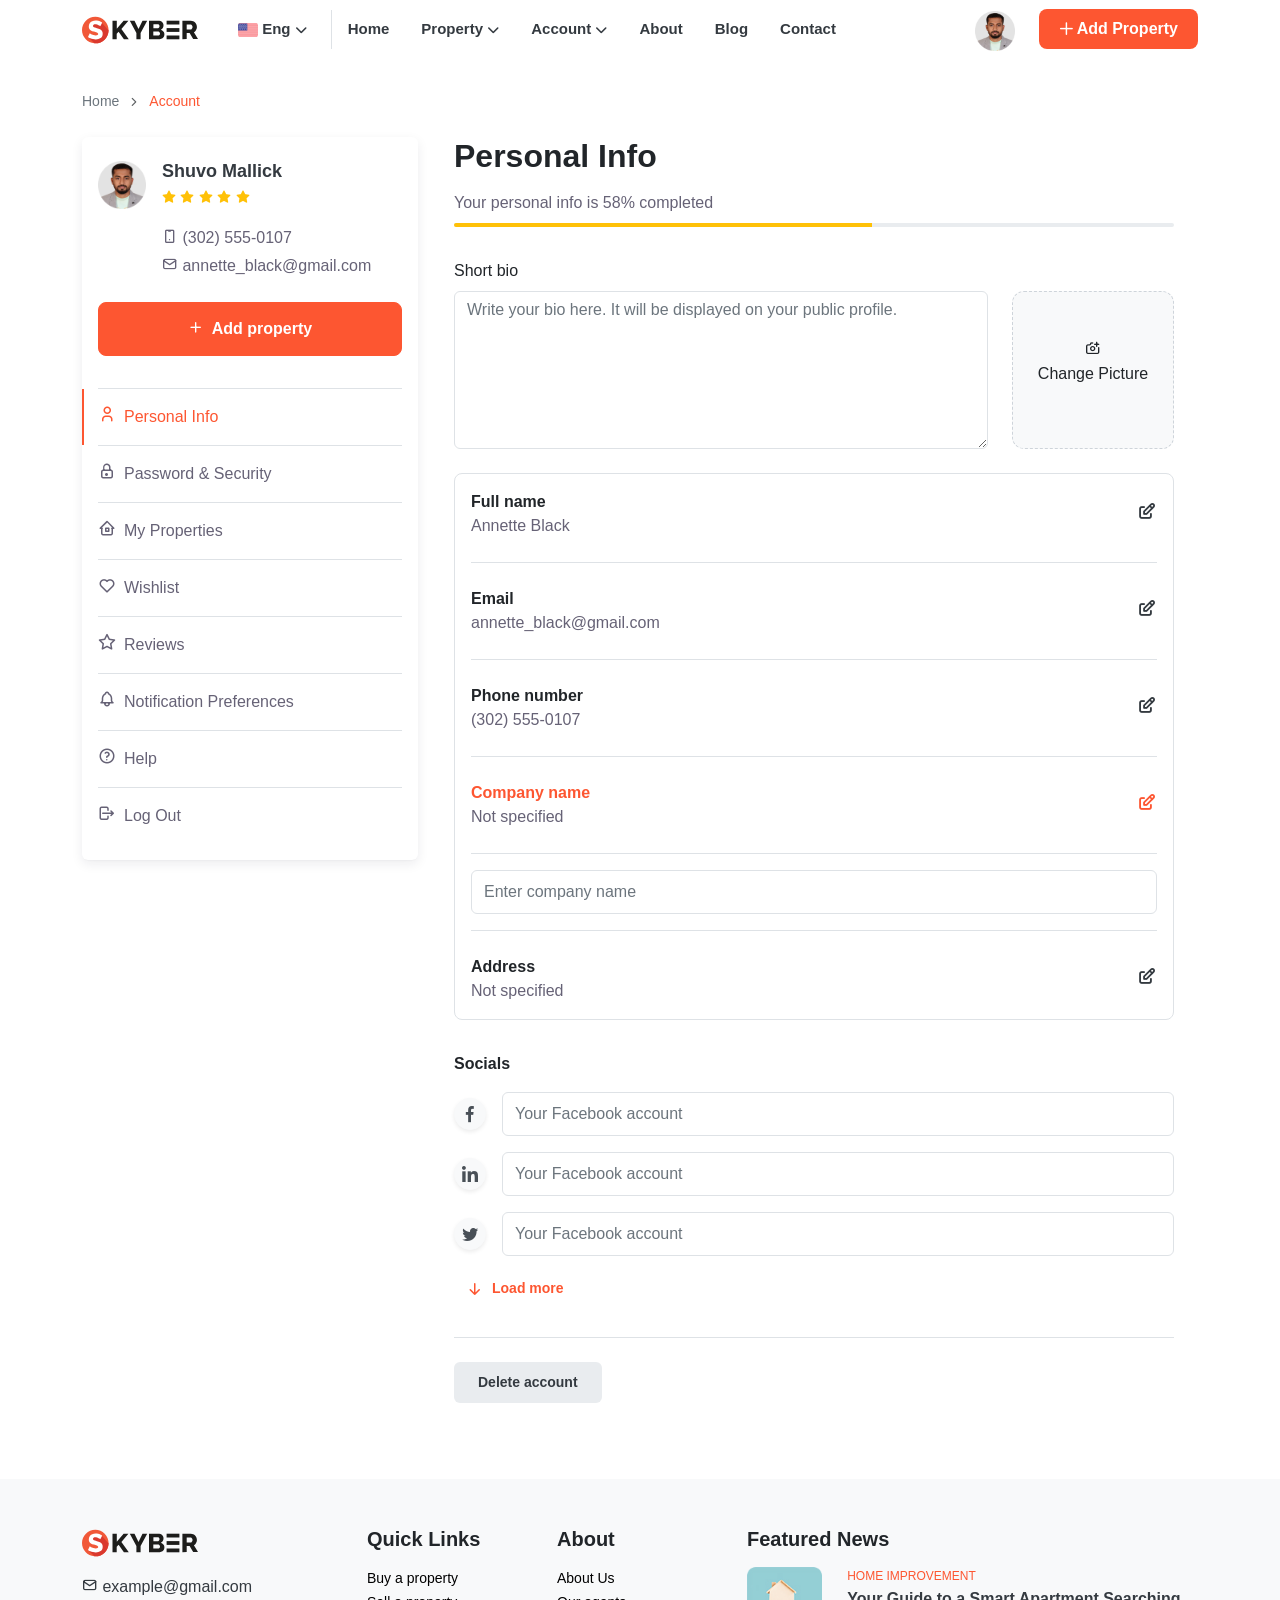
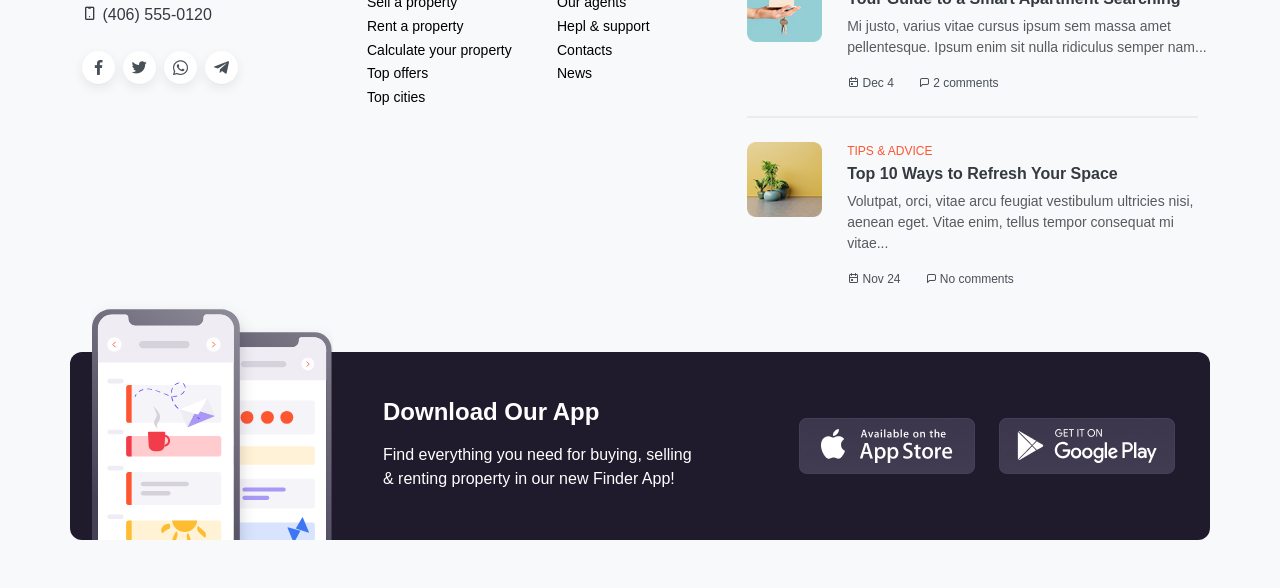
<file: personal-info.html>
<!DOCTYPE html>
<html lang="en">
  <head>
    <meta charset="UTF-8" />
    <meta http-equiv="X-UA-Compatible" content="IE=edge" />
    <meta name="viewport" content="width=device-width, initial-scale=1.0" />
    <!-- Favicon -->
    <link rel="shortcut icon" href="./images/logo.png" type="image/x-icon" />
    <!-- Google Fonts -->
    <link rel="preconnect" href="https://fonts.googleapis.com" />
    <link rel="preconnect" href="https://fonts.gstatic.com" crossorigin />
    <link
      href="https://fonts.googleapis.com/css2?family=Poppins:wght@100;200;300;400;500;600;700;800&display=swap"
      rel="stylesheet"
    />
    <!-- Fontawesome CSS -->
    <link
      rel="stylesheet"
      href="https://cdnjs.cloudflare.com/ajax/libs/font-awesome/6.1.1/css/all.min.css"
      integrity="sha512-KfkfwYDsLkIlwQp6LFnl8zNdLGxu9YAA1QvwINks4PhcElQSvqcyVLLD9aMhXd13uQjoXtEKNosOWaZqXgel0g=="
      crossorigin="anonymous"
      referrerpolicy="no-referrer"
    />
    <!-- Custom icons -->
    <link rel="stylesheet" href="./assets/icons.css" />
    <!-- Bootstrap CSS only -->
    <link
      href="https://cdn.jsdelivr.net/npm/bootstrap@5.2.1/dist/css/bootstrap.min.css"
      rel="stylesheet"
      integrity="sha384-iYQeCzEYFbKjA/T2uDLTpkwGzCiq6soy8tYaI1GyVh/UjpbCx/TYkiZhlZB6+fzT"
      crossorigin="anonymous"
    />

    <!-- custom css -->
    <link rel="stylesheet" href="./css/utilities.css" />
    <link rel="stylesheet" href="./css/style.css" />
    <link rel="stylesheet" href="./css/home-v2.css" />
    <link rel="stylesheet" href="./css/catalog.css" />
    <link rel="stylesheet" href="./css/account.css" />
    <link rel="stylesheet" href="./css/vendor.css" />
    <link rel="stylesheet" href="./css/pages.css" />
    <link rel="stylesheet" href="./css/responsive.css" />
    <title>Account - Personal Info</title>
  </head>

  <body>
    <!-- Navbar Start -->
    <header class="header-area">
      <nav class="navbar navbar-expand-lg custom-header">
        <div class="container">
          <a class="navbar-brand" href="./index.html"
            ><img
              src="./assets/images/logo-finder.svg"
              class="img-fluid"
              alt="Logo"
          /></a>
          <button
            class="navbar-toggler"
            type="button"
            data-bs-toggle="collapse"
            data-bs-target="#navbarSupportedContent"
            aria-controls="navbarSupportedContent"
            aria-expanded="false"
            aria-label="Toggle navigation"
          >
            <span class="navbar-toggler-icon"></span>
          </button>

          <div class="collapse navbar-collapse" id="navbarSupportedContent">
            <!-- Left Side Menu -->
            <ul class="navbar-nav me-auto mb-2 mb-lg-0 custom-menu">
              <!-- Language Change Menu -->
              <li class="nav-item dropdown px-3 menu-language">
                <a
                  class="nav-link dropdown-toggle"
                  href="#"
                  role="button"
                  data-bs-toggle="dropdown"
                  aria-expanded="false"
                >
                  <img
                    src="./assets/images/icons/united-states 1.svg"
                    class="img-fluid"
                    alt="United State Flag"
                  />
                  Eng
                </a>
                <ul class="dropdown-menu">
                  <li class="nav-item">
                    <a class="dropdown-item" href="#">BN</a>
                  </li>
                  <li class="nav-item">
                    <a class="dropdown-item" href="#">ES</a>
                  </li>
                  <li class="nav-item">
                    <a class="dropdown-item" href="#">AR</a>
                  </li>
                </ul>
              </li>

              <!-- Home menu item -->
              <li class="nav-item dropdown px-2">
                <a class="nav-link" href="./index.html">Home</a>
              </li>

              <!-- Catalog menu items -->
              <li class="nav-item dropdown px-2">
                <a
                  class="nav-link dropdown-toggle"
                  href="#"
                  role="button"
                  data-bs-toggle="dropdown"
                  aria-expanded="false"
                >
                  Property
                </a>
                <ul class="dropdown-menu">
                  <li class="nav-item">
                    <a class="dropdown-item" href="./property-for-rent.html"
                      >Property for Rent</a
                    >
                  </li>
                  <li class="nav-item">
                    <a class="dropdown-item" href="./property-for-sale.html"
                      >Property for Sell</a
                    >
                  </li>
                </ul>
              </li>

              <!-- Account menu item -->
              <li class="nav-item dropdown px-2">
                <a
                  class="nav-link dropdown-toggle"
                  href="#"
                  role="button"
                  data-bs-toggle="dropdown"
                  aria-expanded="false"
                >
                  Account
                </a>
                <ul class="dropdown-menu">
                  <!-- <li class="nav-item">
                    <a
                      class="dropdown-item"
                      href="#"
                      data-bs-toggle="modal"
                      data-bs-target="#sign-in-Modal"
                      >Sign In</a
                    >
                  </li>
                  <li class="nav-item">
                    <a
                      class="dropdown-item"
                      href="#"
                      data-bs-toggle="modal"
                      data-bs-target="#signup-Modal"
                      >Sign Up</a
                    >
                  </li> -->
                  <li class="nav-item">
                    <a class="dropdown-item active" href="./personal-info.html"
                      >Personal Info</a
                    >
                  </li>
                  <li class="nav-item">
                    <a class="dropdown-item" href="./security.html">Security</a>
                  </li>
                  <li class="nav-item">
                    <a class="dropdown-item" href="./my-properties.html"
                      >My Properties</a
                    >
                  </li>
                  <li class="nav-item">
                    <a class="dropdown-item" href="./wishlist.html">Wishlist</a>
                  </li>
                  <li class="nav-item">
                    <a class="dropdown-item" href="./ac-reviews.html"
                      >Reviews</a
                    >
                  </li>
                  <li class="nav-item">
                    <a class="dropdown-item" href="./notifications.html"
                      >Notifications</a
                    >
                  </li>
                </ul>
              </li>

              <li class="nav-item dropdown px-2">
                <a class="nav-link" href="./about.html">About</a>
              </li>

              <li class="nav-item dropdown px-2">
                <a class="nav-link" href="./blog.html">Blog</a>
              </li>

              <li class="nav-item dropdown px-2">
                <a class="nav-link" href="./contact.html">Contact</a>
              </li>
            </ul>

            <!-- MODAL SIGN IN START -->
            <div
              class="modal fade"
              id="sign-in-Modal"
              tabindex="-1"
              aria-labelledby="sign-in-ModalLabel"
              aria-hidden="true"
            >
              <div class="modal-dialog modal-dialog-centered">
                <div class="modal-content">
                  <!-- start -->
                  <div class="modal-body px-0 py-0">
                    <button
                      class="btn-close position-absolute top-0 end-0 mt-3 me-3"
                      type="button"
                      data-bs-dismiss="modal"
                    ></button>

                    <!-- contents -->
                    <div class="row sign-in-modal mx-0 align-items-center">
                      <!-- left side -->
                      <div class="col-md-6 p-3 p-lg-5 border-right">
                        <div class="left-contents">
                          <h2 class="modal-title mb-4 mb-sm-5">
                            Hey there!<br />Welcome back.
                          </h2>
                          <img
                            class="d-block mx-auto"
                            src="./assets/images/sign-in-illustration.svg"
                            width="344"
                            alt="Illustartion"
                          />
                          <div class="dont-have mt-4">
                            Don't have an account?
                            <a
                              href="#signup-Modal"
                              data-bs-toggle="modal"
                              data-bs-dismiss="modal"
                              >Sign up here</a
                            >
                          </div>
                        </div>
                      </div>

                      <!-- right side -->
                      <div class="col-md-6 px-4 p-3 p-lg-5">
                        <div class="right-contents">
                          <button
                            class="btn btn-outline-info mb-3 w-100"
                            href="#"
                          >
                            <i class="icon-google me-1"></i>Sign in with Google
                          </button>
                          <button
                            class="btn btn-outline-info mb-3 w-100"
                            href="#"
                          >
                            <i class="icon-Facebook-white-bg me-1"></i>Sign in
                            with Facebook
                          </button>

                          <div class="d-flex align-items-center py-2 mb-1">
                            <hr class="w-100" />
                            <p class="or px-3">Or</p>
                            <hr class="w-100" />
                          </div>

                          <form class="sign-in-form">
                            <div class="mb-4">
                              <label class="form-label mb-2" for="signin-email"
                                >Email address</label
                              >
                              <input
                                class="form-control"
                                type="email"
                                id="signin-email"
                                placeholder="Enter your email"
                                required=""
                              />
                            </div>

                            <div class="mb-4">
                              <div
                                class="d-flex align-items-center justify-content-between mb-0"
                              >
                                <label
                                  class="form-label mb-2"
                                  for="signin-password"
                                  >Password</label
                                >
                                <a class="forgot-pass" href="#"
                                  >Forgot password?</a
                                >
                              </div>

                              <div
                                class="form-input-icon d-flex align-items-center"
                              >
                                <input
                                  class="form-control custom-form-control"
                                  type="password"
                                  id="signin-password"
                                  placeholder="Enter password"
                                  required=""
                                />
                                <i class="icon-off"></i>
                              </div>
                            </div>

                            <button
                              class="btn btn-primary btn-lg w-100"
                              type="submit"
                            >
                              Sign in
                            </button>
                          </form>
                        </div>
                      </div>
                      <!-- end row -->
                    </div>
                  </div>
                  <!-- end -->
                </div>
              </div>
            </div>
            <!-- MODAL SIGN IN  END -->

            <!-- MODAL SIGN UP START -->
            <div
              class="modal fade"
              id="signup-Modal"
              tabindex="-1"
              aria-labelledby="signup-ModalLabel"
              aria-hidden="true"
            >
              <div class="modal-dialog modal-dialog-centered">
                <div class="modal-content">
                  <!-- start -->
                  <div class="modal-body px-0 py-0">
                    <button
                      class="btn-close position-absolute top-0 end-0 mt-3 me-3"
                      type="button"
                      data-bs-dismiss="modal"
                    ></button>

                    <!-- MODAL contents -->
                    <div class="row signup-modal mx-0 align-items-center">
                      <!-- left MODAL side -->
                      <div class="col-md-6 p-3 p-lg-5 border-right">
                        <div class="left-contents">
                          <h2 class="modal-title mb-4 mb-sm-5">
                            Join Finder.<br />
                            premium benefits:
                          </h2>

                          <ul class="left-list list-unstyled mb-4">
                            <li class="d-flex mb-2">
                              <i class="icon-circle text-primary mt-1 me-2"></i
                              ><span>Add and promote your listings</span>
                            </li>
                            <li class="d-flex mb-2">
                              <i class="icon-circle text-primary mt-1 me-2"></i
                              ><span>Easily manage your wishlist</span>
                            </li>
                            <li class="d-flex mb-0">
                              <i class="icon-circle text-primary mt-1 me-2"></i
                              ><span>Leave reviews</span>
                            </li>
                          </ul>

                          <img
                            class="d-block mx-auto"
                            src="./assets/images/sign-up-illustration.svg"
                            width="344"
                            alt="Illustartion"
                          />

                          <div class="dont-have mt-4">
                            Already have an account?
                            <a
                              href="#sign-in-Modal"
                              data-bs-toggle="modal"
                              data-bs-dismiss="modal"
                              >Sign In</a
                            >
                          </div>
                        </div>
                      </div>

                      <!-- right MODAL side -->
                      <div class="col-md-6 px-4 p-3 p-lg-5">
                        <div class="right-contents">
                          <button
                            class="btn btn-outline-info mb-3 w-100"
                            href="#"
                          >
                            <i class="icon-google me-1"></i>Sign in with Google
                          </button>
                          <button
                            class="btn btn-outline-info mb-3 w-100"
                            href="#"
                          >
                            <i class="icon-Facebook-white-bg me-1"></i>Sign in
                            with Facebook
                          </button>

                          <div class="d-flex align-items-center py-2 mb-0">
                            <hr class="w-100" />
                            <p class="or px-3">Or</p>
                            <hr class="w-100" />
                          </div>

                          <form class="signup-form" novalidate="">
                            <div class="mb-2">
                              <label class="form-label" for="signup-name"
                                >Full Name</label
                              >
                              <input
                                class="form-control"
                                type="text"
                                id="signup-name"
                                placeholder="Enter your full name"
                                required=""
                              />
                            </div>

                            <div class="mb-2">
                              <label class="form-label" for="signup-email"
                                >Email Address</label
                              >
                              <input
                                class="form-control"
                                type="email"
                                id="signup-email"
                                placeholder="Enter your email"
                                required=""
                              />
                            </div>

                            <div class="mb-2">
                              <label class="form-label" for="signup-password"
                                >Password
                                <span class="text-muted"
                                  >(min. 8 char)</span
                                ></label
                              >

                              <div
                                class="form-input-icon d-flex align-items-center"
                              >
                                <input
                                  class="form-control custom-form-control"
                                  type="password"
                                  id="signup-password"
                                  required=""
                                />
                                <i class="icon-off"></i>
                              </div>
                            </div>

                            <div class="mb-3">
                              <label
                                class="form-label"
                                for="signup-confirm-password"
                                >Confirm Password
                              </label>

                              <div
                                class="form-input-icon d-flex align-items-center"
                              >
                                <input
                                  class="form-control custom-form-control"
                                  type="password"
                                  id="signup-confirm-password"
                                  required=""
                                />
                                <i class="icon-off"></i>
                              </div>
                            </div>

                            <div class="form-check mb-4">
                              <input
                                class="form-check-input"
                                type="checkbox"
                                id="agree-to-terms"
                                required=""
                              />
                              <label
                                class="form-check-label"
                                for="agree-to-terms"
                                >By joining, I agree to the
                                <a href="#">Terms of use</a> and
                                <a href="#">Privacy policy</a></label
                              >
                            </div>
                            <button
                              class="btn btn-primary btn-lg w-100"
                              type="submit"
                            >
                              Sign up
                            </button>
                          </form>
                        </div>
                      </div>
                      <!-- end row -->
                    </div>
                  </div>
                  <!-- end -->
                </div>
              </div>
            </div>
            <!-- MODAL SIGN UP END -->

            <!-- RIGHT nav -->
            <div class="d-flex gap-4 align-items-center">
              <div class="nav-user-pic m-0 p-0">
                <a href="personal-info.html"
                  ><img
                    src="./assets/images/user/shuvo-mallick-pic.png"
                    class="img-fluid"
                    alt="User Picture"
                /></a>
              </div>
              <a
                class="btn btn-primary custom-btn flex-shrink-0"
                href="./add-property.html"
              >
                <i class="fa-regular fa-plus"></i> Add Property
              </a>
            </div>
          </div>
        </div>
      </nav>
    </header>
    <!-- Navbar End -->

    <!-- AC CONTENT START -->
    <section class="mt-3 pb-lg-4">
      <div class="container">
        <div class="row gy-4 gy-lg-0">
          <!-- Breadcrumb -->
          <nav class="mb-2 pt-md-3" aria-label="Breadcrumb">
            <ol class="breadcrumb">
              <li class="breadcrumb-item">
                <a href="index.html" class="">Home</a>
              </li>
              <li class="breadcrumb-item active" aria-current="page">
                Account
              </li>
            </ol>
          </nav>

          <!-- Contents -->
          <div class="row">
            <!-- Left Account Menu/Nav -->
            <div class="col-lg-4 col-md-5 pe-lg-4 mb-5 mb-md-0 mb-4">
              <div class="card card-body">
                <div
                  class="d-flex d-md-block d-lg-flex align-items-start pt-lg-2 mb-4"
                >
                  <a href="./personal-info.html">
                    <img
                      src="./assets/images/user/shuvo-mallick-pic.png"
                      class="img-fluid user-pic"
                      alt="Review Icon"
                    />
                  </a>
                  <div
                    class="pt-md-2 pt-lg-0 ps-3 ps-md-0 ps-lg-3 text-truncate"
                  >
                    <h5 class="reivew-title m-0 mb-1">Shuvo Mallick</h5>
                    <div class="align-items-center">
                      <span class="review-icons">
                        <i class="icon-rating text-warning"></i>
                        <i class="icon-rating text-warning"></i>
                        <i class="icon-rating text-warning"></i>
                        <i class="icon-rating text-warning"></i>
                        <i class="icon-rating text-warning"></i>
                      </span>
                    </div>

                    <p class="m-0 mb-1 mt-3 mb-0">
                      <i class="icon-phone-1"></i> (302) 555-0107
                    </p>
                    <p class="m-0 d-block">
                      <i class="icon-mail"></i>
                      <span class="text-truncate">annette_black@gmail.com</span>
                    </p>
                  </div>
                </div>

                <a
                  class="btn btn-primary btn-lg mb-3"
                  href="./add-property.html"
                  ><i class="icon-plus me-2"></i>Add property</a
                >

                <!-- Nav/Menu -->
                <div class="mt-3">
                  <div class="account-nav d-flex flex-column position-relative">
                    <a
                      class="nav-link active py-3 border-top"
                      href="./personal-info.html"
                    >
                      <i class="icon-user-default me-2"></i>Personal Info</a
                    >
                    <a class="nav-link py-3 border-top" href="./security.html">
                      <i class="icon-lock me-2"></i>Password & Security</a
                    >
                    <a
                      class="nav-link py-3 border-top"
                      href="./my-properties.html"
                    >
                      <i class="icon-home me-2"></i>My Properties</a
                    >
                    <a class="nav-link py-3 border-top" href="./wishlist.html">
                      <i class="icon-heart-default me-2"></i>Wishlist</a
                    >
                    <a
                      class="nav-link py-3 border-top"
                      href="./ac-reviews.html"
                    >
                      <i class="icon-star-default me-2"></i>Reviews</a
                    >
                    <a
                      class="nav-link py-3 border-top"
                      href="./notifications.html"
                    >
                      <i class="icon-bell-default me-2"></i>Notification
                      Preferences</a
                    >
                    <a
                      class="nav-link py-3 border-top"
                      href="./help-center.html"
                    >
                      <i class="icon-help me-2"></i>Help</a
                    >
                    <a class="nav-link py-3 border-top" href="./404.html">
                      <i class="icon-logout me-2"></i>Log Out</a
                    >
                  </div>
                </div>
              </div>
            </div>

            <!-- Right Contents -->
            <div class="account-right-contents col-lg-8 col-md-7 mb-5">
              <h1 class="page-title mb-3">Personal Info</h1>
              <div class="mb-2">Your personal info is 58% completed</div>

              <!-- progress -->
              <div class="progress mb-4">
                <div
                  class="progress-bar bg-warning"
                  role="progressbar"
                  style="width: 58%"
                  aria-valuenow="58"
                  aria-valuemin="0"
                  aria-valuemax="100"
                ></div>
              </div>

              <!-- Short Bio -->
              <label class="form-label pt-2" for="account-bio">Short bio</label>
              <div class="ac-short-bio row mb-4">
                <div class="col-xl-9 col-lg-8 col-md-6">
                  <textarea
                    class="form-control"
                    rows="6"
                    placeholder="Write your bio here. It will be displayed on your public profile."
                  ></textarea>
                </div>

                <!-- Upload Image -->
                <div class="col-xl-3 col-lg-4 col-md-6">
                  <div
                    class="ac-change-picture d-flex flex-column justify-content-center align-items-center text-center"
                  >
                    <label for="upload-photo">
                      <i class="icon-camera-plus"></i>
                      <p>Change Picture</p>
                    </label>

                    <input
                      type="file"
                      id="upload-photo"
                      style="display: none"
                    />
                  </div>
                </div>
              </div>

              <!-- details -->
              <div class="personal-info border rounded-3 p-3 mb-4">
                <!-- Name -->
                <div class="border-bottom mb-4 pb-4">
                  <div
                    class="d-flex justify-content-between align-content-center"
                  >
                    <div class="pe-2">
                      <label class="ac-form-label">Full name</label>
                      <div>Annette Black</div>
                    </div>
                    <div class="ac-details-edit p-0 my-auto">
                      <i class="icon-edit"></i>
                    </div>
                  </div>
                </div>

                <!-- Email -->
                <div class="border-bottom mb-4 pb-4">
                  <div
                    class="d-flex justify-content-between align-content-center"
                  >
                    <div class="pe-2">
                      <label class="ac-form-label">Email</label>
                      <div>annette_black@gmail.com</div>
                    </div>
                    <div class="ac-details-edit p-0 my-auto">
                      <i class="icon-edit"></i>
                    </div>
                  </div>
                </div>

                <!-- Phone number -->
                <div class="border-bottom mb-4 pb-4">
                  <div
                    class="d-flex justify-content-between align-content-center"
                  >
                    <div class="pe-2">
                      <label class="ac-form-label">Phone number</label>
                      <div>(302) 555-0107</div>
                    </div>
                    <div class="ac-details-edit p-0 my-auto">
                      <i class="icon-edit"></i>
                    </div>
                  </div>
                </div>

                <!-- Company name -->
                <div class="border-bottom mb-3 pb-4">
                  <div
                    class="d-flex justify-content-between align-content-center"
                  >
                    <div class="pe-2">
                      <label class="ac-form-label active">Company name</label>
                      <div>Not specified</div>
                    </div>
                    <div class="ac-details-edit active p-0 my-auto">
                      <i class="icon-edit"></i>
                    </div>
                  </div>
                </div>

                <div class="border-bottom mb-4 pb-3">
                  <input
                    class="form-control custom-form-control"
                    type="text"
                    placeholder="Enter company name"
                  />
                </div>

                <!-- Address -->
                <div class="">
                  <div
                    class="d-flex justify-content-between align-content-center"
                  >
                    <div class="pe-2">
                      <label class="ac-form-label">Address</label>
                      <div>Not specified</div>
                    </div>
                    <div class="ac-details-edit p-0 my-auto">
                      <i class="icon-edit"></i>
                    </div>
                  </div>
                </div>
                <!-- end -->
              </div>

              <!-- social media -->
              <div class="pt-2">
                <label class="form-label fw-bold mb-3">Socials</label>
              </div>

              <!-- facebook -->
              <div class="social-filed d-flex align-items-center mb-3">
                <div
                  class="btn custom-btn-icon btn-light shadow-sm rounded-circle flex-shrink-0 me-3"
                >
                  <i class="icon-Facebook-white-bg"></i>
                </div>
                <input
                  class="form-control custom-form-control"
                  type="text"
                  placeholder="Your Facebook account"
                />
              </div>

              <!-- Linkdin -->
              <div class="social-filed d-flex align-items-center mb-3">
                <div
                  class="btn custom-btn-icon btn-light shadow-sm rounded-circle flex-shrink-0 me-3"
                >
                  <i class="icon-linkedin"></i>
                </div>
                <input
                  class="form-control custom-form-control"
                  type="text"
                  placeholder="Your Facebook account"
                />
              </div>

              <!-- twitter -->
              <div class="social-filed d-flex align-items-center mb-3">
                <div
                  class="btn custom-btn-icon btn-light shadow-sm rounded-circle flex-shrink-0 me-3"
                >
                  <i class="icon-twitter"></i>
                </div>
                <input
                  class="form-control custom-form-control"
                  type="text"
                  placeholder="Your Facebook account"
                />
              </div>

              <a class="btn custom-text-btn mb-2"
                ><i class="icon-short-down align-middle me-2"></i>Load more</a
              >

              <div class="d-flex border-top mt-4 pt-4 pb-1">
                <button class="btn custom-gray-btn px-3 px-sm-4" type="button">
                  Delete account
                </button>
              </div>
              <!-- end -->
            </div>
          </div>
        </div>
      </div>
    </section>
    <!-- AC CONTENT END -->

    <!-- Footer START -->
    <footer class="bg-light py-5">
      <div class="container">
        <div class="row">
          <!-- Social Media Column -->
          <div class="footer-contact col-lg-3 col-sm-6 col-12 mb-3">
            <img
              src="./assets/images/logo-finder.svg"
              class="img-fluid mb-3"
              alt="Logo"
            />
            <p class="m-0 mb-1"><i class="icon-mail"></i> example@gmail.com</p>
            <p><i class="icon-phone-1"></i> (406) 555-0120</p>

            <div class="custom-social-icons d-flex gap-2 mt-4">
              <i class="icon-Facebook-white-bg rounded-circle"></i>
              <i class="icon-twitter rounded-circle"></i>
              <i class="icon-whatsapp rounded-circle"></i>
              <i class="icon-telegram-1 rounded-circle"></i>
            </div>
          </div>

          <!-- Quick Links-Column -->
          <div class="custom-footer-quick-link col-lg-2 col-sm-6 col-12 mb-3">
            <h4 class="footer-heading pb-2">Quick Links</h4>
            <p class="m-0 p-0">
              <a href="#" class="text-black" style="text-decoration: none"
                >Buy a property</a
              >
            </p>
            <p class="m-0 p-0">
              <a href="#" class="text-black" style="text-decoration: none"
                >Sell a property</a
              >
            </p>
            <p class="m-0 p-0">
              <a href="#" class="text-black" style="text-decoration: none"
                >Rent a property</a
              >
            </p>
            <p class="m-0 p-0">
              <a href="#" class="text-black" style="text-decoration: none"
                >Сalculate your property</a
              >
            </p>
            <p class="m-0 p-0">
              <a href="#" class="text-black" style="text-decoration: none"
                >Top offers</a
              >
            </p>
            <p class="m-0 p-0">
              <a href="#" class="text-black" style="text-decoration: none"
                >Top cities</a
              >
            </p>
          </div>

          <!-- About Column -->
          <div class="custom-footer-about-link col-lg-2 col-sm-6 col-12 mb-3">
            <h4 class="footer-heading pb-2">About</h4>
            <p class="m-0 p-0">
              <a href="#" class="text-black" style="text-decoration: none"
                >About Us</a
              >
            </p>
            <p class="m-0 p-0">
              <a href="#" class="text-black" style="text-decoration: none"
                >Our agents</a
              >
            </p>
            <p class="m-0 p-0">
              <a href="#" class="text-black" style="text-decoration: none"
                >Hepl & support</a
              >
            </p>
            <p class="m-0 p-0">
              <a href="#" class="text-black" style="text-decoration: none"
                >Contacts</a
              >
            </p>
            <p class="m-0 p-0">
              <a href="#" class="text-black" style="text-decoration: none"
                >News</a
              >
            </p>
          </div>

          <!-- Featured News Column -->
          <div class="footer-featured-newses col-md-5 mb-5">
            <h4 class="footer-heading pb-2">Featured News</h4>
            <!-- Single News -->
            <div
              class="featured-news col-12 mb-4 d-flex justify-content-between"
            >
              <div class="featured-news-img col-2">
                <img
                  src="./assets/images/news/featured-news-2.png"
                  class="img-fluid"
                  alt="Featured News"
                />
              </div>

              <div class="featured-news-info col-sm-10 pe-3">
                <p class="m-0 mb-1 p-0">HOME IMPROVEMENT</p>
                <h3>Your Guide to a Smart Apartment Searching</h3>
                <p class="text-muted news-description m-0 mb-3">
                  Mi justo, varius vitae cursus ipsum sem massa amet
                  pellentesque. Ipsum enim sit nulla ridiculus semper nam...
                </p>

                <div class="featured-news-date d-flex gap-4 m-0 p-0">
                  <p class="m-0 p-0"><i class="icon-date"></i> Dec 4</p>
                  <p class="m-0 p-0"><i class="icon-left"></i> 2 comments</p>
                </div>
              </div>
            </div>

            <hr class="footer-news-divider" />

            <!-- Single News -->
            <div
              class="featured-news col-12 mb-3 mt-4 d-flex justify-content-between"
            >
              <div class="featured-news-img col-2">
                <img
                  src="./assets/images/news/featured-news-1.png"
                  class="img-fluid"
                  alt="Featured News"
                />
              </div>

              <div class="featured-news-info col-sm-10 pe-3">
                <p class="m-0 mb-1 p-0">TIPS & ADVICE</p>
                <h3>Top 10 Ways to Refresh Your Space</h3>
                <p class="text-muted news-description m-0 mb-3">
                  Volutpat, orci, vitae arcu feugiat vestibulum ultricies nisi,
                  aenean eget. Vitae enim, tellus tempor consequat mi vitae...
                </p>

                <div class="featured-news-date d-flex gap-4 m-0 p-0">
                  <p class="m-0 p-0"><i class="icon-date"></i> Nov 24</p>
                  <p class="m-0 p-0"><i class="icon-left"></i> No comments</p>
                </div>
              </div>
            </div>
            <!-- End Featured -->
          </div>
          <!-- End -->
        </div>

        <!-- Download Our App -->
        <div
          class="row custom-download-our-app justify-content-center align-items-center"
        >
          <div class="custom-download-app-artwork col-md-3 text-center">
            <img
              src="./assets/images/illustration/download-our-app.svg"
              class="img-fluid"
              alt="Download Our App"
            />
          </div>

          <div
            class="download-app-info-icon col-lg-9 d-flex flex-lg-row flex-column justify-content-center align-content-center text-center text-lg-start"
          >
            <!-- info -->
            <div class="download-app-info col-lg-6 pt-3 pb-1 px-3">
              <h4 class="mb-3">Download Our App</h4>
              <p>
                Find everything you need for buying, selling <br />
                & renting property in our new Finder App!
              </p>
            </div>

            <!-- icons -->
            <div
              class="custom-download-app-store-icon col-lg-6 d-flex p-lg-3 pb-4 d-flex gap-4 justify-content-lg-start justify-content-center align-items-center"
            >
              <img
                src="./assets/images/icons/app-store.png"
                class="img-fluid"
                alt="Download Our App"
              />
              <img
                src="./assets/images/icons/google-play.png"
                class="img-fluid"
                alt="Download Our App"
              />
            </div>
          </div>
        </div>
      </div>
    </footer>
    <!-- Footer END -->

    <!-- Bootstrap JS JavaScript Bundle with Popper -->
    <script
      src="https://cdn.jsdelivr.net/npm/bootstrap@5.2.1/dist/js/bootstrap.bundle.min.js"
      integrity="sha384-u1OknCvxWvY5kfmNBILK2hRnQC3Pr17a+RTT6rIHI7NnikvbZlHgTPOOmMi466C8"
      crossorigin="anonymous"
    ></script>
  </body>
</html>
</file>
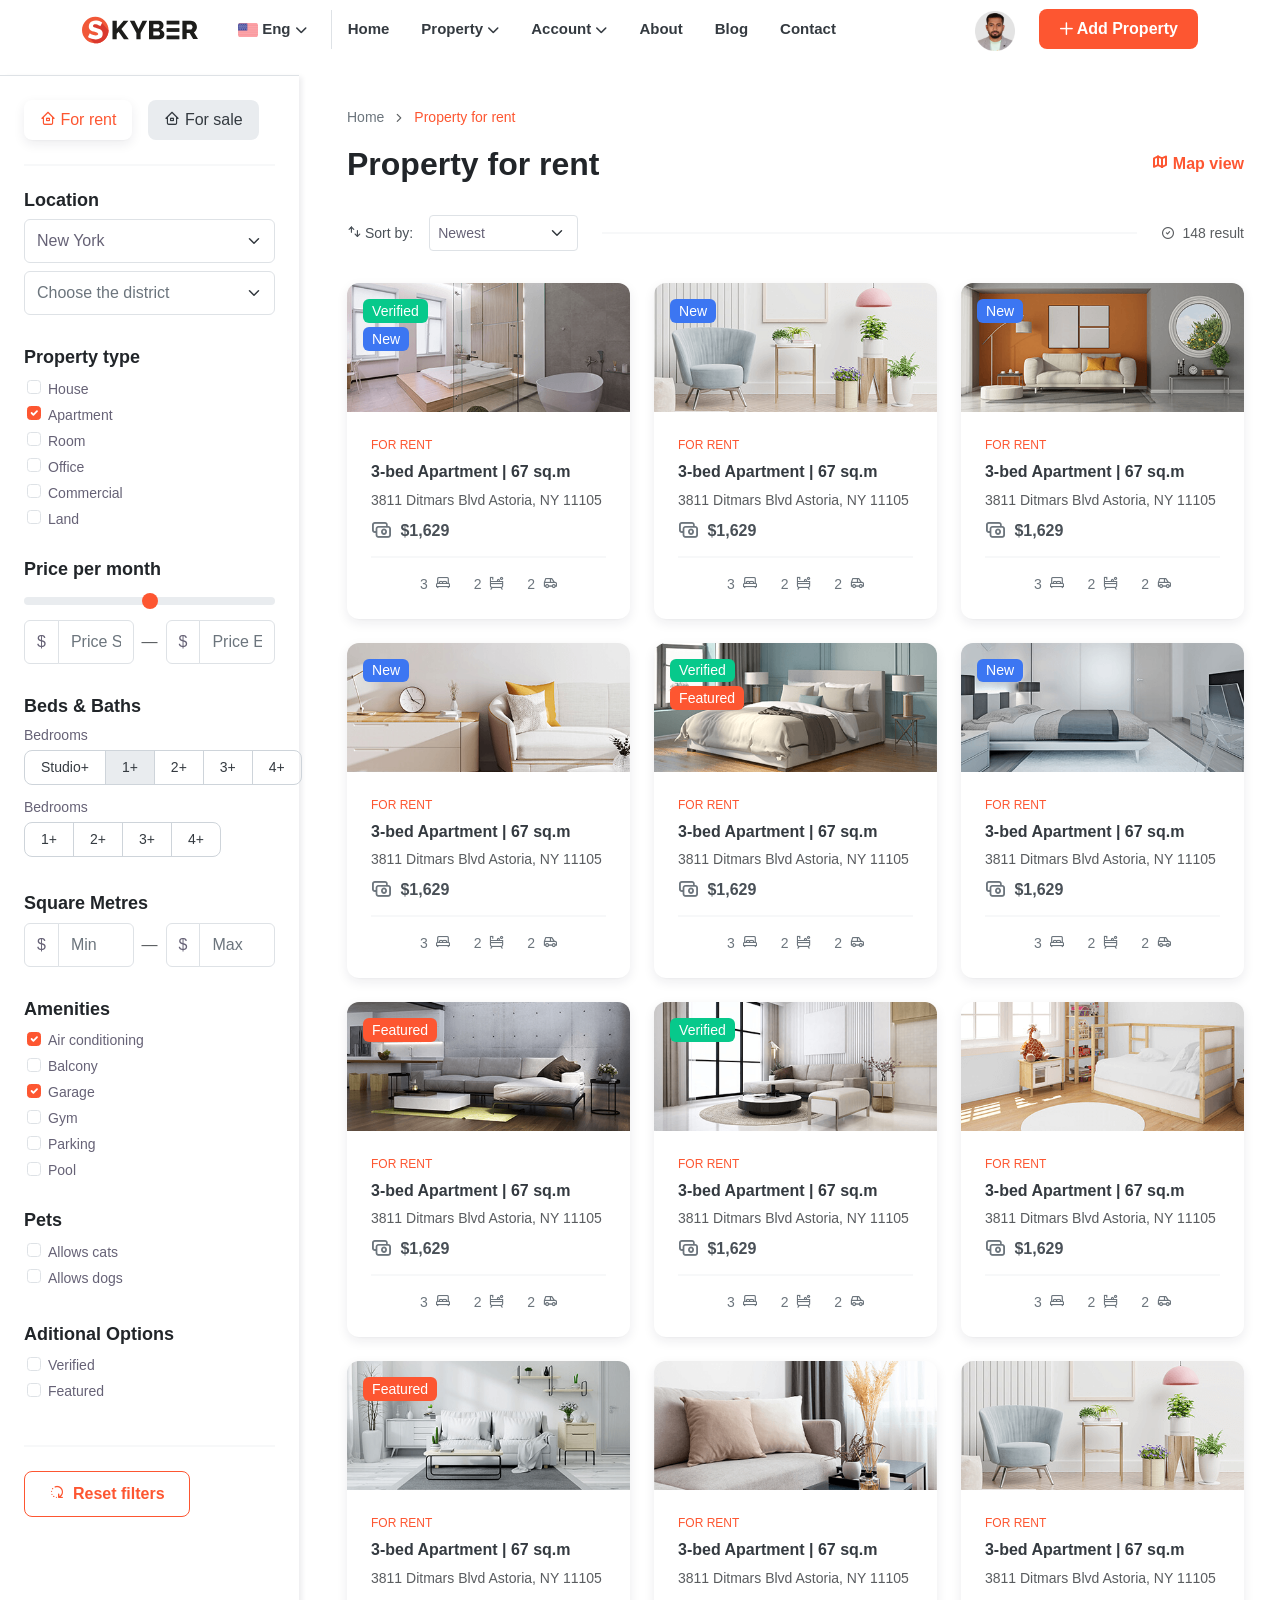
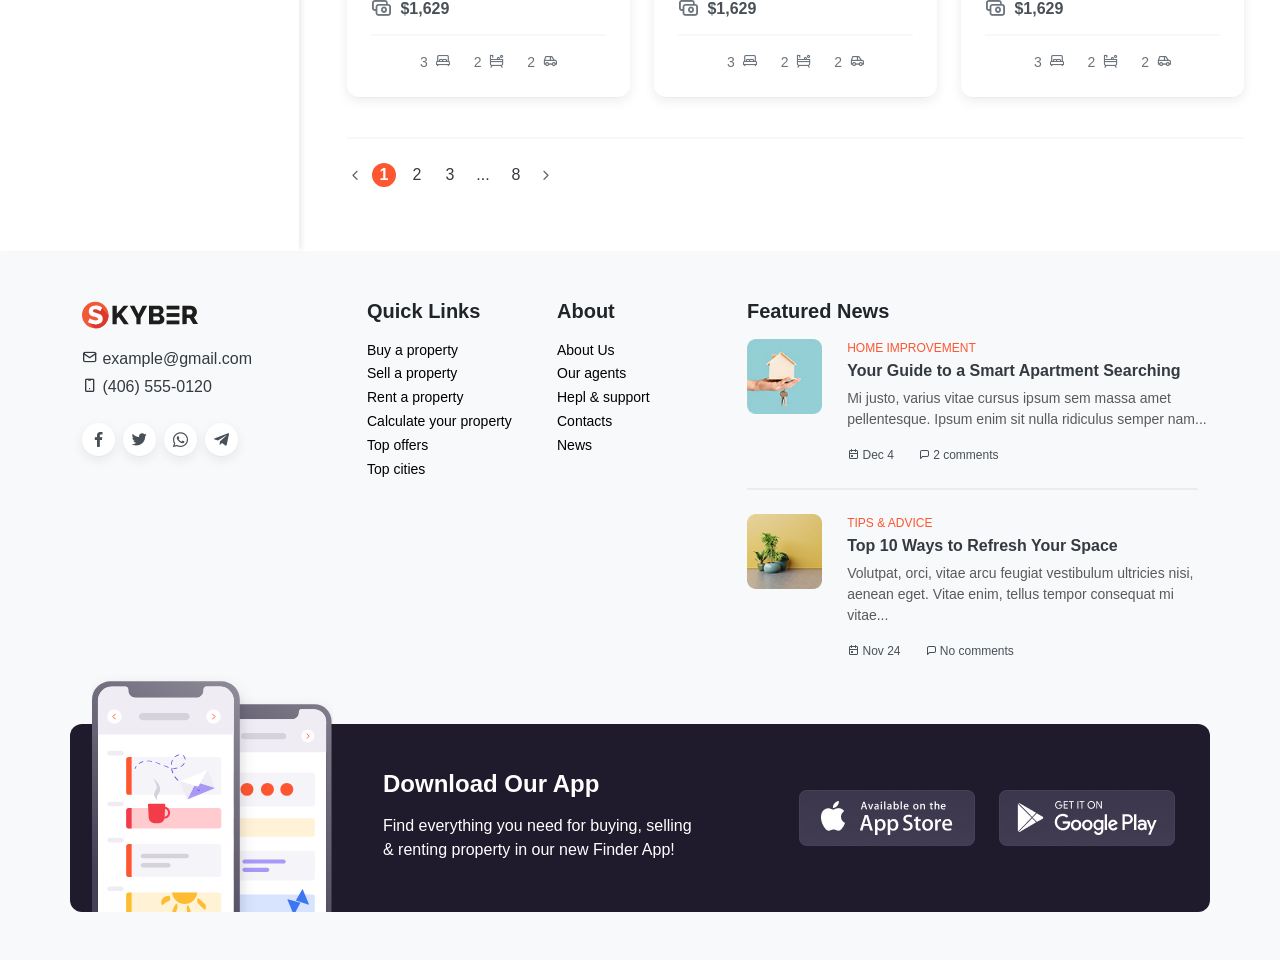
<file: property-for-rent.html>
<!DOCTYPE html>
<html lang="en">
  <head>
    <meta charset="UTF-8" />
    <meta http-equiv="X-UA-Compatible" content="IE=edge" />
    <meta name="viewport" content="width=device-width, initial-scale=1.0" />
    <!-- Favicon -->
    <link rel="shortcut icon" href="./images/logo.png" type="image/x-icon" />
    <!-- Google Fonts -->
    <link rel="preconnect" href="https://fonts.googleapis.com" />
    <link rel="preconnect" href="https://fonts.gstatic.com" crossorigin />
    <link
      href="https://fonts.googleapis.com/css2?family=Poppins:wght@100;200;300;400;500;600;700;800&display=swap"
      rel="stylesheet"
    />
    <!-- Fontawesome CSS -->
    <link
      rel="stylesheet"
      href="https://cdnjs.cloudflare.com/ajax/libs/font-awesome/6.1.1/css/all.min.css"
      integrity="sha512-KfkfwYDsLkIlwQp6LFnl8zNdLGxu9YAA1QvwINks4PhcElQSvqcyVLLD9aMhXd13uQjoXtEKNosOWaZqXgel0g=="
      crossorigin="anonymous"
      referrerpolicy="no-referrer"
    />
    <!-- Custom icons -->
    <link rel="stylesheet" href="./assets/icons.css" />
    <!-- Bootstrap CSS only -->
    <link
      href="https://cdn.jsdelivr.net/npm/bootstrap@5.2.1/dist/css/bootstrap.min.css"
      rel="stylesheet"
      integrity="sha384-iYQeCzEYFbKjA/T2uDLTpkwGzCiq6soy8tYaI1GyVh/UjpbCx/TYkiZhlZB6+fzT"
      crossorigin="anonymous"
    />

    <!-- custom css -->
    <link rel="stylesheet" href="./css/style.css" />
    <title>Property for Rent</title>
  </head>

  <body>
    <!-- Navbar Start -->
    <header class="header-area">
      <nav class="navbar navbar-expand-lg custom-header">
        <div class="container">
          <a class="navbar-brand" href="./index.html"
            ><img
              src="./assets/images/logo-finder.svg"
              class="img-fluid"
              alt="Logo"
          /></a>
          <button
            class="navbar-toggler"
            type="button"
            data-bs-toggle="collapse"
            data-bs-target="#navbarSupportedContent"
            aria-controls="navbarSupportedContent"
            aria-expanded="false"
            aria-label="Toggle navigation"
          >
            <span class="navbar-toggler-icon"></span>
          </button>

          <div class="collapse navbar-collapse" id="navbarSupportedContent">
            <!-- Left Side Menu -->
            <ul class="navbar-nav me-auto mb-2 mb-lg-0 custom-menu">
              <!-- Language Change Menu -->
              <li class="nav-item dropdown px-3 menu-language">
                <a
                  class="nav-link dropdown-toggle"
                  href="#"
                  role="button"
                  data-bs-toggle="dropdown"
                  aria-expanded="false"
                >
                  <img
                    src="./assets/images/icons/united-states 1.svg"
                    class="img-fluid"
                    alt="United State Flag"
                  />
                  Eng
                </a>
                <ul class="dropdown-menu">
                  <li class="nav-item">
                    <a class="dropdown-item" href="#">BN</a>
                  </li>
                  <li class="nav-item">
                    <a class="dropdown-item" href="#">ES</a>
                  </li>
                  <li class="nav-item">
                    <a class="dropdown-item" href="#">AR</a>
                  </li>
                </ul>
              </li>

              <!-- Home menu item -->
              <li class="nav-item dropdown px-2">
                <a class="nav-link" href="./index.html">Home</a>
              </li>

              <!-- Catalog menu items -->
              <li class="nav-item dropdown px-2">
                <a
                  class="nav-link dropdown-toggle"
                  href="#"
                  role="button"
                  data-bs-toggle="dropdown"
                  aria-expanded="false"
                >
                  Property
                </a>
                <ul class="dropdown-menu">
                  <li class="nav-item">
                    <a
                      class="dropdown-item active"
                      href="./property-for-rent.html"
                      >Property for Rent</a
                    >
                  </li>
                  <li class="nav-item">
                    <a class="dropdown-item" href="./property-for-sale.html"
                      >Property for Sell</a
                    >
                  </li>
                </ul>
              </li>

              <!-- Account menu item -->
              <li class="nav-item dropdown px-2">
                <a
                  class="nav-link dropdown-toggle"
                  href="#"
                  role="button"
                  data-bs-toggle="dropdown"
                  aria-expanded="false"
                >
                  Account
                </a>
                <ul class="dropdown-menu">
                  <!-- <li class="nav-item">
                    <a
                      class="dropdown-item"
                      href="#"
                      data-bs-toggle="modal"
                      data-bs-target="#sign-in-Modal"
                      >Sign In</a
                    >
                  </li>
                  <li class="nav-item">
                    <a
                      class="dropdown-item"
                      href="#"
                      data-bs-toggle="modal"
                      data-bs-target="#signup-Modal"
                      >Sign Up</a
                    >
                  </li> -->
                  <li class="nav-item">
                    <a class="dropdown-item" href="./personal-info.html"
                      >Personal Info</a
                    >
                  </li>
                  <li class="nav-item">
                    <a class="dropdown-item" href="./security.html">Security</a>
                  </li>
                  <li class="nav-item">
                    <a class="dropdown-item" href="./my-properties.html"
                      >My Properties</a
                    >
                  </li>
                  <li class="nav-item">
                    <a class="dropdown-item" href="./wishlist.html">Wishlist</a>
                  </li>
                  <li class="nav-item">
                    <a class="dropdown-item" href="./ac-reviews.html"
                      >Reviews</a
                    >
                  </li>
                  <li class="nav-item">
                    <a class="dropdown-item" href="./notifications.html"
                      >Notifications</a
                    >
                  </li>
                </ul>
              </li>

              <li class="nav-item dropdown px-2">
                <a class="nav-link" href="./about.html">About</a>
              </li>

              <li class="nav-item dropdown px-2">
                <a class="nav-link" href="./blog.html">Blog</a>
              </li>

              <li class="nav-item dropdown px-2">
                <a class="nav-link" href="./contact.html">Contact</a>
              </li>
            </ul>

            <!-- MODAL SIGN IN START -->
            <div
              class="modal fade"
              id="sign-in-Modal"
              tabindex="-1"
              aria-labelledby="sign-in-ModalLabel"
              aria-hidden="true"
            >
              <div class="modal-dialog modal-dialog-centered">
                <div class="modal-content">
                  <!-- start -->
                  <div class="modal-body px-0 py-0">
                    <button
                      class="btn-close position-absolute top-0 end-0 mt-3 me-3"
                      type="button"
                      data-bs-dismiss="modal"
                    ></button>

                    <!-- contents -->
                    <div class="row sign-in-modal mx-0 align-items-center">
                      <!-- left side -->
                      <div class="col-md-6 p-3 p-lg-5 border-right">
                        <div class="left-contents">
                          <h2 class="modal-title mb-4 mb-sm-5">
                            Hey there!<br />Welcome back.
                          </h2>
                          <img
                            class="d-block mx-auto"
                            src="./assets/images/sign-in-illustration.svg"
                            width="344"
                            alt="Illustartion"
                          />
                          <div class="dont-have mt-4">
                            Don't have an account?
                            <a
                              href="#signup-Modal"
                              data-bs-toggle="modal"
                              data-bs-dismiss="modal"
                              >Sign up here</a
                            >
                          </div>
                        </div>
                      </div>

                      <!-- right side -->
                      <div class="col-md-6 px-4 p-3 p-lg-5">
                        <div class="right-contents">
                          <button
                            class="btn btn-outline-info mb-3 w-100"
                            href="#"
                          >
                            <i class="icon-google me-1"></i>Sign in with Google
                          </button>
                          <button
                            class="btn btn-outline-info mb-3 w-100"
                            href="#"
                          >
                            <i class="icon-Facebook-white-bg me-1"></i>Sign in
                            with Facebook
                          </button>

                          <div class="d-flex align-items-center py-2 mb-1">
                            <hr class="w-100" />
                            <p class="or px-3">Or</p>
                            <hr class="w-100" />
                          </div>

                          <form class="sign-in-form">
                            <div class="mb-4">
                              <label class="form-label mb-2" for="signin-email"
                                >Email address</label
                              >
                              <input
                                class="form-control"
                                type="email"
                                id="signin-email"
                                placeholder="Enter your email"
                                required=""
                              />
                            </div>

                            <div class="mb-4">
                              <div
                                class="d-flex align-items-center justify-content-between mb-0"
                              >
                                <label
                                  class="form-label mb-2"
                                  for="signin-password"
                                  >Password</label
                                >
                                <a class="forgot-pass" href="#"
                                  >Forgot password?</a
                                >
                              </div>

                              <div
                                class="form-input-icon d-flex align-items-center"
                              >
                                <input
                                  class="form-control custom-form-control"
                                  type="password"
                                  id="signin-password"
                                  placeholder="Enter password"
                                  required=""
                                />
                                <i class="icon-off"></i>
                              </div>
                            </div>

                            <button
                              class="btn btn-primary btn-lg w-100"
                              type="submit"
                            >
                              Sign in
                            </button>
                          </form>
                        </div>
                      </div>
                      <!-- end row -->
                    </div>
                  </div>
                  <!-- end -->
                </div>
              </div>
            </div>
            <!-- MODAL SIGN IN  END -->

            <!-- MODAL SIGN UP START -->
            <div
              class="modal fade"
              id="signup-Modal"
              tabindex="-1"
              aria-labelledby="signup-ModalLabel"
              aria-hidden="true"
            >
              <div class="modal-dialog modal-dialog-centered">
                <div class="modal-content">
                  <!-- start -->
                  <div class="modal-body px-0 py-0">
                    <button
                      class="btn-close position-absolute top-0 end-0 mt-3 me-3"
                      type="button"
                      data-bs-dismiss="modal"
                    ></button>

                    <!-- MODAL contents -->
                    <div class="row signup-modal mx-0 align-items-center">
                      <!-- left MODAL side -->
                      <div class="col-md-6 p-3 p-lg-5 border-right">
                        <div class="left-contents">
                          <h2 class="modal-title mb-4 mb-sm-5">
                            Join Finder.<br />
                            premium benefits:
                          </h2>

                          <ul class="left-list list-unstyled mb-4">
                            <li class="d-flex mb-2">
                              <i class="icon-circle text-primary mt-1 me-2"></i
                              ><span>Add and promote your listings</span>
                            </li>
                            <li class="d-flex mb-2">
                              <i class="icon-circle text-primary mt-1 me-2"></i
                              ><span>Easily manage your wishlist</span>
                            </li>
                            <li class="d-flex mb-0">
                              <i class="icon-circle text-primary mt-1 me-2"></i
                              ><span>Leave reviews</span>
                            </li>
                          </ul>

                          <img
                            class="d-block mx-auto"
                            src="./assets/images/sign-up-illustration.svg"
                            width="344"
                            alt="Illustartion"
                          />

                          <div class="dont-have mt-4">
                            Already have an account?
                            <a
                              href="#sign-in-Modal"
                              data-bs-toggle="modal"
                              data-bs-dismiss="modal"
                              >Sign In</a
                            >
                          </div>
                        </div>
                      </div>

                      <!-- right MODAL side -->
                      <div class="col-md-6 px-4 p-3 p-lg-5">
                        <div class="right-contents">
                          <button
                            class="btn btn-outline-info mb-3 w-100"
                            href="#"
                          >
                            <i class="icon-google me-1"></i>Sign in with Google
                          </button>
                          <button
                            class="btn btn-outline-info mb-3 w-100"
                            href="#"
                          >
                            <i class="icon-Facebook-white-bg me-1"></i>Sign in
                            with Facebook
                          </button>

                          <div class="d-flex align-items-center py-2 mb-0">
                            <hr class="w-100" />
                            <p class="or px-3">Or</p>
                            <hr class="w-100" />
                          </div>

                          <form class="signup-form" novalidate="">
                            <div class="mb-2">
                              <label class="form-label" for="signup-name"
                                >Full Name</label
                              >
                              <input
                                class="form-control"
                                type="text"
                                id="signup-name"
                                placeholder="Enter your full name"
                                required=""
                              />
                            </div>

                            <div class="mb-2">
                              <label class="form-label" for="signup-email"
                                >Email Address</label
                              >
                              <input
                                class="form-control"
                                type="email"
                                id="signup-email"
                                placeholder="Enter your email"
                                required=""
                              />
                            </div>

                            <div class="mb-2">
                              <label class="form-label" for="signup-password"
                                >Password
                                <span class="text-muted"
                                  >(min. 8 char)</span
                                ></label
                              >

                              <div
                                class="form-input-icon d-flex align-items-center"
                              >
                                <input
                                  class="form-control custom-form-control"
                                  type="password"
                                  id="signup-password"
                                  required=""
                                />
                                <i class="icon-off"></i>
                              </div>
                            </div>

                            <div class="mb-3">
                              <label
                                class="form-label"
                                for="signup-confirm-password"
                                >Confirm Password
                              </label>

                              <div
                                class="form-input-icon d-flex align-items-center"
                              >
                                <input
                                  class="form-control custom-form-control"
                                  type="password"
                                  id="signup-confirm-password"
                                  required=""
                                />
                                <i class="icon-off"></i>
                              </div>
                            </div>

                            <div class="form-check mb-4">
                              <input
                                class="form-check-input"
                                type="checkbox"
                                id="agree-to-terms"
                                required=""
                              />
                              <label
                                class="form-check-label"
                                for="agree-to-terms"
                                >By joining, I agree to the
                                <a href="#">Terms of use</a> and
                                <a href="#">Privacy policy</a></label
                              >
                            </div>
                            <button
                              class="btn btn-primary btn-lg w-100"
                              type="submit"
                            >
                              Sign up
                            </button>
                          </form>
                        </div>
                      </div>
                      <!-- end row -->
                    </div>
                  </div>
                  <!-- end -->
                </div>
              </div>
            </div>
            <!-- MODAL SIGN UP END -->

            <!-- RIGHT nav -->
            <div class="d-flex gap-4 align-items-center">
              <div class="nav-user-pic m-0 p-0">
                <a href="personal-info.html"
                  ><img
                    src="./assets/images/user/shuvo-mallick-pic.png"
                    class="img-fluid"
                    alt="User Picture"
                /></a>
              </div>
              <a
                class="btn btn-primary custom-btn flex-shrink-0"
                href="./add-property.html"
              >
                <i class="fa-regular fa-plus"></i> Add Property
              </a>
            </div>
          </div>
        </div>
      </nav>
    </header>
    <!-- Navbar End -->

    <!-- Property for Rent Section START -->
    <section class="property-rent-area pt-3">
      <div class="container-fluid ps-0">
        <div class="row gy-4 gy-lg-0">
          <!-- LEFT SIDE Area -->
          <div class="col-lg-4 col-xl-3">
            <div class="left-property-filter px-3 px-xl-4 px-xxl-5 py-4">
              <!-- filter heading -->
              <div class="filter-header d-flex gap-3">
                <button class="tab-btn tab-btn-active">
                  <a
                    href="./property-for-rent.html"
                    class="text-reset text-decoration-none"
                    ><i class="icon-home"></i> For rent</a
                  >
                </button>
                <button class="tab-btn">
                  <a
                    href="./property-for-sale.html"
                    class="text-reset text-decoration-none"
                    ><i class="icon-home"></i> For sale</a
                  >
                </button>
              </div>

              <hr class="mt-4" />

              <!-- filter body start -->
              <div class="filter-body pt-2">
                <!-- Location -->
                <div class="filter-location pb-4 mb-2">
                  <h3 class="filter-heading">Location</h3>
                  <select class="form-select mb-2">
                    <option value="" disabled="">Choose city</option>
                    <option value="Chicago">Chicago</option>
                    <option value="Dallas">Dallas</option>
                    <option value="Los Angeles">Los Angeles</option>
                    <option value="New York" selected="">New York</option>
                    <option value="San Diego">San Diego</option>
                  </select>
                  <select class="form-select" required>
                    <option value="" selected disabled>
                      Choose the district
                    </option>
                    <option value="Brooklyn">Brooklyn</option>
                    <option value="Manhattan">Manhattan</option>
                    <option value="Staten Island">Staten Island</option>
                    <option value="The Bronx">The Bronx</option>
                    <option value="Queens">Queens</option>
                  </select>
                </div>

                <!-- Property Type -->
                <div class="filter-property-type pb-4 mb-2">
                  <h3 class="filter-heading">Property type</h3>
                  <div
                    class="simplebar-content custom-simplebar custom-scrollbar"
                    style="padding: 0px"
                  >
                    <div class="form-check">
                      <input
                        class="form-check-input"
                        type="checkbox"
                        id="house"
                      />
                      <label class="form-check-label fs-sm" for="house"
                        >House</label
                      >
                    </div>
                    <div class="form-check">
                      <input
                        class="form-check-input"
                        type="checkbox"
                        id="apartment"
                        checked=""
                      />
                      <label class="form-check-label fs-sm" for="apartment"
                        >Apartment</label
                      >
                    </div>
                    <div class="form-check">
                      <input
                        class="form-check-input"
                        type="checkbox"
                        id="room"
                      />
                      <label class="form-check-label fs-sm" for="room"
                        >Room</label
                      >
                    </div>
                    <div class="form-check">
                      <input
                        class="form-check-input"
                        type="checkbox"
                        id="office"
                      />
                      <label class="form-check-label fs-sm" for="office"
                        >Office</label
                      >
                    </div>
                    <div class="form-check">
                      <input
                        class="form-check-input"
                        type="checkbox"
                        id="commercial"
                      />
                      <label class="form-check-label fs-sm" for="commercial"
                        >Commercial</label
                      >
                    </div>
                    <div class="form-check">
                      <input
                        class="form-check-input"
                        type="checkbox"
                        id="land"
                      />
                      <label class="form-check-label fs-sm" for="land"
                        >Land</label
                      >
                    </div>
                    <div class="form-check">
                      <input
                        class="form-check-input"
                        type="checkbox"
                        id="land"
                      />
                      <label class="form-check-label fs-sm" for="land"
                        >Daily rental</label
                      >
                    </div>
                    <div class="form-check">
                      <input
                        class="form-check-input"
                        type="checkbox"
                        id="land"
                      />
                      <label class="form-check-label fs-sm" for="land"
                        >New building</label
                      >
                    </div>
                  </div>
                </div>

                <!-- Price per Month -->
                <div class="pb-4 mb-2">
                  <h3 class="filter-heading">Price per month</h3>
                  <input
                    type="range"
                    class="form-range"
                    min="0"
                    max="5"
                    step="0.5"
                    id="customRange3"
                  />

                  <div class="d-flex align-items-center gap-2">
                    <div class="filter-price-range">
                      <div class="input-group">
                        <span class="input-group-text" id="basic-addon1"
                          >$</span
                        >
                        <input
                          type="text"
                          class="form-control"
                          placeholder="Price Start"
                          aria-label="range-price-start"
                          aria-describedby="basic-addon1"
                        />
                      </div>
                    </div>
                    <div class="text-muted">—</div>
                    <div class="filter-price-range">
                      <div class="input-group">
                        <span class="input-group-text" id="basic-addon1"
                          >$</span
                        >
                        <input
                          type="text"
                          class="form-control"
                          placeholder="Price End"
                          aria-label="range-price-start"
                          aria-describedby="basic-addon1"
                        />
                      </div>
                    </div>
                  </div>
                </div>

                <!-- Beds & Baths -->
                <div class="pb-4 mb-2">
                  <h3 class="filter-heading">Beds & Baths</h3>
                  <div class="filter-beds-baths">
                    <label class="d-block mb-1">Bedrooms</label>
                    <div
                      class="btn-group me-2"
                      role="group"
                      aria-label="First group"
                    >
                      <button type="button" class="btn btn-outline-secondary">
                        Studio+
                      </button>
                      <button
                        type="button"
                        class="btn btn-outline-secondary active"
                      >
                        1+
                      </button>
                      <button type="button" class="btn btn-outline-secondary">
                        2+
                      </button>
                      <button type="button" class="btn btn-outline-secondary">
                        3+
                      </button>
                      <button type="button" class="btn btn-outline-secondary">
                        4+
                      </button>
                    </div>
                  </div>

                  <div class="filter-beds-baths pt-2 my-1">
                    <label class="d-block mb-1">Bedrooms</label>
                    <div
                      class="btn-group me-2"
                      role="group"
                      aria-label="First group"
                    >
                      <button type="button" class="btn btn-outline-secondary">
                        1+
                      </button>
                      <button type="button" class="btn btn-outline-secondary">
                        2+
                      </button>
                      <button type="button" class="btn btn-outline-secondary">
                        3+
                      </button>
                      <button type="button" class="btn btn-outline-secondary">
                        4+
                      </button>
                    </div>
                  </div>
                </div>

                <!-- Square Metres -->
                <div class="pb-4 mb-2">
                  <h3 class="filter-heading">Square Metres</h3>

                  <div class="d-flex align-items-center gap-2">
                    <div class="filter-price-range">
                      <div class="input-group">
                        <span class="input-group-text" id="basic-addon1"
                          >$</span
                        >
                        <input
                          type="text"
                          class="form-control"
                          placeholder="Min"
                          aria-label="range-price-start"
                          aria-describedby="basic-addon1"
                        />
                      </div>
                    </div>
                    <div class="text-muted">—</div>
                    <div class="filter-price-range">
                      <div class="input-group">
                        <span class="input-group-text" id="basic-addon1"
                          >$</span
                        >
                        <input
                          type="text"
                          class="form-control"
                          placeholder="Max"
                          aria-label="range-price-start"
                          aria-describedby="basic-addon1"
                        />
                      </div>
                    </div>
                  </div>
                </div>

                <!-- Amenities -->
                <div class="filter-amenities pb-4 mb-2">
                  <h3 class="filter-heading">Amenities</h3>
                  <div
                    class="simplebar-content custom-simplebar"
                    style="padding: 0px"
                  >
                    <div class="form-check">
                      <input
                        class="form-check-input"
                        type="checkbox"
                        id="air-condition"
                        checked=""
                      />
                      <label class="form-check-label fs-sm" for="air-condition"
                        >Air conditioning</label
                      >
                    </div>
                    <div class="form-check">
                      <input
                        class="form-check-input"
                        type="checkbox"
                        id="balcony"
                      />
                      <label class="form-check-label fs-sm" for="balcony"
                        >Balcony</label
                      >
                    </div>
                    <div class="form-check">
                      <input
                        class="form-check-input"
                        type="checkbox"
                        id="garage"
                        checked=""
                      />
                      <label class="form-check-label fs-sm" for="garage"
                        >Garage</label
                      >
                    </div>
                    <div class="form-check">
                      <input
                        class="form-check-input"
                        type="checkbox"
                        id="gym"
                      />
                      <label class="form-check-label fs-sm" for="gym"
                        >Gym</label
                      >
                    </div>
                    <div class="form-check">
                      <input
                        class="form-check-input"
                        type="checkbox"
                        id="parking"
                      />
                      <label class="form-check-label fs-sm" for="parking"
                        >Parking</label
                      >
                    </div>
                    <div class="form-check">
                      <input
                        class="form-check-input"
                        type="checkbox"
                        id="pool"
                      />
                      <label class="form-check-label fs-sm" for="pool"
                        >Pool</label
                      >
                    </div>
                    <div class="form-check">
                      <input
                        class="form-check-input"
                        type="checkbox"
                        id="parking"
                      />
                      <label class="form-check-label fs-sm" for="parking"
                        >Security cameras</label
                      >
                    </div>
                    <div class="form-check">
                      <input
                        class="form-check-input"
                        type="checkbox"
                        id="pool"
                      />
                      <label class="form-check-label fs-sm" for="pool"
                        >WiFi</label
                      >
                    </div>
                  </div>
                </div>

                <!-- Pets -->
                <div class="filter-pets pb-4 mb-2">
                  <h3 class="filter-heading">Pets</h3>
                  <div class="simplebar-content" style="padding: 0px">
                    <div class="form-check">
                      <input
                        class="form-check-input"
                        type="checkbox"
                        id="allow-cats"
                      />
                      <label class="form-check-label fs-sm" for="allow-cats"
                        >Allows cats</label
                      >
                    </div>
                    <div class="form-check">
                      <input
                        class="form-check-input"
                        type="checkbox"
                        id="allow-dogs"
                      />
                      <label class="form-check-label fs-sm" for="allow-dogs"
                        >Allows dogs</label
                      >
                    </div>
                  </div>
                </div>

                <!-- Additonal options -->
                <div class="filter-pets pb-4 mb-2">
                  <h3 class="filter-heading">Aditional Options</h3>
                  <div class="simplebar-content" style="padding: 0px">
                    <div class="form-check">
                      <input
                        class="form-check-input"
                        type="checkbox"
                        id="allow-cats"
                      />
                      <label class="form-check-label fs-sm" for="allow-cats"
                        >Verified</label
                      >
                    </div>
                    <div class="form-check">
                      <input
                        class="form-check-input"
                        type="checkbox"
                        id="allow-dogs"
                      />
                      <label class="form-check-label fs-sm" for="allow-dogs"
                        >Featured</label
                      >
                    </div>
                  </div>
                </div>

                <hr class="mb-4" />

                <button class="btn btn-primary-outline" type="button">
                  <i class="icon-rotate-right me-2"></i>Reset filters
                </button>

                <!-- End -->
              </div>
            </div>
          </div>

          <!-- Right side filter -->
          <div class="col-lg-8 col-xl-9">
            <div class="pb-5 pt-4 px-3 px-xl-4 px-xxl-5">
              <!-- Breadcrumb -->
              <nav class="mb-3 pt-md-2" aria-label="Breadcrumb">
                <ol class="breadcrumb">
                  <li class="breadcrumb-item">
                    <a href="index.html" class="">Home</a>
                  </li>
                  <li class="breadcrumb-item active" aria-current="page">
                    Property for rent
                  </li>
                </ol>
              </nav>

              <!-- Page title -->
              <div
                class="d-flex align-items-center justify-content-between pb-3 pb-sm-4"
              >
                <h1 class="page-title mb-sm-0">Property for rent</h1>
                <div class="map-view">
                  <a href="#" class="text-reset text-decoration-none"
                    ><i class="icon-map"></i> Map view</a
                  >
                </div>
              </div>

              <!-- property item Sorting -->
              <div
                class="property-item-sorting d-flex flex-sm-row flex-column align-items-sm-center justify-content-between align-items-stretch my-2"
              >
                <div class="d-flex align-items-center flex-shrink-0">
                  <label class="text-nowrap me-3" for="sortby"
                    ><i class="icon-switch-vertical"></i> Sort by:</label
                  >

                  <select
                    class="form-select sort-form-select form-select-sm"
                    id="sortby"
                  >
                    <option>Newest</option>
                    <option>Popularity</option>
                    <option>Low - High Price</option>
                    <option>High - Low Price</option>
                    <option>High rating</option>
                    <option>Average Rating</option>
                  </select>
                </div>

                <hr class="d-none d-sm-block mx-4" />

                <div
                  class="count-result d-none d-sm-flex align-items-center flex-shrink-0 text-muted"
                >
                  <i class="icon-circle me-2"></i><span>148 result</span>
                </div>
              </div>

              <!-- Property Catalog Grid -->
              <div class="row g-4 py-4">
                <!-- Single Card -->
                <div class="col-xl-4 col-sm-6">
                  <div class="card border-0 property overflow-hidden">
                    <div class="card-top position-relative">
                      <img
                        src="./assets/images/catalog/rent/property-rent-image-01.png"
                        class="card-img-top position-relative"
                        alt="Apartment"
                      />

                      <!-- Badge -->
                      <div class="position-absolute top-0 left-0 p-3 badges">
                        <span class="d-table badge bg-success d-block mb-1"
                          >Verified</span
                        >
                        <span class="d-table badge bg-info">New</span>
                      </div>

                      <!-- Heart Badge -->
                      <button
                        class="btn favorite-btn d-flex justify-content-center align-items-center"
                      >
                        <i class="fa-regular fa-heart"></i>
                      </button>
                    </div>

                    <div class="card-body p-4">
                      <p class="property-type mb-2">FOR RENT</p>
                      <h5 class="card-title m-0 property-feature">
                        3-bed Apartment | 67 sq.m
                      </h5>
                      <p class="my-2 text-muted property-address">
                        3811 Ditmars Blvd Astoria, NY 11105
                      </p>
                      <h6 class="property-price">
                        <i class="icon-cash me-1"></i> $1,629
                      </h6>
                      <hr class="custom-hr my-3" />
                      <div
                        class="d-flex justify-content-center gap-4 property-details"
                      >
                        <p class="mb-0">3 <i class="icon-bed ms-1"></i></p>
                        <p class="mb-0">2 <i class="icon-bath ms-1"></i></p>
                        <p class="mb-0">2 <i class="icon-car ms-1"></i></p>
                      </div>
                    </div>
                  </div>
                </div>

                <!-- Single Card -->
                <div class="col-xl-4 col-sm-6">
                  <div class="card border-0 property overflow-hidden">
                    <div class="card-top position-relative">
                      <img
                        src="./assets/images/catalog/rent/property-rent-image-02.png"
                        class="card-img-top position-relative"
                        alt="Apartment"
                      />

                      <!-- Badge -->
                      <div class="position-absolute top-0 left-0 p-3 badges">
                        <span class="d-table badge bg-info">New</span>
                      </div>

                      <!-- Heart Badge -->
                      <button
                        class="btn favorite-btn d-flex justify-content-center align-items-center"
                      >
                        <i class="fa-regular fa-heart"></i>
                      </button>
                    </div>

                    <div class="card-body p-4">
                      <p class="property-type mb-2">FOR RENT</p>
                      <h5 class="card-title m-0 property-feature">
                        3-bed Apartment | 67 sq.m
                      </h5>
                      <p class="my-2 text-muted property-address">
                        3811 Ditmars Blvd Astoria, NY 11105
                      </p>
                      <h6 class="property-price">
                        <i class="icon-cash me-1"></i> $1,629
                      </h6>
                      <hr class="custom-hr my-3" />
                      <div
                        class="d-flex justify-content-center gap-4 property-details"
                      >
                        <p class="mb-0">3 <i class="icon-bed ms-1"></i></p>
                        <p class="mb-0">2 <i class="icon-bath ms-1"></i></p>
                        <p class="mb-0">2 <i class="icon-car ms-1"></i></p>
                      </div>
                    </div>
                  </div>
                </div>

                <!-- Single Card -->
                <div class="col-xl-4 col-sm-6">
                  <div class="card border-0 property overflow-hidden">
                    <div class="card-top position-relative">
                      <img
                        src="./assets/images/catalog/rent/property-rent-image-03.png"
                        class="card-img-top position-relative"
                        alt="Apartment"
                      />

                      <!-- Badge -->
                      <div class="position-absolute top-0 left-0 p-3 badges">
                        <span class="d-table badge bg-info">New</span>
                      </div>

                      <!-- Heart Badge -->
                      <button
                        class="btn favorite-btn d-flex justify-content-center align-items-center"
                      >
                        <i class="fa-regular fa-heart"></i>
                      </button>
                    </div>

                    <div class="card-body p-4">
                      <p class="property-type mb-2">FOR RENT</p>
                      <h5 class="card-title m-0 property-feature">
                        3-bed Apartment | 67 sq.m
                      </h5>
                      <p class="my-2 text-muted property-address">
                        3811 Ditmars Blvd Astoria, NY 11105
                      </p>
                      <h6 class="property-price">
                        <i class="icon-cash me-1"></i> $1,629
                      </h6>
                      <hr class="custom-hr my-3" />
                      <div
                        class="d-flex justify-content-center gap-4 property-details"
                      >
                        <p class="mb-0">3 <i class="icon-bed ms-1"></i></p>
                        <p class="mb-0">2 <i class="icon-bath ms-1"></i></p>
                        <p class="mb-0">2 <i class="icon-car ms-1"></i></p>
                      </div>
                    </div>
                  </div>
                </div>

                <!-- Single Card -->
                <div class="col-xl-4 col-sm-6">
                  <div class="card border-0 property overflow-hidden">
                    <div class="card-top position-relative">
                      <img
                        src="./assets/images/catalog/rent/property-rent-image-04.png"
                        class="card-img-top position-relative"
                        alt="Apartment"
                      />

                      <!-- Badge -->
                      <div class="position-absolute top-0 left-0 p-3 badges">
                        <span class="d-table badge bg-info">New</span>
                      </div>

                      <!-- Heart Badge -->
                      <button
                        class="btn favorite-btn d-flex justify-content-center align-items-center"
                      >
                        <i class="fa-regular fa-heart"></i>
                      </button>
                    </div>

                    <div class="card-body p-4">
                      <p class="property-type mb-2">FOR RENT</p>
                      <h5 class="card-title m-0 property-feature">
                        3-bed Apartment | 67 sq.m
                      </h5>
                      <p class="my-2 text-muted property-address">
                        3811 Ditmars Blvd Astoria, NY 11105
                      </p>
                      <h6 class="property-price">
                        <i class="icon-cash me-1"></i> $1,629
                      </h6>
                      <hr class="custom-hr my-3" />
                      <div
                        class="d-flex justify-content-center gap-4 property-details"
                      >
                        <p class="mb-0">3 <i class="icon-bed ms-1"></i></p>
                        <p class="mb-0">2 <i class="icon-bath ms-1"></i></p>
                        <p class="mb-0">2 <i class="icon-car ms-1"></i></p>
                      </div>
                    </div>
                  </div>
                </div>

                <!-- Single Card -->
                <div class="col-xl-4 col-sm-6">
                  <div class="card border-0 property overflow-hidden">
                    <div class="card-top position-relative">
                      <img
                        src="./assets/images/catalog/rent/property-rent-image-05.png"
                        class="card-img-top position-relative"
                        alt="Apartment"
                      />

                      <!-- Badge -->
                      <div class="position-absolute top-0 left-0 p-3 badges">
                        <span class="d-table badge bg-success d-block mb-1"
                          >Verified</span
                        >
                        <span class="d-table badge bg-primary">Featured</span>
                      </div>

                      <!-- Heart Badge -->
                      <button
                        class="btn favorite-btn d-flex justify-content-center align-items-center"
                      >
                        <i class="fa-regular fa-heart"></i>
                      </button>
                    </div>

                    <div class="card-body p-4">
                      <p class="property-type mb-2">FOR RENT</p>
                      <h5 class="card-title m-0 property-feature">
                        3-bed Apartment | 67 sq.m
                      </h5>
                      <p class="my-2 text-muted property-address">
                        3811 Ditmars Blvd Astoria, NY 11105
                      </p>
                      <h6 class="property-price">
                        <i class="icon-cash me-1"></i> $1,629
                      </h6>
                      <hr class="custom-hr my-3" />
                      <div
                        class="d-flex justify-content-center gap-4 property-details"
                      >
                        <p class="mb-0">3 <i class="icon-bed ms-1"></i></p>
                        <p class="mb-0">2 <i class="icon-bath ms-1"></i></p>
                        <p class="mb-0">2 <i class="icon-car ms-1"></i></p>
                      </div>
                    </div>
                  </div>
                </div>

                <!-- Single Card -->
                <div class="col-xl-4 col-sm-6">
                  <div class="card border-0 property overflow-hidden">
                    <div class="card-top position-relative">
                      <img
                        src="./assets/images/catalog/rent/property-rent-image-06.png"
                        class="card-img-top position-relative"
                        alt="Apartment"
                      />

                      <!-- Badge -->
                      <div class="position-absolute top-0 left-0 p-3 badges">
                        <span class="d-table badge bg-info">New</span>
                      </div>

                      <!-- Heart Badge -->
                      <button
                        class="btn favorite-btn d-flex justify-content-center align-items-center"
                      >
                        <i class="fa-regular fa-heart"></i>
                      </button>
                    </div>

                    <div class="card-body p-4">
                      <p class="property-type mb-2">FOR RENT</p>
                      <h5 class="card-title m-0 property-feature">
                        3-bed Apartment | 67 sq.m
                      </h5>
                      <p class="my-2 text-muted property-address">
                        3811 Ditmars Blvd Astoria, NY 11105
                      </p>
                      <h6 class="property-price">
                        <i class="icon-cash me-1"></i> $1,629
                      </h6>
                      <hr class="custom-hr my-3" />
                      <div
                        class="d-flex justify-content-center gap-4 property-details"
                      >
                        <p class="mb-0">3 <i class="icon-bed ms-1"></i></p>
                        <p class="mb-0">2 <i class="icon-bath ms-1"></i></p>
                        <p class="mb-0">2 <i class="icon-car ms-1"></i></p>
                      </div>
                    </div>
                  </div>
                </div>

                <!-- Single Card -->
                <div class="col-xl-4 col-sm-6">
                  <div class="card border-0 property overflow-hidden">
                    <div class="card-top position-relative">
                      <img
                        src="./assets/images/catalog/rent/property-rent-image-07.png"
                        class="card-img-top position-relative"
                        alt="Apartment"
                      />

                      <!-- Badge -->
                      <div class="position-absolute top-0 left-0 p-3 badges">
                        <span class="d-table badge bg-primary d-block mb-1"
                          >Featured</span
                        >
                      </div>

                      <!-- Heart Badge -->
                      <button
                        class="btn favorite-btn d-flex justify-content-center align-items-center"
                      >
                        <i class="fa-regular fa-heart"></i>
                      </button>
                    </div>

                    <div class="card-body p-4">
                      <p class="property-type mb-2">FOR RENT</p>
                      <h5 class="card-title m-0 property-feature">
                        3-bed Apartment | 67 sq.m
                      </h5>
                      <p class="my-2 text-muted property-address">
                        3811 Ditmars Blvd Astoria, NY 11105
                      </p>
                      <h6 class="property-price">
                        <i class="icon-cash me-1"></i> $1,629
                      </h6>
                      <hr class="custom-hr my-3" />
                      <div
                        class="d-flex justify-content-center gap-4 property-details"
                      >
                        <p class="mb-0">3 <i class="icon-bed ms-1"></i></p>
                        <p class="mb-0">2 <i class="icon-bath ms-1"></i></p>
                        <p class="mb-0">2 <i class="icon-car ms-1"></i></p>
                      </div>
                    </div>
                  </div>
                </div>

                <!-- Single Card -->
                <div class="col-xl-4 col-sm-6">
                  <div class="card border-0 property overflow-hidden">
                    <div class="card-top position-relative">
                      <img
                        src="./assets/images/catalog/rent/property-rent-image-08.png"
                        class="card-img-top position-relative"
                        alt="Apartment"
                      />

                      <!-- Badge -->
                      <div class="position-absolute top-0 left-0 p-3 badges">
                        <span class="d-table badge bg-success d-block mb-1"
                          >Verified</span
                        >
                      </div>

                      <!-- Heart Badge -->
                      <button
                        class="btn favorite-btn d-flex justify-content-center align-items-center"
                      >
                        <i class="fa-regular fa-heart"></i>
                      </button>
                    </div>

                    <div class="card-body p-4">
                      <p class="property-type mb-2">FOR RENT</p>
                      <h5 class="card-title m-0 property-feature">
                        3-bed Apartment | 67 sq.m
                      </h5>
                      <p class="my-2 text-muted property-address">
                        3811 Ditmars Blvd Astoria, NY 11105
                      </p>
                      <h6 class="property-price">
                        <i class="icon-cash me-1"></i> $1,629
                      </h6>
                      <hr class="custom-hr my-3" />
                      <div
                        class="d-flex justify-content-center gap-4 property-details"
                      >
                        <p class="mb-0">3 <i class="icon-bed ms-1"></i></p>
                        <p class="mb-0">2 <i class="icon-bath ms-1"></i></p>
                        <p class="mb-0">2 <i class="icon-car ms-1"></i></p>
                      </div>
                    </div>
                  </div>
                </div>

                <!-- Single Card -->
                <div class="col-xl-4 col-sm-6">
                  <div class="card border-0 property overflow-hidden">
                    <div class="card-top position-relative">
                      <img
                        src="./assets/images/catalog/rent/property-rent-image-09.png"
                        class="card-img-top position-relative"
                        alt="Apartment"
                      />

                      <!-- Heart Badge -->
                      <button
                        class="btn favorite-btn d-flex justify-content-center align-items-center"
                      >
                        <i class="fa-regular fa-heart"></i>
                      </button>
                    </div>

                    <div class="card-body p-4">
                      <p class="property-type mb-2">FOR RENT</p>
                      <h5 class="card-title m-0 property-feature">
                        3-bed Apartment | 67 sq.m
                      </h5>
                      <p class="my-2 text-muted property-address">
                        3811 Ditmars Blvd Astoria, NY 11105
                      </p>
                      <h6 class="property-price">
                        <i class="icon-cash me-1"></i> $1,629
                      </h6>
                      <hr class="custom-hr my-3" />
                      <div
                        class="d-flex justify-content-center gap-4 property-details"
                      >
                        <p class="mb-0">3 <i class="icon-bed ms-1"></i></p>
                        <p class="mb-0">2 <i class="icon-bath ms-1"></i></p>
                        <p class="mb-0">2 <i class="icon-car ms-1"></i></p>
                      </div>
                    </div>
                  </div>
                </div>

                <!-- Single Card -->
                <div class="col-xl-4 col-sm-6">
                  <div class="card border-0 property overflow-hidden">
                    <div class="card-top position-relative">
                      <img
                        src="./assets/images/catalog/rent/property-rent-image-10.png"
                        class="card-img-top position-relative"
                        alt="Apartment"
                      />

                      <!-- Badge -->
                      <div class="position-absolute top-0 left-0 p-3 badges">
                        <span class="d-table badge bg-primary d-block mb-1"
                          >Featured</span
                        >
                      </div>

                      <!-- Heart Badge -->
                      <button
                        class="btn favorite-btn d-flex justify-content-center align-items-center"
                      >
                        <i class="fa-regular fa-heart"></i>
                      </button>
                    </div>

                    <div class="card-body p-4">
                      <p class="property-type mb-2">FOR RENT</p>
                      <h5 class="card-title m-0 property-feature">
                        3-bed Apartment | 67 sq.m
                      </h5>
                      <p class="my-2 text-muted property-address">
                        3811 Ditmars Blvd Astoria, NY 11105
                      </p>
                      <h6 class="property-price">
                        <i class="icon-cash me-1"></i> $1,629
                      </h6>
                      <hr class="custom-hr my-3" />
                      <div
                        class="d-flex justify-content-center gap-4 property-details"
                      >
                        <p class="mb-0">3 <i class="icon-bed ms-1"></i></p>
                        <p class="mb-0">2 <i class="icon-bath ms-1"></i></p>
                        <p class="mb-0">2 <i class="icon-car ms-1"></i></p>
                      </div>
                    </div>
                  </div>
                </div>

                <!-- Single Card -->
                <div class="col-xl-4 col-sm-6">
                  <div class="card border-0 property overflow-hidden">
                    <div class="card-top position-relative">
                      <img
                        src="./assets/images/catalog/rent/property-rent-image-11.png"
                        class="card-img-top position-relative"
                        alt="Apartment"
                      />

                      <!-- Heart Badge -->
                      <button
                        class="btn favorite-btn d-flex justify-content-center align-items-center"
                      >
                        <i class="fa-regular fa-heart"></i>
                      </button>
                    </div>

                    <div class="card-body p-4">
                      <p class="property-type mb-2">FOR RENT</p>
                      <h5 class="card-title m-0 property-feature">
                        3-bed Apartment | 67 sq.m
                      </h5>
                      <p class="my-2 text-muted property-address">
                        3811 Ditmars Blvd Astoria, NY 11105
                      </p>
                      <h6 class="property-price">
                        <i class="icon-cash me-1"></i> $1,629
                      </h6>
                      <hr class="custom-hr my-3" />
                      <div
                        class="d-flex justify-content-center gap-4 property-details"
                      >
                        <p class="mb-0">3 <i class="icon-bed ms-1"></i></p>
                        <p class="mb-0">2 <i class="icon-bath ms-1"></i></p>
                        <p class="mb-0">2 <i class="icon-car ms-1"></i></p>
                      </div>
                    </div>
                  </div>
                </div>

                <!-- Single Card -->
                <div class="col-xl-4 col-sm-6">
                  <div class="card border-0 property overflow-hidden">
                    <div class="card-top position-relative">
                      <img
                        src="./assets/images/catalog/rent/property-rent-image-02.png"
                        class="card-img-top position-relative"
                        alt="Apartment"
                      />

                      <!-- Heart Badge -->
                      <button
                        class="btn favorite-btn d-flex justify-content-center align-items-center"
                      >
                        <i class="fa-regular fa-heart"></i>
                      </button>
                    </div>

                    <div class="card-body p-4">
                      <p class="property-type mb-2">FOR RENT</p>
                      <h5 class="card-title m-0 property-feature">
                        3-bed Apartment | 67 sq.m
                      </h5>
                      <p class="my-2 text-muted property-address">
                        3811 Ditmars Blvd Astoria, NY 11105
                      </p>
                      <h6 class="property-price">
                        <i class="icon-cash me-1"></i> $1,629
                      </h6>
                      <hr class="custom-hr my-3" />
                      <div
                        class="d-flex justify-content-center gap-4 property-details"
                      >
                        <p class="mb-0">3 <i class="icon-bed ms-1"></i></p>
                        <p class="mb-0">2 <i class="icon-bath ms-1"></i></p>
                        <p class="mb-0">2 <i class="icon-car ms-1"></i></p>
                      </div>
                    </div>
                  </div>
                </div>
                <!-- end card -->
              </div>

              <hr />

              <!-- pagination -->
              <nav class="custom-pagination mt-4">
                <ul class="pagination align-items-center">
                  <li class="page-item icon-single-left"></li>
                  <li class="page-item">
                    <a class="page-link active" href="#">1</a>
                  </li>
                  <li class="page-item" aria-current="page">
                    <a class="page-link" href="#">2</a>
                  </li>
                  <li class="page-item"><a class="page-link" href="#">3</a></li>
                  <li class="page-item">
                    <a class="page-link" href="#">...</a>
                  </li>
                  <li class="page-item">
                    <a class="page-link" href="#">8</a>
                  </li>
                  <li class="page-item icon-single-right" href="#"></li>
                </ul>
              </nav>

              <!-- End -->
            </div>
          </div>
        </div>
      </div>
    </section>
    <!-- Property for Rent Section END -->

    <!-- FOOTER START -->
    <footer class="bg-light py-5">
      <div class="container">
        <div class="row">
          <!-- Social Media Column -->
          <div class="footer-contact col-lg-3 col-sm-6 col-12 mb-3">
            <img
              src="./assets/images/logo-finder.svg"
              class="img-fluid mb-3"
              alt="Logo"
            />
            <p class="m-0 mb-1"><i class="icon-mail"></i> example@gmail.com</p>
            <p><i class="icon-phone-1"></i> (406) 555-0120</p>

            <div class="custom-social-icons d-flex gap-2 mt-4">
              <i class="icon-Facebook-white-bg rounded-circle"></i>
              <i class="icon-twitter rounded-circle"></i>
              <i class="icon-whatsapp rounded-circle"></i>
              <i class="icon-telegram-1 rounded-circle"></i>
            </div>
          </div>

          <!-- Quick Links-Column -->
          <div class="custom-footer-quick-link col-lg-2 col-sm-6 col-12 mb-3">
            <h4 class="footer-heading pb-2">Quick Links</h4>
            <p class="m-0 p-0">
              <a href="#" class="text-black" style="text-decoration: none"
                >Buy a property</a
              >
            </p>
            <p class="m-0 p-0">
              <a href="#" class="text-black" style="text-decoration: none"
                >Sell a property</a
              >
            </p>
            <p class="m-0 p-0">
              <a href="#" class="text-black" style="text-decoration: none"
                >Rent a property</a
              >
            </p>
            <p class="m-0 p-0">
              <a href="#" class="text-black" style="text-decoration: none"
                >Сalculate your property</a
              >
            </p>
            <p class="m-0 p-0">
              <a href="#" class="text-black" style="text-decoration: none"
                >Top offers</a
              >
            </p>
            <p class="m-0 p-0">
              <a href="#" class="text-black" style="text-decoration: none"
                >Top cities</a
              >
            </p>
          </div>

          <!-- About Column -->
          <div class="custom-footer-about-link col-lg-2 col-sm-6 col-12 mb-3">
            <h4 class="footer-heading pb-2">About</h4>
            <p class="m-0 p-0">
              <a href="#" class="text-black" style="text-decoration: none"
                >About Us</a
              >
            </p>
            <p class="m-0 p-0">
              <a href="#" class="text-black" style="text-decoration: none"
                >Our agents</a
              >
            </p>
            <p class="m-0 p-0">
              <a href="#" class="text-black" style="text-decoration: none"
                >Hepl & support</a
              >
            </p>
            <p class="m-0 p-0">
              <a href="#" class="text-black" style="text-decoration: none"
                >Contacts</a
              >
            </p>
            <p class="m-0 p-0">
              <a href="#" class="text-black" style="text-decoration: none"
                >News</a
              >
            </p>
          </div>

          <!-- Featured News Column -->
          <div class="footer-featured-newses col-md-5 mb-5">
            <h4 class="footer-heading pb-2">Featured News</h4>
            <!-- Single News -->
            <div
              class="featured-news col-12 mb-4 d-flex justify-content-between"
            >
              <div class="featured-news-img col-2">
                <img
                  src="./assets/images/news/featured-news-2.png"
                  class="img-fluid"
                  alt="Featured News"
                />
              </div>

              <div class="featured-news-info col-sm-10 pe-3">
                <p class="m-0 mb-1 p-0">HOME IMPROVEMENT</p>
                <h3>Your Guide to a Smart Apartment Searching</h3>
                <p class="text-muted news-description m-0 mb-3">
                  Mi justo, varius vitae cursus ipsum sem massa amet
                  pellentesque. Ipsum enim sit nulla ridiculus semper nam...
                </p>

                <div class="featured-news-date d-flex gap-4 m-0 p-0">
                  <p class="m-0 p-0"><i class="icon-date"></i> Dec 4</p>
                  <p class="m-0 p-0"><i class="icon-left"></i> 2 comments</p>
                </div>
              </div>
            </div>

            <hr class="footer-news-divider" />

            <!-- Single News -->
            <div
              class="featured-news col-12 mb-3 mt-4 d-flex justify-content-between"
            >
              <div class="featured-news-img col-2">
                <img
                  src="./assets/images/news/featured-news-1.png"
                  class="img-fluid"
                  alt="Featured News"
                />
              </div>

              <div class="featured-news-info col-sm-10 pe-3">
                <p class="m-0 mb-1 p-0">TIPS & ADVICE</p>
                <h3>Top 10 Ways to Refresh Your Space</h3>
                <p class="text-muted news-description m-0 mb-3">
                  Volutpat, orci, vitae arcu feugiat vestibulum ultricies nisi,
                  aenean eget. Vitae enim, tellus tempor consequat mi vitae...
                </p>

                <div class="featured-news-date d-flex gap-4 m-0 p-0">
                  <p class="m-0 p-0"><i class="icon-date"></i> Nov 24</p>
                  <p class="m-0 p-0"><i class="icon-left"></i> No comments</p>
                </div>
              </div>
            </div>
            <!-- End Featured -->
          </div>
          <!-- End -->
        </div>

        <!-- Download Our App -->
        <div
          class="row custom-download-our-app justify-content-center align-items-center"
        >
          <div class="custom-download-app-artwork col-md-3 text-center">
            <img
              src="./assets/images/illustration/download-our-app.svg"
              class="img-fluid"
              alt="Download Our App"
            />
          </div>

          <div
            class="download-app-info-icon col-lg-9 d-flex flex-lg-row flex-column justify-content-center align-content-center text-center text-lg-start"
          >
            <!-- info -->
            <div class="download-app-info col-lg-6 pt-3 pb-1 px-3">
              <h4 class="mb-3">Download Our App</h4>
              <p>
                Find everything you need for buying, selling <br />
                & renting property in our new Finder App!
              </p>
            </div>

            <!-- icons -->
            <div
              class="custom-download-app-store-icon col-lg-6 d-flex p-lg-3 pb-4 d-flex gap-4 justify-content-lg-start justify-content-center align-items-center"
            >
              <img
                src="./assets/images/icons/app-store.png"
                class="img-fluid"
                alt="Download Our App"
              />
              <img
                src="./assets/images/icons/google-play.png"
                class="img-fluid"
                alt="Download Our App"
              />
            </div>
          </div>
        </div>
      </div>
    </footer>
    <!-- FOOTER END -->

    <!-- Bootstrap JS JavaScript Bundle with Popper -->
    <script
      src="https://cdn.jsdelivr.net/npm/bootstrap@5.2.1/dist/js/bootstrap.bundle.min.js"
      integrity="sha384-u1OknCvxWvY5kfmNBILK2hRnQC3Pr17a+RTT6rIHI7NnikvbZlHgTPOOmMi466C8"
      crossorigin="anonymous"
    ></script>
  </body>
</html>
</file>
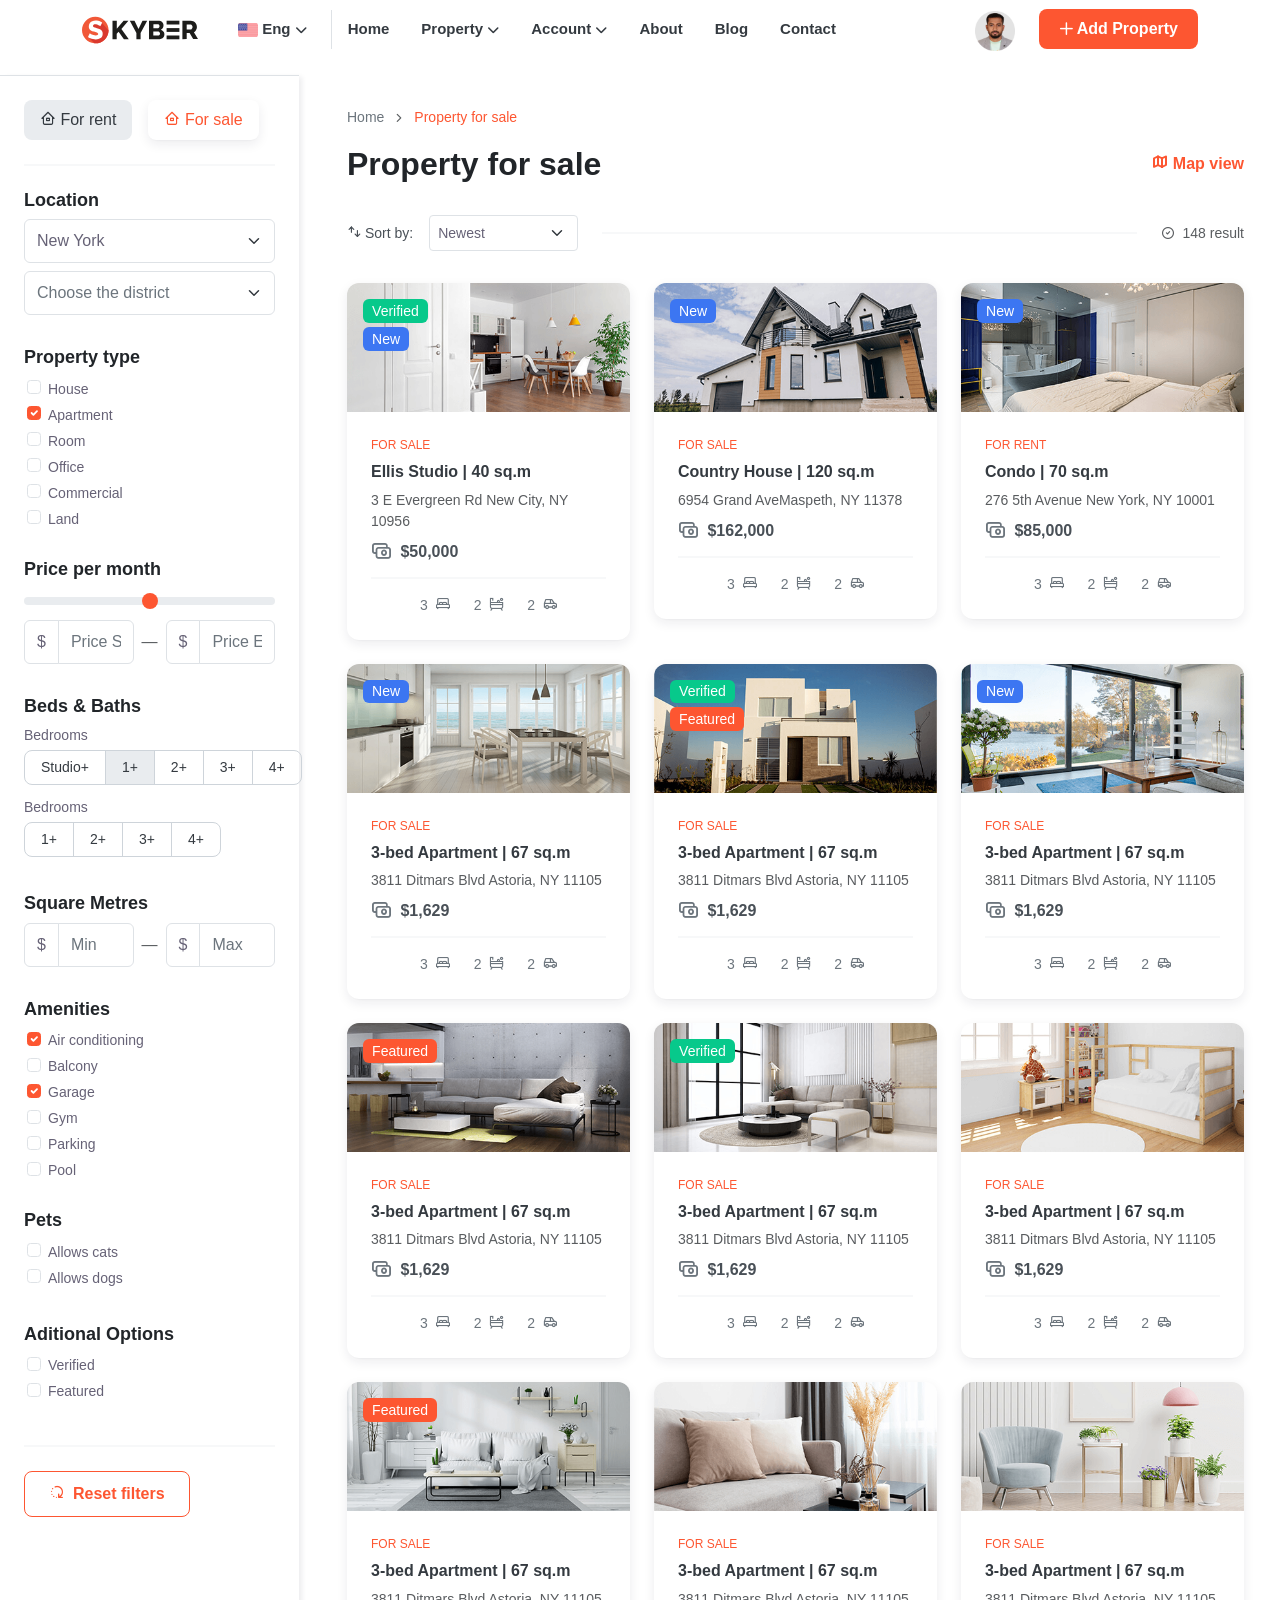
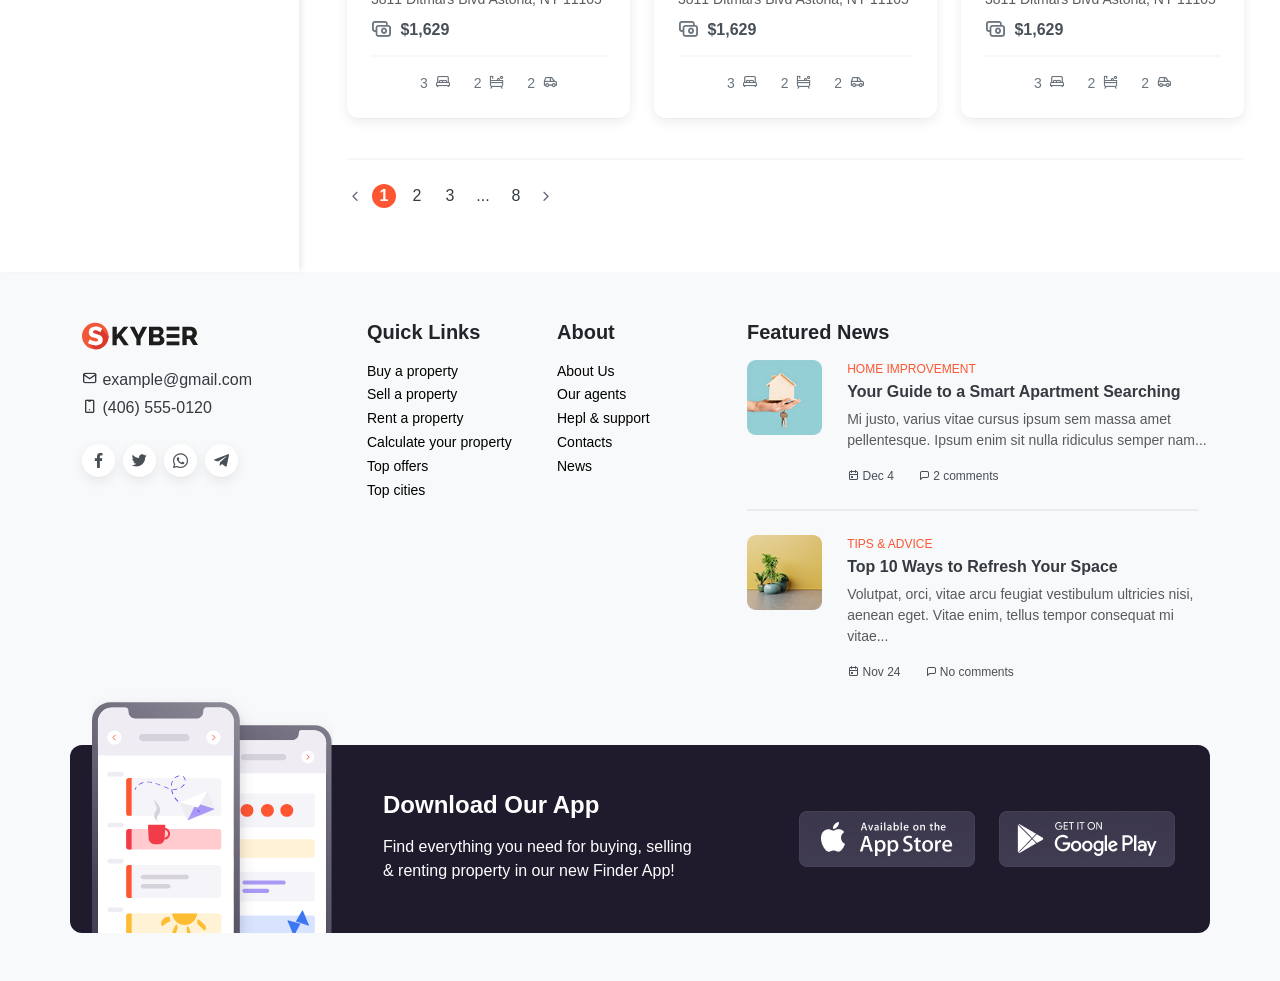
<file: property-for-sale.html>
<!DOCTYPE html>
<html lang="en">
  <head>
    <meta charset="UTF-8" />
    <meta http-equiv="X-UA-Compatible" content="IE=edge" />
    <meta name="viewport" content="width=device-width, initial-scale=1.0" />
    <!-- Favicon -->
    <link rel="shortcut icon" href="./images/logo.png" type="image/x-icon" />
    <!-- Google Fonts -->
    <link rel="preconnect" href="https://fonts.googleapis.com" />
    <link rel="preconnect" href="https://fonts.gstatic.com" crossorigin />
    <link
      href="https://fonts.googleapis.com/css2?family=Poppins:wght@100;200;300;400;500;600;700;800&display=swap"
      rel="stylesheet"
    />
    <!-- Fontawesome CSS -->
    <link
      rel="stylesheet"
      href="https://cdnjs.cloudflare.com/ajax/libs/font-awesome/6.1.1/css/all.min.css"
      integrity="sha512-KfkfwYDsLkIlwQp6LFnl8zNdLGxu9YAA1QvwINks4PhcElQSvqcyVLLD9aMhXd13uQjoXtEKNosOWaZqXgel0g=="
      crossorigin="anonymous"
      referrerpolicy="no-referrer"
    />
    <!-- Custom icons -->
    <link rel="stylesheet" href="./assets/icons.css" />
    <!-- Bootstrap CSS only -->
    <link
      href="https://cdn.jsdelivr.net/npm/bootstrap@5.2.1/dist/css/bootstrap.min.css"
      rel="stylesheet"
      integrity="sha384-iYQeCzEYFbKjA/T2uDLTpkwGzCiq6soy8tYaI1GyVh/UjpbCx/TYkiZhlZB6+fzT"
      crossorigin="anonymous"
    />

    <!-- custom css -->
    <link rel="stylesheet" href="./css/style.css" />
    <title>Property for Sale</title>
  </head>

  <body>
    <!-- Navbar Start -->
    <header class="header-area">
      <nav class="navbar navbar-expand-lg custom-header">
        <div class="container">
          <a class="navbar-brand" href="./index.html"
            ><img
              src="./assets/images/logo-finder.svg"
              class="img-fluid"
              alt="Logo"
          /></a>
          <button
            class="navbar-toggler"
            type="button"
            data-bs-toggle="collapse"
            data-bs-target="#navbarSupportedContent"
            aria-controls="navbarSupportedContent"
            aria-expanded="false"
            aria-label="Toggle navigation"
          >
            <span class="navbar-toggler-icon"></span>
          </button>

          <div class="collapse navbar-collapse" id="navbarSupportedContent">
            <!-- Left Side Menu -->
            <ul class="navbar-nav me-auto mb-2 mb-lg-0 custom-menu">
              <!-- Language Change Menu -->
              <li class="nav-item dropdown px-3 menu-language">
                <a
                  class="nav-link dropdown-toggle"
                  href="#"
                  role="button"
                  data-bs-toggle="dropdown"
                  aria-expanded="false"
                >
                  <img
                    src="./assets/images/icons/united-states 1.svg"
                    class="img-fluid"
                    alt="United State Flag"
                  />
                  Eng
                </a>
                <ul class="dropdown-menu">
                  <li class="nav-item">
                    <a class="dropdown-item" href="#">BN</a>
                  </li>
                  <li class="nav-item">
                    <a class="dropdown-item" href="#">ES</a>
                  </li>
                  <li class="nav-item">
                    <a class="dropdown-item" href="#">AR</a>
                  </li>
                </ul>
              </li>

              <!-- Home menu item -->
              <li class="nav-item dropdown px-2">
                <a class="nav-link" href="./index.html">Home</a>
              </li>

              <!-- Catalog menu items -->
              <li class="nav-item dropdown px-2">
                <a
                  class="nav-link dropdown-toggle"
                  href="#"
                  role="button"
                  data-bs-toggle="dropdown"
                  aria-expanded="false"
                >
                  Property
                </a>
                <ul class="dropdown-menu">
                  <li class="nav-item">
                    <a class="dropdown-item" href="./property-for-rent.html"
                      >Property for Rent</a
                    >
                  </li>
                  <li class="nav-item">
                    <a
                      class="dropdown-item active"
                      href="./property-for-sale.html"
                      >Property for Sell</a
                    >
                  </li>
                </ul>
              </li>

              <!-- Account menu item -->
              <li class="nav-item dropdown px-2">
                <a
                  class="nav-link dropdown-toggle"
                  href="#"
                  role="button"
                  data-bs-toggle="dropdown"
                  aria-expanded="false"
                >
                  Account
                </a>
                <ul class="dropdown-menu">
                  <!-- <li class="nav-item">
                    <a
                      class="dropdown-item"
                      href="#"
                      data-bs-toggle="modal"
                      data-bs-target="#sign-in-Modal"
                      >Sign In</a
                    >
                  </li>
                  <li class="nav-item">
                    <a
                      class="dropdown-item"
                      href="#"
                      data-bs-toggle="modal"
                      data-bs-target="#signup-Modal"
                      >Sign Up</a
                    >
                  </li> -->
                  <li class="nav-item">
                    <a class="dropdown-item" href="./personal-info.html"
                      >Personal Info</a
                    >
                  </li>
                  <li class="nav-item">
                    <a class="dropdown-item" href="./security.html">Security</a>
                  </li>
                  <li class="nav-item">
                    <a class="dropdown-item" href="./my-properties.html"
                      >My Properties</a
                    >
                  </li>
                  <li class="nav-item">
                    <a class="dropdown-item" href="./wishlist.html">Wishlist</a>
                  </li>
                  <li class="nav-item">
                    <a class="dropdown-item" href="./ac-reviews.html"
                      >Reviews</a
                    >
                  </li>
                  <li class="nav-item">
                    <a class="dropdown-item" href="./notifications.html"
                      >Notifications</a
                    >
                  </li>
                </ul>
              </li>

              <li class="nav-item dropdown px-2">
                <a class="nav-link" href="./about.html">About</a>
              </li>

              <li class="nav-item dropdown px-2">
                <a class="nav-link" href="./blog.html">Blog</a>
              </li>

              <li class="nav-item dropdown px-2">
                <a class="nav-link" href="./contact.html">Contact</a>
              </li>
            </ul>

            <!-- MODAL SIGN IN START -->
            <div
              class="modal fade"
              id="sign-in-Modal"
              tabindex="-1"
              aria-labelledby="sign-in-ModalLabel"
              aria-hidden="true"
            >
              <div class="modal-dialog modal-dialog-centered">
                <div class="modal-content">
                  <!-- start -->
                  <div class="modal-body px-0 py-0">
                    <button
                      class="btn-close position-absolute top-0 end-0 mt-3 me-3"
                      type="button"
                      data-bs-dismiss="modal"
                    ></button>

                    <!-- contents -->
                    <div class="row sign-in-modal mx-0 align-items-center">
                      <!-- left side -->
                      <div class="col-md-6 p-3 p-lg-5 border-right">
                        <div class="left-contents">
                          <h2 class="modal-title mb-4 mb-sm-5">
                            Hey there!<br />Welcome back.
                          </h2>
                          <img
                            class="d-block mx-auto"
                            src="./assets/images/sign-in-illustration.svg"
                            width="344"
                            alt="Illustartion"
                          />
                          <div class="dont-have mt-4">
                            Don't have an account?
                            <a
                              href="#signup-Modal"
                              data-bs-toggle="modal"
                              data-bs-dismiss="modal"
                              >Sign up here</a
                            >
                          </div>
                        </div>
                      </div>

                      <!-- right side -->
                      <div class="col-md-6 px-4 p-3 p-lg-5">
                        <div class="right-contents">
                          <button
                            class="btn btn-outline-info mb-3 w-100"
                            href="#"
                          >
                            <i class="icon-google me-1"></i>Sign in with Google
                          </button>
                          <button
                            class="btn btn-outline-info mb-3 w-100"
                            href="#"
                          >
                            <i class="icon-Facebook-white-bg me-1"></i>Sign in
                            with Facebook
                          </button>

                          <div class="d-flex align-items-center py-2 mb-1">
                            <hr class="w-100" />
                            <p class="or px-3">Or</p>
                            <hr class="w-100" />
                          </div>

                          <form class="sign-in-form">
                            <div class="mb-4">
                              <label class="form-label mb-2" for="signin-email"
                                >Email address</label
                              >
                              <input
                                class="form-control"
                                type="email"
                                id="signin-email"
                                placeholder="Enter your email"
                                required=""
                              />
                            </div>

                            <div class="mb-4">
                              <div
                                class="d-flex align-items-center justify-content-between mb-0"
                              >
                                <label
                                  class="form-label mb-2"
                                  for="signin-password"
                                  >Password</label
                                >
                                <a class="forgot-pass" href="#"
                                  >Forgot password?</a
                                >
                              </div>

                              <div
                                class="form-input-icon d-flex align-items-center"
                              >
                                <input
                                  class="form-control custom-form-control"
                                  type="password"
                                  id="signin-password"
                                  placeholder="Enter password"
                                  required=""
                                />
                                <i class="icon-off"></i>
                              </div>
                            </div>

                            <button
                              class="btn btn-primary btn-lg w-100"
                              type="submit"
                            >
                              Sign in
                            </button>
                          </form>
                        </div>
                      </div>
                      <!-- end row -->
                    </div>
                  </div>
                  <!-- end -->
                </div>
              </div>
            </div>
            <!-- MODAL SIGN IN  END -->

            <!-- MODAL SIGN UP START -->
            <div
              class="modal fade"
              id="signup-Modal"
              tabindex="-1"
              aria-labelledby="signup-ModalLabel"
              aria-hidden="true"
            >
              <div class="modal-dialog modal-dialog-centered">
                <div class="modal-content">
                  <!-- start -->
                  <div class="modal-body px-0 py-0">
                    <button
                      class="btn-close position-absolute top-0 end-0 mt-3 me-3"
                      type="button"
                      data-bs-dismiss="modal"
                    ></button>

                    <!-- MODAL contents -->
                    <div class="row signup-modal mx-0 align-items-center">
                      <!-- left MODAL side -->
                      <div class="col-md-6 p-3 p-lg-5 border-right">
                        <div class="left-contents">
                          <h2 class="modal-title mb-4 mb-sm-5">
                            Join Finder.<br />
                            premium benefits:
                          </h2>

                          <ul class="left-list list-unstyled mb-4">
                            <li class="d-flex mb-2">
                              <i class="icon-circle text-primary mt-1 me-2"></i
                              ><span>Add and promote your listings</span>
                            </li>
                            <li class="d-flex mb-2">
                              <i class="icon-circle text-primary mt-1 me-2"></i
                              ><span>Easily manage your wishlist</span>
                            </li>
                            <li class="d-flex mb-0">
                              <i class="icon-circle text-primary mt-1 me-2"></i
                              ><span>Leave reviews</span>
                            </li>
                          </ul>

                          <img
                            class="d-block mx-auto"
                            src="./assets/images/sign-up-illustration.svg"
                            width="344"
                            alt="Illustartion"
                          />

                          <div class="dont-have mt-4">
                            Already have an account?
                            <a
                              href="#sign-in-Modal"
                              data-bs-toggle="modal"
                              data-bs-dismiss="modal"
                              >Sign In</a
                            >
                          </div>
                        </div>
                      </div>

                      <!-- right MODAL side -->
                      <div class="col-md-6 px-4 p-3 p-lg-5">
                        <div class="right-contents">
                          <button
                            class="btn btn-outline-info mb-3 w-100"
                            href="#"
                          >
                            <i class="icon-google me-1"></i>Sign in with Google
                          </button>
                          <button
                            class="btn btn-outline-info mb-3 w-100"
                            href="#"
                          >
                            <i class="icon-Facebook-white-bg me-1"></i>Sign in
                            with Facebook
                          </button>

                          <div class="d-flex align-items-center py-2 mb-0">
                            <hr class="w-100" />
                            <p class="or px-3">Or</p>
                            <hr class="w-100" />
                          </div>

                          <form class="signup-form" novalidate="">
                            <div class="mb-2">
                              <label class="form-label" for="signup-name"
                                >Full Name</label
                              >
                              <input
                                class="form-control"
                                type="text"
                                id="signup-name"
                                placeholder="Enter your full name"
                                required=""
                              />
                            </div>

                            <div class="mb-2">
                              <label class="form-label" for="signup-email"
                                >Email Address</label
                              >
                              <input
                                class="form-control"
                                type="email"
                                id="signup-email"
                                placeholder="Enter your email"
                                required=""
                              />
                            </div>

                            <div class="mb-2">
                              <label class="form-label" for="signup-password"
                                >Password
                                <span class="text-muted"
                                  >(min. 8 char)</span
                                ></label
                              >

                              <div
                                class="form-input-icon d-flex align-items-center"
                              >
                                <input
                                  class="form-control custom-form-control"
                                  type="password"
                                  id="signup-password"
                                  required=""
                                />
                                <i class="icon-off"></i>
                              </div>
                            </div>

                            <div class="mb-3">
                              <label
                                class="form-label"
                                for="signup-confirm-password"
                                >Confirm Password
                              </label>

                              <div
                                class="form-input-icon d-flex align-items-center"
                              >
                                <input
                                  class="form-control custom-form-control"
                                  type="password"
                                  id="signup-confirm-password"
                                  required=""
                                />
                                <i class="icon-off"></i>
                              </div>
                            </div>

                            <div class="form-check mb-4">
                              <input
                                class="form-check-input"
                                type="checkbox"
                                id="agree-to-terms"
                                required=""
                              />
                              <label
                                class="form-check-label"
                                for="agree-to-terms"
                                >By joining, I agree to the
                                <a href="#">Terms of use</a> and
                                <a href="#">Privacy policy</a></label
                              >
                            </div>
                            <button
                              class="btn btn-primary btn-lg w-100"
                              type="submit"
                            >
                              Sign up
                            </button>
                          </form>
                        </div>
                      </div>
                      <!-- end row -->
                    </div>
                  </div>
                  <!-- end -->
                </div>
              </div>
            </div>
            <!-- MODAL SIGN UP END -->

            <!-- RIGHT nav -->
            <div class="d-flex gap-4 align-items-center">
              <div class="nav-user-pic m-0 p-0">
                <a href="personal-info.html"
                  ><img
                    src="./assets/images/user/shuvo-mallick-pic.png"
                    class="img-fluid"
                    alt="User Picture"
                /></a>
              </div>
              <a
                class="btn btn-primary custom-btn flex-shrink-0"
                href="./add-property.html"
              >
                <i class="fa-regular fa-plus"></i> Add Property
              </a>
            </div>
          </div>
        </div>
      </nav>
    </header>
    <!-- Navbar End -->

    <!-- Property for Rent Section START -->
    <section class="property-rent-area pt-3">
      <div class="container-fluid ps-0">
        <div class="row gy-4 gy-lg-0">
          <!-- Left side filter Area -->
          <div class="col-lg-4 col-xl-3">
            <div class="left-property-filter px-3 px-xl-4 px-xxl-5 py-4">
              <!-- filter heading -->
              <div class="filter-header d-flex gap-3">
                <button class="tab-btn">
                  <a
                    href="./property-for-rent.html"
                    class="text-reset text-decoration-none"
                    ><i class="icon-home"></i> For rent</a
                  >
                </button>
                <button class="tab-btn tab-btn-active">
                  <a
                    href="./property-for-sale.html"
                    class="text-reset text-decoration-none"
                    ><i class="icon-home"></i> For sale</a
                  >
                </button>
              </div>

              <hr class="mt-4" />

              <!-- filter body start -->
              <div class="filter-body pt-2">
                <!-- Location -->
                <div class="filter-location pb-4 mb-2">
                  <h3 class="filter-heading">Location</h3>
                  <select class="form-select mb-2">
                    <option value="" disabled="">Choose city</option>
                    <option value="Chicago">Chicago</option>
                    <option value="Dallas">Dallas</option>
                    <option value="Los Angeles">Los Angeles</option>
                    <option value="New York" selected="">New York</option>
                    <option value="San Diego">San Diego</option>
                  </select>
                  <select class="form-select" required>
                    <option value="" selected="" disabled="">
                      Choose the district
                    </option>
                    <option value="Brooklyn">Brooklyn</option>
                    <option value="Manhattan">Manhattan</option>
                    <option value="Staten Island">Staten Island</option>
                    <option value="The Bronx">The Bronx</option>
                    <option value="Queens">Queens</option>
                  </select>
                </div>

                <!-- Property Type -->
                <div class="filter-property-type pb-4 mb-2">
                  <h3 class="filter-heading">Property type</h3>
                  <div
                    class="simplebar-content custom-simplebar"
                    style="padding: 0px"
                  >
                    <div class="form-check">
                      <input
                        class="form-check-input"
                        type="checkbox"
                        id="house"
                      />
                      <label class="form-check-label fs-sm" for="house"
                        >House</label
                      >
                    </div>
                    <div class="form-check">
                      <input
                        class="form-check-input"
                        type="checkbox"
                        id="apartment"
                        checked=""
                      />
                      <label class="form-check-label fs-sm" for="apartment"
                        >Apartment</label
                      >
                    </div>
                    <div class="form-check">
                      <input
                        class="form-check-input"
                        type="checkbox"
                        id="room"
                      />
                      <label class="form-check-label fs-sm" for="room"
                        >Room</label
                      >
                    </div>
                    <div class="form-check">
                      <input
                        class="form-check-input"
                        type="checkbox"
                        id="office"
                      />
                      <label class="form-check-label fs-sm" for="office"
                        >Office</label
                      >
                    </div>
                    <div class="form-check">
                      <input
                        class="form-check-input"
                        type="checkbox"
                        id="commercial"
                      />
                      <label class="form-check-label fs-sm" for="commercial"
                        >Commercial</label
                      >
                    </div>
                    <div class="form-check">
                      <input
                        class="form-check-input"
                        type="checkbox"
                        id="land"
                      />
                      <label class="form-check-label fs-sm" for="land"
                        >Land</label
                      >
                    </div>
                    <div class="form-check">
                      <input
                        class="form-check-input"
                        type="checkbox"
                        id="land"
                      />
                      <label class="form-check-label fs-sm" for="land"
                        >Daily rental</label
                      >
                    </div>
                    <div class="form-check">
                      <input
                        class="form-check-input"
                        type="checkbox"
                        id="land"
                      />
                      <label class="form-check-label fs-sm" for="land"
                        >New building</label
                      >
                    </div>
                  </div>
                </div>

                <!-- Price per Month -->
                <div class="pb-4 mb-2">
                  <h3 class="filter-heading">Price per month</h3>
                  <input
                    type="range"
                    class="form-range"
                    min="0"
                    max="5"
                    step="0.5"
                    id="customRange3"
                  />

                  <div class="d-flex align-items-center gap-2">
                    <div class="filter-price-range">
                      <div class="input-group">
                        <span class="input-group-text" id="basic-addon1"
                          >$</span
                        >
                        <input
                          type="text"
                          class="form-control"
                          placeholder="Price Start"
                          aria-label="range-price-start"
                          aria-describedby="basic-addon1"
                        />
                      </div>
                    </div>
                    <div class="text-muted">—</div>
                    <div class="filter-price-range">
                      <div class="input-group">
                        <span class="input-group-text" id="basic-addon1"
                          >$</span
                        >
                        <input
                          type="text"
                          class="form-control"
                          placeholder="Price End"
                          aria-label="range-price-start"
                          aria-describedby="basic-addon1"
                        />
                      </div>
                    </div>
                  </div>
                </div>

                <!-- Beds & Baths -->
                <div class="pb-4 mb-2">
                  <h3 class="filter-heading">Beds & Baths</h3>
                  <div class="filter-beds-baths">
                    <label class="d-block mb-1">Bedrooms</label>
                    <div
                      class="btn-group me-2"
                      role="group"
                      aria-label="First group"
                    >
                      <button type="button" class="btn btn-outline-secondary">
                        Studio+
                      </button>
                      <button
                        type="button"
                        class="btn btn-outline-secondary active"
                      >
                        1+
                      </button>
                      <button type="button" class="btn btn-outline-secondary">
                        2+
                      </button>
                      <button type="button" class="btn btn-outline-secondary">
                        3+
                      </button>
                      <button type="button" class="btn btn-outline-secondary">
                        4+
                      </button>
                    </div>
                  </div>

                  <div class="filter-beds-baths pt-2 my-1">
                    <label class="d-block mb-1">Bedrooms</label>
                    <div
                      class="btn-group me-2"
                      role="group"
                      aria-label="First group"
                    >
                      <button type="button" class="btn btn-outline-secondary">
                        1+
                      </button>
                      <button type="button" class="btn btn-outline-secondary">
                        2+
                      </button>
                      <button type="button" class="btn btn-outline-secondary">
                        3+
                      </button>
                      <button type="button" class="btn btn-outline-secondary">
                        4+
                      </button>
                    </div>
                  </div>
                </div>

                <!-- Square Metres -->
                <div class="pb-4 mb-2">
                  <h3 class="filter-heading">Square Metres</h3>

                  <div class="d-flex align-items-center gap-2">
                    <div class="filter-price-range">
                      <div class="input-group">
                        <span class="input-group-text" id="basic-addon1"
                          >$</span
                        >
                        <input
                          type="text"
                          class="form-control"
                          placeholder="Min"
                          aria-label="range-price-start"
                          aria-describedby="basic-addon1"
                        />
                      </div>
                    </div>
                    <div class="text-muted">—</div>
                    <div class="filter-price-range">
                      <div class="input-group">
                        <span class="input-group-text" id="basic-addon1"
                          >$</span
                        >
                        <input
                          type="text"
                          class="form-control"
                          placeholder="Max"
                          aria-label="range-price-start"
                          aria-describedby="basic-addon1"
                        />
                      </div>
                    </div>
                  </div>
                </div>

                <!-- Amenities -->
                <div class="filter-amenities pb-4 mb-2">
                  <h3 class="filter-heading">Amenities</h3>
                  <div
                    class="simplebar-content custom-simplebar"
                    style="padding: 0px"
                  >
                    <div class="form-check">
                      <input
                        class="form-check-input"
                        type="checkbox"
                        id="air-condition"
                        checked=""
                      />
                      <label class="form-check-label fs-sm" for="air-condition"
                        >Air conditioning</label
                      >
                    </div>
                    <div class="form-check">
                      <input
                        class="form-check-input"
                        type="checkbox"
                        id="balcony"
                      />
                      <label class="form-check-label fs-sm" for="balcony"
                        >Balcony</label
                      >
                    </div>
                    <div class="form-check">
                      <input
                        class="form-check-input"
                        type="checkbox"
                        id="garage"
                        checked=""
                      />
                      <label class="form-check-label fs-sm" for="garage"
                        >Garage</label
                      >
                    </div>
                    <div class="form-check">
                      <input
                        class="form-check-input"
                        type="checkbox"
                        id="gym"
                      />
                      <label class="form-check-label fs-sm" for="gym"
                        >Gym</label
                      >
                    </div>
                    <div class="form-check">
                      <input
                        class="form-check-input"
                        type="checkbox"
                        id="parking"
                      />
                      <label class="form-check-label fs-sm" for="parking"
                        >Parking</label
                      >
                    </div>
                    <div class="form-check">
                      <input
                        class="form-check-input"
                        type="checkbox"
                        id="pool"
                      />
                      <label class="form-check-label fs-sm" for="pool"
                        >Pool</label
                      >
                    </div>
                    <div class="form-check">
                      <input
                        class="form-check-input"
                        type="checkbox"
                        id="parking"
                      />
                      <label class="form-check-label fs-sm" for="parking"
                        >Security cameras</label
                      >
                    </div>
                    <div class="form-check">
                      <input
                        class="form-check-input"
                        type="checkbox"
                        id="pool"
                      />
                      <label class="form-check-label fs-sm" for="pool"
                        >WiFi</label
                      >
                    </div>
                  </div>
                </div>

                <!-- Pets -->
                <div class="filter-pets pb-4 mb-2">
                  <h3 class="filter-heading">Pets</h3>
                  <div class="simplebar-content" style="padding: 0px">
                    <div class="form-check">
                      <input
                        class="form-check-input"
                        type="checkbox"
                        id="allow-cats"
                      />
                      <label class="form-check-label fs-sm" for="allow-cats"
                        >Allows cats</label
                      >
                    </div>
                    <div class="form-check">
                      <input
                        class="form-check-input"
                        type="checkbox"
                        id="allow-dogs"
                      />
                      <label class="form-check-label fs-sm" for="allow-dogs"
                        >Allows dogs</label
                      >
                    </div>
                  </div>
                </div>

                <!-- Additonal options -->
                <div class="filter-pets pb-4 mb-2">
                  <h3 class="filter-heading">Aditional Options</h3>
                  <div class="simplebar-content" style="padding: 0px">
                    <div class="form-check">
                      <input
                        class="form-check-input"
                        type="checkbox"
                        id="allow-cats"
                      />
                      <label class="form-check-label fs-sm" for="allow-cats"
                        >Verified</label
                      >
                    </div>
                    <div class="form-check">
                      <input
                        class="form-check-input"
                        type="checkbox"
                        id="allow-dogs"
                      />
                      <label class="form-check-label fs-sm" for="allow-dogs"
                        >Featured</label
                      >
                    </div>
                  </div>
                </div>

                <hr class="mb-4" />

                <button class="btn btn-primary-outline" type="button">
                  <i class="icon-rotate-right me-2"></i>Reset filters
                </button>

                <!-- End -->
              </div>
            </div>
          </div>

          <!-- Right side filter -->
          <div class="col-lg-8 col-xl-9">
            <div class="pb-5 pt-4 px-3 px-xl-4 px-xxl-5">
              <!-- Small Nav Bar -->
              <nav class="mb-3 pt-md-2" aria-label="Breadcrumb">
                <ol class="breadcrumb">
                  <li class="breadcrumb-item">
                    <a href="index.html" class="">Home</a>
                  </li>
                  <li class="breadcrumb-item active" aria-current="page">
                    Property for sale
                  </li>
                </ol>
              </nav>

              <!-- Page title -->
              <div
                class="d-flex align-items-center justify-content-between pb-3 pb-sm-4"
              >
                <h1 class="page-title mb-sm-0">Property for sale</h1>
                <div class="map-view">
                  <a href="#" class="text-reset text-decoration-none"
                    ><i class="icon-map"></i> Map view</a
                  >
                </div>
              </div>

              <!-- property item Sorting -->
              <div
                class="property-item-sorting d-flex flex-sm-row flex-column align-items-sm-center justify-content-between align-items-stretch my-2"
              >
                <div class="d-flex align-items-center flex-shrink-0">
                  <label class="text-nowrap me-3" for="sortby"
                    ><i class="icon-switch-vertical"></i> Sort by:</label
                  >

                  <select
                    class="form-select sort-form-select form-select-sm"
                    id="sortby"
                  >
                    <option>Newest</option>
                    <option>Popularity</option>
                    <option>Low - High Price</option>
                    <option>High - Low Price</option>
                    <option>High rating</option>
                    <option>Average Rating</option>
                  </select>
                </div>

                <hr class="d-none d-sm-block mx-4" />

                <div
                  class="count-result d-none d-sm-flex align-items-center flex-shrink-0 text-muted"
                >
                  <i class="icon-circle me-2"></i><span>148 result</span>
                </div>
              </div>

              <!-- Property Catalog Grid -->
              <div class="row g-4 py-4">
                <!-- Single Card -->
                <div class="col-xl-4 col-sm-6">
                  <div class="card border-0 property overflow-hidden">
                    <div class="card-top position-relative">
                      <img
                        src="./assets/images/property-for-sale/property-for-sale-01.png"
                        class="card-img-top position-relative"
                        alt="Apartment"
                      />

                      <!-- Badge -->
                      <div class="position-absolute top-0 left-0 p-3 badges">
                        <span class="d-table badge bg-success d-block mb-1"
                          >Verified</span
                        >
                        <span class="d-table badge bg-info">New</span>
                      </div>

                      <!-- Heart Badge -->
                      <button
                        class="btn favorite-btn d-flex justify-content-center align-items-center"
                      >
                        <i class="fa-regular fa-heart"></i>
                      </button>
                    </div>

                    <div class="card-body p-4">
                      <p class="property-type mb-2">FOR SALE</p>
                      <h5 class="card-title m-0 property-feature">
                        Ellis Studio | 40 sq.m
                      </h5>
                      <p class="my-2 text-muted property-address">
                        3 E Evergreen Rd New City, NY 10956
                      </p>
                      <h6 class="property-price">
                        <i class="icon-cash me-1"></i> $50,000
                      </h6>
                      <hr class="custom-hr my-3" />
                      <div
                        class="d-flex justify-content-center gap-4 property-details"
                      >
                        <p class="mb-0">3 <i class="icon-bed ms-1"></i></p>
                        <p class="mb-0">2 <i class="icon-bath ms-1"></i></p>
                        <p class="mb-0">2 <i class="icon-car ms-1"></i></p>
                      </div>
                    </div>
                  </div>
                </div>

                <!-- Single Card -->
                <div class="col-xl-4 col-sm-6">
                  <div class="card border-0 property overflow-hidden">
                    <div class="card-top position-relative">
                      <img
                        src="./assets/images/property-for-sale/property-for-sale-02.png"
                        class="card-img-top position-relative"
                        alt="Apartment"
                      />

                      <!-- Badge -->
                      <div class="position-absolute top-0 left-0 p-3 badges">
                        <span class="d-table badge bg-info">New</span>
                      </div>

                      <!-- Heart Badge -->
                      <button
                        class="btn favorite-btn d-flex justify-content-center align-items-center"
                      >
                        <i class="fa-regular fa-heart"></i>
                      </button>
                    </div>

                    <div class="card-body p-4">
                      <p class="property-type mb-2">FOR SALE</p>
                      <h5 class="card-title m-0 property-feature">
                        Country House | 120 sq.m
                      </h5>
                      <p class="my-2 text-muted property-address">
                        6954 Grand AveMaspeth, NY 11378
                      </p>
                      <h6 class="property-price">
                        <i class="icon-cash me-1"></i> $162,000
                      </h6>
                      <hr class="custom-hr my-3" />
                      <div
                        class="d-flex justify-content-center gap-4 property-details"
                      >
                        <p class="mb-0">3 <i class="icon-bed ms-1"></i></p>
                        <p class="mb-0">2 <i class="icon-bath ms-1"></i></p>
                        <p class="mb-0">2 <i class="icon-car ms-1"></i></p>
                      </div>
                    </div>
                  </div>
                </div>

                <!-- Single Card -->
                <div class="col-xl-4 col-sm-6">
                  <div class="card border-0 property overflow-hidden">
                    <div class="card-top position-relative">
                      <img
                        src="./assets/images/property-for-sale/property-for-sale-03.png"
                        class="card-img-top position-relative"
                        alt="Apartment"
                      />

                      <!-- Badge -->
                      <div class="position-absolute top-0 left-0 p-3 badges">
                        <span class="d-table badge bg-info">New</span>
                      </div>

                      <!-- Heart Badge -->
                      <button
                        class="btn favorite-btn d-flex justify-content-center align-items-center"
                      >
                        <i class="fa-regular fa-heart"></i>
                      </button>
                    </div>

                    <div class="card-body p-4">
                      <p class="property-type mb-2">FOR RENT</p>
                      <h5 class="card-title m-0 property-feature">
                        Condo | 70 sq.m
                      </h5>
                      <p class="my-2 text-muted property-address">
                        276 5th Avenue New York, NY 10001
                      </p>
                      <h6 class="property-price">
                        <i class="icon-cash me-1"></i> $85,000
                      </h6>
                      <hr class="custom-hr my-3" />
                      <div
                        class="d-flex justify-content-center gap-4 property-details"
                      >
                        <p class="mb-0">3 <i class="icon-bed ms-1"></i></p>
                        <p class="mb-0">2 <i class="icon-bath ms-1"></i></p>
                        <p class="mb-0">2 <i class="icon-car ms-1"></i></p>
                      </div>
                    </div>
                  </div>
                </div>

                <!-- Single Card -->
                <div class="col-xl-4 col-sm-6">
                  <div class="card border-0 property overflow-hidden">
                    <div class="card-top position-relative">
                      <img
                        src="./assets/images/property-for-sale/property-for-sale-04.png"
                        class="card-img-top position-relative"
                        alt="Apartment"
                      />

                      <!-- Badge -->
                      <div class="position-absolute top-0 left-0 p-3 badges">
                        <span class="d-table badge bg-info">New</span>
                      </div>

                      <!-- Heart Badge -->
                      <button
                        class="btn favorite-btn d-flex justify-content-center align-items-center"
                      >
                        <i class="fa-regular fa-heart"></i>
                      </button>
                    </div>

                    <div class="card-body p-4">
                      <p class="property-type mb-2">FOR SALE</p>
                      <h5 class="card-title m-0 property-feature">
                        3-bed Apartment | 67 sq.m
                      </h5>
                      <p class="my-2 text-muted property-address">
                        3811 Ditmars Blvd Astoria, NY 11105
                      </p>
                      <h6 class="property-price">
                        <i class="icon-cash me-1"></i> $1,629
                      </h6>
                      <hr class="custom-hr my-3" />
                      <div
                        class="d-flex justify-content-center gap-4 property-details"
                      >
                        <p class="mb-0">3 <i class="icon-bed ms-1"></i></p>
                        <p class="mb-0">2 <i class="icon-bath ms-1"></i></p>
                        <p class="mb-0">2 <i class="icon-car ms-1"></i></p>
                      </div>
                    </div>
                  </div>
                </div>

                <!-- Single Card -->
                <div class="col-xl-4 col-sm-6">
                  <div class="card border-0 property overflow-hidden">
                    <div class="card-top position-relative">
                      <img
                        src="./assets/images/property-for-sale/property-for-sale-05.png"
                        class="card-img-top position-relative"
                        alt="Apartment"
                      />

                      <!-- Badge -->
                      <div class="position-absolute top-0 left-0 p-3 badges">
                        <span class="d-table badge bg-success d-block mb-1"
                          >Verified</span
                        >
                        <span class="d-table badge bg-primary">Featured</span>
                      </div>

                      <!-- Heart Badge -->
                      <button
                        class="btn favorite-btn d-flex justify-content-center align-items-center"
                      >
                        <i class="fa-regular fa-heart"></i>
                      </button>
                    </div>

                    <div class="card-body p-4">
                      <p class="property-type mb-2">FOR SALE</p>
                      <h5 class="card-title m-0 property-feature">
                        3-bed Apartment | 67 sq.m
                      </h5>
                      <p class="my-2 text-muted property-address">
                        3811 Ditmars Blvd Astoria, NY 11105
                      </p>
                      <h6 class="property-price">
                        <i class="icon-cash me-1"></i> $1,629
                      </h6>
                      <hr class="custom-hr my-3" />
                      <div
                        class="d-flex justify-content-center gap-4 property-details"
                      >
                        <p class="mb-0">3 <i class="icon-bed ms-1"></i></p>
                        <p class="mb-0">2 <i class="icon-bath ms-1"></i></p>
                        <p class="mb-0">2 <i class="icon-car ms-1"></i></p>
                      </div>
                    </div>
                  </div>
                </div>

                <!-- Single Card -->
                <div class="col-xl-4 col-sm-6">
                  <div class="card border-0 property overflow-hidden">
                    <div class="card-top position-relative">
                      <img
                        src="./assets/images/property-for-sale/property-for-sale-06.png"
                        class="card-img-top position-relative"
                        alt="Apartment"
                      />

                      <!-- Badge -->
                      <div class="position-absolute top-0 left-0 p-3 badges">
                        <span class="d-table badge bg-info">New</span>
                      </div>

                      <!-- Heart Badge -->
                      <button
                        class="btn favorite-btn d-flex justify-content-center align-items-center"
                      >
                        <i class="fa-regular fa-heart"></i>
                      </button>
                    </div>

                    <div class="card-body p-4">
                      <p class="property-type mb-2">FOR SALE</p>
                      <h5 class="card-title m-0 property-feature">
                        3-bed Apartment | 67 sq.m
                      </h5>
                      <p class="my-2 text-muted property-address">
                        3811 Ditmars Blvd Astoria, NY 11105
                      </p>
                      <h6 class="property-price">
                        <i class="icon-cash me-1"></i> $1,629
                      </h6>
                      <hr class="custom-hr my-3" />
                      <div
                        class="d-flex justify-content-center gap-4 property-details"
                      >
                        <p class="mb-0">3 <i class="icon-bed ms-1"></i></p>
                        <p class="mb-0">2 <i class="icon-bath ms-1"></i></p>
                        <p class="mb-0">2 <i class="icon-car ms-1"></i></p>
                      </div>
                    </div>
                  </div>
                </div>

                <!-- Single Card -->
                <div class="col-xl-4 col-sm-6">
                  <div class="card border-0 property overflow-hidden">
                    <div class="card-top position-relative">
                      <img
                        src="./assets/images/catalog/rent/property-rent-image-07.png"
                        class="card-img-top position-relative"
                        alt="Apartment"
                      />

                      <!-- Badge -->
                      <div class="position-absolute top-0 left-0 p-3 badges">
                        <span class="d-table badge bg-primary d-block mb-1"
                          >Featured</span
                        >
                      </div>

                      <!-- Heart Badge -->
                      <button
                        class="btn favorite-btn d-flex justify-content-center align-items-center"
                      >
                        <i class="fa-regular fa-heart"></i>
                      </button>
                    </div>

                    <div class="card-body p-4">
                      <p class="property-type mb-2">FOR SALE</p>
                      <h5 class="card-title m-0 property-feature">
                        3-bed Apartment | 67 sq.m
                      </h5>
                      <p class="my-2 text-muted property-address">
                        3811 Ditmars Blvd Astoria, NY 11105
                      </p>
                      <h6 class="property-price">
                        <i class="icon-cash me-1"></i> $1,629
                      </h6>
                      <hr class="custom-hr my-3" />
                      <div
                        class="d-flex justify-content-center gap-4 property-details"
                      >
                        <p class="mb-0">3 <i class="icon-bed ms-1"></i></p>
                        <p class="mb-0">2 <i class="icon-bath ms-1"></i></p>
                        <p class="mb-0">2 <i class="icon-car ms-1"></i></p>
                      </div>
                    </div>
                  </div>
                </div>

                <!-- Single Card -->
                <div class="col-xl-4 col-sm-6">
                  <div class="card border-0 property overflow-hidden">
                    <div class="card-top position-relative">
                      <img
                        src="./assets/images/catalog/rent/property-rent-image-08.png"
                        class="card-img-top position-relative"
                        alt="Apartment"
                      />

                      <!-- Badge -->
                      <div class="position-absolute top-0 left-0 p-3 badges">
                        <span class="d-table badge bg-success d-block mb-1"
                          >Verified</span
                        >
                      </div>

                      <!-- Heart Badge -->
                      <button
                        class="btn favorite-btn d-flex justify-content-center align-items-center"
                      >
                        <i class="fa-regular fa-heart"></i>
                      </button>
                    </div>

                    <div class="card-body p-4">
                      <p class="property-type mb-2">FOR SALE</p>
                      <h5 class="card-title m-0 property-feature">
                        3-bed Apartment | 67 sq.m
                      </h5>
                      <p class="my-2 text-muted property-address">
                        3811 Ditmars Blvd Astoria, NY 11105
                      </p>
                      <h6 class="property-price">
                        <i class="icon-cash me-1"></i> $1,629
                      </h6>
                      <hr class="custom-hr my-3" />
                      <div
                        class="d-flex justify-content-center gap-4 property-details"
                      >
                        <p class="mb-0">3 <i class="icon-bed ms-1"></i></p>
                        <p class="mb-0">2 <i class="icon-bath ms-1"></i></p>
                        <p class="mb-0">2 <i class="icon-car ms-1"></i></p>
                      </div>
                    </div>
                  </div>
                </div>

                <!-- Single Card -->
                <div class="col-xl-4 col-sm-6">
                  <div class="card border-0 property overflow-hidden">
                    <div class="card-top position-relative">
                      <img
                        src="./assets/images/catalog/rent/property-rent-image-09.png"
                        class="card-img-top position-relative"
                        alt="Apartment"
                      />

                      <!-- Heart Badge -->
                      <button
                        class="btn favorite-btn d-flex justify-content-center align-items-center"
                      >
                        <i class="fa-regular fa-heart"></i>
                      </button>
                    </div>

                    <div class="card-body p-4">
                      <p class="property-type mb-2">FOR SALE</p>
                      <h5 class="card-title m-0 property-feature">
                        3-bed Apartment | 67 sq.m
                      </h5>
                      <p class="my-2 text-muted property-address">
                        3811 Ditmars Blvd Astoria, NY 11105
                      </p>
                      <h6 class="property-price">
                        <i class="icon-cash me-1"></i> $1,629
                      </h6>
                      <hr class="custom-hr my-3" />
                      <div
                        class="d-flex justify-content-center gap-4 property-details"
                      >
                        <p class="mb-0">3 <i class="icon-bed ms-1"></i></p>
                        <p class="mb-0">2 <i class="icon-bath ms-1"></i></p>
                        <p class="mb-0">2 <i class="icon-car ms-1"></i></p>
                      </div>
                    </div>
                  </div>
                </div>

                <!-- Single Card -->
                <div class="col-xl-4 col-sm-6">
                  <div class="card border-0 property overflow-hidden">
                    <div class="card-top position-relative">
                      <img
                        src="./assets/images/catalog/rent/property-rent-image-10.png"
                        class="card-img-top position-relative"
                        alt="Apartment"
                      />

                      <!-- Badge -->
                      <div class="position-absolute top-0 left-0 p-3 badges">
                        <span class="d-table badge bg-primary d-block mb-1"
                          >Featured</span
                        >
                      </div>

                      <!-- Heart Badge -->
                      <button
                        class="btn favorite-btn d-flex justify-content-center align-items-center"
                      >
                        <i class="fa-regular fa-heart"></i>
                      </button>
                    </div>

                    <div class="card-body p-4">
                      <p class="property-type mb-2">FOR SALE</p>
                      <h5 class="card-title m-0 property-feature">
                        3-bed Apartment | 67 sq.m
                      </h5>
                      <p class="my-2 text-muted property-address">
                        3811 Ditmars Blvd Astoria, NY 11105
                      </p>
                      <h6 class="property-price">
                        <i class="icon-cash me-1"></i> $1,629
                      </h6>
                      <hr class="custom-hr my-3" />
                      <div
                        class="d-flex justify-content-center gap-4 property-details"
                      >
                        <p class="mb-0">3 <i class="icon-bed ms-1"></i></p>
                        <p class="mb-0">2 <i class="icon-bath ms-1"></i></p>
                        <p class="mb-0">2 <i class="icon-car ms-1"></i></p>
                      </div>
                    </div>
                  </div>
                </div>

                <!-- Single Card -->
                <div class="col-xl-4 col-sm-6">
                  <div class="card border-0 property overflow-hidden">
                    <div class="card-top position-relative">
                      <img
                        src="./assets/images/catalog/rent/property-rent-image-11.png"
                        class="card-img-top position-relative"
                        alt="Apartment"
                      />

                      <!-- Heart Badge -->
                      <button
                        class="btn favorite-btn d-flex justify-content-center align-items-center"
                      >
                        <i class="fa-regular fa-heart"></i>
                      </button>
                    </div>

                    <div class="card-body p-4">
                      <p class="property-type mb-2">FOR SALE</p>
                      <h5 class="card-title m-0 property-feature">
                        3-bed Apartment | 67 sq.m
                      </h5>
                      <p class="my-2 text-muted property-address">
                        3811 Ditmars Blvd Astoria, NY 11105
                      </p>
                      <h6 class="property-price">
                        <i class="icon-cash me-1"></i> $1,629
                      </h6>
                      <hr class="custom-hr my-3" />
                      <div
                        class="d-flex justify-content-center gap-4 property-details"
                      >
                        <p class="mb-0">3 <i class="icon-bed ms-1"></i></p>
                        <p class="mb-0">2 <i class="icon-bath ms-1"></i></p>
                        <p class="mb-0">2 <i class="icon-car ms-1"></i></p>
                      </div>
                    </div>
                  </div>
                </div>

                <!-- Single Card -->
                <div class="col-xl-4 col-sm-6">
                  <div class="card border-0 property overflow-hidden">
                    <div class="card-top position-relative">
                      <img
                        src="./assets/images/catalog/rent/property-rent-image-02.png"
                        class="card-img-top position-relative"
                        alt="Apartment"
                      />

                      <!-- Heart Badge -->
                      <button
                        class="btn favorite-btn d-flex justify-content-center align-items-center"
                      >
                        <i class="fa-regular fa-heart"></i>
                      </button>
                    </div>

                    <div class="card-body p-4">
                      <p class="property-type mb-2">FOR SALE</p>
                      <h5 class="card-title m-0 property-feature">
                        3-bed Apartment | 67 sq.m
                      </h5>
                      <p class="my-2 text-muted property-address">
                        3811 Ditmars Blvd Astoria, NY 11105
                      </p>
                      <h6 class="property-price">
                        <i class="icon-cash me-1"></i> $1,629
                      </h6>
                      <hr class="custom-hr my-3" />
                      <div
                        class="d-flex justify-content-center gap-4 property-details"
                      >
                        <p class="mb-0">3 <i class="icon-bed ms-1"></i></p>
                        <p class="mb-0">2 <i class="icon-bath ms-1"></i></p>
                        <p class="mb-0">2 <i class="icon-car ms-1"></i></p>
                      </div>
                    </div>
                  </div>
                </div>
                <!-- end card -->
              </div>

              <hr />

              <!-- pagination -->
              <nav class="custom-pagination mt-4">
                <ul class="pagination align-items-center">
                  <li class="page-item icon-single-left"></li>
                  <li class="page-item">
                    <a class="page-link active" href="#">1</a>
                  </li>
                  <li class="page-item" aria-current="page">
                    <a class="page-link" href="#">2</a>
                  </li>
                  <li class="page-item"><a class="page-link" href="#">3</a></li>
                  <li class="page-item">
                    <a class="page-link" href="#">...</a>
                  </li>
                  <li class="page-item">
                    <a class="page-link" href="#">8</a>
                  </li>
                  <li class="page-item icon-single-right" href="#"></li>
                </ul>
              </nav>

              <!-- End -->
            </div>
          </div>
        </div>
      </div>
    </section>
    <!-- Property for Rent Section END -->

    <!-- FOOTER START -->
    <footer class="bg-light py-5">
      <div class="container">
        <div class="row">
          <!-- Social Media Column -->
          <div class="footer-contact col-lg-3 col-sm-6 col-12 mb-3">
            <img
              src="./assets/images/logo-finder.svg"
              class="img-fluid mb-3"
              alt="Logo"
            />
            <p class="m-0 mb-1"><i class="icon-mail"></i> example@gmail.com</p>
            <p><i class="icon-phone-1"></i> (406) 555-0120</p>

            <div class="custom-social-icons d-flex gap-2 mt-4">
              <i class="icon-Facebook-white-bg rounded-circle"></i>
              <i class="icon-twitter rounded-circle"></i>
              <i class="icon-whatsapp rounded-circle"></i>
              <i class="icon-telegram-1 rounded-circle"></i>
            </div>
          </div>

          <!-- Quick Links-Column -->
          <div class="custom-footer-quick-link col-lg-2 col-sm-6 col-12 mb-3">
            <h4 class="footer-heading pb-2">Quick Links</h4>
            <p class="m-0 p-0">
              <a href="#" class="text-black" style="text-decoration: none"
                >Buy a property</a
              >
            </p>
            <p class="m-0 p-0">
              <a href="#" class="text-black" style="text-decoration: none"
                >Sell a property</a
              >
            </p>
            <p class="m-0 p-0">
              <a href="#" class="text-black" style="text-decoration: none"
                >Rent a property</a
              >
            </p>
            <p class="m-0 p-0">
              <a href="#" class="text-black" style="text-decoration: none"
                >Сalculate your property</a
              >
            </p>
            <p class="m-0 p-0">
              <a href="#" class="text-black" style="text-decoration: none"
                >Top offers</a
              >
            </p>
            <p class="m-0 p-0">
              <a href="#" class="text-black" style="text-decoration: none"
                >Top cities</a
              >
            </p>
          </div>

          <!-- About Column -->
          <div class="custom-footer-about-link col-lg-2 col-sm-6 col-12 mb-3">
            <h4 class="footer-heading pb-2">About</h4>
            <p class="m-0 p-0">
              <a href="#" class="text-black" style="text-decoration: none"
                >About Us</a
              >
            </p>
            <p class="m-0 p-0">
              <a href="#" class="text-black" style="text-decoration: none"
                >Our agents</a
              >
            </p>
            <p class="m-0 p-0">
              <a href="#" class="text-black" style="text-decoration: none"
                >Hepl & support</a
              >
            </p>
            <p class="m-0 p-0">
              <a href="#" class="text-black" style="text-decoration: none"
                >Contacts</a
              >
            </p>
            <p class="m-0 p-0">
              <a href="#" class="text-black" style="text-decoration: none"
                >News</a
              >
            </p>
          </div>

          <!-- Featured News Column -->
          <div class="footer-featured-newses col-md-5 mb-5">
            <h4 class="footer-heading pb-2">Featured News</h4>
            <!-- Single News -->
            <div
              class="featured-news col-12 mb-4 d-flex justify-content-between"
            >
              <div class="featured-news-img col-2">
                <img
                  src="./assets/images/news/featured-news-2.png"
                  class="img-fluid"
                  alt="Featured News"
                />
              </div>

              <div class="featured-news-info col-sm-10 pe-3">
                <p class="m-0 mb-1 p-0">HOME IMPROVEMENT</p>
                <h3>Your Guide to a Smart Apartment Searching</h3>
                <p class="text-muted news-description m-0 mb-3">
                  Mi justo, varius vitae cursus ipsum sem massa amet
                  pellentesque. Ipsum enim sit nulla ridiculus semper nam...
                </p>

                <div class="featured-news-date d-flex gap-4 m-0 p-0">
                  <p class="m-0 p-0"><i class="icon-date"></i> Dec 4</p>
                  <p class="m-0 p-0"><i class="icon-left"></i> 2 comments</p>
                </div>
              </div>
            </div>

            <hr class="footer-news-divider" />

            <!-- Single News -->
            <div
              class="featured-news col-12 mb-3 mt-4 d-flex justify-content-between"
            >
              <div class="featured-news-img col-2">
                <img
                  src="./assets/images/news/featured-news-1.png"
                  class="img-fluid"
                  alt="Featured News"
                />
              </div>

              <div class="featured-news-info col-sm-10 pe-3">
                <p class="m-0 mb-1 p-0">TIPS & ADVICE</p>
                <h3>Top 10 Ways to Refresh Your Space</h3>
                <p class="text-muted news-description m-0 mb-3">
                  Volutpat, orci, vitae arcu feugiat vestibulum ultricies nisi,
                  aenean eget. Vitae enim, tellus tempor consequat mi vitae...
                </p>

                <div class="featured-news-date d-flex gap-4 m-0 p-0">
                  <p class="m-0 p-0"><i class="icon-date"></i> Nov 24</p>
                  <p class="m-0 p-0"><i class="icon-left"></i> No comments</p>
                </div>
              </div>
            </div>
            <!-- End Featured -->
          </div>
          <!-- End -->
        </div>

        <!-- Download Our App -->
        <div
          class="row custom-download-our-app justify-content-center align-items-center"
        >
          <div class="custom-download-app-artwork col-md-3 text-center">
            <img
              src="./assets/images/illustration/download-our-app.svg"
              class="img-fluid"
              alt="Download Our App"
            />
          </div>

          <div
            class="download-app-info-icon col-lg-9 d-flex flex-lg-row flex-column justify-content-center align-content-center text-center text-lg-start"
          >
            <!-- info -->
            <div class="download-app-info col-lg-6 pt-3 pb-1 px-3">
              <h4 class="mb-3">Download Our App</h4>
              <p>
                Find everything you need for buying, selling <br />
                & renting property in our new Finder App!
              </p>
            </div>

            <!-- icons -->
            <div
              class="custom-download-app-store-icon col-lg-6 d-flex p-lg-3 pb-4 d-flex gap-4 justify-content-lg-start justify-content-center align-items-center"
            >
              <img
                src="./assets/images/icons/app-store.png"
                class="img-fluid"
                alt="Download Our App"
              />
              <img
                src="./assets/images/icons/google-play.png"
                class="img-fluid"
                alt="Download Our App"
              />
            </div>
          </div>
        </div>
      </div>
    </footer>
    <!-- FOOTER END -->

    <!-- Bootstrap JS JavaScript Bundle with Popper -->
    <script
      src="https://cdn.jsdelivr.net/npm/bootstrap@5.2.1/dist/js/bootstrap.bundle.min.js"
      integrity="sha384-u1OknCvxWvY5kfmNBILK2hRnQC3Pr17a+RTT6rIHI7NnikvbZlHgTPOOmMi466C8"
      crossorigin="anonymous"
    ></script>
  </body>
</html>
</file>
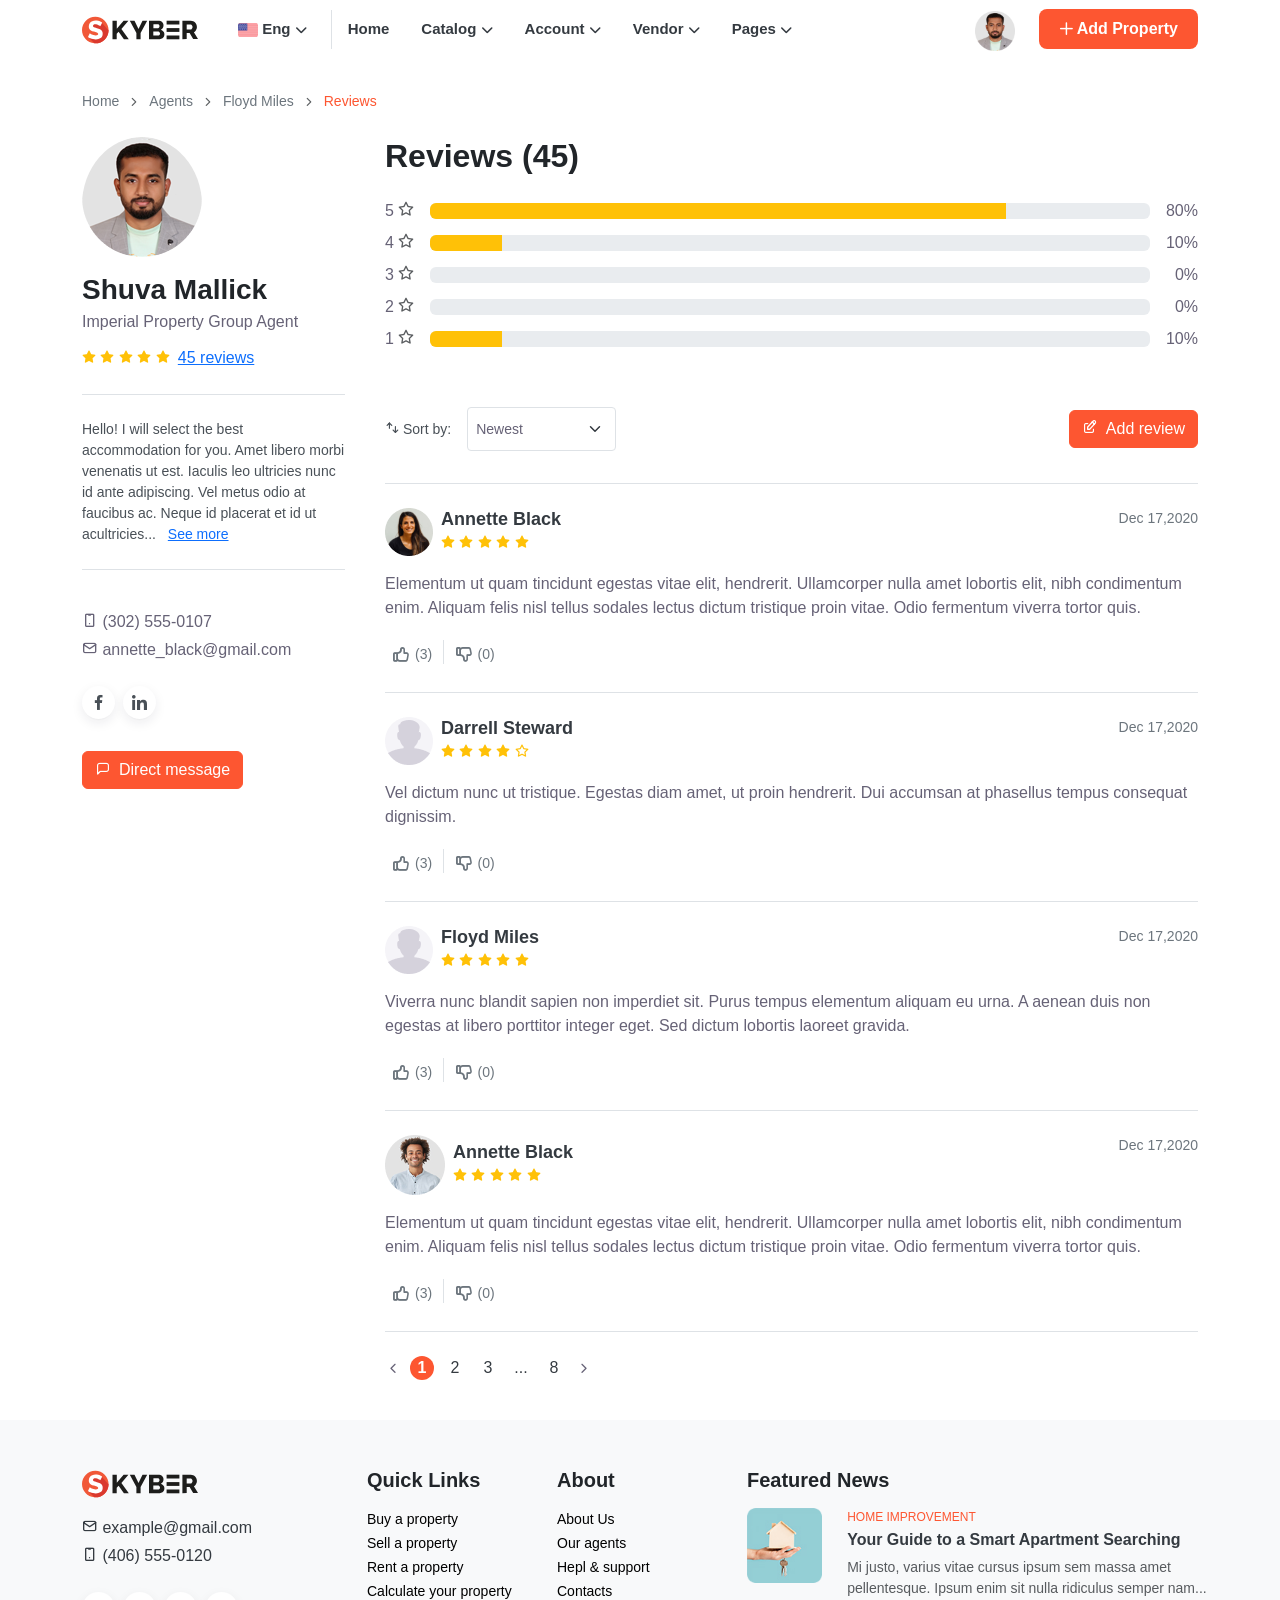
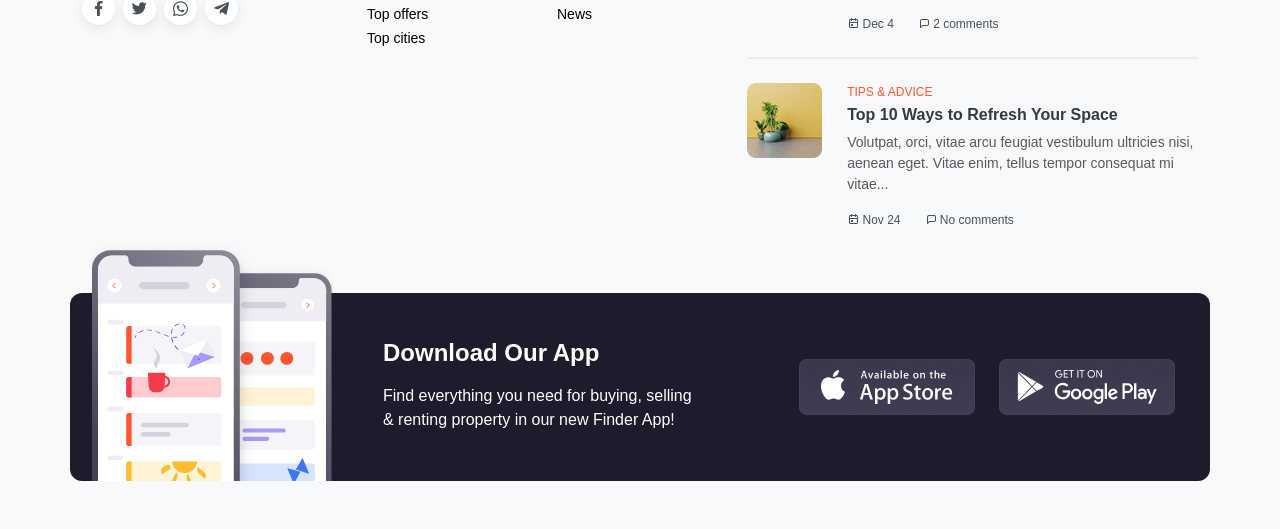
<file: reviews.html>
<!DOCTYPE html>
<html lang="en">
  <head>
    <meta charset="UTF-8" />
    <meta http-equiv="X-UA-Compatible" content="IE=edge" />
    <meta name="viewport" content="width=device-width, initial-scale=1.0" />
    <!-- Favicon -->
    <link rel="shortcut icon" href="./images/logo.png" type="image/x-icon" />
    <!-- Google Fonts -->
    <link rel="preconnect" href="https://fonts.googleapis.com" />
    <link rel="preconnect" href="https://fonts.gstatic.com" crossorigin />
    <link
      href="https://fonts.googleapis.com/css2?family=Poppins:wght@100;200;300;400;500;600;700;800&display=swap"
      rel="stylesheet"
    />
    <!-- Fontawesome CSS -->
    <link
      rel="stylesheet"
      href="https://cdnjs.cloudflare.com/ajax/libs/font-awesome/6.1.1/css/all.min.css"
      integrity="sha512-KfkfwYDsLkIlwQp6LFnl8zNdLGxu9YAA1QvwINks4PhcElQSvqcyVLLD9aMhXd13uQjoXtEKNosOWaZqXgel0g=="
      crossorigin="anonymous"
      referrerpolicy="no-referrer"
    />
    <!-- Custom icons -->
    <link rel="stylesheet" href="./assets/icons.css" />
    <!-- Bootstrap CSS only -->
    <link
      href="https://cdn.jsdelivr.net/npm/bootstrap@5.2.1/dist/css/bootstrap.min.css"
      rel="stylesheet"
      integrity="sha384-iYQeCzEYFbKjA/T2uDLTpkwGzCiq6soy8tYaI1GyVh/UjpbCx/TYkiZhlZB6+fzT"
      crossorigin="anonymous"
    />

    <!-- custom css -->
    <link rel="stylesheet" href="./css/style.css" />
    <title>Vendor - Reviews</title>
  </head>

  <body>
    <!-- Navbar Start -->
    <header class="header-area">
      <nav class="navbar navbar-expand-lg custom-header">
        <div class="container">
          <a class="navbar-brand" href="./index.html"
            ><img
              src="./assets/images/logo-finder.svg"
              class="img-fluid"
              alt="Logo"
          /></a>
          <button
            class="navbar-toggler"
            type="button"
            data-bs-toggle="collapse"
            data-bs-target="#navbarSupportedContent"
            aria-controls="navbarSupportedContent"
            aria-expanded="false"
            aria-label="Toggle navigation"
          >
            <span class="navbar-toggler-icon"></span>
          </button>

          <div class="collapse navbar-collapse" id="navbarSupportedContent">
            <!-- Left Side Menu -->
            <ul class="navbar-nav me-auto mb-2 mb-lg-0 custom-menu">
              <!-- Language Change Menu -->
              <li class="nav-item dropdown px-3 menu-language">
                <a
                  class="nav-link dropdown-toggle"
                  href="#"
                  role="button"
                  data-bs-toggle="dropdown"
                  aria-expanded="false"
                >
                  <img
                    src="./assets/images/icons/united-states 1.svg"
                    class="img-fluid"
                    alt="United State Flag"
                  />
                  Eng
                </a>
                <ul class="dropdown-menu">
                  <li class="nav-item">
                    <a class="dropdown-item" href="#">BN</a>
                  </li>
                  <li class="nav-item">
                    <a class="dropdown-item" href="#">ES</a>
                  </li>
                  <li class="nav-item">
                    <a class="dropdown-item" href="#">AR</a>
                  </li>
                </ul>
              </li>

              <!-- Home menu item -->
              <li class="nav-item dropdown px-2">
                <a class="nav-link" href="./index.html">Home</a>
              </li>

              <!-- Catalog menu items -->
              <li class="nav-item dropdown px-2">
                <a
                  class="nav-link dropdown-toggle"
                  href="#"
                  role="button"
                  data-bs-toggle="dropdown"
                  aria-expanded="false"
                >
                  Catalog
                </a>
                <ul class="dropdown-menu">
                  <li class="nav-item">
                    <a class="dropdown-item" href="./property-for-rent.html"
                      >Property for Rent</a
                    >
                  </li>
                  <li class="nav-item">
                    <a class="dropdown-item" href="./property-for-sale.html"
                      >Property for Sell</a
                    >
                  </li>

                  <li class="nav-item">
                    <a class="dropdown-item" href="./single-property-v1.html"
                      >Single Property</a
                    >
                  </li>
                </ul>
              </li>

              <!-- Account menu item -->
              <li class="nav-item dropdown px-2">
                <a
                  class="nav-link dropdown-toggle"
                  href="#"
                  role="button"
                  data-bs-toggle="dropdown"
                  aria-expanded="false"
                >
                  Account
                </a>
                <ul class="dropdown-menu">
                  <li class="nav-item">
                    <a
                      class="dropdown-item"
                      href="#"
                      data-bs-toggle="modal"
                      data-bs-target="#sign-in-Modal"
                      >Sign In</a
                    >
                  </li>
                  <li class="nav-item">
                    <a
                      class="dropdown-item"
                      href="#"
                      data-bs-toggle="modal"
                      data-bs-target="#signup-Modal"
                      >Sign Up</a
                    >
                  </li>
                  <li class="nav-item">
                    <a class="dropdown-item" href="./personal-info.html"
                      >Personal Info</a
                    >
                  </li>
                  <li class="nav-item">
                    <a class="dropdown-item" href="./security.html">Security</a>
                  </li>
                  <li class="nav-item">
                    <a class="dropdown-item" href="./my-properties.html"
                      >My Properties</a
                    >
                  </li>
                  <li class="nav-item">
                    <a class="dropdown-item" href="./wishlist.html">Wishlist</a>
                  </li>
                  <li class="nav-item">
                    <a class="dropdown-item" href="./ac-reviews.html"
                      >Reviews</a
                    >
                  </li>
                  <li class="nav-item">
                    <a class="dropdown-item" href="./notifications.html"
                      >Notifications</a
                    >
                  </li>
                </ul>
              </li>

              <!-- Vendor menu item -->
              <li class="nav-item dropdown px-2">
                <a
                  class="nav-link dropdown-toggle"
                  href="#"
                  role="button"
                  data-bs-toggle="dropdown"
                  aria-expanded="false"
                >
                  Vendor
                </a>
                <ul class="dropdown-menu">
                  <li class="nav-item">
                    <a class="dropdown-item" href="./add-property.html"
                      >Add Property</a
                    >
                  </li>
                  <li class="nav-item">
                    <a class="dropdown-item" href="./promotion.html"
                      >Property Promotion</a
                    >
                  </li>
                  <li class="nav-item">
                    <a class="dropdown-item" href="./vendor-rent.html"
                      >Vendor Page: Rent</a
                    >
                  </li>
                  <li class="nav-item">
                    <a class="dropdown-item" href="./vendor-sale.html"
                      >Vendor Page: Sale</a
                    >
                  </li>
                  <li class="nav-item">
                    <a class="dropdown-item active" href="./reviews.html"
                      >Vendor Page: Reviews</a
                    >
                  </li>
                </ul>
              </li>

              <!-- Pages menu item -->
              <li class="nav-item dropdown px-2">
                <a
                  class="nav-link dropdown-toggle"
                  href="#"
                  role="button"
                  data-bs-toggle="dropdown"
                  aria-expanded="false"
                >
                  Pages
                </a>
                <ul class="dropdown-menu">
                  <li class="nav-item">
                    <a class="dropdown-item" href="./blog.html">Blog</a>
                  </li>
                  <li class="nav-item">
                    <a class="dropdown-item" href="./post.html">Post</a>
                  </li>
                  <li class="nav-item">
                    <a class="dropdown-item" href="./about.html">About</a>
                  </li>
                  <li class="nav-item">
                    <a class="dropdown-item" href="./help-center.html"
                      >Help Center</a
                    >
                  </li>
                  <li class="nav-item">
                    <a class="dropdown-item" href="./contact.html">Contact</a>
                  </li>
                  <li class="nav-item">
                    <a class="dropdown-item" href="./404.html">404</a>
                  </li>
                </ul>
              </li>
            </ul>

            <!-- MODAL SIGN IN START -->
            <div
              class="modal fade"
              id="sign-in-Modal"
              tabindex="-1"
              aria-labelledby="sign-in-ModalLabel"
              aria-hidden="true"
            >
              <div class="modal-dialog modal-dialog-centered">
                <div class="modal-content">
                  <!-- start -->
                  <div class="modal-body px-0 py-0">
                    <button
                      class="btn-close position-absolute top-0 end-0 mt-3 me-3"
                      type="button"
                      data-bs-dismiss="modal"
                    ></button>

                    <!-- contents -->
                    <div class="row sign-in-modal mx-0 align-items-center">
                      <!-- left side -->
                      <div class="col-md-6 p-3 p-lg-5 border-right">
                        <div class="left-contents">
                          <h2 class="modal-title mb-4 mb-sm-5">
                            Hey there!<br />Welcome back.
                          </h2>
                          <img
                            class="d-block mx-auto"
                            src="./assets/images/sign-in-illustration.svg"
                            width="344"
                            alt="Illustartion"
                          />
                          <div class="dont-have mt-4">
                            Don't have an account?
                            <a
                              href="#signup-Modal"
                              data-bs-toggle="modal"
                              data-bs-dismiss="modal"
                              >Sign up here</a
                            >
                          </div>
                        </div>
                      </div>

                      <!-- right side -->
                      <div class="col-md-6 px-4 p-3 p-lg-5">
                        <div class="right-contents">
                          <button
                            class="btn btn-outline-info mb-3 w-100"
                            href="#"
                          >
                            <i class="icon-google me-1"></i>Sign in with Google
                          </button>
                          <button
                            class="btn btn-outline-info mb-3 w-100"
                            href="#"
                          >
                            <i class="icon-Facebook-white-bg me-1"></i>Sign in
                            with Facebook
                          </button>

                          <div class="d-flex align-items-center py-2 mb-1">
                            <hr class="w-100" />
                            <p class="or px-3">Or</p>
                            <hr class="w-100" />
                          </div>

                          <form class="sign-in-form">
                            <div class="mb-4">
                              <label class="form-label mb-2" for="signin-email"
                                >Email address</label
                              >
                              <input
                                class="form-control"
                                type="email"
                                id="signin-email"
                                placeholder="Enter your email"
                                required=""
                              />
                            </div>

                            <div class="mb-4">
                              <div
                                class="d-flex align-items-center justify-content-between mb-0"
                              >
                                <label
                                  class="form-label mb-2"
                                  for="signin-password"
                                  >Password</label
                                >
                                <a class="forgot-pass" href="#"
                                  >Forgot password?</a
                                >
                              </div>

                              <div
                                class="form-input-icon d-flex align-items-center"
                              >
                                <input
                                  class="form-control custom-form-control"
                                  type="password"
                                  id="signin-password"
                                  placeholder="Enter password"
                                  required=""
                                />
                                <i class="icon-off"></i>
                              </div>
                            </div>

                            <button
                              class="btn btn-primary btn-lg w-100"
                              type="submit"
                            >
                              Sign in
                            </button>
                          </form>
                        </div>
                      </div>
                      <!-- end row -->
                    </div>
                  </div>
                  <!-- end -->
                </div>
              </div>
            </div>
            <!-- MODAL SIGN IN  END -->

            <!-- MODAL SIGN UP START -->
            <div
              class="modal fade"
              id="signup-Modal"
              tabindex="-1"
              aria-labelledby="signup-ModalLabel"
              aria-hidden="true"
            >
              <div class="modal-dialog modal-dialog-centered">
                <div class="modal-content">
                  <!-- start -->
                  <div class="modal-body px-0 py-0">
                    <button
                      class="btn-close position-absolute top-0 end-0 mt-3 me-3"
                      type="button"
                      data-bs-dismiss="modal"
                    ></button>

                    <!-- MODAL contents -->
                    <div class="row signup-modal mx-0 align-items-center">
                      <!-- left MODAL side -->
                      <div class="col-md-6 p-3 p-lg-5 border-right">
                        <div class="left-contents">
                          <h2 class="modal-title mb-4 mb-sm-5">
                            Join Finder.<br />
                            premium benefits:
                          </h2>

                          <ul class="left-list list-unstyled mb-4">
                            <li class="d-flex mb-2">
                              <i class="icon-circle text-primary mt-1 me-2"></i
                              ><span>Add and promote your listings</span>
                            </li>
                            <li class="d-flex mb-2">
                              <i class="icon-circle text-primary mt-1 me-2"></i
                              ><span>Easily manage your wishlist</span>
                            </li>
                            <li class="d-flex mb-0">
                              <i class="icon-circle text-primary mt-1 me-2"></i
                              ><span>Leave reviews</span>
                            </li>
                          </ul>

                          <img
                            class="d-block mx-auto"
                            src="./assets/images/sign-up-illustration.svg"
                            width="344"
                            alt="Illustartion"
                          />

                          <div class="dont-have mt-4">
                            Already have an account?
                            <a
                              href="#sign-in-Modal"
                              data-bs-toggle="modal"
                              data-bs-dismiss="modal"
                              >Sign In</a
                            >
                          </div>
                        </div>
                      </div>

                      <!-- right MODAL side -->
                      <div class="col-md-6 px-4 p-3 p-lg-5">
                        <div class="right-contents">
                          <button
                            class="btn btn-outline-info mb-3 w-100"
                            href="#"
                          >
                            <i class="icon-google me-1"></i>Sign in with Google
                          </button>
                          <button
                            class="btn btn-outline-info mb-3 w-100"
                            href="#"
                          >
                            <i class="icon-Facebook-white-bg me-1"></i>Sign in
                            with Facebook
                          </button>

                          <div class="d-flex align-items-center py-2 mb-0">
                            <hr class="w-100" />
                            <p class="or px-3">Or</p>
                            <hr class="w-100" />
                          </div>

                          <form class="signup-form" novalidate="">
                            <div class="mb-2">
                              <label class="form-label" for="signup-name"
                                >Full Name</label
                              >
                              <input
                                class="form-control"
                                type="text"
                                id="signup-name"
                                placeholder="Enter your full name"
                                required=""
                              />
                            </div>

                            <div class="mb-2">
                              <label class="form-label" for="signup-email"
                                >Email Address</label
                              >
                              <input
                                class="form-control"
                                type="email"
                                id="signup-email"
                                placeholder="Enter your email"
                                required=""
                              />
                            </div>

                            <div class="mb-2">
                              <label class="form-label" for="signup-password"
                                >Password
                                <span class="text-muted"
                                  >(min. 8 char)</span
                                ></label
                              >

                              <div
                                class="form-input-icon d-flex align-items-center"
                              >
                                <input
                                  class="form-control custom-form-control"
                                  type="password"
                                  id="signup-password"
                                  required=""
                                />
                                <i class="icon-off"></i>
                              </div>
                            </div>

                            <div class="mb-3">
                              <label
                                class="form-label"
                                for="signup-confirm-password"
                                >Confirm Password
                              </label>

                              <div
                                class="form-input-icon d-flex align-items-center"
                              >
                                <input
                                  class="form-control custom-form-control"
                                  type="password"
                                  id="signup-confirm-password"
                                  required=""
                                />
                                <i class="icon-off"></i>
                              </div>
                            </div>

                            <div class="form-check mb-4">
                              <input
                                class="form-check-input"
                                type="checkbox"
                                id="agree-to-terms"
                                required=""
                              />
                              <label
                                class="form-check-label"
                                for="agree-to-terms"
                                >By joining, I agree to the
                                <a href="#">Terms of use</a> and
                                <a href="#">Privacy policy</a></label
                              >
                            </div>
                            <button
                              class="btn btn-primary btn-lg w-100"
                              type="submit"
                            >
                              Sign up
                            </button>
                          </form>
                        </div>
                      </div>
                      <!-- end row -->
                    </div>
                  </div>
                  <!-- end -->
                </div>
              </div>
            </div>
            <!-- MODAL SIGN UP END -->

            <!-- RIGHT nav -->
            <div class="d-flex gap-4 align-items-center">
              <div class="nav-user-pic m-0 p-0">
                <a href="personal-info.html"
                  ><img
                    src="./assets/images/user/shuvo-mallick-pic.png"
                    class="img-fluid"
                    alt="User Picture"
                /></a>
              </div>
              <a
                class="btn btn-primary custom-btn flex-shrink-0"
                href="./add-property.html"
              >
                <i class="fa-regular fa-plus"></i> Add Property
              </a>
            </div>
          </div>
        </div>
      </nav>
    </header>
    <!-- Navbar End -->

    <!-- CONTENTS START -->
    <section class="mt-3 pb-lg-4">
      <div class="container">
        <div class="row gy-4 gy-lg-0">
          <!-- Breadcrumb -->
          <nav class="mb-2 pt-md-3" aria-label="Breadcrumb">
            <ol class="breadcrumb">
              <li class="breadcrumb-item">
                <a href="index.html" class="">Home</a>
              </li>
              <li class="breadcrumb-item" aria-current="page">Agents</li>
              <li class="breadcrumb-item" aria-current="page">Floyd Miles</li>
              <li class="breadcrumb-item active" aria-current="page">
                Reviews
              </li>
            </ol>
          </nav>
        </div>

        <!-- Rent contents -->
        <div class="row vendor-rent promo-contents">
          <div class="d-flex flex-column flex-md-row">
            <!-- LEFT SIDE -->
            <div class="vendor-rent-left col-lg-3 col-md-4 mb-5">
              <div class="pe-md-3">
                <a href="./reviews.html">
                  <img
                    class="d-block rounded-circle m-auto m-md-0 mb-3 pb-3"
                    src="./assets/images/user/shuvo-mallick-pic.png"
                    width="120"
                    alt="Floyd Miles"
                  />
                </a>
                <h2 class="user-name text-center text-md-start mb-1">
                  Shuva Mallick
                </h2>
                <p class="text-center text-md-start mb-2 pb-1">
                  Imperial Property Group Agent
                </p>

                <div
                  class="d-flex justify-content-center justify-content-md-start border-bottom pb-4 mb-4"
                >
                  <span class="review-icons">
                    <i class="icon-rating text-warning"></i>
                    <i class="icon-rating text-warning"></i>
                    <i class="icon-rating text-warning"></i>
                    <i class="icon-rating text-warning"></i>
                    <i class="icon-rating text-warning"></i> </span
                  ><a class="ms-2" href="#">45 reviews</a>
                </div>

                <div class="border-bottom pb-4 mb-4">
                  <p class="user-description mb-0">
                    Hello! I will select the best accommodation for you. Amet
                    libero morbi venenatis ut est. Iaculis leo ultricies nunc id
                    ante adipiscing. Vel metus odio at faucibus ac. Neque id
                    placerat et id ut acultricies...
                    <a class="ms-2" href="#">See more</a>
                  </p>
                </div>

                <ul class="d-table list-unstyled mx-auto mx-md-0 mb-3 mb-md-4">
                  <p class="m-0 mb-1 mt-3 mb-0">
                    <i class="icon-phone-1"></i> (302) 555-0107
                  </p>
                  <p class="m-0 d-block">
                    <i class="icon-mail"></i>
                    <span class="text-truncate">annette_black@gmail.com</span>
                  </p>
                </ul>

                <div
                  class="d-table text-center text-md-start align-items-center mx-auto mx-md-0"
                >
                  <div class="custom-social-icons d-flex gap-2 m-auto">
                    <i class="icon-Facebook-white-bg rounded-circle"></i>
                    <i class="icon-linkedin"></i>
                  </div>
                </div>

                <div class="text-center text-md-start pt-md-2 mt-4">
                  <a class="btn btn-primary" href="#"
                    ><i class="icon-left me-2"></i>Direct message</a
                  >
                </div>
              </div>
              <!-- end left -->
            </div>

            <!-- RIGHT SIDE -->
            <div class="col-lg-9 col-md-8 ps-md-4">
              <div class="vendor-reviews-right">
                <h1 class="page-title mb-4">Reviews (45)</h1>

                <!-- Progress bar -->
                <!-- single progress -->
                <div class="d-flex align-items-center mb-2">
                  <div class="text-nowrap me-3">
                    5<i class="icon-star-default text-muted ms-1"></i>
                  </div>
                  <div class="progress">
                    <div
                      class="progress-bar bg-warning"
                      role="progressbar"
                      style="width: 80%"
                      aria-valuenow="80"
                      aria-valuemin="0"
                      aria-valuemax="100"
                    ></div>
                  </div>
                  <div
                    class="flex-shrink-0 flex-grow-1 text-end ps-2"
                    style="width: 3rem"
                  >
                    80%
                  </div>
                </div>

                <!-- single progress -->
                <div class="d-flex align-items-center mb-2">
                  <div class="text-nowrap me-3">
                    4<i class="icon-star-default text-muted ms-1"></i>
                  </div>
                  <div class="progress">
                    <div
                      class="progress-bar bg-warning"
                      role="progressbar"
                      style="width: 10%"
                      aria-valuenow="10"
                      aria-valuemin="0"
                      aria-valuemax="100"
                    ></div>
                  </div>
                  <div
                    class="flex-shrink-0 flex-grow-1 text-end ps-2"
                    style="width: 3rem"
                  >
                    10%
                  </div>
                </div>

                <!-- single progress -->
                <div class="d-flex align-items-center mb-2">
                  <div class="text-nowrap me-3">
                    3<i class="icon-star-default text-muted ms-1"></i>
                  </div>
                  <div class="progress">
                    <div
                      class="progress-bar bg-warning"
                      role="progressbar"
                      aria-valuenow="0"
                      aria-valuemin="0"
                      aria-valuemax="100"
                    ></div>
                  </div>
                  <div
                    class="flex-shrink-0 flex-grow-1 text-end ps-2"
                    style="width: 3rem"
                  >
                    0%
                  </div>
                </div>

                <!-- single progress -->
                <div class="d-flex align-items-center mb-2">
                  <div class="text-nowrap me-3">
                    2<i class="icon-star-default text-muted ms-1"></i>
                  </div>
                  <div class="progress">
                    <div
                      class="progress-bar bg-warning"
                      role="progressbar"
                      aria-valuenow="0"
                      aria-valuemin="0"
                      aria-valuemax="100"
                    ></div>
                  </div>
                  <div
                    class="flex-shrink-0 flex-grow-1 text-end ps-2"
                    style="width: 3rem"
                  >
                    0%
                  </div>
                </div>

                <!-- single progress -->
                <div class="d-flex align-items-center mb-5">
                  <div class="text-nowrap me-3">
                    1<i class="icon-star-default text-muted ms-1"></i>
                  </div>
                  <div class="progress">
                    <div
                      class="progress-bar bg-warning"
                      role="progressbar"
                      style="width: 10%"
                      aria-valuenow="10"
                      aria-valuemin="0"
                      aria-valuemax="100"
                    ></div>
                  </div>
                  <div
                    class="flex-shrink-0 flex-grow-1 text-end ps-2"
                    style="width: 3rem"
                  >
                    10%
                  </div>
                </div>

                <!-- Post Review -->
                <div class="mb-4 pb-4 border-bottom">
                  <div
                    class="d-flex flex-sm-row flex-column align-items-sm-center align-items-stretch justify-content-between"
                  >
                    <!-- property item Sorting -->
                    <div
                      class="property-item-sorting d-flex flex-sm-row flex-column align-items-sm-center justify-content-between align-items-stretch my-2"
                    >
                      <div class="d-flex align-items-center flex-shrink-0">
                        <label class="text-nowrap me-3" for="sortby"
                          ><i class="icon-switch-vertical"></i> Sort by:</label
                        >

                        <select class="form-select form-select-sm" id="sortby">
                          <option>Newest</option>
                          <option>Popularity</option>
                          <option>Low - High Price</option>
                          <option>High - Low Price</option>
                          <option>High rating</option>
                          <option>Average Rating</option>
                        </select>
                      </div>
                    </div>

                    <button class="btn btn-primary">
                      <i class="icon-edit me-2"></i>Add review
                    </button>

                    <!-- end -->
                  </div>
                </div>

                <!-- reivew -->
                <div class="review mb-4 pb-4 border-bottom">
                  <div class="d-flex justify-content-between mb-3">
                    <div class="d-flex align-items-center pe-3">
                      <img
                        src="./assets/images/catalog/single-property-page/ammett-black.png"
                        class="img-fluid me-2"
                        alt="Review Icon"
                      />
                      <div>
                        <h5 class="reivew-title m-0">Annette Black</h5>
                        <span class="review-icons">
                          <i class="icon-rating text-warning"></i>
                          <i class="icon-rating text-warning"></i>
                          <i class="icon-rating text-warning"></i>
                          <i class="icon-rating text-warning"></i>
                          <i class="icon-rating text-warning"></i>
                        </span>
                      </div>
                    </div>
                    <p class="custom-mute-text">Dec 17,2020</p>
                    <!-- end -->
                  </div>
                  <p>
                    Elementum ut quam tincidunt egestas vitae elit, hendrerit.
                    Ullamcorper nulla amet lobortis elit, nibh condimentum enim.
                    Aliquam felis nisl tellus sodales lectus dictum tristique
                    proin vitae. Odio fermentum viverra tortor quis.
                  </p>

                  <div class="review-like-icon d-flex align-items-center m-0">
                    <button class="btn-like m-0">
                      <i class="icon-like me-1 align-middle"></i
                      ><span class="custom-mute-text">(3)</span>
                    </button>

                    <div class="border-end me-1">&nbsp;</div>

                    <button class="btn-like">
                      <i class="icon-dislike me-1 align-middle"></i
                      ><span class="custom-mute-text">(0)</span>
                    </button>
                  </div>
                </div>

                <!-- reivew -->
                <div class="review mb-4 pb-4 border-bottom">
                  <div class="d-flex justify-content-between mb-3">
                    <div class="d-flex align-items-center pe-3">
                      <img
                        src="./assets/images/catalog/single-property-page/avatar.png"
                        class="img-fluid me-2"
                        alt="Review Icon"
                      />
                      <div>
                        <h5 class="reivew-title m-0">Darrell Steward</h5>
                        <span class="review-icons">
                          <i class="icon-rating text-warning"></i>
                          <i class="icon-rating text-warning"></i>
                          <i class="icon-rating text-warning"></i>
                          <i class="icon-rating text-warning"></i>
                          <i class="icon-star-default text-warning"></i>
                        </span>
                      </div>
                    </div>
                    <p class="custom-mute-text">Dec 17,2020</p>
                    <!-- end -->
                  </div>
                  <p>
                    Vel dictum nunc ut tristique. Egestas diam amet, ut proin
                    hendrerit. Dui accumsan at phasellus tempus consequat
                    dignissim.
                  </p>

                  <div class="review-like-icon d-flex align-items-center m-0">
                    <button class="btn-like m-0">
                      <i class="icon-like me-1 align-middle"></i
                      ><span class="custom-mute-text">(3)</span>
                    </button>

                    <div class="border-end me-1">&nbsp;</div>

                    <button class="btn-like">
                      <i class="icon-dislike me-1 align-middle"></i
                      ><span class="custom-mute-text">(0)</span>
                    </button>
                  </div>
                </div>

                <!-- reivew -->
                <div class="review mb-4 pb-4 border-bottom">
                  <div class="d-flex justify-content-between mb-3">
                    <div class="d-flex align-items-center pe-3">
                      <img
                        src="./assets/images/catalog/single-property-page/avatar.png"
                        class="img-fluid me-2"
                        alt="Review Icon"
                      />
                      <div>
                        <h5 class="reivew-title m-0">Floyd Miles</h5>
                        <span class="review-icons">
                          <i class="icon-rating text-warning"></i>
                          <i class="icon-rating text-warning"></i>
                          <i class="icon-rating text-warning"></i>
                          <i class="icon-rating text-warning"></i>
                          <i class="icon-rating text-warning"></i>
                        </span>
                      </div>
                    </div>
                    <p class="custom-mute-text">Dec 17,2020</p>
                    <!-- end -->
                  </div>
                  <p>
                    Viverra nunc blandit sapien non imperdiet sit. Purus tempus
                    elementum aliquam eu urna. A aenean duis non egestas at
                    libero porttitor integer eget. Sed dictum lobortis laoreet
                    gravida.
                  </p>

                  <div class="review-like-icon d-flex align-items-center m-0">
                    <button class="btn-like m-0">
                      <i class="icon-like me-1 align-middle"></i
                      ><span class="custom-mute-text">(3)</span>
                    </button>

                    <div class="border-end me-1">&nbsp;</div>

                    <button class="btn-like">
                      <i class="icon-dislike me-1 align-middle"></i
                      ><span class="custom-mute-text">(0)</span>
                    </button>
                  </div>
                </div>

                <!-- reivew -->
                <div class="review mb-4 pb-4 border-bottom">
                  <div class="d-flex justify-content-between mb-3">
                    <div class="d-flex align-items-center pe-3">
                      <img
                        src="./assets/images/catalog/single-property-page/floyd-miles.png"
                        class="img-fluid me-2"
                        alt="Review Icon"
                      />
                      <div>
                        <h5 class="reivew-title m-0">Annette Black</h5>
                        <span class="review-icons">
                          <i class="icon-rating text-warning"></i>
                          <i class="icon-rating text-warning"></i>
                          <i class="icon-rating text-warning"></i>
                          <i class="icon-rating text-warning"></i>
                          <i class="icon-rating text-warning"></i>
                        </span>
                      </div>
                    </div>
                    <p class="custom-mute-text">Dec 17,2020</p>
                    <!-- end -->
                  </div>
                  <p>
                    Elementum ut quam tincidunt egestas vitae elit, hendrerit.
                    Ullamcorper nulla amet lobortis elit, nibh condimentum enim.
                    Aliquam felis nisl tellus sodales lectus dictum tristique
                    proin vitae. Odio fermentum viverra tortor quis.
                  </p>

                  <div class="review-like-icon d-flex align-items-center m-0">
                    <button class="btn-like m-0">
                      <i class="icon-like me-1 align-middle"></i
                      ><span class="custom-mute-text">(3)</span>
                    </button>

                    <div class="border-end me-1">&nbsp;</div>

                    <button class="btn-like">
                      <i class="icon-dislike me-1 align-middle"></i
                      ><span class="custom-mute-text">(0)</span>
                    </button>
                  </div>
                </div>

                <!-- pagination -->
                <nav class="custom-pagination mt-4">
                  <ul class="pagination align-items-center">
                    <li class="page-item icon-single-left"></li>
                    <li class="page-item">
                      <a class="page-link active" href="#">1</a>
                    </li>
                    <li class="page-item" aria-current="page">
                      <a class="page-link" href="#">2</a>
                    </li>
                    <li class="page-item">
                      <a class="page-link" href="#">3</a>
                    </li>
                    <li class="page-item">
                      <a class="page-link" href="#">...</a>
                    </li>
                    <li class="page-item">
                      <a class="page-link" href="#">8</a>
                    </li>
                    <li class="page-item icon-single-right" href="#"></li>
                  </ul>
                </nav>
                <!-- end -->
              </div>
              <!-- end right -->
            </div>
          </div>
        </div>
      </div>
    </section>
    <!-- END -->

    <!-- FOOTER START -->
    <footer class="bg-light py-5">
      <div class="container">
        <div class="row">
          <!-- Social Media Column -->
          <div class="footer-contact col-lg-3 col-sm-6 col-12 mb-3">
            <img
              src="./assets/images/logo-finder.svg"
              class="img-fluid mb-3"
              alt="Logo"
            />
            <p class="m-0 mb-1"><i class="icon-mail"></i> example@gmail.com</p>
            <p><i class="icon-phone-1"></i> (406) 555-0120</p>

            <div class="custom-social-icons d-flex gap-2 mt-4">
              <i class="icon-Facebook-white-bg rounded-circle"></i>
              <i class="icon-twitter rounded-circle"></i>
              <i class="icon-whatsapp rounded-circle"></i>
              <i class="icon-telegram-1 rounded-circle"></i>
            </div>
          </div>

          <!-- Quick Links-Column -->
          <div class="custom-footer-quick-link col-lg-2 col-sm-6 col-12 mb-3">
            <h4 class="footer-heading pb-2">Quick Links</h4>
            <p class="m-0 p-0">
              <a href="#" class="text-black" style="text-decoration: none"
                >Buy a property</a
              >
            </p>
            <p class="m-0 p-0">
              <a href="#" class="text-black" style="text-decoration: none"
                >Sell a property</a
              >
            </p>
            <p class="m-0 p-0">
              <a href="#" class="text-black" style="text-decoration: none"
                >Rent a property</a
              >
            </p>
            <p class="m-0 p-0">
              <a href="#" class="text-black" style="text-decoration: none"
                >Сalculate your property</a
              >
            </p>
            <p class="m-0 p-0">
              <a href="#" class="text-black" style="text-decoration: none"
                >Top offers</a
              >
            </p>
            <p class="m-0 p-0">
              <a href="#" class="text-black" style="text-decoration: none"
                >Top cities</a
              >
            </p>
          </div>

          <!-- About Column -->
          <div class="custom-footer-about-link col-lg-2 col-sm-6 col-12 mb-3">
            <h4 class="footer-heading pb-2">About</h4>
            <p class="m-0 p-0">
              <a href="#" class="text-black" style="text-decoration: none"
                >About Us</a
              >
            </p>
            <p class="m-0 p-0">
              <a href="#" class="text-black" style="text-decoration: none"
                >Our agents</a
              >
            </p>
            <p class="m-0 p-0">
              <a href="#" class="text-black" style="text-decoration: none"
                >Hepl & support</a
              >
            </p>
            <p class="m-0 p-0">
              <a href="#" class="text-black" style="text-decoration: none"
                >Contacts</a
              >
            </p>
            <p class="m-0 p-0">
              <a href="#" class="text-black" style="text-decoration: none"
                >News</a
              >
            </p>
          </div>

          <!-- Featured News Column -->
          <div class="footer-featured-newses col-md-5 mb-5">
            <h4 class="footer-heading pb-2">Featured News</h4>
            <!-- Single News -->
            <div
              class="featured-news col-12 mb-4 d-flex justify-content-between"
            >
              <div class="featured-news-img col-2">
                <img
                  src="./assets/images/news/featured-news-2.png"
                  class="img-fluid"
                  alt="Featured News"
                />
              </div>

              <div class="featured-news-info col-sm-10 pe-3">
                <p class="m-0 mb-1 p-0">HOME IMPROVEMENT</p>
                <h3>Your Guide to a Smart Apartment Searching</h3>
                <p class="text-muted news-description m-0 mb-3">
                  Mi justo, varius vitae cursus ipsum sem massa amet
                  pellentesque. Ipsum enim sit nulla ridiculus semper nam...
                </p>

                <div class="featured-news-date d-flex gap-4 m-0 p-0">
                  <p class="m-0 p-0"><i class="icon-date"></i> Dec 4</p>
                  <p class="m-0 p-0"><i class="icon-left"></i> 2 comments</p>
                </div>
              </div>
            </div>

            <hr class="footer-news-divider" />

            <!-- Single News -->
            <div
              class="featured-news col-12 mb-3 mt-4 d-flex justify-content-between"
            >
              <div class="featured-news-img col-2">
                <img
                  src="./assets/images/news/featured-news-1.png"
                  class="img-fluid"
                  alt="Featured News"
                />
              </div>

              <div class="featured-news-info col-sm-10 pe-3">
                <p class="m-0 mb-1 p-0">TIPS & ADVICE</p>
                <h3>Top 10 Ways to Refresh Your Space</h3>
                <p class="text-muted news-description m-0 mb-3">
                  Volutpat, orci, vitae arcu feugiat vestibulum ultricies nisi,
                  aenean eget. Vitae enim, tellus tempor consequat mi vitae...
                </p>

                <div class="featured-news-date d-flex gap-4 m-0 p-0">
                  <p class="m-0 p-0"><i class="icon-date"></i> Nov 24</p>
                  <p class="m-0 p-0"><i class="icon-left"></i> No comments</p>
                </div>
              </div>
            </div>
            <!-- End Featured -->
          </div>
          <!-- End -->
        </div>

        <!-- Download Our App -->
        <div
          class="row custom-download-our-app justify-content-center align-items-center"
        >
          <div class="custom-download-app-artwork col-md-3 text-center">
            <img
              src="./assets/images/illustration/download-our-app.svg"
              class="img-fluid"
              alt="Download Our App"
            />
          </div>

          <div
            class="download-app-info-icon col-lg-9 d-flex flex-lg-row flex-column justify-content-center align-content-center text-center text-lg-start"
          >
            <!-- info -->
            <div class="download-app-info col-lg-6 pt-3 pb-1 px-3">
              <h4 class="mb-3">Download Our App</h4>
              <p>
                Find everything you need for buying, selling <br />
                & renting property in our new Finder App!
              </p>
            </div>

            <!-- icons -->
            <div
              class="custom-download-app-store-icon col-lg-6 d-flex p-lg-3 pb-4 d-flex gap-4 justify-content-lg-start justify-content-center align-items-center"
            >
              <img
                src="./assets/images/icons/app-store.png"
                class="img-fluid"
                alt="Download Our App"
              />
              <img
                src="./assets/images/icons/google-play.png"
                class="img-fluid"
                alt="Download Our App"
              />
            </div>
          </div>
        </div>
      </div>
    </footer>
    <!-- FOOTER END -->

    <!-- Bootstrap JS JavaScript Bundle with Popper -->
    <script
      src="https://cdn.jsdelivr.net/npm/bootstrap@5.2.1/dist/js/bootstrap.bundle.min.js"
      integrity="sha384-u1OknCvxWvY5kfmNBILK2hRnQC3Pr17a+RTT6rIHI7NnikvbZlHgTPOOmMi466C8"
      crossorigin="anonymous"
    ></script>
  </body>
</html>
</file>
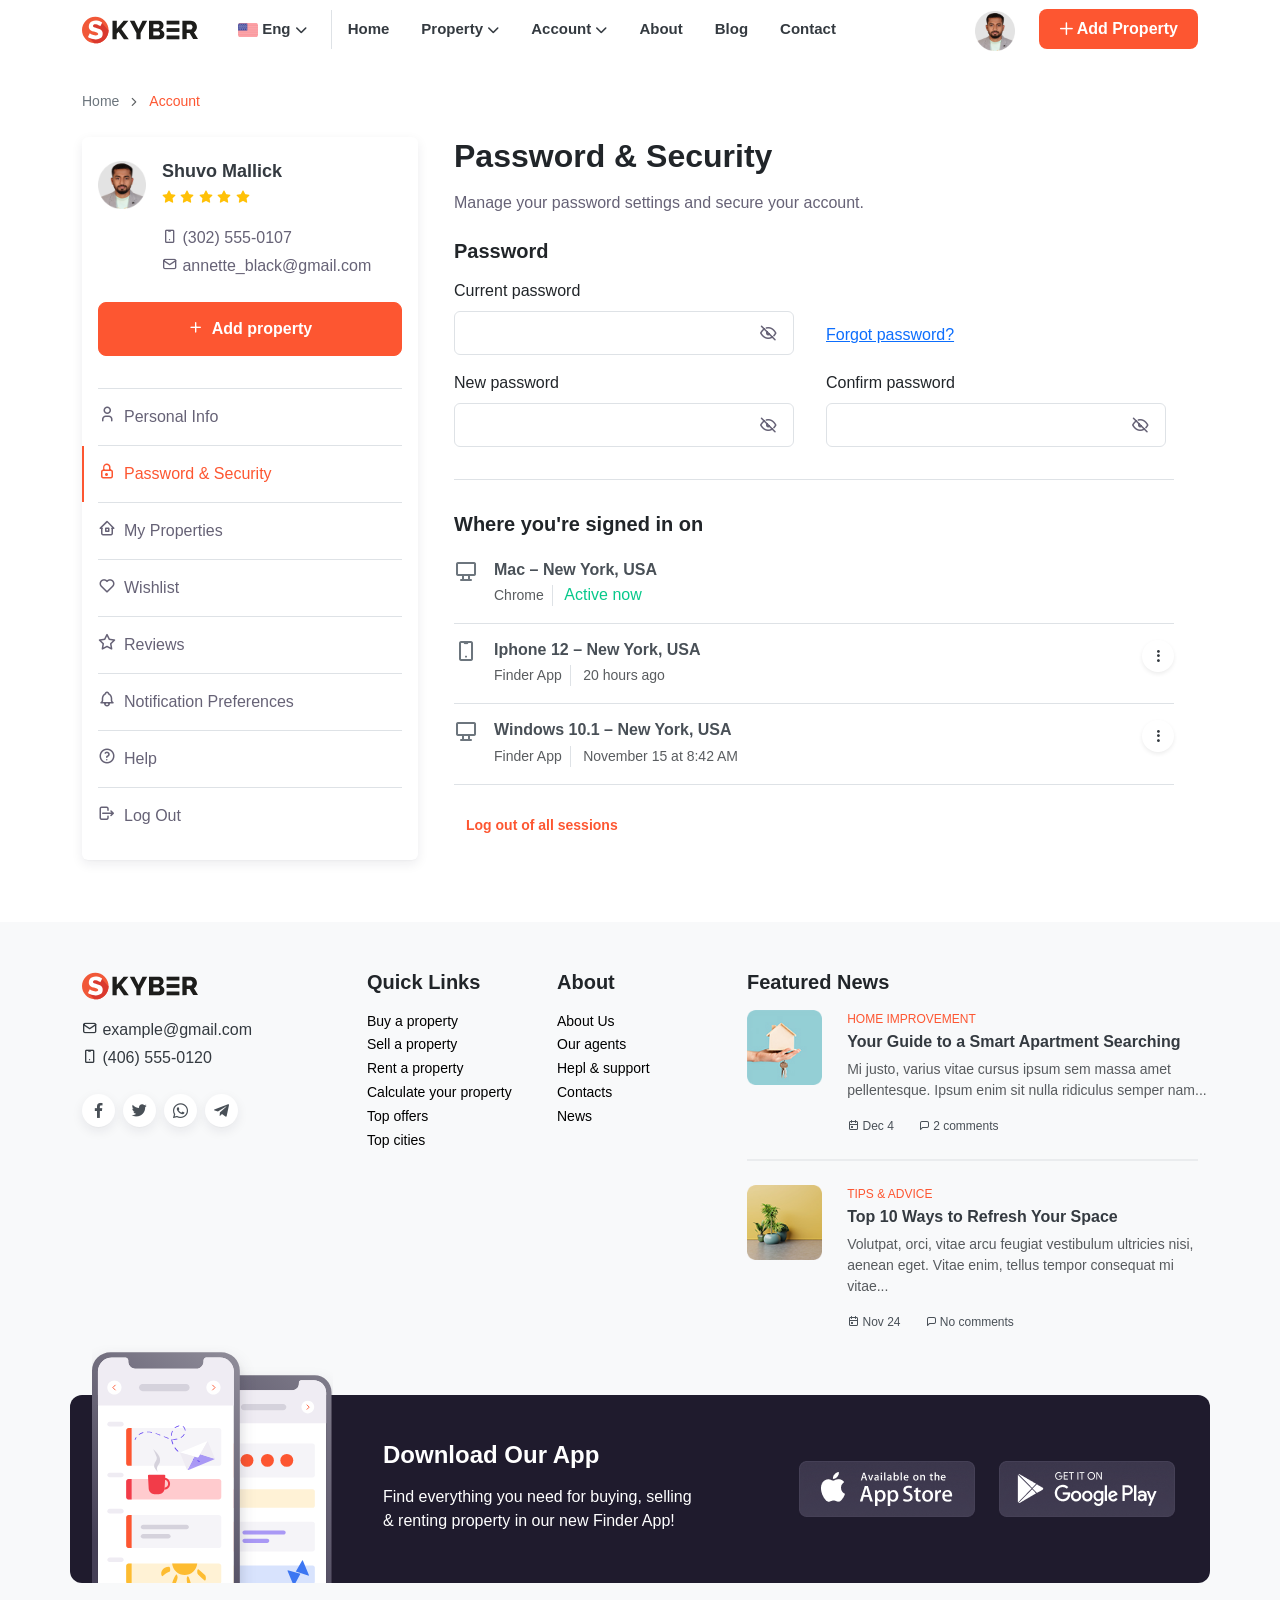
<file: security.html>
<!DOCTYPE html>
<html lang="en">
  <head>
    <meta charset="UTF-8" />
    <meta http-equiv="X-UA-Compatible" content="IE=edge" />
    <meta name="viewport" content="width=device-width, initial-scale=1.0" />
    <!-- Favicon -->
    <link rel="shortcut icon" href="./images/logo.png" type="image/x-icon" />
    <!-- Google Fonts -->
    <link rel="preconnect" href="https://fonts.googleapis.com" />
    <link rel="preconnect" href="https://fonts.gstatic.com" crossorigin />
    <link
      href="https://fonts.googleapis.com/css2?family=Poppins:wght@100;200;300;400;500;600;700;800&display=swap"
      rel="stylesheet"
    />
    <!-- Fontawesome CSS -->
    <link
      rel="stylesheet"
      href="https://cdnjs.cloudflare.com/ajax/libs/font-awesome/6.1.1/css/all.min.css"
      integrity="sha512-KfkfwYDsLkIlwQp6LFnl8zNdLGxu9YAA1QvwINks4PhcElQSvqcyVLLD9aMhXd13uQjoXtEKNosOWaZqXgel0g=="
      crossorigin="anonymous"
      referrerpolicy="no-referrer"
    />
    <!-- Custom icons -->
    <link rel="stylesheet" href="./assets/icons.css" />
    <!-- Bootstrap CSS only -->
    <link
      href="https://cdn.jsdelivr.net/npm/bootstrap@5.2.1/dist/css/bootstrap.min.css"
      rel="stylesheet"
      integrity="sha384-iYQeCzEYFbKjA/T2uDLTpkwGzCiq6soy8tYaI1GyVh/UjpbCx/TYkiZhlZB6+fzT"
      crossorigin="anonymous"
    />

    <!-- custom css -->
    <link rel="stylesheet" href="./css/style.css" />
    <title>Account - Password & Security</title>
  </head>

  <body>
    <!-- Navbar Start -->
    <header class="header-area">
      <nav class="navbar navbar-expand-lg custom-header">
        <div class="container">
          <a class="navbar-brand" href="./index.html"
            ><img
              src="./assets/images/logo-finder.svg"
              class="img-fluid"
              alt="Logo"
          /></a>
          <button
            class="navbar-toggler"
            type="button"
            data-bs-toggle="collapse"
            data-bs-target="#navbarSupportedContent"
            aria-controls="navbarSupportedContent"
            aria-expanded="false"
            aria-label="Toggle navigation"
          >
            <span class="navbar-toggler-icon"></span>
          </button>

          <div class="collapse navbar-collapse" id="navbarSupportedContent">
            <!-- Left Side Menu -->
            <ul class="navbar-nav me-auto mb-2 mb-lg-0 custom-menu">
              <!-- Language Change Menu -->
              <li class="nav-item dropdown px-3 menu-language">
                <a
                  class="nav-link dropdown-toggle"
                  href="#"
                  role="button"
                  data-bs-toggle="dropdown"
                  aria-expanded="false"
                >
                  <img
                    src="./assets/images/icons/united-states 1.svg"
                    class="img-fluid"
                    alt="United State Flag"
                  />
                  Eng
                </a>
                <ul class="dropdown-menu">
                  <li class="nav-item">
                    <a class="dropdown-item" href="#">BN</a>
                  </li>
                  <li class="nav-item">
                    <a class="dropdown-item" href="#">ES</a>
                  </li>
                  <li class="nav-item">
                    <a class="dropdown-item" href="#">AR</a>
                  </li>
                </ul>
              </li>

              <!-- Home menu item -->
              <li class="nav-item dropdown px-2">
                <a class="nav-link" href="./index.html">Home</a>
              </li>

              <!-- Catalog menu items -->
              <li class="nav-item dropdown px-2">
                <a
                  class="nav-link dropdown-toggle"
                  href="#"
                  role="button"
                  data-bs-toggle="dropdown"
                  aria-expanded="false"
                >
                  Property
                </a>
                <ul class="dropdown-menu">
                  <li class="nav-item">
                    <a class="dropdown-item" href="./property-for-rent.html"
                      >Property for Rent</a
                    >
                  </li>
                  <li class="nav-item">
                    <a class="dropdown-item" href="./property-for-sale.html"
                      >Property for Sell</a
                    >
                  </li>
                </ul>
              </li>

              <!-- Account menu item -->
              <li class="nav-item dropdown px-2">
                <a
                  class="nav-link dropdown-toggle"
                  href="#"
                  role="button"
                  data-bs-toggle="dropdown"
                  aria-expanded="false"
                >
                  Account
                </a>
                <ul class="dropdown-menu">
                  <!-- <li class="nav-item">
                    <a
                      class="dropdown-item"
                      href="#"
                      data-bs-toggle="modal"
                      data-bs-target="#sign-in-Modal"
                      >Sign In</a
                    >
                  </li>
                  <li class="nav-item">
                    <a
                      class="dropdown-item"
                      href="#"
                      data-bs-toggle="modal"
                      data-bs-target="#signup-Modal"
                      >Sign Up</a
                    >
                  </li> -->
                  <li class="nav-item">
                    <a class="dropdown-item" href="./personal-info.html"
                      >Personal Info</a
                    >
                  </li>
                  <li class="nav-item">
                    <a class="dropdown-item active" href="./security.html"
                      >Security</a
                    >
                  </li>
                  <li class="nav-item">
                    <a class="dropdown-item" href="./my-properties.html"
                      >My Properties</a
                    >
                  </li>
                  <li class="nav-item">
                    <a class="dropdown-item" href="./wishlist.html">Wishlist</a>
                  </li>
                  <li class="nav-item">
                    <a class="dropdown-item" href="./ac-reviews.html"
                      >Reviews</a
                    >
                  </li>
                  <li class="nav-item">
                    <a class="dropdown-item" href="./notifications.html"
                      >Notifications</a
                    >
                  </li>
                </ul>
              </li>

              <li class="nav-item dropdown px-2">
                <a class="nav-link" href="./about.html">About</a>
              </li>

              <li class="nav-item dropdown px-2">
                <a class="nav-link" href="./blog.html">Blog</a>
              </li>

              <li class="nav-item dropdown px-2">
                <a class="nav-link" href="./contact.html">Contact</a>
              </li>
            </ul>

            <!-- MODAL SIGN IN START -->
            <div
              class="modal fade"
              id="sign-in-Modal"
              tabindex="-1"
              aria-labelledby="sign-in-ModalLabel"
              aria-hidden="true"
            >
              <div class="modal-dialog modal-dialog-centered">
                <div class="modal-content">
                  <!-- start -->
                  <div class="modal-body px-0 py-0">
                    <button
                      class="btn-close position-absolute top-0 end-0 mt-3 me-3"
                      type="button"
                      data-bs-dismiss="modal"
                    ></button>

                    <!-- contents -->
                    <div class="row sign-in-modal mx-0 align-items-center">
                      <!-- left side -->
                      <div class="col-md-6 p-3 p-lg-5 border-right">
                        <div class="left-contents">
                          <h2 class="modal-title mb-4 mb-sm-5">
                            Hey there!<br />Welcome back.
                          </h2>
                          <img
                            class="d-block mx-auto"
                            src="./assets/images/sign-in-illustration.svg"
                            width="344"
                            alt="Illustartion"
                          />
                          <div class="dont-have mt-4">
                            Don't have an account?
                            <a
                              href="#signup-Modal"
                              data-bs-toggle="modal"
                              data-bs-dismiss="modal"
                              >Sign up here</a
                            >
                          </div>
                        </div>
                      </div>

                      <!-- right side -->
                      <div class="col-md-6 px-4 p-3 p-lg-5">
                        <div class="right-contents">
                          <button
                            class="btn btn-outline-info mb-3 w-100"
                            href="#"
                          >
                            <i class="icon-google me-1"></i>Sign in with Google
                          </button>
                          <button
                            class="btn btn-outline-info mb-3 w-100"
                            href="#"
                          >
                            <i class="icon-Facebook-white-bg me-1"></i>Sign in
                            with Facebook
                          </button>

                          <div class="d-flex align-items-center py-2 mb-1">
                            <hr class="w-100" />
                            <p class="or px-3">Or</p>
                            <hr class="w-100" />
                          </div>

                          <form class="sign-in-form">
                            <div class="mb-4">
                              <label class="form-label mb-2" for="signin-email"
                                >Email address</label
                              >
                              <input
                                class="form-control"
                                type="email"
                                id="signin-email"
                                placeholder="Enter your email"
                                required=""
                              />
                            </div>

                            <div class="mb-4">
                              <div
                                class="d-flex align-items-center justify-content-between mb-0"
                              >
                                <label
                                  class="form-label mb-2"
                                  for="signin-password"
                                  >Password</label
                                >
                                <a class="forgot-pass" href="#"
                                  >Forgot password?</a
                                >
                              </div>

                              <div
                                class="form-input-icon d-flex align-items-center"
                              >
                                <input
                                  class="form-control custom-form-control"
                                  type="password"
                                  id="signin-password"
                                  placeholder="Enter password"
                                  required=""
                                />
                                <i class="icon-off"></i>
                              </div>
                            </div>

                            <button
                              class="btn btn-primary btn-lg w-100"
                              type="submit"
                            >
                              Sign in
                            </button>
                          </form>
                        </div>
                      </div>
                      <!-- end row -->
                    </div>
                  </div>
                  <!-- end -->
                </div>
              </div>
            </div>
            <!-- MODAL SIGN IN  END -->

            <!-- MODAL SIGN UP START -->
            <div
              class="modal fade"
              id="signup-Modal"
              tabindex="-1"
              aria-labelledby="signup-ModalLabel"
              aria-hidden="true"
            >
              <div class="modal-dialog modal-dialog-centered">
                <div class="modal-content">
                  <!-- start -->
                  <div class="modal-body px-0 py-0">
                    <button
                      class="btn-close position-absolute top-0 end-0 mt-3 me-3"
                      type="button"
                      data-bs-dismiss="modal"
                    ></button>

                    <!-- MODAL contents -->
                    <div class="row signup-modal mx-0 align-items-center">
                      <!-- left MODAL side -->
                      <div class="col-md-6 p-3 p-lg-5 border-right">
                        <div class="left-contents">
                          <h2 class="modal-title mb-4 mb-sm-5">
                            Join Finder.<br />
                            premium benefits:
                          </h2>

                          <ul class="left-list list-unstyled mb-4">
                            <li class="d-flex mb-2">
                              <i class="icon-circle text-primary mt-1 me-2"></i
                              ><span>Add and promote your listings</span>
                            </li>
                            <li class="d-flex mb-2">
                              <i class="icon-circle text-primary mt-1 me-2"></i
                              ><span>Easily manage your wishlist</span>
                            </li>
                            <li class="d-flex mb-0">
                              <i class="icon-circle text-primary mt-1 me-2"></i
                              ><span>Leave reviews</span>
                            </li>
                          </ul>

                          <img
                            class="d-block mx-auto"
                            src="./assets/images/sign-up-illustration.svg"
                            width="344"
                            alt="Illustartion"
                          />

                          <div class="dont-have mt-4">
                            Already have an account?
                            <a
                              href="#sign-in-Modal"
                              data-bs-toggle="modal"
                              data-bs-dismiss="modal"
                              >Sign In</a
                            >
                          </div>
                        </div>
                      </div>

                      <!-- right MODAL side -->
                      <div class="col-md-6 px-4 p-3 p-lg-5">
                        <div class="right-contents">
                          <button
                            class="btn btn-outline-info mb-3 w-100"
                            href="#"
                          >
                            <i class="icon-google me-1"></i>Sign in with Google
                          </button>
                          <button
                            class="btn btn-outline-info mb-3 w-100"
                            href="#"
                          >
                            <i class="icon-Facebook-white-bg me-1"></i>Sign in
                            with Facebook
                          </button>

                          <div class="d-flex align-items-center py-2 mb-0">
                            <hr class="w-100" />
                            <p class="or px-3">Or</p>
                            <hr class="w-100" />
                          </div>

                          <form class="signup-form" novalidate="">
                            <div class="mb-2">
                              <label class="form-label" for="signup-name"
                                >Full Name</label
                              >
                              <input
                                class="form-control"
                                type="text"
                                id="signup-name"
                                placeholder="Enter your full name"
                                required=""
                              />
                            </div>

                            <div class="mb-2">
                              <label class="form-label" for="signup-email"
                                >Email Address</label
                              >
                              <input
                                class="form-control"
                                type="email"
                                id="signup-email"
                                placeholder="Enter your email"
                                required=""
                              />
                            </div>

                            <div class="mb-2">
                              <label class="form-label" for="signup-password"
                                >Password
                                <span class="text-muted"
                                  >(min. 8 char)</span
                                ></label
                              >

                              <div
                                class="form-input-icon d-flex align-items-center"
                              >
                                <input
                                  class="form-control custom-form-control"
                                  type="password"
                                  id="signup-password"
                                  required=""
                                />
                                <i class="icon-off"></i>
                              </div>
                            </div>

                            <div class="mb-3">
                              <label
                                class="form-label"
                                for="signup-confirm-password"
                                >Confirm Password
                              </label>

                              <div
                                class="form-input-icon d-flex align-items-center"
                              >
                                <input
                                  class="form-control custom-form-control"
                                  type="password"
                                  id="signup-confirm-password"
                                  required=""
                                />
                                <i class="icon-off"></i>
                              </div>
                            </div>

                            <div class="form-check mb-4">
                              <input
                                class="form-check-input"
                                type="checkbox"
                                id="agree-to-terms"
                                required=""
                              />
                              <label
                                class="form-check-label"
                                for="agree-to-terms"
                                >By joining, I agree to the
                                <a href="#">Terms of use</a> and
                                <a href="#">Privacy policy</a></label
                              >
                            </div>
                            <button
                              class="btn btn-primary btn-lg w-100"
                              type="submit"
                            >
                              Sign up
                            </button>
                          </form>
                        </div>
                      </div>
                      <!-- end row -->
                    </div>
                  </div>
                  <!-- end -->
                </div>
              </div>
            </div>
            <!-- MODAL SIGN UP END -->

            <!-- RIGHT nav -->
            <div class="d-flex gap-4 align-items-center">
              <div class="nav-user-pic m-0 p-0">
                <a href="personal-info.html"
                  ><img
                    src="./assets/images/user/shuvo-mallick-pic.png"
                    class="img-fluid"
                    alt="User Picture"
                /></a>
              </div>
              <a
                class="btn btn-primary custom-btn flex-shrink-0"
                href="./add-property.html"
              >
                <i class="fa-regular fa-plus"></i> Add Property
              </a>
            </div>
          </div>
        </div>
      </nav>
    </header>
    <!-- Navbar End -->

    <!-- START -->
    <section class="mt-3 pb-lg-4">
      <div class="container">
        <div class="row gy-4 gy-lg-0">
          <!-- Breadcrumb -->
          <nav class="mb-2 pt-md-3" aria-label="Breadcrumb">
            <ol class="breadcrumb">
              <li class="breadcrumb-item">
                <a href="index.html" class="">Home</a>
              </li>
              <li class="breadcrumb-item active" aria-current="page">
                Account
              </li>
            </ol>
          </nav>

          <!-- AC-Contents -->
          <div class="row">
            <!-- Left Account Menu/Nav -->
            <div class="col-lg-4 col-md-5 pe-lg-4 mb-5 mb-md-0 mb-4">
              <div class="card card-body">
                <div
                  class="d-flex d-md-block d-lg-flex align-items-start pt-lg-2 mb-4"
                >
                  <a href="./personal-info.html">
                    <img
                      src="./assets/images/user/shuvo-mallick-pic.png"
                      class="img-fluid user-pic"
                      alt="Review Icon"
                    />
                  </a>
                  <div
                    class="pt-md-2 pt-lg-0 ps-3 ps-md-0 ps-lg-3 text-truncate"
                  >
                    <h5 class="reivew-title m-0 mb-1">Shuvo Mallick</h5>
                    <div class="align-items-center">
                      <span class="review-icons">
                        <i class="icon-rating text-warning"></i>
                        <i class="icon-rating text-warning"></i>
                        <i class="icon-rating text-warning"></i>
                        <i class="icon-rating text-warning"></i>
                        <i class="icon-rating text-warning"></i>
                      </span>
                    </div>

                    <p class="m-0 mb-1 mt-3 mb-0">
                      <i class="icon-phone-1"></i> (302) 555-0107
                    </p>
                    <p class="m-0 d-block">
                      <i class="icon-mail"></i>
                      <span class="text-truncate">annette_black@gmail.com</span>
                    </p>
                  </div>
                </div>

                <a
                  class="btn btn-primary btn-lg mb-3"
                  href="./add-property.html"
                  ><i class="icon-plus me-2"></i>Add property</a
                >

                <!-- Nav/Menu -->
                <div class="mt-3">
                  <div class="account-nav d-flex flex-column position-relative">
                    <a
                      class="nav-link py-3 border-top"
                      href="./personal-info.html"
                    >
                      <i class="icon-user-default me-2"></i>Personal Info</a
                    >
                    <a
                      class="nav-link active py-3 border-top"
                      href="./security.html"
                    >
                      <i class="icon-lock me-2"></i>Password & Security</a
                    >
                    <a
                      class="nav-link py-3 border-top"
                      href="./my-properties.html"
                    >
                      <i class="icon-home me-2"></i>My Properties</a
                    >
                    <a class="nav-link py-3 border-top" href="./wishlist.html">
                      <i class="icon-heart-default me-2"></i>Wishlist</a
                    >
                    <a
                      class="nav-link py-3 border-top"
                      href="./ac-reviews.html"
                    >
                      <i class="icon-star-default me-2"></i>Reviews</a
                    >
                    <a
                      class="nav-link py-3 border-top"
                      href="./notifications.html"
                    >
                      <i class="icon-bell-default me-2"></i>Notification
                      Preferences</a
                    >
                    <a
                      class="nav-link py-3 border-top"
                      href="./help-center.html"
                    >
                      <i class="icon-help me-2"></i>Help</a
                    >
                    <a class="nav-link py-3 border-top" href="./404.html">
                      <i class="icon-logout me-2"></i>Log Out</a
                    >
                  </div>
                </div>
              </div>
            </div>

            <!-- Right Contents -->
            <div class="account-right-contents col-lg-8 col-md-7 mb-5">
              <h1 class="page-title mb-3">Password & Security</h1>
              <div class="mb-4">
                Manage your password settings and secure your account.
              </div>

              <!-- Password-Security -->
              <div class="password-security mb-4">
                <!-- Password -->
                <h4 class="form-title mb-3">Password</h4>
                <!-- Password change form -->
                <form class="mb-4">
                  <div class="row align-items-end mb-2">
                    <div class="col-lg-6 mb-2">
                      <div class="pe-2">
                        <label class="form-label">Current password</label>
                        <div class="form-input-icon d-flex align-items-center">
                          <input
                            class="form-control custom-form-control"
                            type="text"
                            placeholder=""
                          />
                          <i class="icon-off"></i>
                        </div>
                      </div>
                    </div>

                    <div class="col-lg-6 pb-3">
                      <a href="#">Forgot password?</a>
                    </div>
                  </div>

                  <!-- New Password -->
                  <div class="row align-items-end mb-2">
                    <div class="col-lg-6 mb-2">
                      <div class="pe-2">
                        <label class="form-label">New password</label>
                        <div class="form-input-icon d-flex align-items-center">
                          <input
                            class="form-control custom-form-control"
                            type="text"
                            placeholder=""
                          />
                          <i class="icon-off"></i>
                        </div>
                      </div>
                    </div>

                    <div class="col-lg-6 mb-2">
                      <div class="pe-2">
                        <label class="form-label">Confirm password</label>
                        <div class="form-input-icon d-flex align-items-center">
                          <input
                            class="form-control custom-form-control"
                            type="text"
                            placeholder=""
                          />
                          <i class="icon-off"></i>
                        </div>
                      </div>
                    </div>
                  </div>
                </form>

                <div class="border-bottom mb-4"></div>

                <h2 class="form-title pt-2 mb-4">Where you're signed in on</h2>
                <div class="ac-login-history d-flex border-bottom pb-3 mb-3">
                  <i class="icon-device-desktop me-3"></i>
                  <div class="details">
                    <h5 class="mb-1">Mac – New York, USA</h5>
                    <p
                      class="d-inline-block text-muted border-end pe-2 me-2 m-0 p-0"
                    >
                      Chrome
                    </p>
                    <span class="text-success">Active now</span>
                  </div>
                </div>

                <!-- Single History -->
                <div
                  class="border-bottom d-flex justify-content-between align-content-center pb-3 mb-3"
                >
                  <div class="ac-login-history d-flex">
                    <i class="icon-phone-1 me-3"></i>
                    <div class="details">
                      <h5 class="mb-1">Iphone 12 – New York, USA</h5>
                      <p
                        class="d-inline-block text-muted border-end pe-2 me-2 m-0 p-0"
                      >
                        Finder App
                      </p>
                      <p class="d-inline-block text-muted m-0 p-0">
                        20 hours ago
                      </p>
                    </div>
                  </div>

                  <div class="custom-three-dot-btn shadow-sm rounded-circle">
                    <i class="icon-vertical"></i>
                  </div>
                </div>

                <!-- Single History -->
                <div
                  class="border-bottom d-flex justify-content-between align-content-center pb-3 mb-3"
                >
                  <div class="ac-login-history d-flex">
                    <i class="icon-device-desktop me-3"></i>
                    <div class="details">
                      <h5 class="mb-1">Windows 10.1 – New York, USA</h5>
                      <p
                        class="d-inline-block text-muted border-end pe-2 me-2 m-0 p-0"
                      >
                        Finder App
                      </p>
                      <p class="d-inline-block text-muted m-0 p-0">
                        November 15 at 8:42 AM
                      </p>
                    </div>
                  </div>

                  <div class="custom-three-dot-btn shadow-sm rounded-circle">
                    <i class="icon-vertical"></i>
                  </div>
                </div>

                <!-- end -->
              </div>

              <a class="btn custom-text-btn mb-2">Log out of all sessions</a>
              <!-- end -->
            </div>
          </div>
        </div>
      </div>
    </section>
    <!-- END -->

    <!-- FOOTER START -->
    <footer class="bg-light py-5">
      <div class="container">
        <div class="row">
          <!-- Social Media Column -->
          <div class="footer-contact col-lg-3 col-sm-6 col-12 mb-3">
            <img
              src="./assets/images/logo-finder.svg"
              class="img-fluid mb-3"
              alt="Logo"
            />
            <p class="m-0 mb-1"><i class="icon-mail"></i> example@gmail.com</p>
            <p><i class="icon-phone-1"></i> (406) 555-0120</p>

            <div class="custom-social-icons d-flex gap-2 mt-4">
              <i class="icon-Facebook-white-bg rounded-circle"></i>
              <i class="icon-twitter rounded-circle"></i>
              <i class="icon-whatsapp rounded-circle"></i>
              <i class="icon-telegram-1 rounded-circle"></i>
            </div>
          </div>

          <!-- Quick Links-Column -->
          <div class="custom-footer-quick-link col-lg-2 col-sm-6 col-12 mb-3">
            <h4 class="footer-heading pb-2">Quick Links</h4>
            <p class="m-0 p-0">
              <a href="#" class="text-black" style="text-decoration: none"
                >Buy a property</a
              >
            </p>
            <p class="m-0 p-0">
              <a href="#" class="text-black" style="text-decoration: none"
                >Sell a property</a
              >
            </p>
            <p class="m-0 p-0">
              <a href="#" class="text-black" style="text-decoration: none"
                >Rent a property</a
              >
            </p>
            <p class="m-0 p-0">
              <a href="#" class="text-black" style="text-decoration: none"
                >Сalculate your property</a
              >
            </p>
            <p class="m-0 p-0">
              <a href="#" class="text-black" style="text-decoration: none"
                >Top offers</a
              >
            </p>
            <p class="m-0 p-0">
              <a href="#" class="text-black" style="text-decoration: none"
                >Top cities</a
              >
            </p>
          </div>

          <!-- About Column -->
          <div class="custom-footer-about-link col-lg-2 col-sm-6 col-12 mb-3">
            <h4 class="footer-heading pb-2">About</h4>
            <p class="m-0 p-0">
              <a href="#" class="text-black" style="text-decoration: none"
                >About Us</a
              >
            </p>
            <p class="m-0 p-0">
              <a href="#" class="text-black" style="text-decoration: none"
                >Our agents</a
              >
            </p>
            <p class="m-0 p-0">
              <a href="#" class="text-black" style="text-decoration: none"
                >Hepl & support</a
              >
            </p>
            <p class="m-0 p-0">
              <a href="#" class="text-black" style="text-decoration: none"
                >Contacts</a
              >
            </p>
            <p class="m-0 p-0">
              <a href="#" class="text-black" style="text-decoration: none"
                >News</a
              >
            </p>
          </div>

          <!-- Featured News Column -->
          <div class="footer-featured-newses col-md-5 mb-5">
            <h4 class="footer-heading pb-2">Featured News</h4>
            <!-- Single News -->
            <div
              class="featured-news col-12 mb-4 d-flex justify-content-between"
            >
              <div class="featured-news-img col-2">
                <img
                  src="./assets/images/news/featured-news-2.png"
                  class="img-fluid"
                  alt="Featured News"
                />
              </div>

              <div class="featured-news-info col-sm-10 pe-3">
                <p class="m-0 mb-1 p-0">HOME IMPROVEMENT</p>
                <h3>Your Guide to a Smart Apartment Searching</h3>
                <p class="text-muted news-description m-0 mb-3">
                  Mi justo, varius vitae cursus ipsum sem massa amet
                  pellentesque. Ipsum enim sit nulla ridiculus semper nam...
                </p>

                <div class="featured-news-date d-flex gap-4 m-0 p-0">
                  <p class="m-0 p-0"><i class="icon-date"></i> Dec 4</p>
                  <p class="m-0 p-0"><i class="icon-left"></i> 2 comments</p>
                </div>
              </div>
            </div>

            <hr class="footer-news-divider" />

            <!-- Single News -->
            <div
              class="featured-news col-12 mb-3 mt-4 d-flex justify-content-between"
            >
              <div class="featured-news-img col-2">
                <img
                  src="./assets/images/news/featured-news-1.png"
                  class="img-fluid"
                  alt="Featured News"
                />
              </div>

              <div class="featured-news-info col-sm-10 pe-3">
                <p class="m-0 mb-1 p-0">TIPS & ADVICE</p>
                <h3>Top 10 Ways to Refresh Your Space</h3>
                <p class="text-muted news-description m-0 mb-3">
                  Volutpat, orci, vitae arcu feugiat vestibulum ultricies nisi,
                  aenean eget. Vitae enim, tellus tempor consequat mi vitae...
                </p>

                <div class="featured-news-date d-flex gap-4 m-0 p-0">
                  <p class="m-0 p-0"><i class="icon-date"></i> Nov 24</p>
                  <p class="m-0 p-0"><i class="icon-left"></i> No comments</p>
                </div>
              </div>
            </div>
            <!-- End Featured -->
          </div>
          <!-- End -->
        </div>

        <!-- Download Our App -->
        <div
          class="row custom-download-our-app justify-content-center align-items-center"
        >
          <div class="custom-download-app-artwork col-md-3 text-center">
            <img
              src="./assets/images/illustration/download-our-app.svg"
              class="img-fluid"
              alt="Download Our App"
            />
          </div>

          <div
            class="download-app-info-icon col-lg-9 d-flex flex-lg-row flex-column justify-content-center align-content-center text-center text-lg-start"
          >
            <!-- info -->
            <div class="download-app-info col-lg-6 pt-3 pb-1 px-3">
              <h4 class="mb-3">Download Our App</h4>
              <p>
                Find everything you need for buying, selling <br />
                & renting property in our new Finder App!
              </p>
            </div>

            <!-- icons -->
            <div
              class="custom-download-app-store-icon col-lg-6 d-flex p-lg-3 pb-4 d-flex gap-4 justify-content-lg-start justify-content-center align-items-center"
            >
              <img
                src="./assets/images/icons/app-store.png"
                class="img-fluid"
                alt="Download Our App"
              />
              <img
                src="./assets/images/icons/google-play.png"
                class="img-fluid"
                alt="Download Our App"
              />
            </div>
          </div>
        </div>
      </div>
    </footer>
    <!-- FOOTER END -->

    <!-- Bootstrap JS JavaScript Bundle with Popper -->
    <script
      src="https://cdn.jsdelivr.net/npm/bootstrap@5.2.1/dist/js/bootstrap.bundle.min.js"
      integrity="sha384-u1OknCvxWvY5kfmNBILK2hRnQC3Pr17a+RTT6rIHI7NnikvbZlHgTPOOmMi466C8"
      crossorigin="anonymous"
    ></script>
  </body>
</html>
</file>
<file: assets/icons.css>
@font-face {
  font-family: "icomoon";
  src: url("./fonts/icomoon.eot?9d7a1l");
  src: url("./fonts/icomoon.eot?9d7a1l#iefix") format("embedded-opentype"),
    url("./fonts/icomoon.ttf?9d7a1l") format("truetype"),
    url("./fonts/icomoon.woff?9d7a1l") format("woff"),
    url("./fonts/icomoon.svg?9d7a1l#icomoon") format("svg");
  font-weight: normal;
  font-style: normal;
  font-display: block;
}

[class^="icon-"],
[class*=" icon-"] {
  /* use !important to prevent issues with browser extensions that change fonts */
  font-family: "icomoon" !important;
  speak: never;
  font-style: normal;
  font-weight: normal;
  font-variant: normal;
  text-transform: none;
  line-height: 1;

  /* Better Font Rendering =========== */
  -webkit-font-smoothing: antialiased;
  -moz-osx-font-smoothing: grayscale;
}

.icon-accounting:before {
  content: "\e900";
}
.icon-airbnb:before {
  content: "\e901";
}
.icon-alarm:before {
  content: "\e902";
}
.icon-align-left:before {
  content: "\e903";
}
.icon-align-right:before {
  content: "\e904";
}
.icon-ancor:before {
  content: "\e905";
}
.icon-apartment:before {
  content: "\e906";
}
.icon-archive:before {
  content: "\e907";
}
.icon-arrow-back:before {
  content: "\e908";
}
.icon-arrow-back-up:before {
  content: "\e909";
}
.icon-arrow-forward:before {
  content: "\e90a";
}
.icon-arrow-forward-up:before {
  content: "\e90b";
}
.icon-arrows-sort:before {
  content: "\e90c";
}
.icon-award:before {
  content: "\e90d";
}
.icon-bath:before {
  content: "\e90e";
}
.icon-bed:before {
  content: "\e90f";
}
.icon-behance:before {
  content: "\e910";
}
.icon-bell-default:before {
  content: "\e911";
}
.icon-bell-off:before {
  content: "\e912";
}
.icon-bell-on:before {
  content: "\e913";
}
.icon-billboard-house:before {
  content: "\e914";
}
.icon-bookmark-default:before {
  content: "\e915";
}
.icon-bookmark-filled:before {
  content: "\e916";
}
.icon-bottombar:before {
  content: "\e917";
}
.icon-briefcase:before {
  content: "\e918";
}
.icon-building:before {
  content: "\e919";
}
.icon-burger:before {
  content: "\e91a";
}
.icon-cafe:before {
  content: "\e91b";
}
.icon-calculator-1:before {
  content: "\e91c";
}
.icon-calculator-2:before {
  content: "\e91d";
}
.icon-camera-plus:before {
  content: "\e91e";
}
.icon-car:before {
  content: "\e91f";
}
.icon-cart:before {
  content: "\e920";
}
.icon-cash:before {
  content: "\e921";
}
.icon-cctv:before {
  content: "\e922";
}
.icon-check:before {
  content: "\e923";
}
.icon-checkbox:before {
  content: "\e924";
}
.icon-circle:before {
  content: "\e925";
}
.icon-clean:before {
  content: "\e926";
}
.icon-clock:before {
  content: "\e927";
}
.icon-cocktail:before {
  content: "\e928";
}
.icon-computer:before {
  content: "\e929";
}
.icon-corner-down-left:before {
  content: "\e92a";
}
.icon-corner-down-right:before {
  content: "\e92b";
}
.icon-corner-left-down:before {
  content: "\e92c";
}
.icon-corner-left-up:before {
  content: "\e92d";
}
.icon-corner-right-down:before {
  content: "\e92e";
}
.icon-corner-right-up:before {
  content: "\e92f";
}
.icon-corner-up-left:before {
  content: "\e930";
}
.icon-corner-up-right:before {
  content: "\e931";
}
.icon-credit-card:before {
  content: "\e932";
}
.icon-cross:before {
  content: "\e933";
}
.icon-cup:before {
  content: "\e934";
}
.icon-dashboard:before {
  content: "\e935";
}
.icon-date:before {
  content: "\e936";
}
.icon-device-desktop:before {
  content: "\e937";
}
.icon-device-laptop:before {
  content: "\e938";
}
.icon-device-tablet:before {
  content: "\e939";
}
.icon-disco-ball:before {
  content: "\e93a";
}
.icon-dish:before {
  content: "\e93b";
}
.icon-dislike:before {
  content: "\e93c";
}
.icon-double-bed:before {
  content: "\e93d";
}
.icon-double-left:before {
  content: "\e93e";
}
.icon-double-right:before {
  content: "\e93f";
}
.icon-download:before {
  content: "\e940";
}
.icon-dribbble:before {
  content: "\e941";
}
.icon-dropbox:before {
  content: "\e942";
}
.icon-dumbell:before {
  content: "\e943";
}
.icon-edit:before {
  content: "\e944";
}
.icon-entertainment:before {
  content: "\e945";
}
.icon-expand:before {
  content: "\e946";
}
.icon-external-link:before {
  content: "\e947";
}
.icon-Facebook-black-bg:before {
  content: "\e948";
}
.icon-Facebook-white-bg:before {
  content: "\e949";
}
.icon-file:before {
  content: "\e94a";
}
.icon-filter:before {
  content: "\e94b";
}
.icon-filter-alt-horizontal:before {
  content: "\e94c";
}
.icon-filter-alt-vertical:before {
  content: "\e94d";
}
.icon-filter-off:before {
  content: "\e94e";
}
.icon-flag:before {
  content: "\e94f";
}
.icon-flame:before {
  content: "\e950";
}
.icon-folder-default:before {
  content: "\e951";
}
.icon-folder-double:before {
  content: "\e952";
}
.icon-folder-minus:before {
  content: "\e953";
}
.icon-folder-off:before {
  content: "\e954";
}
.icon-folder-plus:before {
  content: "\e955";
}
.icon-folder-x:before {
  content: "\e956";
}
.icon-foursquare:before {
  content: "\e957";
}
.icon-friends:before {
  content: "\e958";
}
.icon-gearbox:before {
  content: "\e959";
}
.icon-geo:before {
  content: "\e95a";
}
.icon-gift:before {
  content: "\e95b";
}
.icon-github:before {
  content: "\e95c";
}
.icon-glass:before {
  content: "\e95d";
}
.icon-google-play:before {
  content: "\e95e";
}
.icon-google:before {
  content: "\e95f";
}
.icon-google-drive:before {
  content: "\e960";
}
.icon-google-hangouts:before {
  content: "\e961";
}
.icon-grid:before {
  content: "\e962";
}
.icon-heart-default:before {
  content: "\e963";
}
.icon-heart-filled:before {
  content: "\e964";
}
.icon-help:before {
  content: "\e965";
}
.icon-home:before {
  content: "\e966";
}
.icon-horisontal:before {
  content: "\e967";
}
.icon-hotel-bell:before {
  content: "\e968";
}
.icon-house-chosen:before {
  content: "\e969";
}
.icon-image:before {
  content: "\e96a";
}
.icon-info-circle:before {
  content: "\e96b";
}
.icon-info-square:before {
  content: "\e96c";
}
.icon-instagram:before {
  content: "\e96d";
}
.icon-iron:before {
  content: "\e96e";
}
.icon-laundry:before {
  content: "\e96f";
}
.icon-layout:before {
  content: "\e970";
}
.icon-left:before {
  content: "\e971";
}
.icon-like:before {
  content: "\e972";
}
.icon-link:before {
  content: "\e973";
}
.icon-linkedin:before {
  content: "\e974";
}
.icon-list:before {
  content: "\e975";
}
.icon-lock:before {
  content: "\e976";
}
.icon-login:before {
  content: "\e977";
}
.icon-logout:before {
  content: "\e978";
}
.icon-long-down:before {
  content: "\e979";
}
.icon-long-left:before {
  content: "\e97a";
}
.icon-long-right:before {
  content: "\e97b";
}
.icon-long-top:before {
  content: "\e97c";
}
.icon-mail:before {
  content: "\e97d";
}
.icon-makeup:before {
  content: "\e97e";
}
.icon-man:before {
  content: "\e97f";
}
.icon-map:before {
  content: "\e980";
}
.icon-map-pins:before {
  content: "\e981";
}
.icon-medium:before {
  content: "\e982";
}
.icon-meds:before {
  content: "\e983";
}
.icon-messenger:before {
  content: "\e984";
}
.icon-microphone:before {
  content: "\e985";
}
.icon-minus:before {
  content: "\e986";
}
.icon-minus-circle:before {
  content: "\e987";
}
.icon-minus-square:before {
  content: "\e988";
}
.icon-museum:before {
  content: "\e989";
}
.icon-music:before {
  content: "\e98a";
}
.icon-navbar:before {
  content: "\e98b";
}
.icon-no-smoke:before {
  content: "\e98c";
}
.icon-octagon:before {
  content: "\e98d";
}
.icon-odnoklassniki:before {
  content: "\e98e";
}
.icon-off:before {
  content: "\e98f";
}
.icon-on:before {
  content: "\e990";
}
.icon-paperclip:before {
  content: "\e991";
}
.icon-parking:before {
  content: "\e992";
}
.icon-paypal:before {
  content: "\e993";
}
.icon-pencil:before {
  content: "\e994";
}
.icon-pet:before {
  content: "\e995";
}
.icon-petrol:before {
  content: "\e996";
}
.icon-phone-1:before {
  content: "\e997";
}
.icon-phone-2:before {
  content: "\e998";
}
.icon-pie-chart:before {
  content: "\e999";
}
.icon-pin:before {
  content: "\e99a";
}
.icon-pinned:before {
  content: "\e99b";
}
.icon-pinterest:before {
  content: "\e99c";
}
.icon-plane:before {
  content: "\e99d";
}
.icon-plant:before {
  content: "\e99e";
}
.icon-play-default:before {
  content: "\e99f";
}
.icon-play-filled:before {
  content: "\e9a0";
}
.icon-play-video:before {
  content: "\e9a1";
}
.icon-plus:before {
  content: "\e9a2";
}
.icon-plus-circle:before {
  content: "\e9a3";
}
.icon-plus-square:before {
  content: "\e9a4";
}
.icon-power:before {
  content: "\e9a5";
}
.icon-rating:before {
  content: "\e9a6";
}
.icon-rating-half:before {
  content: "\e9a7";
}
.icon-real-estate-buy:before {
  content: "\e9a8";
}
.icon-real-estate-house:before {
  content: "\e9a9";
}
.icon-refresh:before {
  content: "\e9aa";
}
.icon-rent:before {
  content: "\e9ab";
}
.icon-reply:before {
  content: "\e9ac";
}
.icon-right:before {
  content: "\e9ad";
}
.icon-rotate-left:before {
  content: "\e9ae";
}
.icon-rotate-right:before {
  content: "\e9af";
}
.icon-round:before {
  content: "\e9b0";
}
.icon-route:before {
  content: "\e9b1";
}
.icon-rss:before {
  content: "\e9b2";
}
.icon-search:before {
  content: "\e9b3";
}
.icon-security:before {
  content: "\e9b4";
}
.icon-send:before {
  content: "\e9b5";
}
.icon-settings:before {
  content: "\e9b6";
}
.icon-share:before {
  content: "\e9b7";
}
.icon-shop:before {
  content: "\e9b8";
}
.icon-shopping-bag:before {
  content: "\e9b9";
}
.icon-short-down:before {
  content: "\e9ba";
}
.icon-short-left:before {
  content: "\e9bb";
}
.icon-short-right:before {
  content: "\e9bc";
}
.icon-short-up:before {
  content: "\e9bd";
}
.icon-sidebar-left:before {
  content: "\e9be";
}
.icon-sidebar-right:before {
  content: "\e9bf";
}
.icon-single-bed:before {
  content: "\e9c0";
}
.icon-single-down:before {
  content: "\e9c1";
}
.icon-single-left:before {
  content: "\e9c2";
}
.icon-single-remove:before {
  content: "\e9c3";
}
.icon-single-right:before {
  content: "\e9c4";
}
.icon-single-up:before {
  content: "\e9c5";
}
.icon-skype:before {
  content: "\e9c6";
}
.icon-slack:before {
  content: "\e9c7";
}
.icon-snapchat:before {
  content: "\e9c8";
}
.icon-snowflake:before {
  content: "\e9c9";
}
.icon-soundcloud:before {
  content: "\e9ca";
}
.icon-spa:before {
  content: "\e9cb";
}
.icon-square:before {
  content: "\e9cc";
}
.icon-star-default:before {
  content: "\e9cd";
}
.icon-swimming-pool:before {
  content: "\e9ce";
}
.icon-switch-horizontal:before {
  content: "\e9cf";
}
.icon-switch-vertical:before {
  content: "\e9d0";
}
.icon-telegram-1:before {
  content: "\e9d1";
}
.icon-telegram-2:before {
  content: "\e9d2";
}
.icon-thermometer:before {
  content: "\e9d3";
}
.icon-ticket:before {
  content: "\e9d4";
}
.icon-trash:before {
  content: "\e9d5";
}
.icon-triange:before {
  content: "\e9d6";
}
.icon-truck:before {
  content: "\e9d7";
}
.icon-tumblr:before {
  content: "\e9d8";
}
.icon-tv:before {
  content: "\e9d9";
}
.icon-twitch:before {
  content: "\e9da";
}
.icon-twitter:before {
  content: "\e9db";
}
.icon-united-states-1 .path1:before {
  content: "\e9dc";
  color: rgb(245, 245, 245);
}
.icon-united-states-1 .path2:before {
  content: "\e9dd";
  margin-left: -1em;
  color: rgb(255, 75, 85);
}
.icon-united-states-1 .path3:before {
  content: "\e9de";
  margin-left: -1em;
  color: rgb(255, 75, 85);
}
.icon-united-states-1 .path4:before {
  content: "\e9df";
  margin-left: -1em;
  color: rgb(255, 75, 85);
}
.icon-united-states-1 .path5:before {
  content: "\e9e0";
  margin-left: -1em;
  color: rgb(255, 75, 85);
}
.icon-united-states-1 .path6:before {
  content: "\e9e1";
  margin-left: -1em;
  color: rgb(255, 75, 85);
}
.icon-united-states-1 .path7:before {
  content: "\e9e2";
  margin-left: -1em;
  color: rgb(255, 75, 85);
}
.icon-united-states-1 .path8:before {
  content: "\e9e3";
  margin-left: -1em;
  color: rgb(255, 75, 85);
}
.icon-united-states-1 .path9:before {
  content: "\e9e4";
  margin-left: -1em;
  color: rgb(65, 71, 155);
}
.icon-united-states-1 .path10:before {
  content: "\e9e5";
  margin-left: -1em;
  color: rgb(245, 245, 245);
}
.icon-united-states-1 .path11:before {
  content: "\e9e6";
  margin-left: -1em;
  color: rgb(245, 245, 245);
}
.icon-united-states-1 .path12:before {
  content: "\e9e7";
  margin-left: -1em;
  color: rgb(245, 245, 245);
}
.icon-united-states-1 .path13:before {
  content: "\e9e8";
  margin-left: -1em;
  color: rgb(245, 245, 245);
}
.icon-united-states-1 .path14:before {
  content: "\e9e9";
  margin-left: -1em;
  color: rgb(245, 245, 245);
}
.icon-united-states-1 .path15:before {
  content: "\e9ea";
  margin-left: -1em;
  color: rgb(245, 245, 245);
}
.icon-united-states-1 .path16:before {
  content: "\e9eb";
  margin-left: -1em;
  color: rgb(245, 245, 245);
}
.icon-united-states-1 .path17:before {
  content: "\e9ec";
  margin-left: -1em;
  color: rgb(245, 245, 245);
}
.icon-united-states-1 .path18:before {
  content: "\e9ed";
  margin-left: -1em;
  color: rgb(245, 245, 245);
}
.icon-united-states-1 .path19:before {
  content: "\e9ee";
  margin-left: -1em;
  color: rgb(245, 245, 245);
}
.icon-united-states-1 .path20:before {
  content: "\e9ef";
  margin-left: -1em;
  color: rgb(245, 245, 245);
}
.icon-united-states-1 .path21:before {
  content: "\e9f0";
  margin-left: -1em;
  color: rgb(245, 245, 245);
}
.icon-united-states-1 .path22:before {
  content: "\e9f1";
  margin-left: -1em;
  color: rgb(245, 245, 245);
}
.icon-united-states-1 .path23:before {
  content: "\e9f2";
  margin-left: -1em;
  color: rgb(245, 245, 245);
}
.icon-united-states-1 .path24:before {
  content: "\e9f3";
  margin-left: -1em;
  color: rgb(245, 245, 245);
}
.icon-united-states-1 .path25:before {
  content: "\e9f4";
  margin-left: -1em;
  color: rgb(245, 245, 245);
}
.icon-united-states-1 .path26:before {
  content: "\e9f5";
  margin-left: -1em;
  color: rgb(245, 245, 245);
}
.icon-united-states-1 .path27:before {
  content: "\e9f6";
  margin-left: -1em;
  color: rgb(245, 245, 245);
}
.icon-united-states-1 .path28:before {
  content: "\e9f7";
  margin-left: -1em;
  color: rgb(245, 245, 245);
}
.icon-united-states-1 .path29:before {
  content: "\e9f8";
  margin-left: -1em;
  color: rgb(245, 245, 245);
}
.icon-united-states-1 .path30:before {
  content: "\e9f9";
  margin-left: -1em;
  color: rgb(245, 245, 245);
}
.icon-united-states-1 .path31:before {
  content: "\e9fa";
  margin-left: -1em;
  color: rgb(245, 245, 245);
}
.icon-united-states-1 .path32:before {
  content: "\e9fb";
  margin-left: -1em;
  color: rgb(245, 245, 245);
}
.icon-united-states-1 .path33:before {
  content: "\e9fc";
  margin-left: -1em;
  color: rgb(245, 245, 245);
}
.icon-united-states-1 .path34:before {
  content: "\e9fd";
  margin-left: -1em;
  color: rgb(245, 245, 245);
}
.icon-united-states-1 .path35:before {
  content: "\e9fe";
  margin-left: -1em;
  color: rgb(245, 245, 245);
}
.icon-united-states-1 .path36:before {
  content: "\e9ff";
  margin-left: -1em;
  color: rgb(245, 245, 245);
}
.icon-united-states-1 .path37:before {
  content: "\ea00";
  margin-left: -1em;
  color: rgb(245, 245, 245);
}
.icon-united-states-1 .path38:before {
  content: "\ea01";
  margin-left: -1em;
  color: rgb(245, 245, 245);
}
.icon-united-states-1 .path39:before {
  content: "\ea02";
  margin-left: -1em;
  color: rgb(245, 245, 245);
}
.icon-united-states-1 .path40:before {
  content: "\ea03";
  margin-left: -1em;
  color: rgb(245, 245, 245);
}
.icon-united-states-1 .path41:before {
  content: "\ea04";
  margin-left: -1em;
  color: rgb(245, 245, 245);
}
.icon-united-states-1 .path42:before {
  content: "\ea05";
  margin-left: -1em;
  color: rgb(245, 245, 245);
}
.icon-united-states-1 .path43:before {
  content: "\ea06";
  margin-left: -1em;
  color: rgb(245, 245, 245);
}
.icon-united-states-1 .path44:before {
  content: "\ea07";
  margin-left: -1em;
  color: rgb(245, 245, 245);
}
.icon-united-states-1 .path45:before {
  content: "\ea08";
  margin-left: -1em;
  color: rgb(245, 245, 245);
}
.icon-united-states-1 .path46:before {
  content: "\ea09";
  margin-left: -1em;
  color: rgb(245, 245, 245);
}
.icon-united-states-1 .path47:before {
  content: "\ea0a";
  margin-left: -1em;
  color: rgb(245, 245, 245);
}
.icon-united-states-1 .path48:before {
  content: "\ea0b";
  margin-left: -1em;
  color: rgb(245, 245, 245);
}
.icon-united-states-1 .path49:before {
  content: "\ea0c";
  margin-left: -1em;
  color: rgb(245, 245, 245);
}
.icon-united-states-1 .path50:before {
  content: "\ea0d";
  margin-left: -1em;
  color: rgb(245, 245, 245);
}
.icon-unlock:before {
  content: "\ea0e";
}
.icon-upload:before {
  content: "\ea0f";
}
.icon-upload-file:before {
  content: "\ea10";
}
.icon-user-check:before {
  content: "\ea11";
}
.icon-user-default:before {
  content: "\ea12";
}
.icon-user-double:before {
  content: "\ea13";
}
.icon-user-minus:before {
  content: "\ea14";
}
.icon-user-plus:before {
  content: "\ea15";
}
.icon-vertical:before {
  content: "\ea16";
}
.icon-viber:before {
  content: "\ea17";
}
.icon-video:before {
  content: "\ea18";
}
.icon-video-off:before {
  content: "\ea19";
}
.icon-vimeo:before {
  content: "\ea1a";
}
.icon-VK:before {
  content: "\ea1b";
}
.icon-wallet:before {
  content: "\ea1c";
}
.icon-wechat:before {
  content: "\ea1d";
}
.icon-whatsapp:before {
  content: "\ea1e";
}
.icon-wifi:before {
  content: "\ea1f";
}
.icon-woman:before {
  content: "\ea20";
}
.icon-world:before {
  content: "\ea21";
}
.icon-youtube:before {
  content: "\ea22";
}
.icon-zoom-in:before {
  content: "\ea23";
}
.icon-zoom-out:before {
  content: "\ea24";
}
</file>
<file: css/utilities.css>
:root {
  --bs-blue: #3c76f2;
  --bs-indigo: #6610f2;
  --bs-purple: #6f42c1;
  --bs-pink: #d63384;
  --bs-red: #dc3545;
  --bs-orange: #fd7e14;
  --bs-yellow: #ffc107;
  --bs-green: #198754;
  --bs-teal: #20c997;
  --bs-cyan: #0dcaf0;
  --bs-black: #000;
  --bs-white: #fff;
  --bs-gray: #6c757d;
  --bs-gray-dark: #343a40;
  --bs-gray-100: #f8f9fa;
  --bs-gray-200: #e9ecef;
  --bs-gray-300: #dee2e6;
  --bs-gray-400: #ced4da;
  --bs-gray-500: #adb5bd;
  --bs-gray-600: #6c757d;
  --bs-gray-700: #495057;
  --bs-gray-800: #343a40;
  --bs-gray-900: #212529;

  --bs-primary: #fd5631;
  --bs-secondary: #1f1b2d;
  --bs-success: #07c98b;
  --bs-info: #3c76f2;
  --bs-warning: #ffc107;
  --bs-danger: #dc3545;
  --bs-light: #f8f9fa;
  --bs-dark: #212529;

  --bs-primary-rgb: 253, 86, 49;
  --bs-secondary-rgb: 108, 117, 125;
  --bs-success-rgb: 25, 135, 84;
  --bs-info-rgb: 13, 202, 240;
  --bs-warning-rgb: 255, 193, 7;
  --bs-danger-rgb: 220, 53, 69;
  --bs-light-rgb: 248, 249, 250;
  --bs-dark-rgb: 33, 37, 41;
  --bs-white-rgb: 255, 255, 255;
  --bs-black-rgb: 0, 0, 0;
  --bs-body-color-rgb: 33, 37, 41;
  --bs-body-bg-rgb: 255, 255, 255;
  --bs-font-sans-serif: "Noto Sans", sans-serif, system-ui, -apple-system,
    "Segoe UI", Roboto, "Helvetica Neue", "Noto Sans", "Liberation Sans", Arial,
    sans-serif, "Apple Color Emoji", "Segoe UI Emoji", "Segoe UI Symbol",
    "Noto Color Emoji";
  --bs-font-monospace: SFMono-Regular, Menlo, Monaco, Consolas,
    "Liberation Mono", "Courier New", monospace;

  --bs-gradient: linear-gradient(
    180deg,
    rgba(255, 255, 255, 0.15),
    rgba(255, 255, 255, 0)
  );
  --bs-gradient-image: linear-gradient(
    180deg,
    rgba(31, 27, 45, 0) 0%,
    rgba(31, 27, 45, 0.1) 26.56%,
    rgba(31, 27, 45, 0.28) 42.71%,
    rgba(31, 27, 45, 0.48) 56.77%,
    rgba(31, 27, 45, 0.68) 72.4%,
    rgba(31, 27, 45, 0.85) 86.98%,
    rgba(31, 27, 45, 0.94) 100%
  );

  --bs-body-font-family: var(--bs-font-sans-serif) !important;
  --bs-body-font-size: 1rem;
  --bs-body-font-weight: 400;
  --bs-body-line-height: 1.5;
  --bs-body-color: #666276;
  --bs-body-bg: #fff;
  --bs-border-width: 1px;
  --bs-border-style: solid;
  --bs-border-color: #dee2e6;
  --bs-border-color-translucent: rgba(0, 0, 0, 0.175);
  --bs-border-radius: 0.375rem;
  --bs-border-radius-sm: 0.25rem;
  --bs-border-radius-lg: 0.5rem;
  --bs-border-radius-xl: 1rem;
  --bs-border-radius-2xl: 2rem;
  --bs-border-radius-pill: 50rem;
  --bs-link-color: #fd5631;
  --bs-link-hover-color: #fd5631;
  --bs-code-color: #d63384;
  --bs-highlight-bg: #fff3cd;

  --shadow-small: 0px 2px 2px -2px rgba(31, 27, 45, 0.08),
    0px 4px 12px rgba(31, 27, 45, 0.08);
  --shadow-large: 0px 4px 12px -6px rgba(31, 27, 45, 0.02),
    0px 8px 16px rgba(31, 27, 45, 0.16);
  --shadow-default: 0px 2px 8px -4px rgba(31, 27, 45, 0.12),
    0px 4px 16px rgba(31, 27, 45, 0.12);
}

i {
  font-style: normal;
}

.fa-solid {
  color: var(--bs-gray-600);
}

/* ===== Custom Utilities ===== */
.heading-title {
  font-weight: 700;
  font-size: 28px;
  color: var(--bs-gray-900);
}

.section-view-all {
  font-weight: 400;
  font-size: 16px;
  color: var(--bs-gray-700);
  text-decoration: none;
}

.badge {
  font-weight: 400;
  font-size: 14px;
}

.bg-info {
  background: rgba(60, 118, 242, 1) !important;
}

.bg-success {
  background: rgba(7, 201, 139, 1) !important;
}

.text-success {
  color: var(--bs-success) !important;
}

/* text */
.text-info {
  color: #3c76f2 !important;
}

/* button start */
.btn:hover {
  background-color: #fd390e !important;
}

.btn-primary-outline,
.btn-outline-secondary {
  padding: 14px 32px;
  font-size: 1rem;
  border-radius: 0.5rem;
  color: var(--bs-primary);
  border-color: var(--bs-primary);
  font-weight: 700;
  font-size: 16px;
}

.btn-primary-outline:hover {
  color: var(--bs-white) !important;
}

.btn-outline-primary {
  color: var(--bs-primary) !important;
  border-color: var(--bs-primary) !important;
}

.btn-outline-primary:hover {
  color: var(--bs-white) !important;
}

.btn-primary {
  --bs-btn-color: #fff;
  --bs-btn-bg: var(--bs-primary);
  --bs-btn-border-color: var(--bs-primary);
  --bs-btn-hover-color: #fff;
  --bs-btn-hover-bg: var(--bs-primary);
  --bs-btn-hover-border-color: var(--bs-primary);
}

.btn-like {
  background-color: transparent;
  border: transparent;
}

.btn-like:hover {
  color: var(--bs-gray-800);
}

.btn-lg {
  padding: 14px 32px;
  font-weight: 700;
  font-size: 16px;
}

.custom-text-btn {
  background-color: transparent;
  border: transparent;
  font-weight: 700;
  font-size: 14px;
  color: var(--bs-primary);
}

.custom-text-btn:hover {
  background-color: transparent !important;
  border: transparent !important;
  color: #fd390e !important;
}

.custom-gray-btn {
  padding: 10px 24px;
  background-color: var(--bs-gray-200);
  border: var(--bs-gray-400);
  font-weight: 700;
  font-size: 14px;
  color: var(--bs-gray-800);
}

.custom-gray-btn:hover {
  color: var(--bs-white) !important;
}

.custom-btn-icon {
  width: 2rem;
  height: 2rem;
  display: inline-flex;
  align-items: center;
  justify-content: center;
  padding: 0;
  transition: all 300ms ease;
  cursor: pointer;
}

.custom-three-dot-btn {
  width: 2rem;
  height: 2rem;
  display: inline-flex;
  align-items: center;
  justify-content: center;
  padding: 0;
  transition: all 300ms ease;
  cursor: pointer;
  color: var(--bs-gray-800);
}

.custom-three-dot-btn:hover {
  box-shadow: var(--shadow-large);
  color: var(--bs-gray-600);
}

.custom-btn-icon:hover i {
  color: var(--bs-white) !important;
}

.tag-btn {
  padding: 6px 16px;
  font-weight: 400;
  font-size: 14px;
  border-radius: 40px;
  color: var(--bs-gray-600);
  border-color: var(--bs-gray-400);
}

.tag-btn:hover {
  background-color: var(--bs-gray-200) !important;
  color: var(--bs-gray-600) !important;
  border-color: var(--bs-gray-400) !important;
}

.btn-outline-info {
  padding: 10px 24px;
  border: 1px solid #3c76f2;
  border-radius: 8px;
  color: #3c76f2;

  font-weight: 700;
  font-size: 16px;
}

.btn-outline-info:hover {
  color: var(--bs-white) !important;
  background-color: #3c76f2 !important;
}

.custom-tabs .nav-link {
  padding: 8px 16px 8px 16px;
  font-weight: 400;
  font-size: 14px;
  color: var(--bs-gray-800);
  background-color: var(--bs-gray-200) !important;
  border: none;
  border-radius: 8px;
}

.custom-tabs .active,
.custom-tabs .nav-link:hover {
  color: var(--bs-primary);
  background-color: var(--bs-white) !important;
  box-shadow: var(--shadow-small);
}
/* button end */

.custom-hr {
  border: none;
  border: 1px solid var(--bs-gray-300);
}

hr {
  border: 1px solid var(--bs-gray-300) !important;
}

.border-bottom {
  border-bottom: 1px solid var(--bs-gray-300) !important;
}

.border-top {
  border-top: 1px solid var(--bs-gray-300) !important;
}

.page-title {
  font-weight: 700;
  font-size: 32px;
  color: var(--bs-gray-900);
}

.post-heading {
  font-weight: 700;
  font-size: 24px;
  color: var(--bs-gray-900);
}

.reivew-title {
  font-weight: 700;
  font-size: 18px;
  color: var(--bs-gray-800);
}

.form-title {
  font-weight: 700;
  font-size: 20px;
  color: var(--bs-gray-900);
}

.custom-mute-text {
  font-size: 14px;
  color: var(--bs-gray-600);
}

/* from start */
.form-control[type="date"],
[type="text"] {
  color: var(--bs-gray-600);
}

.form-control,
.form-select {
  height: 44px;
}

.form-control:focus,
.form-select:focus,
.form-control[type="date"]:focus,
[type="text"]:focus,
.form-control:focus {
  border-color: var(--bs-gray-300) !important;
  -webkit-box-shadow: none;
  box-shadow: none;
  outline: none;
}
/* from end */
</file>
<file: css/home-v2.css>
/* 

Template: Real State Website
Author: Shuvo Mallick
Description: Real State Template
Version: 1.0.0
Keywords: real state, Template etc. 

*/

/* =========== CSS Files List =========== */
/* ----- Utilities CSS ----- */
/* ----- Style CSS ----- */
/* ----- Home V2 CSS ----- */
/* ----- Catalog CSS ----- */
/* ----- Account CSS ----- */
/* ----- Vendor CSS ----- */
/* ----- Pages CSS ----- */
/* =============== CSS Files List =============== */

/* ===== Home-V2 Style INDEX Start ===== */
/* 
  1. Header Section
  2. Hero/Banner Section
  3. About Section
  4. Newly listed properties Section
  5. Discover locations Section
  6. Top properties on Finder Section
  7. Find your agent Section
  8. Latest property news Section
  9. Footer Section
  */
/* ===== Home-V2 Style INDEX End ===== */

/* ================= NEXT CSS FILE ================= */
/* ----- Catalog CSS ----- */
/* ================= NEXT CSS FILE ================= */

/* ===== Hero Section START ===== */
.hero-area-v2 {
  background-image: url("../assets/images/home-v2/banner-v2.png");
  background-repeat: no-repeat;
  background-position: center;
  width: 100%;
  height: 736px;
  object-fit: cover;
  position: relative;
  background-size: cover;
}

.color-overlay {
  width: 100%;
  height: 100%;
  background: #1f1b2d;
  opacity: 0.4;
  /* border-radius: 12px; */
  position: absolute;
}

.banner-content-v2 {
  height: 736px;
}

.banner-content-v2 h2 {
  font-weight: 700;
  font-size: 48px;
  color: var(--bs-white);
  z-index: 1;
}

/* fiter form */
.filter-area-v2 {
  z-index: 1;
}

.search-location-v2 {
  box-shadow: 0px 2px 2px -2px rgba(31, 27, 45, 0.08),
    0px 4px 12px rgba(31, 27, 45, 0.08);
  border-radius: 8px;
}

.search-location-v2 .form-select {
  border: none;
  border-radius: 0;
  box-shadow: none;
  cursor: pointer;
}

.rent-wrapper-v2,
.rent-wrapper-v2 select {
  border-left: 1px solid var(--bs-gray-300);
  color: var(--bs-gray-600);
}

.rent-wrapper-v2:hover,
.rent-wrapper-v2 select:hover {
  color: var(--bs-gray-800);
}

.rent-wrapper-v2:first-child,
.rent-wrapper-v2:first-child select {
  border-left: none;
  color: var(--bs-gray-800);
}

.search-location-v2 {
  font-size: 22px;
}

.search-btn-v2 {
  background-color: var(--bs-primary);
  border: none;
  padding: 14px 32px !important;
}
/* ===== Hero Section END ===== */

/* ===== About Section START ===== */
.about-left-contents .about-description-v2 {
  font-weight: 400;
  font-size: 16px;
  color: var(--bs-gray-700);
}

.about-divider-v2 {
  border: 1px solid #efecf3;
  color: var(--bs-gray-300);
}

.about-statistics-v2 .trustpilot-info img {
  width: 144px;
}

.about-statistics-v2 .trustpilot-info h4 {
  font-weight: 700;
  font-size: 20px;
  color: var(--bs-gray-900);
}

.about-statistics-v2 .trustpilot-info p {
  font-weight: 400;
  font-size: 14px;
  color: var(--bs-gray-700);
}

.about-statistics-v2 .property-listings h2 {
  font-weight: 700;
  font-size: 32px;
  color: var(--bs-gray-900);
}

.about-statistics-v2 .property-listings p {
  font-weight: 400;
  font-size: 14px;
  color: var(--bs-gray-700);
}

.about-statistics-v2 .annual-earning h2 {
  font-weight: 700;
  font-size: 32px;
  color: var(--bs-gray-900);
}

.about-statistics-v2 .annual-earning p {
  font-weight: 400;
  font-size: 14px;
  color: var(--bs-gray-700);
}

.about-illustration-v2 img {
  width: 526px;
}
/* ===== About Section END ===== */

/* ===== Newly listed properties Section START ===== */
.newly-listed-property-img-v2 img {
  width: 808px;
}

.property .badges {
  z-index: 2;
}

.property-v2 .property-type {
  font-weight: 400;
  font-size: 14px;
  color: var(--bs-primary);
  text-transform: uppercase;
}

.property-v2 .property-feature {
  font-weight: 700;
  font-size: 24px;
  color: var(--bs-gray-800);
}

.property-v2 .property-address {
  font-weight: 400;
  font-size: 14px;
  color: var(--bs-gray-700);
}

.property-v2 .property-details > p {
  color: var(--bs-gray-700);
  font-size: 16px;
  font-weight: 700;
  border-right: 1px solid var(--bs-gray-300);
}

.property-v2 .property-details > p:last-child {
  border-right: none;
}

.property-v2 .property-details i {
  color: var(--bs-gray-600);
  font-size: 20px;
  font-weight: 500;
}

.property-v2 .property-details span {
  color: var(--bs-gray-600);
  font-weight: 500;
}

.property-v2 .property-info {
  font-weight: 400;
  font-size: 16px;
  color: var(--bs-gray-700);
}

/* button */
.newly-property-button .property-btn {
  padding: 8px 10px 8px 18px !important;
  border-radius: 8px 0 0 8px;
  font-weight: 700;
  font-size: 16px;
  background-color: var(--bs-primary);
  border: none;
}

.property-btn:hover + .heart-icon-btn {
  border-left: 1px solid var(--bs-primary);
}

.newly-property-button .heart-icon-btn {
  padding: 8px 18px 8px 10px;
  border-radius: 0 8px 8px 0;
  font-size: 1.1em;
  background-color: var(--bs-primary);
  border: none;
  border-left: 1px solid rgba(255, 255, 255, 0.2);
}

.newly-property-button .heart-icon-btn:hover {
  border-left: 1px solid var(--bs-primary);
}
/* ===== Newly listed properties Section END ===== */

/* ===== Discover Locations START ===== */
.discover-location {
  box-shadow: var(--shadow-small);
  padding: 34px;
}

.discover-location img {
  width: 80px;
}

.discover-location h4 {
  font-weight: 700;
  font-size: 20px;
  color: var(--bs-gray-900);
}

.discover-location p {
  font-weight: 400;
  font-size: 14px;
  color: var(--bs-gray-600);
}

.discover-location-list ul li a {
  font-weight: 400;
  font-size: 16px;
  color: var(--bs-gray-800);
}
/* ===== Discover Locations END ===== */

/* ===== Top properties on Finder Section START ===== */
.top-properties .property-image-single img {
  height: 540px;
}

.top-properties .property-img-second-col-top img {
  height: 220px;
}

.top-properties .property-img-second-col-bottom img {
  height: 296px;
}
/* ===== Top properties on Finder Section END ===== */

/* ===== Find your agent Section START ===== */
.find-agent {
  background-color: var(--bs-gray-100);
  border-radius: 12px;
  padding: 80px 20px;
}

.find-agent h2 {
  font-weight: 700;
  font-size: 32px;
}

.find-agent .agent-description {
  width: 70%;
  color: var(--bs-gray-700);
}

.find-agent-pictures img {
  width: 110px !important;
}

.ms-n3 {
  margin-left: -1.5rem !important;
}

.agent-btn {
  padding: 14px 32px;
  background-color: var(--bs-primary) !important;
  border-radius: 8px;
  color: white;
  font-weight: 600;
  border: none;
  width: 174px;
}
/* ===== Find your agent Section END ===== */

/* ===== Latest property news Section START ===== */
.latest-property-news-v2 .featured-news {
  box-shadow: var(--shadow-small);
}

.latest-property-news-v2 .featured-news-img img {
  width: 306px;
  height: 100%;
}

.news-author-info {
  bottom: 24px;
}

.news-author-info h4 {
  font-weight: 700;
  font-size: 14px;
}

.news-author-info p {
  font-weight: 400;
  font-size: 12px;
  color: var(--bs-gray-700);
}

.latest-property-news-v2 .hr-vertical {
  width: 1px;
  height: 100%;
}

.latest-property-news-v2 hr {
  background-color: var(--bs-gray-300);
}

.sign-up-form h4 {
  font-weight: 700;
  font-size: 20px;
  color: var(--bs-gray-900);
}

.sign-up-form p {
  color: var(--bs-gray-700);
}

.subscribe-form-v2 .form-group {
  width: 416px;
  height: 60px;
  background-color: var(--bs-white);
  box-shadow: var(--shadow-small);
  border-radius: 8px;
  border: 1px solid var(--bs-gray-300);
}

.subscribe-form-v2 .input-group i {
  font-size: 18px;
  color: var(--bs-gray-600) !important;
  padding-top: 5px !important;
}

.subscribe-form-v2 .input-group input {
  box-shadow: none;
}

/* ===== Latest property news Section END ===== */

/* ===== three Card Section START ===== */
.three-card:hover {
  background-color: var(--bs-white);
  box-shadow: var(--shadow-default);
}

.card {
  cursor: pointer;
}

.calculate-cost-property {
  background: rgba(253, 188, 49, 0.1);
}

.visit-help-center {
  background: rgba(60, 118, 242, 0.1);
}

.how-to-work {
  background: rgba(7, 201, 139, 0.1);
}

.three-card h5 {
  font-weight: 700;
  font-size: 20px;
  color: var(--bs-gray-900);
}

.three-card h5 {
  color: var(--bs-gray-700);
}

.three-card h5 {
  color: var(--bs-gray-700);
}

.three-card button {
  color: var(--bs-gray-700);
  background-color: transparent;
  border: transparent;
  font-weight: 700;
  font-size: 16px;
}

.calculate-cost-property button {
  color: #fdbc31;
}

.visit-help-center button {
  color: var(--bs-info);
}

.how-to-work button {
  color: var(--bs-success);
}
/* ===== three Card Section END ===== */
</file>
<file: css/catalog.css>
/* 

Template: Real State Website
Author: Shuvo Mallick
Description: Real State Template
Version: 1.0.0
Keywords: real state, Template etc. 

*/

/* =========== CSS FILES INDEX =========== */
/* ----- Utilities CSS ----- */
/* ----- Style CSS ----- */
/* ----- Home V2 CSS ----- */
/* ----- Catalog CSS ----- */
/* ----- Account CSS ----- */
/* ----- Vendor CSS ----- */
/* ----- Pages CSS ----- */
/* =============== CSS FILES INDEX =============== */

/* ===== CATALOG STYLE INDEX ===== */
/* 
  1. Property for rent 
  2. Property for sell 
  3. Single Property V.1
  */
/* ===== CATALOG STYLE INDEX ===== */

/* ================= NEXT CSS FILE ================= */
/* ----- Account CSS ----- */
/* ================= NEXT CSS FILE ================= */

/* ================================= */
/* ===== PROPERTY FOR RENT PAGE ==== */
/* ================================= */
.nav-user-pic img {
  width: 40px;
}

/* ===== Left Filter Area Section START ===== */
.left-property-filter {
  box-shadow: 5px 0 5px -2px rgba(31, 27, 45, 0.08),
    -5px 0 5px -5px rgba(31, 27, 45, 0.08);

  height: 100%;
  border-top: 1px solid var(--bs-gray-300);
}

.filter-header .tab-btn {
  font-size: 16px;
}

.filter-heading {
  font-weight: 700;
  font-size: 18px;
  color: var(--bs-gray-900);
}

/* location */
.filter-location select:required:invalid {
  color: var(--bs-gray-600);
}

/* property type */
.left-property-filter label,
.left-property-filter .form-check-input {
  font-weight: 400;
  font-size: 14px;
}

.form-check-input:checked {
  background-color: var(--bs-primary);
  border-color: var(--bs-primary);
}

.custom-simplebar {
  height: 150px;
  overflow: auto;
}

.custom-scrollbar {
}

::-webkit-scrollbar {
  width: 10px;
}

::-webkit-scrollbar-track {
  background-color: var(--bs-gray-300);
}

::-webkit-scrollbar-thumb {
  background-color: var(--bs-primary);
  height: 20%;
  border-radius: 10px;
}

/* Price per month */
.form-range::-webkit-slider-thumb {
  -webkit-appearance: none;
  background: var(--bs-primary);
}

.form-range:hover::-webkit-slider-thumb {
  outline: none;
  box-shadow: none;
  background: var(--bs-primary);
}

.filter-price-range {
  width: 48%;
}

.filter-price-range span {
  background-color: var(--bs-white);
}

.filter-price-range .input-group {
  height: 44px;
}

/* Beds & Baths */
.filter-beds-baths .btn {
  padding: 6px 16px;
}

.filter-beds-baths .btn-outline-secondary {
  border-color: var(--bs-gray-400) !important;
  color: var(--bs-gray-800) !important;
}

.filter-beds-baths .btn-outline-secondary:hover {
  background-color: var(--bs-gray-200) !important;
}

.filter-beds-baths .active {
  background-color: var(--bs-gray-200) !important;
}

.filter-beds-baths label,
.filter-beds-baths button {
  font-weight: 400;
  font-size: 14px;
}

.btn-primary-outline {
  padding: 10px 24px;
}
/* ===== Left Filter Area Section END ===== */

/* ===== Right Property for Rent Section START ===== */
.breadcrumb-item > a,
.breadcrumb-item {
  color: var(--bs-gray-600);
  text-decoration: none;
  font-weight: 400;
  font-size: 14px;
}

.breadcrumb .active {
  color: var(--bs-primary);
}

.breadcrumb-item + .breadcrumb-item::before {
  font-family: "icomoon" !important;
  content: "\e9c4";
  padding-top: 1px;
}

.map-view,
.map-view i {
  font-weight: 700;
  font-size: 16px;
  color: var(--bs-primary);
}

.sort-form-select {
  height: 36px !important;
}

.property-item-sorting hr {
  width: 70%;
}

.property-item-sorting label,
.property-item-sorting .count-result {
  font-weight: 400;
  font-size: 14px;
  color: var(--bs-gray-700);
}

.custom-pagination .pagination {
  gap: 10px;
}

.custom-pagination .page-link {
  border: none;
  padding: 0;
  width: 24px;
  height: 24px;
  display: grid;
  place-items: center;
  color: var(--bs-white);
  border-radius: 50%;
  color: var(--bs-gray-800);
  font-size: 16px;
  transition: all 300ms ease;
}

.custom-pagination .active,
.custom-pagination .page-link:hover {
  background-color: var(--bs-primary) !important;
  color: var(--bs-white);
  font-weight: bold;
  font-size: 16px;
}
/* ===== Right Property for Rent Section END ===== */
/* ===================================== */
/* ===== PROPERTY FOR RENT PAGE END ==== */
/* ===================================== */

/* ======================================= */
/* ===== PROPERTY FOR SALE PAGE START ==== */
/* ======================================= */
/* ================================= */
/* ===== PROPERTY FOR SALE PAGE END ==== */
/* ================================= */

/* ===================================== */
/* ===== SINGLE PROPERTY PAGE START ==== */
/* ===================================== */
/* ===== Property Heading Section START ===== */
.single-property-heading .property-address {
  font-weight: 400;
  font-size: 18px;
}

.single-property-details .property-details > p {
  color: var(--bs-gray-700);
  font-size: 16px;
  font-weight: 700;
  border-right: 1px solid var(--bs-gray-300);
}

.single-property-details .property-details > p:last-child {
  border-right: none;
}

.single-property-details .property-details i {
  color: var(--bs-gray-600);
  font-size: 20px;
  font-weight: 500;
}

.single-property-details .property-details span {
  color: var(--bs-gray-600);
  font-weight: 500;
}
/* ===== Property Heading  Section END ===== */

/* ===== Gellery Section START ===== */
.apartment-gallery-area .apartment-gallery {
  cursor: pointer;
}

.apartment-gallery .gallery::after {
  position: absolute;
  content: "";
  width: 100%;
  height: 100%;
  left: 0;
  right: 0;
  background-color: rgba(var(--bs-black-rgb), 0.5);
  z-index: 1;
  border-radius: 12px;
  opacity: 0;
  transition: all 300ms ease;
}

.apartment-gallery:hover .gallery::after {
  opacity: 1;
}

.apartment-gallery .gallery-zoom-icon {
  font-size: 35px;
  color: var(--bs-white);
  inset: 0;
  display: flex;
  flex-direction: column;
  justify-content: center;
  align-items: center;
  z-index: 3;
  transform: scale(0);
  transition: all 300ms ease;
}

.apartment-gallery:hover .gallery-zoom-icon {
  transform: scale(1);
}
/* ===== Gellery Section END ===== */

/* ===== Left Side Post Content Section START ===== */
.left-property-post .property-price {
  font-weight: 700;
  font-size: 28px;
  color: var(--bs-gray-900);
}

.left-property-post .property-price {
  font-weight: 700;
  font-size: 28px;
  color: var(--bs-gray-900);
}

.left-property-post .property-price > span {
  font-weight: 400;
  font-size: 16px;
  color: var(--bs-gray-700);
}

.left-property-post .property-details ul li {
  margin-bottom: 10px;
}

/* reivew */
.review-icons i {
  font-size: 14px;
}

.review-like-icon button {
  font-size: 20px;
  color: var(--bs-gray-600);
}
/* ===== Left Side Post Content  Section END ===== */

/* ===== Right Side Section START ===== */
.card {
  border: none;
  box-shadow: var(--shadow-small);
}

.map .map-button {
  height: 100%;
  width: 100%;
  inset: 0;
}
/* ===== Right Side Section END ===== */
/* ===================================== */
/* ===== SINGLE PROPERTY PAGE END ==== */
/* ===================================== */
</file>
<file: css/account.css>
/* 

Template: Real State Website
Author: Shuvo Mallick
Description: Real State Template
Version: 1.0.0
Keywords: real state, Template etc. 

*/

/* =========== CSS FILES INDEX =========== */
/* ----- Utilities CSS ----- */
/* ----- Style CSS ----- */
/* ----- Home V2 CSS ----- */
/* ----- Catalog CSS ----- */
/* ----- Account CSS ----- */
/* ----- Vendor CSS ----- */
/* ----- Pages CSS ----- */
/* =============== CSS FILES INDEX =============== */

/* ===== ACCOUNT STYLE INDEX ===== */
/* 
  1. Personal Info CSS
  2. Security CSS
  3. My Propertieis
  4. Wishlist CSS
  5. Reviews CSS
  6. Notifications CSS
  */
/* ===== ACCOUNT STYLE INDEX ===== */

/* ================= NEXT CSS FILE ================= */
/* ----- Vendor CSS File ----- */
/* ================= NEXT CSS FILE ================= */

/* ----- Account -> Personal Info START ----- */
/* ===== left Account Navbar START ===== */
.user-pic {
  width: 48px;
}

.account-nav i {
  font-size: 18px;
}

.account-nav .nav-link:hover,
.account-nav .nav-link > i:hover {
  color: var(--bs-primary);
}

.account-nav .nav-link {
  transition: all 300ms ease;
}

.account-nav .nav-link.active {
  position: relative;
  color: var(--bs-primary);
}

.account-nav .nav-link.active::before {
  position: absolute;
  top: 0;
  left: -16px;
  width: 2px;
  height: 100%;
  background-color: #fd5631;
  content: "";
}
/* ===== Left Account Navbar END ===== */

/* ===== Right Account Contents START ===== */
.account-right-contents .progress {
  height: 4px;
}

.account-right-contents label {
  color: var(--bs-gray-900);
}

.ac-short-bio .form-control {
  height: 100%;
}

.ac-change-picture {
  border: 1px dashed var(--bs-gray-400);
  border-radius: 12px;
  background-color: var(--bs-gray-100);
  width: 100%;
  height: 100%;
  cursor: pointer;
}

.ac-change-picture label {
  cursor: pointer;
}

.ac-change-picture .contents {
  height: 100%;
  width: 100%;
}

.ac-form-label {
  font-weight: 700;
  font-size: 16px;
  color: var(--bs-gray-800);
}

.ac-details-edit i {
  font-size: 20px;
  color: var(--bs-gray-800);
  cursor: pointer;
}

.ac-form-label.active,
.ac-details-edit.active i {
  color: var(--bs-primary);
}

.custom-form-control {
  height: 44px;
}

.form-control::placeholder {
  color: var(--bs-gray-600);
}

.social-filed i {
  color: var(--bs-gray-700);
}

.custom-text-btn i {
  font-size: 18px;
}
/* ===== Right Account Contents END ===== */

/* ================= CURRENT PAGE NAME ================= */
/* ----- Account -> Personal Info END ----- */
/* ================= CURRENT PAGE NAME ================= */

/* ================= CURRENT PAGE NAME ================= */
/* ----- Account -> Password & Security START ----- */
/* ================= CURRENT PAGE NAME ================= */

.form-input-icon i {
  font-size: 18px;
  margin-left: -35px;
}

.ac-login-history .details h5 {
  font-weight: 700;
  font-size: 16px;
  color: var(--bs-gray-700);
}

.ac-login-history .details p {
  font-weight: 400;
  font-size: 14px;
  color: var(--bs-gray-600);
}

.ac-login-history i {
  font-size: 24px;
  color: var(--bs-gray-600);
}
/* ================= CURRENT PAGE NAME ================= */
/* ----- Account -> Password & Security END ----- */
/* ================= CURRENT PAGE NAME ================= */
.ac-property img {
  height: 100%;
  width: 100%;
}
/* ================= CURRENT PAGE NAME ================= */
/* ----- Account -> MY PROPERTIES START ----- */
/* ================= CURRENT PAGE NAME ================= */
.ac-my-property button {
  font-weight: 400;
  font-size: 16px;
}

.ac-my-property button i {
  font-weight: 400;
  font-size: 18px;
}
/* ================= MY PROPERTIES PAGE END ================= */

/* ================= WISHLIST PAGE START ================= */
.ac-property:hover {
  box-shadow: var(--shadow-default);
  transition: all 300ms ease;
}

.favorite-btn-on {
  background-color: var(--bs-white);
  position: absolute;
  right: 16px;
  top: 16px;
  width: 32px;
  height: 32px;
  border-radius: 50%;
  z-index: 2;
}

.favorite-btn-on > i {
  color: var(--bs-primary);
}

.favorite-btn-on:hover i {
  color: var(--bs-white);
  transition: all 300ms ease;
}
/* ================= WISHLIST PAGE END ================= */

/* ================= NOTIFICATION PAGE START ================= */
.ac-notification-tab h6 {
  font-weight: 700;
  font-size: 18px;
  color: var(--bs-gray-900);
}

.ac-notification-tab p {
  font-weight: 400;
  font-size: 14px;
  color: var(--bs-gray-700);
}

.ac-notification-tab .form-check-input:checked {
  background-color: #07c98b !important;
  border-color: #07c98b !important;
}
/* ================= NOTIFICATION PAGE END ================= */
</file>
<file: css/vendor.css>
/* 

Template: Real State Website
Author: Shuvo Mallick
Description: Real State Template
Version: 1.0.0
Keywords: real state, Template etc. 

*/

/* =========== CSS Files List =========== */
/* ----- Utilities CSS ----- */
/* ----- Style CSS ----- */
/* ----- Home V2 CSS ----- */
/* ----- Catalog CSS ----- */
/* ----- Account CSS ----- */
/* ----- Vendor CSS ----- */
/* ----- Pages CSS ----- */
/* =============== CSS Files List =============== */

/* ===== Style List Table Start ===== */
/* 
  1. Left Control Section
  2. Property for rent Section
  3. Products Section
  */
/* ===== Style List Table End ===== */

/* ================= Next Page ================= */
/* ----- Pages Tab Pages CSS ----- */
/* ================= Next Page ================= */

/* ===== VENDOR - ADD PROPERTY CSS START ===== */
.add-property-card-title {
  font-weight: 700;
  font-size: 24px;
  color: var(--bs-gray-900);
}

.basic-info-card .icon-info-circle {
  color: var(--bs-primary);
}

.ap-form-label {
  font-weight: 400;
  font-size: 16px;
  color: var(--bs-gray-900);
}

.basic-info-card .radio-form-label {
  font-weight: 700;
  font-size: 16px;
  color: var(--bs-gray-900);
}

/* right */
.ap-right-contents .perchantage-title {
  font-weight: 700;
  font-size: 18px;
  color: var(--bs-gray-900);
}

.ap-right-contents .ap-content-filled li a:hover {
  color: var(--bs-primary);
  cursor: pointer;
}

.ap-custom-textarea {
  height: 108px;
}

/* Photos/video card */
.ap-photo-video-card .custom-alert {
  border: 1px solid rgba(60, 118, 242, 0.4);
}

.ap-photo-video-card .upload {
  border: 1px dashed var(--bs-gray-400);
  border-radius: 12px;
  height: 244px;
  cursor: pointer;
}

/* Contacts Card */
.ap-contents .form-label {
  font-weight: 400;
  font-size: 16px;
  color: var(--bs-gray-900) !important;
}

.ap-contents .form-control {
  font-weight: 400;
  font-size: 16px;
  color: var(--bs-gray-900) !important;
}
/* ===== VENDOR - ADD PROPERTY CSS END ===== */

/* ===== VENDOR - PROMOTION CSS START ===== */
.promo-section-title {
  font-weight: 700;
  font-size: 28px;
  color: var(--bs-gray-900);
}

/* Plan */
.promo-plan .plan-title {
  font-weight: 400;
  font-size: 20px;
  color: var(--bs-gray-900);
}

.promo-plan .plan-price {
  font-weight: 700;
  font-size: 40px;
  color: var(--bs-gray-900);
}

.promo-plan .plan-duration {
  font-weight: 400;
  font-size: 16px;
  color: var(--bs-gray-700);
}

.promo-plan .text-muted {
  color: var(--bs-gray-600) !important;
}

.promo-plan .plan-featured {
  padding-left: 15%;
}

.promo-plan .plan-btn {
  padding: 10px 50px !important;
  font-size: 1rem;
  border-radius: 0.5rem;
  color: var(--bs-primary);
  border-color: var(--bs-primary);
  font-weight: 700;
  font-size: 16px;
}

.promo-plan .plan-btn:hover {
  color: var(--bs-white);
}

.promo-plan .card:hover {
  box-shadow: var(--shadow-default) !important;
  transition: all 300ms ease;
}

.promo-plan .card img {
  width: 72px;
}

.promo-other-service .card {
  border: 1px solid #efecf3;
}

.promo-other-service .card h5 {
  font-weight: 700;
  font-size: 18px;
  color: var(--bs-gray-900);
}

.promo-other-service .card p {
  font-weight: 400;
  font-size: 16px;
  color: var(--bs-gray-700);
}

.promo-other-service .card .price,
.promo-other-service .total-price {
  font-weight: 700;
  font-size: 24px;
  color: var(--bs-gray-900);
}

.promo-other-service .card:hover {
  box-shadow: var(--shadow-default) !important;
}
/* ===== VENDOR - PROMOTION CSS END ===== */

/* ===== VENDOR - RENT CSS START ===== */
/* left */
.vendor-rent-left .user-name {
  font-weight: 700;
  font-size: 28px;
  color: var(--bs-gray-900);
}

.vendor-rent-left .user-description {
  font-weight: 400;
  font-size: 14px;
  color: var(--bs-gray-700);
}
/* ===== VENDOR - RENT CSS END ===== */

/* ===== VENDOR - REVIEWS START ===== */
.vendor-reviews-right .progress {
  width: 100%;
}
/* ===== VENDOR - REVIEWS END ===== */
</file>
<file: css/pages.css>
/* 

Template: Real State Website
Author: Shuvo Mallick
Description: Real State Template
Version: 1.0.0
Keywords: real state, Template etc. 

*/

/* =========== CSS Files List =========== */
/* ----- Utilities CSS ----- */
/* ----- Style CSS ----- */
/* ----- Home V2 CSS ----- */
/* ----- Catalog CSS ----- */
/* ----- Account CSS ----- */
/* ----- Vendor CSS ----- */
/* ----- Pages CSS ----- */
/* =============== CSS Files List =============== */

/* ===== Style List Table Start ===== */
/* 
  1. Blog Page CSS
  2. Post Page CSS
  3. About CSS
  4. Help Center CSS
  5. Contact CSS
  6. 404 CSS
  */
/* ===== Style List Table End ===== */

/* ===== BLOG START ===== */
.blog-img img {
  overflow: hidden;
  cursor: pointer;
}

.blog-category {
  font-weight: 400;
  font-size: 14px;
  color: var(--bs-primary);
}

.blog-title {
  font-weight: 700;
  font-size: 20px;
  color: var(--bs-gray-800);
}

.blog-title:hover {
  font-weight: 700;
  font-size: 20px;
  color: var(--bs-primary);
}

.blog-des {
  font-weight: 400;
  font-size: 16px;
  color: var(--bs-gray-600) !important;
}

.blog-author-info {
  cursor: pointer;
}

.blog-author-info h4 {
  font-weight: 700;
  font-size: 16px;
  color: var(--bs-gray-800);
}

.blog-author-info p {
  font-weight: 400;
  font-size: 14px;
  color: var(--bs-gray-800);
}

/* control pannel */
.blog-control-search .search-icon {
  margin-top: -30px;
}
/* ===== BLOG END ===== */

/* ===== SINGLE BLOG START ===== */
.post-category {
  font-weight: 400;
  font-size: 16px;
  color: var(--bs-gray-800);
}

.post-category:hover {
  color: var(--bs-primary);
}

.post-title {
  font-weight: 700;
  font-size: 32px;
  color: var(--bs-gray-900);
}

.blog-post .post-img img {
  width: 100%;
}

.blog-post .author-img img {
  width: 80px;
}

.right-post-contents .bold-paragraph,
.blockquote {
  font-weight: 700;
  font-size: 18px;
  color: var(--bs-gray-900);
}

.right-post-contents .comment-title {
  color: var(--bs-gray-900);
}

.comment-form-card .form-title {
  color: var(--bs-gray-900) !important;
  font-weight: 700;
  font-size: 28px !important;
}

.post-form label {
  color: var(--bs-gray-900);
}

.post-form textarea {
  height: 124px;
}
/* ===== SINGLE BLOG END ===== */

/* ===== ABOUT PAGE START ===== */
.about .left-about h1 {
  font-weight: 700;
  font-size: 40px;
  color: var(--bs-gray-900);
}

/* Why Choose us start */
.why-choose .card-title {
  font-weight: 700;
  font-size: 20px;
  color: var(--bs-gray-900);
}

.why-choose .card-text {
  font-weight: 400;
  font-size: 16px;
  color: var(--bs-gray-700);
}

/* How it Works */
.how-work h3,
.team-card h3 {
  font-weight: 700;
  font-size: 20px;
  color: var(--bs-gray-900);
}

.step .number-circle {
  background-color: var(--bs-primary);
  padding: 12px;
  width: 32px;
  height: 32px;
  border-radius: 50%;
  cursor: pointer;
}

.step .number-circle {
  font-weight: 700;
  font-size: 16px;
}

/* Profesional Team */
.team-card {
  cursor: pointer;
}

.team-card:hover {
  box-shadow: var(--shadow-large);
  transition: all 300ms ease;
}

/* Hear from our customers */
.customer .blockquote > p {
  font-weight: 400;
  font-size: 18px;
  color: var(--bs-gray-700);
}

.customer .customer-info > h6 {
  font-weight: 700;
  font-size: 16px;
  color: var(--bs-gray-900);
}

.customer .customer-info p {
  font-weight: 400;
  font-size: 14px;
  color: var(--bs-gray-600);
}

.customer-card .quote-mark {
  margin-top: -12px;
}

/* Buy property with confidence START */
.buy-property .contents {
  background-color: var(--bs-gray-200);
}

.buy-property .contents h2 {
  font-weight: 700;
  font-size: 32px;
  color: var(--bs-gray-900);
}

.buy-property .left-contents {
  max-width: 526px;
}

.buy-property .right-img {
  margin-top: -38px;
}

/* Our recent highlights START */
.recent-post .blog-category {
  font-size: 12px;
}

.recent-post .blog-title {
  font-size: 16px;
}

.recent-post .author-info h4 {
  font-size: 14px;
  margin-bottom: 2px !important;
}
/* ===== ABOUT PAGE END ===== */

/* ===== HELP CENTER START ===== */
.help-center .form-group {
  padding: 8px;
  border: 1px solid var(--bs-gray-300);
  border-radius: 8px;
}

.help-center .btn-lg {
  padding: 14px 32px !important;
}

.help-contents h3 {
  font-weight: 700;
  font-size: 20px;
  color: var(--bs-gray-900);
}

.custom-tabs {
  width: 100%;
}
/* ===== HELP CENTER EMD ===== */

/* ===== CONTACT START ===== */
.contact-page .contact-form {
  background-color: var(--bs-gray-200);
}

.contact-page .contact-form label {
  font-weight: 400;
  font-size: 16px;
  color: var(--bs-gray-900);
}

.contact-page .contact-form textarea {
  height: 128px;
}

.contact-card h3 {
  font-weight: 700;
  font-size: 24px !important;
  color: var(--bs-gray-800);
}

.contact-card i {
  font-size: 20px !important;
}

.contact-card i:hover {
  color: var(--bs-white) !important;
}

.contact-card span {
  font-weight: 400;
  font-size: 16px !important;
  color: var(--bs-gray-700) !important;
}

.contact-card:hover {
  box-shadow: var(--shadow-default);
}
/* ===== CONTACT END ===== */

/* ===== 404 START ===== */
.four-hundred-four .left-side {
  background-color: var(--bs-gray-900);
  min-height: 100vh;
  height: 100% !important;
}

@media (max-width: 2000px) {
  .four-hundred-four .left-side {
    padding-left: 40% !important;
  }

  .right-side-img img {
    margin-right: 20%;
  }
}

@media (max-width: 1300px) {
  .four-hundred-four .left-side {
    padding-left: 25px !important;
  }
}

.four-hundred-four .left-side h1 {
  font-weight: 700;
  font-size: 64px;
}

.four-hundred-four .left-side p {
  width: 80%;
}

.btn-outline-light:hover {
  color: var(--bs-white) !important;
  border: 1px solid var(--bs-primary) !important;
}

/* right */
.four-hundred-four .right-side-img img {
  max-width: 636px;
  width: 100%;
}
/* ===== 404 END ===== */
</file>
<file: css/responsive.css>
/* ======= Responsive Start =======*/
/* ========== Desktop ========== */
/* `xl` applies to large devices (desktops, less than 1200px) */
@media (max-width: 1200px) {
  .download-app-info {
    width: 100%;
  }

  .custom-download-app-store-icon {
    padding-top: 2px !important;
  }
}

/* ========== Tablets ========== */
/* 'lg' applies to medium devices (tablets, less than 992px) */
@media (max-width: 992px) {
  .search-location-v2 {
    flex-direction: column;
    gap: 10px;
  }

  .search-location-v2 .rent-wrapper-v2 {
    width: 100%;
    padding: 0;
    border-left: transparent;
  }

  .search-location-v2 .rent-wrapper-v2:first-child {
    padding-right: 17px !important;
  }

  /* Mobile Navbar Start */
  .navbar-nav {
    margin-top: 1rem;
  }

  .header-area .navbar-nav .nav-item:first-child {
    display: none;
  }

  .navbar-nav .menu-language {
    /* justify-content: start !important; */
  }

  .navbar-light .nav-item {
    border-color: #efecf3;
  }

  .navbar-nav > .nav-item {
    margin-bottom: 0.375rem;
    padding: 0.125rem 1rem rem;
    border: 1px solid var(--bs-gray-300);
    border-radius: 0.5rem;
    z-index: 2;
    padding: 0 1rem 0 1rem !important;
  }

  .navbar-nav > .nav-item > a {
    padding: 11px;
  }

  .navbar-nav > .nav-item > .dropdown-toggle {
    display: flex;
    align-items: center;
    font-size: 1rem;
  }

  .navbar-nav > .nav-item .dropdown-toggle {
    justify-content: space-between !important;
  }

  .navbar-nav .dropdown-menu {
    border: none;
    border-left: 2px solid var(--bs-gray-300);
    margin-bottom: 1rem;
    padding: 0;
  }

  .navbar-nav .dropdown-menu .nav-item {
    border: none;
  }

  .navbar-nav .dropdown-menu > li a {
    font-weight: 600 !important;
    color: var(--bs-gray-600) !important;
    padding: 6px 15px 6px 15px;
  }

  .navbar-rightside {
    display: flex;
    justify-content: space-between;
  }
  /* Mobile Navbar End */
}

/* ========== landscape Phone ========== */
/* 'md' applies to small device (landscape phones, loess then 768px) */
@media (max-width: 768px) {
  /* Banner Search Location START */
  .search-responsive {
    width: 80%;
    margin: auto;
    padding: 20px;
  }

  .rent-responsives {
    flex-direction: column;
    gap: 10px;
    justify-content: center;
  }

  .rent-responsive,
  .rent-field {
    width: 100% !important;
  }

  .rent-field {
    padding-bottom: 10px;
  }

  .rent-wrapper {
    border-right: none !important;
  }

  .rent-wrapper:nth-child(2) {
    border-left: none !important;
  }

  .rent-wrapper:first-child {
    box-shadow: 0px 5px 0px -2px rgb(31 27 45 / 12%) !important;
    border-radius: 10px 0px 0px 0px !important;
  }

  .rent-wrapper:nth-child(2) i {
    margin-left: 0px !important;
  }

  .search-location .filter-range {
    max-width: 100% !important;
  }

  .rent-responsive button {
    width: 100% !important;
  }
  /* Banner Search Location END */

  /* Account-Whishlist Page */
  .ac-change-picture {
    height: 100px;
  }
}

/* ========== Mobile responsive start ==========*/
/* sm applies to x-small devices (portrait phones, less than 576px)  */
@media (max-width: 576px) {
  .top-agent-review-area {
    margin-left: 0px;
    width: 100%;
  }
}
</file>
<file: css/style.css>
/* 

Template: Real State Website
Author: Shuvo Mallick
Description: Real State Template
Version: 1.0.0
Keywords: real state, Template, bootstrap template etc. 

*/

/* =========== CSS FILES LIST =========== */
/* ----- Utilities CSS ----- */
/* ----- Style CSS ----- */
/* ----- Home Page V2 CSS ----- */
/* ----- Catalog CSS ----- */
/* ----- Account CSS ----- */
/* ----- Vendor CSS ----- */
/* ----- Pages CSS ----- */
/* =========== CSS FILES LIST =========== */

/* ===== Style File INDEX ===== */
/* 
  1. Header Section
  2. Hero/Banner Section
  3. Category Section
  4. Service Section
  5. Top Offer Section
  6. Added Today Section
  7. Calculate the Cost Section
  8. Search Property Section
  9. Our partners Section
  10. Top real estate agents Section
  11. Footer Section
  */
/* ===== Style File INDEX ===== */

/* =================== NEXT CSS FILE =================== */
/* ===== VENDOR CSS ===== */
/* =================== NEXT CSS FILE =================== */

/* ===== Import CSS Files ===== */
@import "./utilities.css";
@import "./home-v2.css";
@import "./catalog.css";
@import "./account.css";
@import "./vendor.css";
@import "./pages.css";
@import "./responsive.css";

/* ===== NAVBAR START ===== */
.navbar-brand {
  width: 116px;
}

.custom-header {
  font-weight: 700;
  font-size: 28px;
}

.menu-language {
  border-right: 1px solid var(--bs-gray-300);
}

.custom-menu li a {
  font-weight: 600;
  font-size: 15px;
  color: var(--bs-gray-800) !important;
}

.custom-menu li a:hover {
  font-weight: 600;
  font-size: 15px;
  color: var(--bs-primary) !important;
}

.dropdown-menu li a {
  font-weight: 400;
  font-size: 15px;
  color: var(--bs-gray-800) !important;
}

.dropdown-menu li a:hover {
  font-weight: 400;
  font-size: 15px;
  color: var(--bs-primary) !important;
}

.nav-item .active {
  color: var(--bs-primary) !important;
}

.custom-btn {
  background-color: var(--bs-primary);
  border-radius: 8px;
  padding: 8px 20px;
  color: white;
  font-weight: 600;
  border: none;
}

.sign-in-btn {
  color: var(--bs-primary);
  font-weight: 600;
}

.sign-in-btn:hover {
  color: var(--bs-white) !important;
}

.custom-menu .dropdown-toggle::after {
  all: unset;
  content: "\f078";
  font-family: "Font Awesome 6 Free";
  font-size: 12px;
}

.dropdown-item.active,
.dropdown-item:active {
  background-color: var(--bs-white);
}

.navbar-toggler:focus {
  text-decoration: none;
  outline: none !important;
  box-shadow: none !important;
}

.navbar-toggler {
  border: transparent !important;
}
/* ===== NAVBAR END ===== */

/* ===== Sign In Modal START ====== */
.modal {
  --bs-modal-width: 952px !important;
}

.btn-close {
  width: 10px;
  height: 10px;
}

.sign-in-modal .left-contents .dont-have {
  font-weight: 400;
  font-size: 16px;
  color: var(--bs-gray-700);
}

.border-right {
  border-right: 1px solid var(--bs-gray-300) !important;
}

.sign-in-modal .right-contents .or,
.signup-modal .right-contents .or {
  font-weight: 400;
  font-size: 16px;
  color: var(--bs-gray-700);
}

.sign-in-modal .sign-in-form .form-label,
.forgot-pass,
.signup-modal .signup-form .form-label,
.signup-modal .dont-have,
.signup-modal .form-check {
  font-weight: 400;
  font-size: 16px;
  color: var(--bs-gray-900);
}

.forgot-pass {
  color: var(--bs-primary) !important;
}
/* ===== Sign In Modal END ====== */

/* ===== Sign UP Modal START ====== */
.modal-title {
  font-weight: 700;
  font-size: 28px;
  color: var(--bs-gray-900);
}

.signup-modal .left-list {
  font-weight: 400;
  font-size: 16px;
  color: var(--bs-gray-700);
}
/* ===== Sign UP Modal END ====== */

/* ===== HERO/BANNER START===== */
.hero .hero-title {
  font-size: 56px;
  font-weight: 700;
  color: var(--bs-gray-900);
}

.hero .hero-description {
  font-size: 20px;
  color: nav(--bs-gray-700);
  margin-right: -54px;
}

@media (max-width: 650px) {
  .hero .hero-description {
    margin-right: 0px !important;
    padding-right: 5px !important;
  }

  .hero .hero-title {
    font-size: 45px;
  }
}

/* form start */
.hero .search-location {
  margin-top: -30px;
  box-shadow: 0px 2px 2px -2px rgba(31, 27, 45, 0.08),
    0px 4px 12px rgba(31, 27, 45, 0.08);
  border-radius: 8px;
  z-index: 20;
}

.search-location .form-select {
  border: none;
  border-radius: 0;
  box-shadow: none;
  cursor: pointer;
}

.rent-wrapper:first-child {
  box-shadow: 5px 0 5px -2px rgba(31, 27, 45, 0.12);
  border-radius: 10px 0px 0px 0px;
}

.rent-wrapper {
  width: 175px;
}

.rent-wrapper {
  border-right: 1px solid var(--bs-gray-300);
}

.rent-wrapper:nth-child(2) {
  border-left: 1px solid var(--bs-gray-300);
}

.rent-wrapper:nth-child(2) i {
  margin-left: 15px;
}

.rent-wrapper:last-child,
.rent-wrapper:first-child,
.rent-wrapper:nth-last-child(2) {
  border-right: none;
}

.rent-field .form-select,
.rent-field i {
  color: var(--bs-gray-800) !important;
}

.search-location .form-select,
.form-label,
.search-location i {
  color: var(--bs-gray-600);
}

.search-location .form-select:hover,
.form-label:hover,
.search-location i:hover {
  color: var(--bs-gray-800);
}

.search-location i {
  font-size: 22px;
}

.search-location .filter-item {
  flex: 1;
}

.search-location .filter-range {
  max-width: 10rem;
}

.filter-range::-webkit-slider-thumb {
  -webkit-appearance: none;
  background: var(--bs-primary);
}

.filter-range:hover::-webkit-slider-thumb {
  outline: none;
  box-shadow: none;
  background: var(--bs-primary);
}

.search-btn {
  background-color: var(--bs-primary);
  border: none;
  padding: 1rem 1.2rem;
}

.search-btn {
  background-color: var(--bs-primary) !important;
}

.search-btn i {
  font-size: 1rem;
}

.rent-responsive {
}

@media (max-width: 1400px) {
  .responsive-search {
    width: 90%;
  }
}
/* ===== HERO/BANNER END===== */

/* ===== Category Section START===== */
.category {
  background-color: var(--bs-white);
  box-shadow: var(--shadow-small);
  border-radius: 0.7rem;
  transition: box-shadow 400ms ease-in;
}

.category:hover {
  cursor: pointer;
  box-shadow: var(--shadow-default);
}

.category:hover .category-icon {
  background-color: rgba(var(--bs-primary-rgb), 1);
}

.category-icon i {
  transition: all 300ms ease;
  font-size: 25px;
}

.category:hover i {
  color: var(--bs-white);
}

.category-icon {
  background: rgba(var(--bs-primary-rgb), 0.1);
  width: 3rem;
  height: 3rem;
  border-radius: 50%;
  display: grid;
  place-items: center;
  margin: auto;
  transition: all 300ms ease;
}

.category > p {
  font-weight: 700;
  color: var(--bs-gray-900);
}
/* ===== Category Section END===== */

/* ===== Service START===== */
.service {
  border-radius: 12px;
  align-items: center;
  background-color: var(--bs-white);
  transition: all 300ms ease;
}

.service:hover {
  cursor: pointer;
  box-shadow: 0px 2px 2px -2px rgba(31, 27, 45, 0.08),
    0px 4px 12px rgba(31, 27, 45, 0.08);
}

.service img {
  width: 225px;
}

.service h5 {
  font-weight: 700;
  font-size: 24px;
  color: var(--bs-gray-900);
}

.service p {
  font-weight: 400;
  font-size: 14px;
  color: var(--bs-gray-700);
}

.service .custom-btn {
  background: var(--bs-primary);
  border-radius: 8px;
  font-weight: 700;
  color: var(--bs-white);
  padding: 10px 24px;
}
/* ===== Service END===== */

/* ===== Top Offer START===== */
.heading > h2 {
  font-weight: 700;
  font-size: 28px;
  color: var(--bs-gray-900);
}

.heading > a {
  font-weight: 400;
  font-size: 16px;
  color: var(--bs-gray-700);
  text-decoration: none;
}

/* Property Card */
.property {
  box-shadow: var(--shadow-small);
  border-radius: 12px;
  transition: box-shadow 300ms ease;
}

.property:hover {
  cursor: pointer;
  box-shadow: var(--shadow-default);
}

.property .card-top::after {
  position: absolute;
  content: "";
  width: 100%;
  height: 100%;
  left: 0;
  right: 0;
  background-color: rgba(var(--bs-black-rgb), 0.5);
  z-index: 1;
  opacity: 0;
  transition: all 300ms ease;
}

.property:hover .card-top::after {
  opacity: 1;
}

.property:hover .favorite-btn {
  transform: scale(1);
}

.property-type {
  font-weight: 400;
  font-size: 12px;
  color: var(--bs-primary);
  text-transform: uppercase;
}

.property .property-feature,
.ac-property .property-feature {
  font-weight: 700;
  font-size: 16px;
  color: var(--bs-gray-800);
}

.property .property-address,
.ac-property .property-address {
  font-weight: 400;
  font-size: 14px;
  color: var(--bs-gray-600);
}

.property .property-price,
.ac-property .property-price {
  font-weight: 700;
  font-size: 16px;
  color: var(--bs-gray-700);
}

.property .property-price > i,
.ac-property .property-price > i {
  color: var(--bs-gray-600);
  font-size: 21px;
  vertical-align: bottom;
}

.property .property hr,
.ac-property .property hr {
  border: none;
  border: 1px solid var(--bs-gray-300);
}

.property .property-details > p,
.ac-property .property-details > p {
  color: var(--bs-gray-600);
  font-size: 14px;
}

.property .property-details > i .ac-property .property-details > i {
  color: var(--bs-gray-600);
}

.property .badges .ac-property .badges {
  z-index: 2;
}

.favorite-btn {
  background-color: var(--bs-white);
  position: absolute;
  right: 16px;
  top: 16px;
  width: 32px;
  height: 32px;
  border-radius: 50%;
  z-index: 2;
  transform: scale(0);
  transition: all 300ms ease;
}

.favorite-btn:hover {
  background-color: var(--bs-white) !important;
}

.favorite-btn > i {
  color: var(--bs-primary);
}
/* ===== Top Offer END===== */

/* ===== Added Today START ===== */
.tab-btn {
  padding: 8px 16px 8px 16px;
  font-weight: 400;
  font-size: 14px;
  color: var(--bs-gray-800);
  background-color: var(--bs-gray-200) !important;
  border: none;
  border-radius: 8px;
}

.tab-btn:hover {
  color: var(--bs-primary);
  background-color: var(--bs-white) !important;
  box-shadow: var(--shadow-small);
}

.tab-btn-active {
  color: var(--bs-primary);
  background-color: var(--bs-white) !important;
  box-shadow: var(--shadow-small);
}

.added-today-service {
  position: relative;
  border-radius: 12px;
  cursor: pointer;
}

.added-today-service img {
  width: 100%;
  position: relative;
}

.added-today-service .image-overlay {
  content: "";
  position: absolute;
  background: var(--bs-gradient-image);
  width: 100%;
  height: 100%;
  /* border-radius: 12px; */
  z-index: 1;
}

.added-today-service .property-details {
  z-index: 1;
  color: var(--bs-white) !important;
}

.added-today-service .property-type {
  font-weight: 400;
  font-size: 14px;
  text-transform: uppercase;
  color: var(--bs-white) !important;
}

.added-today-service .property-feature {
  font-weight: 700;
  font-size: 20px;
}

.added-today-service .property-address {
  font-weight: 400;
  font-size: 14px;
}

.added-today-property-button {
  z-index: 1;
}

.added-today-property-button .custom-btn {
  padding: 8px 10px 8px 18px;
  border-radius: 8px 0 0 8px;
  font-weight: 700;
  font-size: 16px;
}

.custom-btn:hover + .heart-icon-btn {
  border-left: 1px solid var(--bs-primary);
}

.added-today-property-button .heart-icon-btn {
  padding: 8px 18px 8px 10px;
  border-radius: 0 8px 8px 0;
  font-size: 1.1em;
  background-color: var(--bs-primary);
  border: none;
  border-left: 1px solid rgba(255, 255, 255, 0.2);
}

.added-today-property-button .heart-icon-btn:hover {
  border-left: 1px solid var(--bs-primary);
}

.added-today-services .property-details {
  width: 65%;
}
/* ===== Added Today END ===== */

/* ===== Calculate START===== */
.calculate img {
  width: 416px;
}

.calculate-details > h2 {
  color: var(--bs-gray-900);
  font-weight: 700;
  font-size: 32px;
}

.calculate-details > p {
  color: var(--bs-gray-700);
  font-weight: 400;
  font-size: 18px;
  line-height: 27px;
}

.calculate-details .custom-btn {
  color: var(--bs-white);
  font-weight: 700;
  font-size: 16px;
  padding: 14px 32px 14px 32px;
}

.modal-calculate {
  --bs-modal-width: 600px !important;
}

.modal-calculate-contents .form-label {
  font-weight: 700;
  font-size: 16px;
  color: var(--bs-gray-900);
}
/* ===== Calculate END===== */

/* ===== Search property by city START===== */
.search-property {
  box-shadow: var(--shadow-small);
  border-radius: 12px;
  transition: box-shadow 300ms ease;
}

.search-property:hover {
  cursor: pointer;
  box-shadow: var(--shadow-default);
}

.card-top::after {
  position: absolute;
  content: "";
  width: 100%;
  height: 100%;
  left: 0;
  right: 0;
  background-color: rgba(var(--bs-black-rgb), 0.5);
  z-index: 1;
  opacity: 0;
  transition: all 300ms ease;
}

.search-property:hover .card-top::after {
  opacity: 1;
}

.search-property .property-feature {
  font-weight: 700;
  font-size: 16px;
  color: var(--bs-gray-800);
}

.search-property .custom-progress span {
  font-weight: 400;
  font-size: 14px;
}

.search-property .property-progress {
  font-weight: 400;
  font-size: 12px;
  color: var(--bs-white);
  inset: 0;
  display: flex;
  flex-direction: column;
  justify-content: center;
  z-index: 2;
  transform: scale(0);
  transition: all 300ms ease;
}

.search-property:hover .property-progress {
  transform: scale(1);
}
/* ===== Search property by city END===== */

/* ===== Our partners START ===== */
.our-partners .our-partner {
  cursor: pointer;
}

.our-partners .our-partner:hover {
  transform: scale(1.1);
  transition: all 300ms ease;
}
/* ===== Our partners END ===== */

/* ===== Top real estate agents Section START ===== */
.top-agents {
}

.top-re-agent .top-agent-pic {
  width: 400px !important;
  height: 400px;
}

.top-re-agent .top-agent-pic img {
  width: 100%;
  height: 100%;
  object-fit: cover;
}

.top-agent-review-area {
  margin-left: -80px;
  width: 526px;
}

.top-agent-review .agent-quote-mark {
  right: 0;
  top: 0;
  margin-top: -17px;
  margin-right: 30px;
}

.top-agents .top-agent-review {
  box-shadow: var(--shadow-small);
  border-radius: 12px;
  padding: 20px;
}

.top-agents .top-agent-review > h3 {
  font-weight: 700;
  font-size: 24px;
  color: var(--bs-gray-9900);
}

.top-agents .top-agent-review > p {
  font-weight: 400;
  font-size: 16px;
  color: var(--bs-gray-700);
}

.top-agent-review .agent-info {
  cursor: pointer;
}

.top-agent-review .agent-info > h4 {
  font-weight: 700;
  font-size: 18px;
  color: var(--bs-gray-800);
}

.top-agent-review .agent-info > p {
  font-weight: 400;
  font-size: 14px;
  color: var(--bs-gray-600);
}

.agent-info .social-icons {
  color: var(--bs-gray-700);
}

.agent-info .social-icons > i {
  background-color: var(--bs-white);
  padding: 9px;
  border-radius: 50%;
  box-shadow: var(--shadow-small);
  font-size: 15px;
  cursor: pointer;
}

.agent-info .social-icons > i:hover {
  color: var(--bs-white);
  background-color: var(--bs-primary);
  box-shadow: var(--shadow-large);
  transition: all 300ms ease;
}

.agent-rating .rating {
  color: var(--bs-warning);
}

.agent-rating .rating > i {
  font-size: 16px;
}

.top-agent-review .agent-rating > p {
  color: var(--bs-gray-600);
  font-weight: 400;
  font-size: 14px;
}

@media (max-width: 700px) {
  .top-agent-review-area {
    margin-left: 0px !important;
    width: 100%;
  }
}

.navbar .navbar-toggler-icon {
  background-image: url("data:image/svg+xml,%3csvg xmlns='http://www.w3.org/2000/svg' viewBox='0 0 30 30'%3e%3cpath stroke='rgba(253, 86, 49, 1)' stroke-linecap='round' stroke-miterlimit='10' stroke-width='2' d='M4 7h22M4 15h22M4 23h22'/%3e%3c/svg%3e") !important;
}
/* ===== Top real estate agents Section END ===== */

/* ===== FOOTER START===== */
.footer-area {
}

.footer-contact img {
  width: 116px;
}

.footer-contact p {
  font-weight: 400;
  font-size: 16px;
  color: var(--bs-gray-800);
}

.custom-social-icons > i {
  background-color: var(--bs-white);
  padding: 9px;
  border-radius: 50%;
  box-shadow: var(--shadow-small);
  font-size: 15px;
  cursor: pointer;
  color: var(--bs-gray-700);
}

.custom-social-icons > i:hover {
  color: var(--bs-white);
  background-color: var(--bs-primary);
  box-shadow: var(--shadow-large);
  transition: all 300ms ease;
}

.footer-heading {
  font-weight: 700;
  font-size: 20px;
  color: var(--bs-gray-900);
}

.custom-footer-quick-link > p,
.custom-footer-about-link > p {
  font-weight: 400;
  font-size: 14px;
  color: var(--bs-gray-800);
  line-height: 1.7;
}

/* featured news */
.featured-news-img img {
  width: 100px;
}

.featured-news-info {
  margin-left: 25px;
}

.featured-news-info > p {
  font-weight: 400;
  font-size: 12px;
  color: var(--bs-primary);
}

.featured-news-info h3 {
  font-weight: 700;
  font-size: 16px;
  color: var(--bs-gray-800);
}

.featured-news-info .news-description {
  font-weight: 400;
  font-size: 14px;
  color: var(--bs-gray-700);
}

.featured-news-date p {
  font-weight: 400;
  font-size: 12px;
  color: var(--bs-gray-700);
}

.footer-news-divider {
  border: 0.2px solid var(--bs-gray-600) !important;
  opacity: 0.1;
}

/* download our app */
.custom-download-our-app {
  background-color: #1f1b2d;
  border-radius: 12px;
}

.custom-download-app-artwork img {
  margin-top: -50px;
  width: 241px;
}

.custom-download-app-store-icon {
}

.custom-download-app-store-icon img {
  width: 176px;
  height: 56px;
}

@media (max-width: 1200px) {
  .download-app-info-icon {
    flex-direction: column !important;
  }
}

.download-app-info h4 {
  font-weight: 700;
  font-size: 24px;
  color: var(--bs-white);
}

.download-app-info p {
  font-weight: 400;
  font-size: 16px;
  color: var(--bs-white);
}
/* ===== FOOTER END===== */
</file>
